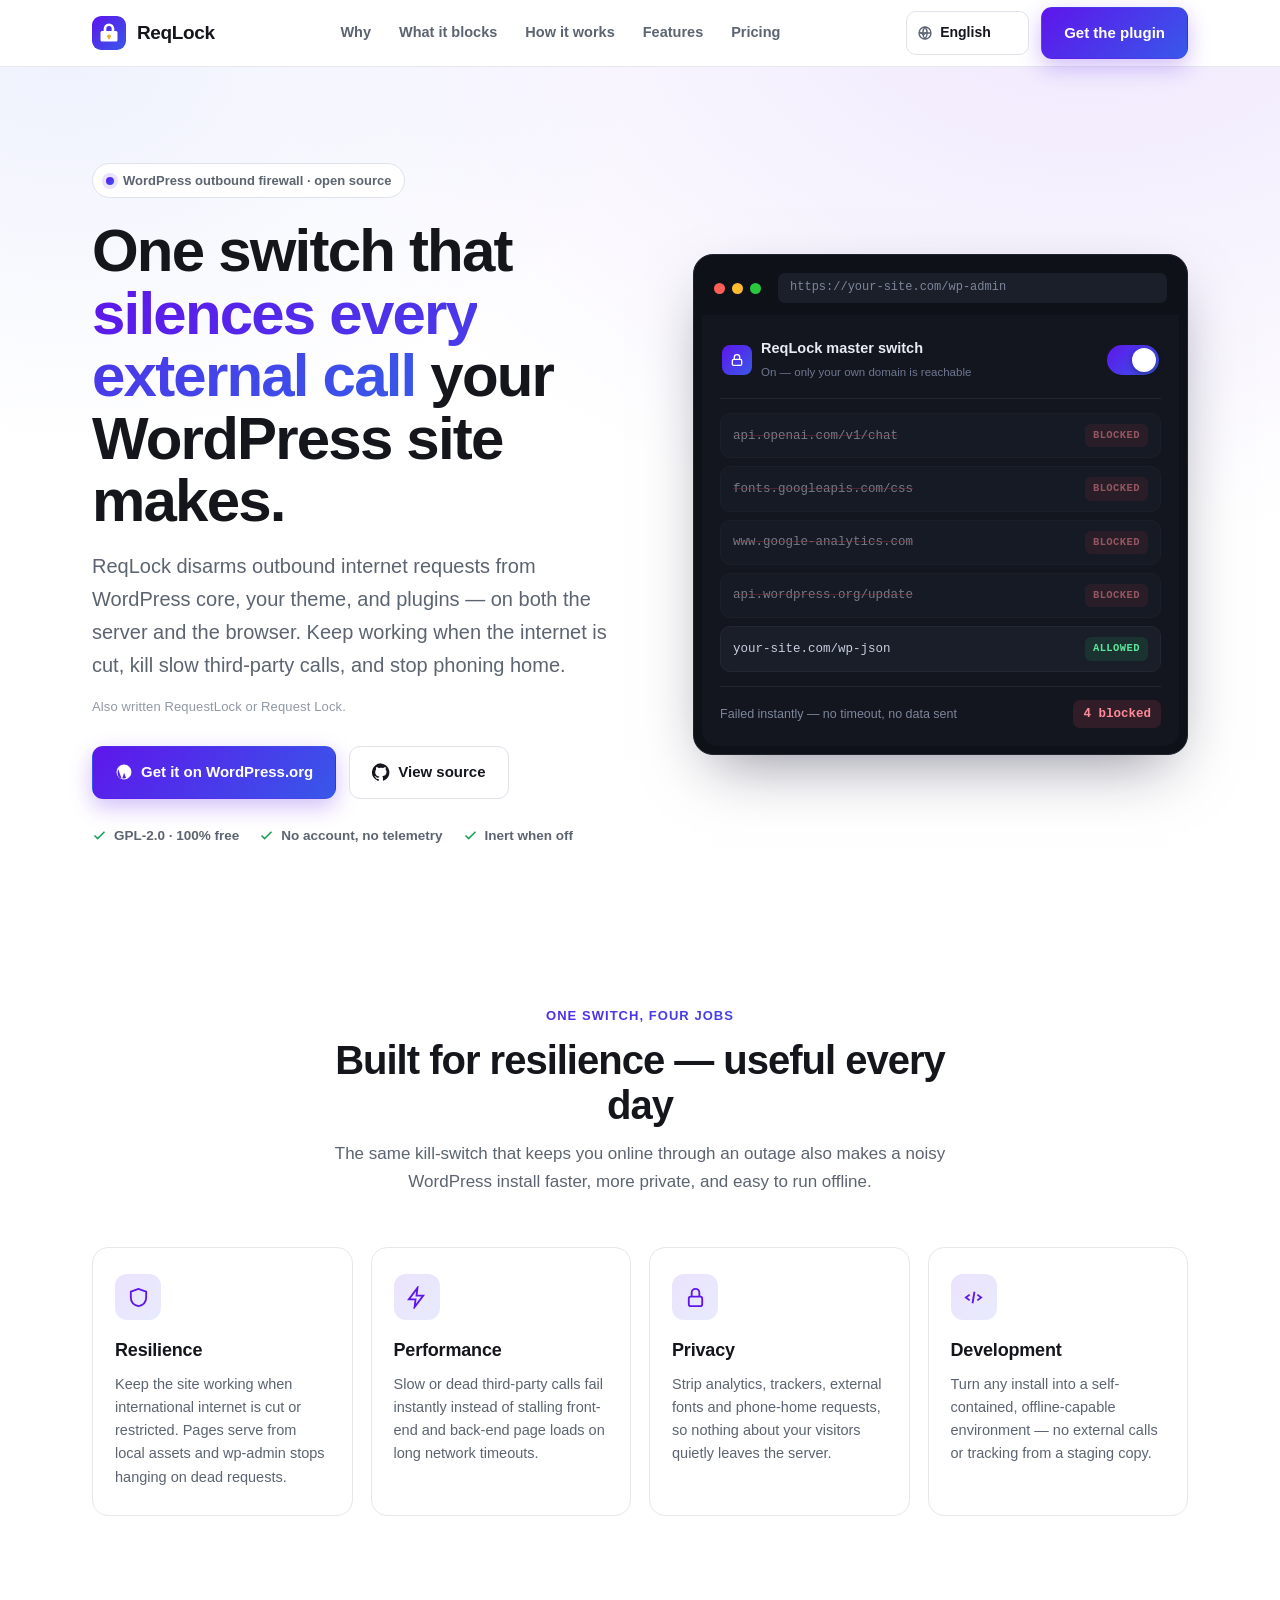
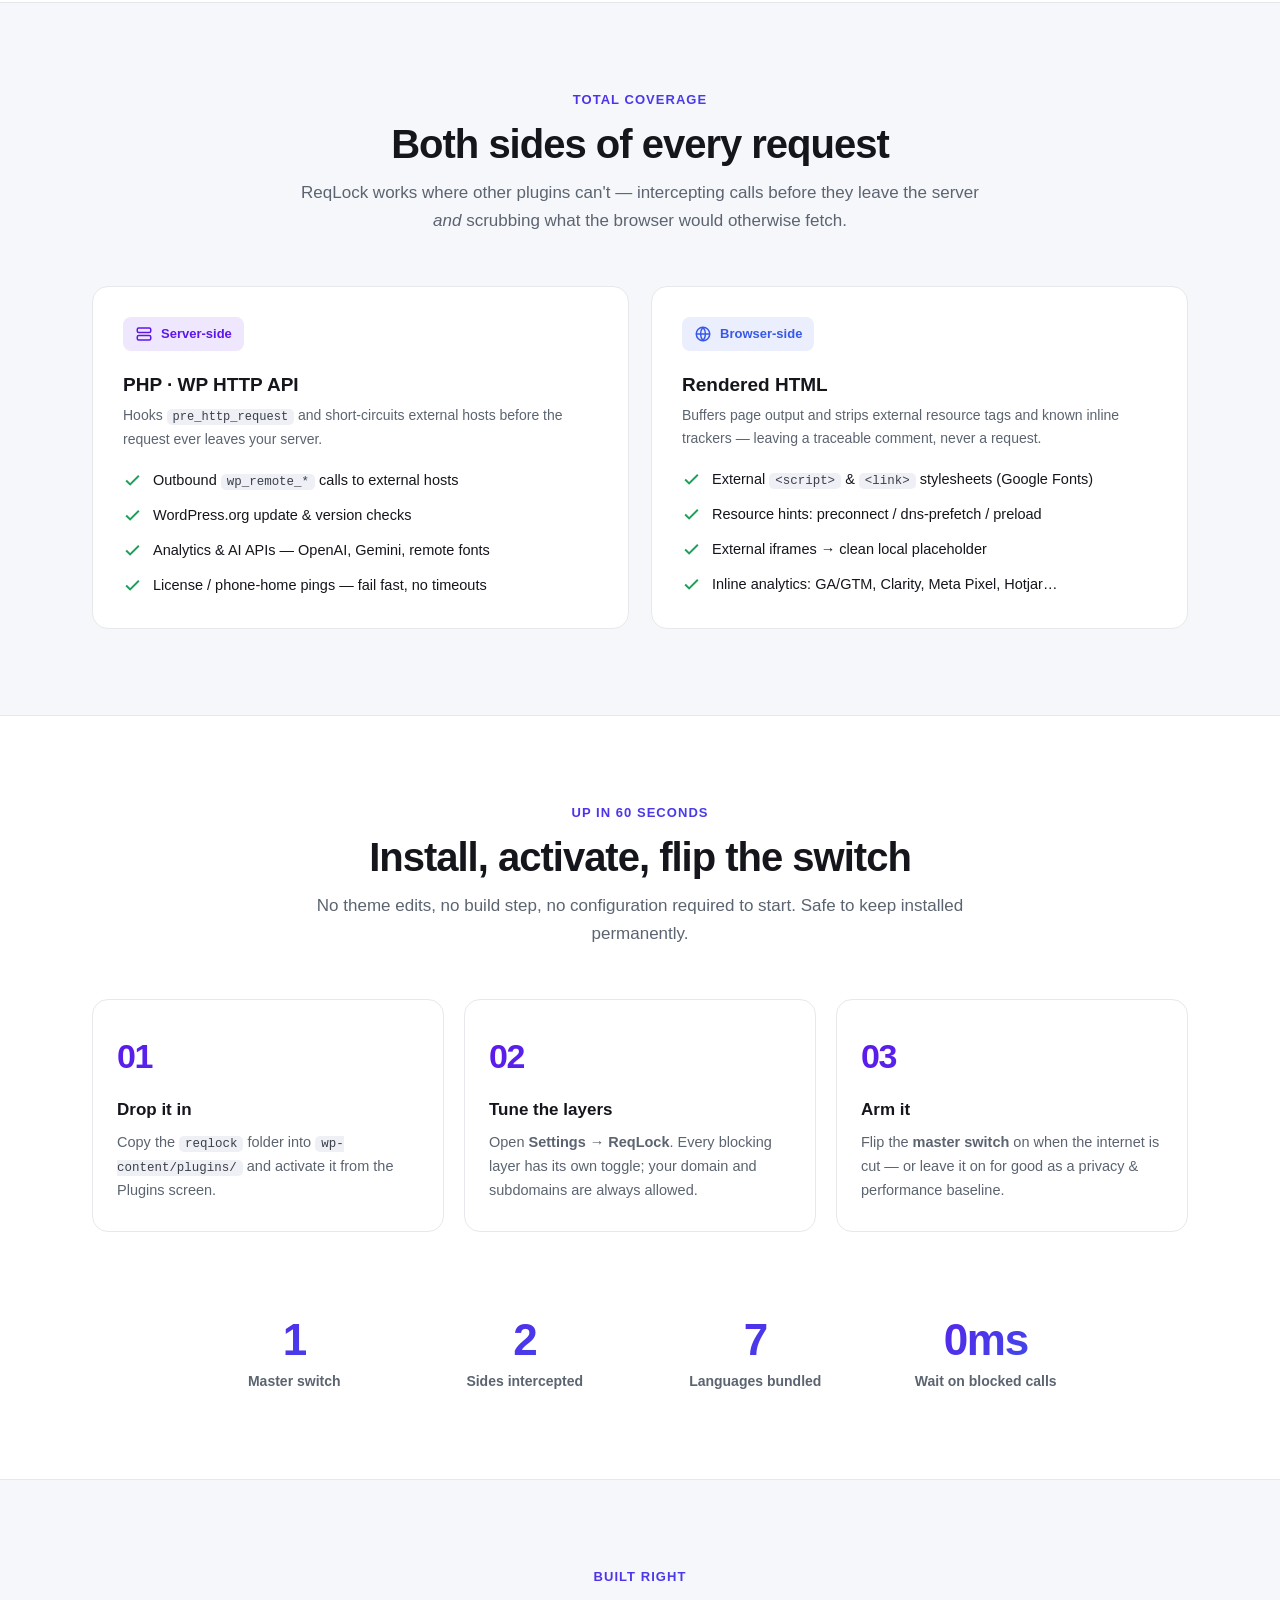
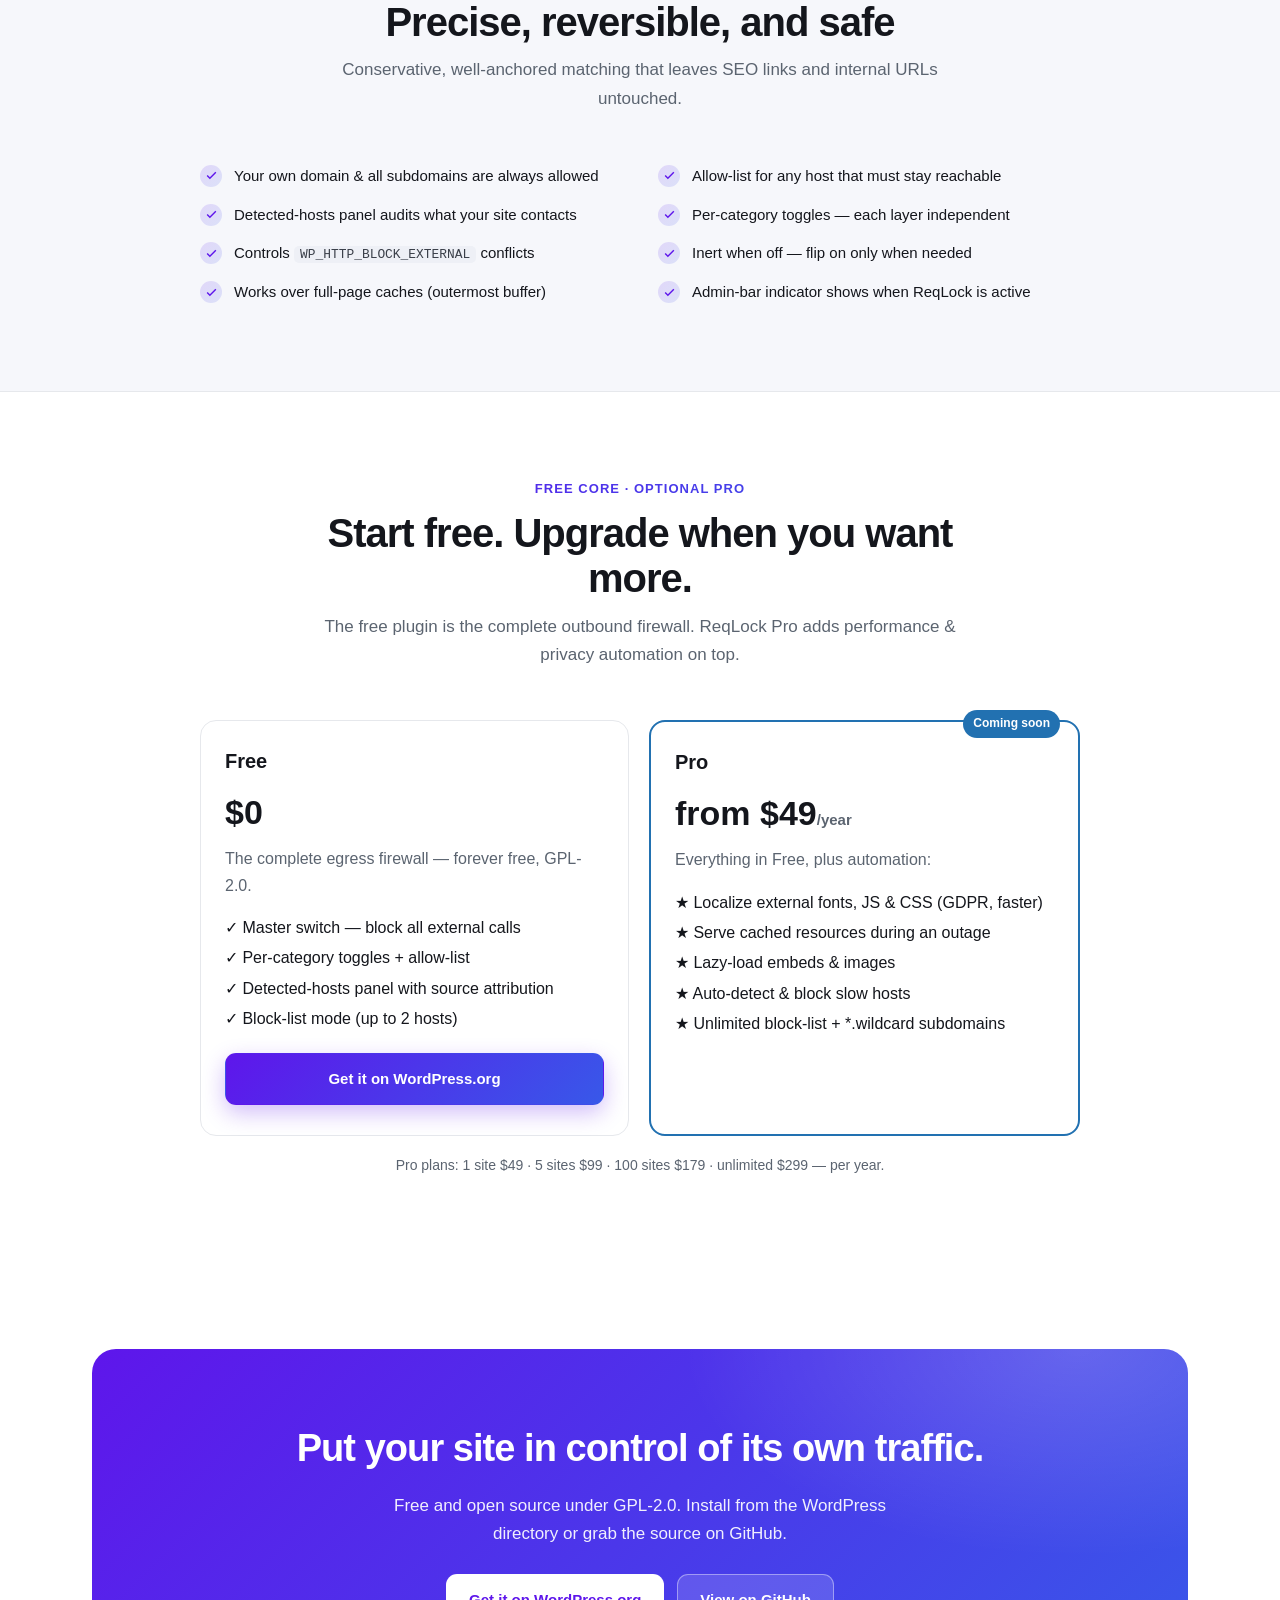
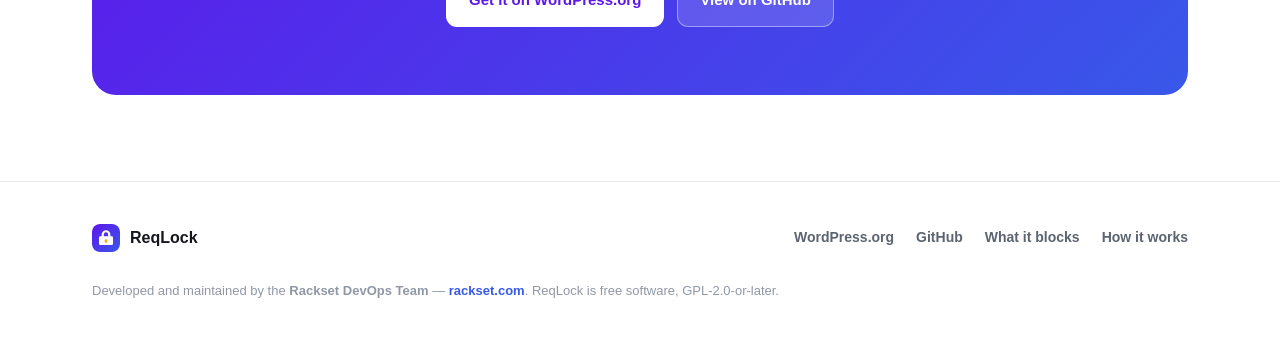
<file: landing/site/index.html>
<!DOCTYPE html>
<html lang="en" dir="ltr">
<head>
<meta charset="UTF-8" />
<meta name="viewport" content="width=device-width, initial-scale=1.0" />
<title>ReqLock — An outbound firewall for WordPress</title>
<meta name="description" content="ReqLock is a master kill-switch WordPress plugin that disarms external internet calls from core, themes and plugins — for resilience, performance, privacy and offline development. One switch, fully reversible." />
<meta name="theme-color" content="#5e16eb" />
<!-- This page makes ZERO external requests — exactly what ReqLock does. System fonts, inline SVG, inline i18n, no CDN. -->
<link rel="icon" href="data:image/svg+xml,<svg xmlns='http://www.w3.org/2000/svg' viewBox='0 0 64 64'><defs><linearGradient id='g' x1='0' y1='0' x2='1' y2='1'><stop offset='0' stop-color='%235e16eb'/><stop offset='1' stop-color='%233858e9'/></linearGradient></defs><rect width='64' height='64' rx='14' fill='url(%23g)'/><path d='M22 28v-4a10 10 0 0 1 20 0v4h3a3 3 0 0 1 3 3v14a3 3 0 0 1-3 3H19a3 3 0 0 1-3-3V31a3 3 0 0 1 3-3h3zm5 0h10v-4a5 5 0 0 0-10 0v4z' fill='%23fff'/><circle cx='32' cy='38' r='3.4' fill='%23f4a91e'/><rect x='30.4' y='38' width='3.2' height='6' rx='1.6' fill='%23f4a91e'/></svg>" />
<style>
  :root{
    --purple:#5e16eb; --blue:#3858e9; --amber:#f4a91e;
    --ink:#14161c; --muted:#5b6470; --soft:#f6f7fb; --soft2:#eef0f6;
    --line:#e6e8ec; --line2:#dfe2ea; --white:#fff;
    --grad:linear-gradient(135deg,var(--purple),var(--blue));
    --radius:16px; --maxw:1140px;
    --green:#1e9e5a; --red:#e2465b;
  }
  *{box-sizing:border-box;margin:0;padding:0}
  html{scroll-behavior:smooth}
  body{
    font:16px/1.65 -apple-system,BlinkMacSystemFont,"Segoe UI",Roboto,"Helvetica Neue",Arial,"Noto Sans","Noto Sans Arabic",Tahoma,sans-serif;
    color:var(--ink);background:var(--white);-webkit-font-smoothing:antialiased;
  }
  a{color:inherit;text-decoration:none}
  .wrap{max-width:var(--maxw);margin:0 auto;padding:0 22px}
  .grad-text{background:var(--grad);-webkit-background-clip:text;background-clip:text;-webkit-text-fill-color:transparent}

  .btn{display:inline-flex;align-items:center;gap:8px;padding:13px 22px;border-radius:11px;font-weight:700;font-size:15px;border:1.5px solid transparent;transition:transform .15s ease,box-shadow .15s ease,background .15s ease;cursor:pointer;white-space:nowrap}
  .btn:hover{transform:translateY(-2px)}
  .btn-primary{background:var(--grad);color:#fff;box-shadow:0 8px 22px rgba(94,22,235,.28)}
  .btn-primary:hover{box-shadow:0 12px 28px rgba(94,22,235,.36)}
  .btn-ghost{background:#fff;color:var(--ink);border-color:var(--line2)}
  .btn-ghost:hover{border-color:var(--purple);color:var(--purple)}
  .btn-light{background:rgba(255,255,255,.14);color:#fff;border-color:rgba(255,255,255,.4)}
  .btn-light:hover{background:rgba(255,255,255,.22)}
  .btn-solid-light{background:#fff;color:var(--purple)}
  .ico{width:18px;height:18px;flex:none}

  header.nav{position:sticky;top:0;z-index:50;background:rgba(255,255,255,.82);backdrop-filter:saturate(160%) blur(12px);border-bottom:1px solid var(--line)}
  .nav-in{display:flex;align-items:center;justify-content:space-between;height:66px;gap:16px}
  .brand{display:flex;align-items:center;gap:11px;font-weight:800;font-size:19px;letter-spacing:-.02em}
  .brand .logo{width:34px;height:34px;border-radius:9px;flex:none}
  .nav-links{display:flex;align-items:center;gap:28px}
  .nav-links a.lnk{color:var(--muted);font-weight:600;font-size:14.5px}
  .nav-links a.lnk:hover{color:var(--ink)}
  .nav-cta{display:flex;align-items:center;gap:12px}

  /* Language switcher */
  .lang{position:relative;display:inline-flex;align-items:center}
  .lang svg{position:absolute;left:11px;width:16px;height:16px;color:var(--muted);pointer-events:none}
  .lang select{appearance:none;-webkit-appearance:none;background:#fff;border:1.5px solid var(--line2);color:var(--ink);font:inherit;font-weight:600;font-size:14px;padding:9px 30px 9px 33px;border-radius:10px;cursor:pointer;transition:border-color .15s}
  .lang select:hover{border-color:var(--purple)}
  .lang .chev{position:absolute;right:11px;width:13px;height:13px;color:var(--muted);pointer-events:none}
  [dir=rtl] .lang svg{left:auto;right:11px}
  [dir=rtl] .lang select{padding:9px 33px 9px 30px}
  [dir=rtl] .lang .chev{right:auto;left:11px}

  @media(max-width:980px){.nav-links a.lnk{display:none}}
  @media(max-width:560px){.brand span.bt{display:none}.btn.nav-get{display:none}}

  .hero{position:relative;overflow:hidden;background:
    radial-gradient(120% 120% at 85% -10%,rgba(94,22,235,.10),transparent 55%),
    radial-gradient(90% 90% at 5% 0%,rgba(56,88,233,.08),transparent 50%);
    padding:clamp(48px,8vw,96px) 0 clamp(40px,6vw,72px)}
  .hero-grid{display:grid;grid-template-columns:1.05fr .95fr;gap:54px;align-items:center}
  .eyebrow{display:inline-flex;align-items:center;gap:9px;background:#fff;border:1px solid var(--line2);color:var(--muted);font-weight:600;font-size:13px;padding:6px 13px;border-radius:999px;margin-bottom:22px}
  .eyebrow .dot{width:8px;height:8px;border-radius:50%;background:var(--grad);box-shadow:0 0 0 4px rgba(94,22,235,.12)}
  .hero h1{font-size:clamp(38px,5.4vw,60px);line-height:1.04;letter-spacing:-.03em;font-weight:850;margin-bottom:18px}
  .hero p.sub{font-size:clamp(17px,2vw,20px);color:var(--muted);max-width:560px;margin-bottom:14px}
  .hero .alt{font-size:13px;color:#9098a6;letter-spacing:.01em;margin-bottom:28px}
  .hero .alt b{color:var(--muted);font-weight:600}
  .hero-btns{display:flex;gap:13px;flex-wrap:wrap;margin-bottom:26px}
  .trust{display:flex;gap:20px;flex-wrap:wrap;color:var(--muted);font-size:13.5px;font-weight:600}
  .trust span.t{display:inline-flex;align-items:center;gap:7px}
  .trust svg{width:15px;height:15px;color:var(--green)}
  @media(max-width:880px){.hero-grid{grid-template-columns:1fr;gap:40px}}

  .demo{background:#0f1118;border-radius:20px;padding:6px;box-shadow:0 24px 60px -20px rgba(20,18,48,.5);border:1px solid #20242f}
  .demo-bar{display:flex;align-items:center;gap:7px;padding:12px 14px}
  .demo-bar .d{width:11px;height:11px;border-radius:50%}
  .demo-bar .d.r{background:#ff5f57}.demo-bar .d.y{background:#febc2e}.demo-bar .d.g{background:#28c840}
  .demo-bar .url{margin-left:10px;background:#1b1f2a;color:#7d869b;font-size:12px;padding:5px 12px;border-radius:7px;flex:1;font-family:ui-monospace,SFMono-Regular,Menlo,monospace}
  .demo-body{background:#13161f;border-radius:0 0 15px 15px;padding:18px;margin:0 2px 2px}
  .switch-row{display:flex;align-items:center;justify-content:space-between;gap:14px;padding:4px 2px 16px;border-bottom:1px solid #232733;margin-bottom:14px}
  .switch-row .lbl{color:#e8ebf2;font-weight:700;font-size:14.5px;display:flex;align-items:center;gap:9px}
  .switch-row .lbl small{display:block;color:#6f7891;font-weight:500;font-size:11.5px;margin-top:2px}
  .switch-row .lbl .lk{width:30px;height:30px;border-radius:8px;background:var(--grad);display:grid;place-items:center;flex:none}
  .switch-row .lbl .lk svg{width:16px;height:16px;color:#fff}
  .toggle{position:relative;width:52px;height:30px;flex:none;cursor:pointer}
  .toggle input{position:absolute;opacity:0;width:100%;height:100%;margin:0;cursor:pointer;z-index:2}
  .toggle .track{position:absolute;inset:0;background:#2a2f3d;border-radius:999px;transition:background .25s}
  .toggle .knob{position:absolute;top:3px;left:3px;width:24px;height:24px;background:#fff;border-radius:50%;transition:transform .25s;box-shadow:0 2px 6px rgba(0,0,0,.4)}
  .toggle input:checked ~ .track{background:linear-gradient(135deg,var(--purple),var(--blue))}
  .toggle input:checked ~ .knob{transform:translateX(22px)}
  .reqs{list-style:none;display:flex;flex-direction:column;gap:8px}
  .req{display:flex;align-items:center;gap:11px;background:#1a1e29;border:1px solid #232733;border-radius:10px;padding:10px 12px;font-family:ui-monospace,SFMono-Regular,Menlo,monospace;font-size:12.5px;transition:opacity .3s,border-color .3s}
  .req .host{color:#c7cede;flex:1;overflow:hidden;text-overflow:ellipsis;white-space:nowrap}
  .req .tag{font-weight:700;font-size:10.5px;letter-spacing:.04em;padding:3px 8px;border-radius:6px;flex:none;font-family:inherit}
  .req .tag.allow{color:#5ce69a;background:rgba(30,158,90,.16)}
  .req .tag.block{color:#ff8a98;background:rgba(226,70,91,.16)}
  .req .tag.pending{color:#febc2e;background:rgba(254,188,46,.14)}
  .req svg{width:16px;height:16px;flex:none}
  .demo.armed .req.ext{opacity:.55}
  .demo.armed .req.ext .host{text-decoration:line-through;text-decoration-color:#e2465b80}
  .demo-foot{display:flex;align-items:center;justify-content:space-between;margin-top:14px;padding-top:13px;border-top:1px solid #232733;font-size:12.5px;color:#7d869b}
  .count-pill{font-family:ui-monospace,monospace;font-weight:700;color:#ff8a98;background:rgba(226,70,91,.14);padding:4px 10px;border-radius:7px;transition:color .3s,background .3s}
  .demo:not(.armed) .count-pill{color:#5ce69a;background:rgba(30,158,90,.14)}

  section{padding:clamp(54px,7vw,86px) 0}
  .sec-head{text-align:center;max-width:680px;margin:0 auto clamp(34px,4vw,52px)}
  .kicker{font-weight:700;font-size:13px;letter-spacing:.08em;text-transform:uppercase;margin-bottom:12px}
  .sec-head h2{font-size:clamp(28px,3.6vw,40px);line-height:1.12;letter-spacing:-.025em;font-weight:850;margin-bottom:12px}
  .sec-head p{color:var(--muted);font-size:17px}

  .jobs{display:grid;grid-template-columns:repeat(4,1fr);gap:18px}
  .job{background:var(--white);border:1px solid var(--line);border-radius:var(--radius);padding:26px 22px;transition:border-color .2s,transform .2s,box-shadow .2s}
  .job:hover{border-color:#cfc2f5;transform:translateY(-4px);box-shadow:0 16px 36px -16px rgba(94,22,235,.3)}
  .job .ji{width:46px;height:46px;border-radius:12px;display:grid;place-items:center;margin-bottom:16px;background:linear-gradient(135deg,rgba(94,22,235,.12),rgba(56,88,233,.12))}
  .job .ji svg{width:23px;height:23px;color:var(--purple)}
  .job h3{font-size:18px;margin-bottom:7px;letter-spacing:-.01em}
  .job p{color:var(--muted);font-size:14.5px;line-height:1.6}
  @media(max-width:920px){.jobs{grid-template-columns:repeat(2,1fr)}}
  @media(max-width:520px){.jobs{grid-template-columns:1fr}}

  .blocks-wrap{background:var(--soft);border-top:1px solid var(--line);border-bottom:1px solid var(--line)}
  .blocks{display:grid;grid-template-columns:1fr 1fr;gap:22px}
  .bcol{background:#fff;border:1px solid var(--line);border-radius:var(--radius);padding:30px}
  .bcol .badge{display:inline-flex;align-items:center;gap:8px;font-weight:700;font-size:13px;padding:6px 12px;border-radius:8px;margin-bottom:18px}
  .bcol.server .badge{color:var(--purple);background:rgba(94,22,235,.1)}
  .bcol.browser .badge{color:var(--blue);background:rgba(56,88,233,.1)}
  .bcol h3{font-size:19px;margin-bottom:4px}
  .bcol .desc{color:var(--muted);font-size:14px;margin-bottom:18px}
  .blist{list-style:none;display:flex;flex-direction:column;gap:11px}
  .blist li{display:flex;gap:11px;align-items:flex-start;font-size:14.5px;color:var(--ink)}
  .blist li svg{width:19px;height:19px;flex:none;margin-top:2px;color:var(--green)}
  code{background:var(--soft2);border-radius:5px;padding:1px 6px;font-size:.86em;font-family:ui-monospace,monospace;color:#3a3f49}
  @media(max-width:760px){.blocks{grid-template-columns:1fr}}

  .steps{display:grid;grid-template-columns:repeat(3,1fr);gap:20px;counter-reset:s}
  .step{position:relative;padding:28px 24px;border:1px solid var(--line);border-radius:var(--radius);background:#fff}
  .step::before{counter-increment:s;content:"0" counter(s);font-weight:850;font-size:34px;letter-spacing:-.04em;background:var(--grad);-webkit-background-clip:text;background-clip:text;-webkit-text-fill-color:transparent;display:block;margin-bottom:12px}
  .step h3{font-size:17px;margin-bottom:7px}
  .step p{color:var(--muted);font-size:14.5px}
  @media(max-width:760px){.steps{grid-template-columns:1fr}}

  .feat{display:grid;grid-template-columns:repeat(2,1fr);gap:14px 36px;max-width:880px;margin:0 auto}
  .feat li{list-style:none;display:flex;gap:12px;align-items:flex-start;font-size:15px}
  .feat li .ck{width:22px;height:22px;border-radius:50%;background:linear-gradient(135deg,rgba(94,22,235,.14),rgba(56,88,233,.14));display:grid;place-items:center;flex:none;margin-top:1px}
  .feat li .ck svg{width:13px;height:13px;color:var(--purple)}
  @media(max-width:640px){.feat{grid-template-columns:1fr}}

  .stats{display:grid;grid-template-columns:repeat(4,1fr);gap:22px;text-align:center;max-width:900px;margin:0 auto}
  .stat .n{font-size:clamp(30px,4vw,44px);font-weight:850;letter-spacing:-.03em;line-height:1;background:var(--grad);-webkit-background-clip:text;background-clip:text;-webkit-text-fill-color:transparent}
  .stat .l{color:var(--muted);font-size:14px;margin-top:8px;font-weight:600}
  @media(max-width:620px){.stats{grid-template-columns:repeat(2,1fr);gap:30px 22px}}

  .cta-band{position:relative;overflow:hidden;background:var(--grad);border-radius:24px;padding:clamp(44px,6vw,68px);text-align:center;color:#fff}
  .cta-band::after{content:"";position:absolute;inset:0;background:radial-gradient(60% 100% at 90% 0,rgba(255,255,255,.18),transparent 60%);pointer-events:none}
  .cta-band h2{font-size:clamp(26px,3.4vw,38px);letter-spacing:-.025em;margin-bottom:12px;position:relative}
  .cta-band p{font-size:17px;opacity:.92;max-width:520px;margin:0 auto 26px;position:relative}
  .cta-band .hero-btns{justify-content:center;position:relative;margin:0}

  footer{border-top:1px solid var(--line);padding:42px 0 48px;color:var(--muted)}
  .foot-in{display:flex;align-items:center;justify-content:space-between;gap:20px;flex-wrap:wrap}
  .foot-brand{display:flex;align-items:center;gap:10px;font-weight:800;color:var(--ink)}
  .foot-brand .logo{width:28px;height:28px;border-radius:8px}
  .foot-links{display:flex;gap:22px;font-size:14px;font-weight:600}
  .foot-links a:hover{color:var(--purple)}
  .foot-note{width:100%;font-size:13px;color:#9098a6;padding-top:8px}
  .foot-note a{color:var(--blue);font-weight:600}

  /* RTL niceties */
  [dir=rtl] .demo-bar .url{margin-left:0;margin-right:10px}
  [dir=rtl]{letter-spacing:0}
  [dir=rtl] .hero h1,[dir=rtl] .sec-head h2{letter-spacing:0}
</style>
  <meta name="robots" content="index,follow,max-image-preview:large,max-snippet:-1" />
  <link rel="canonical" href="https://reqlock.com/" />
  <link rel="alternate" hreflang="x-default" href="https://reqlock.com/" />
  <link rel="alternate" hreflang="en" href="https://reqlock.com/" />
  <link rel="alternate" hreflang="de" href="https://reqlock.com/de/" />
  <link rel="alternate" hreflang="es" href="https://reqlock.com/es/" />
  <link rel="alternate" hreflang="fr" href="https://reqlock.com/fr/" />
  <link rel="alternate" hreflang="fa" href="https://reqlock.com/fa/" />
  <link rel="alternate" hreflang="ja" href="https://reqlock.com/ja/" />
  <link rel="alternate" hreflang="zh-Hans" href="https://reqlock.com/zh/" />
  <meta property="og:type" content="website" />
  <meta property="og:site_name" content="ReqLock" />
  <meta property="og:title" content="ReqLock — An outbound firewall for WordPress" />
  <meta property="og:description" content="ReqLock is a master kill-switch WordPress plugin that disarms external internet calls from core, themes and plugins — for resilience, performance, privacy and offline development. One switch, fully reversible." />
  <meta property="og:url" content="https://reqlock.com/" />
  <meta property="og:image" content="https://reqlock.com/og.png" />
  <meta property="og:image:width" content="1544" />
  <meta property="og:image:height" content="500" />
  <meta property="og:locale" content="en_US" />
  <meta property="og:locale:alternate" content="de_DE" />
  <meta property="og:locale:alternate" content="es_ES" />
  <meta property="og:locale:alternate" content="fr_FR" />
  <meta property="og:locale:alternate" content="fa_IR" />
  <meta property="og:locale:alternate" content="ja_JP" />
  <meta property="og:locale:alternate" content="zh_CN" />
  <meta name="twitter:card" content="summary_large_image" />
  <meta name="twitter:title" content="ReqLock — An outbound firewall for WordPress" />
  <meta name="twitter:description" content="ReqLock is a master kill-switch WordPress plugin that disarms external internet calls from core, themes and plugins — for resilience, performance, privacy and offline development. One switch, fully reversible." />
  <meta name="twitter:image" content="https://reqlock.com/og.png" />
  <script type="application/ld+json">{"@context": "https://schema.org", "@type": "SoftwareApplication", "name": "ReqLock", "description": "ReqLock is a master kill-switch WordPress plugin that disarms external internet calls from core, themes and plugins — for resilience, performance, privacy and offline development. One switch, fully reversible.", "applicationCategory": "SecurityApplication", "operatingSystem": "WordPress", "url": "https://reqlock.com/", "inLanguage": "en", "image": "https://reqlock.com/og.png", "softwareLicense": "GPL-2.0-or-later", "isAccessibleForFree": true, "offers": {"@type": "Offer", "price": "0", "priceCurrency": "USD"}, "author": {"@type": "Organization", "name": "Rackset DevOps Team", "url": "https://rackset.com/"}, "downloadUrl": "https://wordpress.org/plugins/reqlock/"}</script>
</head>
<body>

<header class="nav">
  <div class="wrap nav-in">
    <a href="#top" class="brand">
      <svg class="logo" viewBox="0 0 64 64" aria-hidden="true"><defs><linearGradient id="lg" x1="0" y1="0" x2="1" y2="1"><stop offset="0" stop-color="#5e16eb"/><stop offset="1" stop-color="#3858e9"/></linearGradient></defs><rect width="64" height="64" rx="14" fill="url(#lg)"/><path d="M22 28v-4a10 10 0 0 1 20 0v4h3a3 3 0 0 1 3 3v14a3 3 0 0 1-3 3H19a3 3 0 0 1-3-3V31a3 3 0 0 1 3-3h3zm5 0h10v-4a5 5 0 0 0-10 0v4z" fill="#fff"/><circle cx="32" cy="38" r="3.4" fill="#f4a91e"/><rect x="30.4" y="38" width="3.2" height="6" rx="1.6" fill="#f4a91e"/></svg>
      <span class="bt">ReqLock</span>
    </a>
    <nav class="nav-links">
      <a class="lnk" href="#why" data-i18n="nav.why">Why</a>
      <a class="lnk" href="#blocks" data-i18n="nav.blocks">What it blocks</a>
      <a class="lnk" href="#how" data-i18n="nav.how">How it works</a>
      <a class="lnk" href="#features" data-i18n="nav.features">Features</a>
      <a class="lnk" href="#pricing" data-i18n="nav.pricing">Pricing</a>
    </nav>
    <div class="nav-cta">
      <span class="lang">
        <svg viewBox="0 0 24 24" fill="none" stroke="currentColor" stroke-width="2" aria-hidden="true"><circle cx="12" cy="12" r="9"/><path d="M3 12h18M12 3a14 14 0 0 1 0 18M12 3a14 14 0 0 0 0 18"/></svg>
        <select id="lang" aria-label="Language"></select>
        <svg class="chev" viewBox="0 0 24 24" fill="none" stroke="currentColor" stroke-width="2.5" aria-hidden="true"><path d="m6 9 6 6 6-6"/></svg>
      </span>
      <a class="btn btn-primary nav-get" href="https://wordpress.org/plugins/reqlock/"><span data-i18n="nav.getplugin">Get the plugin</span></a>
    </div>
  </div>
</header>

<a id="top"></a>

<section class="hero">
  <div class="wrap hero-grid">
    <div class="hero-copy">
      <span class="eyebrow"><span class="dot"></span> <span data-i18n="hero.eyebrow">WordPress outbound firewall · open source</span></span>
      <h1 data-i18n="hero.h1">One switch that <span class="grad-text">silences every external call</span> your WordPress site makes.</h1>
      <p class="sub" data-i18n="hero.sub">ReqLock disarms outbound internet requests from WordPress core, your theme, and plugins — on both the server and the browser. Keep working when the internet is cut, kill slow third-party calls, and stop phoning home.</p>
      <p class="alt"><span data-i18n="hero.altlabel">Also written RequestLock or Request Lock.</span></p>
      <div class="hero-btns">
        <a class="btn btn-primary" href="https://wordpress.org/plugins/reqlock/">
          <svg class="ico" viewBox="0 0 24 24" fill="currentColor" aria-hidden="true"><path d="M12 2a10 10 0 1 0 0 20 10 10 0 0 0 0-20Zm-8.5 10a8.5 8.5 0 0 1 .8-3.6l4.6 12.6A8.5 8.5 0 0 1 3.5 12Zm8.5 8.5c-.8 0-1.6-.1-2.3-.3l2.5-7.2 2.5 6.9.1.1a8.5 8.5 0 0 1-2.8.5Zm1.2-12.5c.5 0 1-.1 1-.1.4 0 .4.7-.1.7 0 0-.5.1-1 .1l3 9 1.8-6c.4-1.3 0-2.2-.4-2.9-.3-.6-.7-1-.7-1.6 0-.7.6-1.4 1.4-1.4h.1A8.5 8.5 0 0 0 7.7 4.2c.2 0 .4 0 .5.1.8 0 2-.1 2-.1.5 0 .5.7 0 .7 0 0-.5.1-1 .1l3 8.8 1-3c.4-1.1-.1-1.9-.3-2.4Z"/></svg>
          <span data-i18n="hero.cta1">Get it on WordPress.org</span>
        </a>
        <a class="btn btn-ghost" href="https://github.com/rackset/reqlock">
          <svg class="ico" viewBox="0 0 24 24" fill="currentColor" aria-hidden="true"><path d="M12 .5a12 12 0 0 0-3.8 23.4c.6.1.8-.3.8-.6v-2c-3.3.7-4-1.6-4-1.6-.6-1.4-1.3-1.8-1.3-1.8-1.1-.7 0-.7 0-.7 1.2.1 1.8 1.2 1.8 1.2 1.1 1.8 2.8 1.3 3.5 1 .1-.8.4-1.3.8-1.6-2.7-.3-5.5-1.3-5.5-5.9 0-1.3.5-2.4 1.2-3.2 0-.3-.5-1.5.2-3.2 0 0 1-.3 3.3 1.2a11.5 11.5 0 0 1 6 0C17 5 18 5.3 18 5.3c.7 1.7.2 2.9.1 3.2.8.8 1.2 1.9 1.2 3.2 0 4.6-2.8 5.6-5.5 5.9.4.4.8 1.1.8 2.2v3.3c0 .3.2.7.8.6A12 12 0 0 0 12 .5Z"/></svg>
          <span data-i18n="hero.cta2">View source</span>
        </a>
      </div>
      <div class="trust">
        <span class="t"><svg viewBox="0 0 24 24" fill="none" stroke="currentColor" stroke-width="2.5"><path d="M20 6 9 17l-5-5"/></svg> <span data-i18n="hero.trust1">GPL-2.0 · 100% free</span></span>
        <span class="t"><svg viewBox="0 0 24 24" fill="none" stroke="currentColor" stroke-width="2.5"><path d="M20 6 9 17l-5-5"/></svg> <span data-i18n="hero.trust2">No account, no telemetry</span></span>
        <span class="t"><svg viewBox="0 0 24 24" fill="none" stroke="currentColor" stroke-width="2.5"><path d="M20 6 9 17l-5-5"/></svg> <span data-i18n="hero.trust3">Inert when off</span></span>
      </div>
    </div>

    <div class="demo" id="demo" dir="ltr" aria-label="Interactive ReqLock demo">
      <div class="demo-bar">
        <span class="d r"></span><span class="d y"></span><span class="d g"></span>
        <span class="url">https://your-site.com/wp-admin</span>
      </div>
      <div class="demo-body">
        <div class="switch-row">
          <span class="lbl">
            <span class="lk"><svg viewBox="0 0 24 24" fill="none" stroke="currentColor" stroke-width="2"><rect x="5" y="11" width="14" height="9" rx="2"/><path d="M8 11V8a4 4 0 0 1 8 0v3"/></svg></span>
            <span><span data-i18n="demo.master">ReqLock master switch</span><small id="state-txt">Off — site reaches the internet freely</small></span>
          </span>
          <label class="toggle" title="Toggle ReqLock">
            <input type="checkbox" id="master" aria-label="ReqLock master switch">
            <span class="track"></span><span class="knob"></span>
          </label>
        </div>
        <ul class="reqs" id="reqs">
          <li class="req ext" data-ext="1"><span class="host">api.openai.com/v1/chat</span><span class="tag pending">sent</span></li>
          <li class="req ext" data-ext="1"><span class="host">fonts.googleapis.com/css</span><span class="tag pending">sent</span></li>
          <li class="req ext" data-ext="1"><span class="host">www.google-analytics.com</span><span class="tag pending">sent</span></li>
          <li class="req ext" data-ext="1"><span class="host">api.wordpress.org/update</span><span class="tag pending">sent</span></li>
          <li class="req"><span class="host">your-site.com/wp-json</span><span class="tag allow" data-i18n="demo.allowed">ALLOWED</span></li>
        </ul>
        <div class="demo-foot">
          <span id="foot-txt">Calls leaving the server</span>
          <span class="count-pill" id="count">0 blocked</span>
        </div>
      </div>
    </div>
  </div>
</section>

<section id="why">
  <div class="wrap">
    <div class="sec-head">
      <div class="kicker grad-text" data-i18n="why.kicker">One switch, four jobs</div>
      <h2 data-i18n="why.h2">Built for resilience — useful every day</h2>
      <p data-i18n="why.p">The same kill-switch that keeps you online through an outage also makes a noisy WordPress install faster, more private, and easy to run offline.</p>
    </div>
    <div class="jobs">
      <div class="job">
        <span class="ji"><svg viewBox="0 0 24 24" fill="none" stroke="currentColor" stroke-width="1.9"><path d="M12 3 4 6v6c0 5 3.5 8 8 9 4.5-1 8-4 8-9V6l-8-3Z"/></svg></span>
        <h3 data-i18n="job1.h">Resilience</h3>
        <p data-i18n="job1.p">Keep the site working when international internet is cut or restricted. Pages serve from local assets and wp-admin stops hanging on dead requests.</p>
      </div>
      <div class="job">
        <span class="ji"><svg viewBox="0 0 24 24" fill="none" stroke="currentColor" stroke-width="1.9"><path d="M13 2 4 14h7l-1 8 9-12h-7l1-8Z"/></svg></span>
        <h3 data-i18n="job2.h">Performance</h3>
        <p data-i18n="job2.p">Slow or dead third-party calls fail instantly instead of stalling front-end and back-end page loads on long network timeouts.</p>
      </div>
      <div class="job">
        <span class="ji"><svg viewBox="0 0 24 24" fill="none" stroke="currentColor" stroke-width="1.9"><rect x="5" y="11" width="14" height="10" rx="2"/><path d="M8 11V7a4 4 0 0 1 8 0v4"/></svg></span>
        <h3 data-i18n="job3.h">Privacy</h3>
        <p data-i18n="job3.p">Strip analytics, trackers, external fonts and phone-home requests, so nothing about your visitors quietly leaves the server.</p>
      </div>
      <div class="job">
        <span class="ji"><svg viewBox="0 0 24 24" fill="none" stroke="currentColor" stroke-width="1.9"><path d="m8 9-4 3 4 3"/><path d="m16 9 4 3-4 3"/><path d="m13 6-2 12"/></svg></span>
        <h3 data-i18n="job4.h">Development</h3>
        <p data-i18n="job4.p">Turn any install into a self-contained, offline-capable environment — no external calls or tracking from a staging copy.</p>
      </div>
    </div>
  </div>
</section>

<div class="blocks-wrap" id="blocks">
  <section>
    <div class="wrap">
      <div class="sec-head">
        <div class="kicker grad-text" data-i18n="blocks.kicker">Total coverage</div>
        <h2 data-i18n="blocks.h2">Both sides of every request</h2>
        <p data-i18n="blocks.p">ReqLock works where other plugins can't — intercepting calls before they leave the server <em>and</em> scrubbing what the browser would otherwise fetch.</p>
      </div>
      <div class="blocks">
        <div class="bcol server">
          <span class="badge"><svg class="ico" viewBox="0 0 24 24" fill="none" stroke="currentColor" stroke-width="2"><rect x="3" y="4" width="18" height="6" rx="2"/><rect x="3" y="14" width="18" height="6" rx="2"/><path d="M7 7h.01M7 17h.01"/></svg> <span data-i18n="blocks.server.badge">Server-side</span></span>
          <h3 data-i18n="blocks.server.h">PHP · WP HTTP API</h3>
          <p class="desc" data-i18n="blocks.server.desc">Hooks <code>pre_http_request</code> and short-circuits external hosts before the request ever leaves your server.</p>
          <ul class="blist">
            <li><svg viewBox="0 0 24 24" fill="none" stroke="currentColor" stroke-width="2.4"><path d="M20 6 9 17l-5-5"/></svg> <span data-i18n="blocks.server.li1">Outbound <code>wp_remote_*</code> calls to external hosts</span></li>
            <li><svg viewBox="0 0 24 24" fill="none" stroke="currentColor" stroke-width="2.4"><path d="M20 6 9 17l-5-5"/></svg> <span data-i18n="blocks.server.li2">WordPress.org update &amp; version checks</span></li>
            <li><svg viewBox="0 0 24 24" fill="none" stroke="currentColor" stroke-width="2.4"><path d="M20 6 9 17l-5-5"/></svg> <span data-i18n="blocks.server.li3">Analytics &amp; AI APIs — OpenAI, Gemini, remote fonts</span></li>
            <li><svg viewBox="0 0 24 24" fill="none" stroke="currentColor" stroke-width="2.4"><path d="M20 6 9 17l-5-5"/></svg> <span data-i18n="blocks.server.li4">License / phone-home pings — fail fast, no timeouts</span></li>
          </ul>
        </div>
        <div class="bcol browser">
          <span class="badge"><svg class="ico" viewBox="0 0 24 24" fill="none" stroke="currentColor" stroke-width="2"><circle cx="12" cy="12" r="9"/><path d="M3 12h18M12 3a14 14 0 0 1 0 18M12 3a14 14 0 0 0 0 18"/></svg> <span data-i18n="blocks.browser.badge">Browser-side</span></span>
          <h3 data-i18n="blocks.browser.h">Rendered HTML</h3>
          <p class="desc" data-i18n="blocks.browser.desc">Buffers page output and strips external resource tags and known inline trackers — leaving a traceable comment, never a request.</p>
          <ul class="blist">
            <li><svg viewBox="0 0 24 24" fill="none" stroke="currentColor" stroke-width="2.4"><path d="M20 6 9 17l-5-5"/></svg> <span data-i18n="blocks.browser.li1">External <code>&lt;script&gt;</code> &amp; <code>&lt;link&gt;</code> stylesheets (Google Fonts)</span></li>
            <li><svg viewBox="0 0 24 24" fill="none" stroke="currentColor" stroke-width="2.4"><path d="M20 6 9 17l-5-5"/></svg> <span data-i18n="blocks.browser.li2">Resource hints: preconnect / dns-prefetch / preload</span></li>
            <li><svg viewBox="0 0 24 24" fill="none" stroke="currentColor" stroke-width="2.4"><path d="M20 6 9 17l-5-5"/></svg> <span data-i18n="blocks.browser.li3">External iframes → clean local placeholder</span></li>
            <li><svg viewBox="0 0 24 24" fill="none" stroke="currentColor" stroke-width="2.4"><path d="M20 6 9 17l-5-5"/></svg> <span data-i18n="blocks.browser.li4">Inline analytics: GA/GTM, Clarity, Meta Pixel, Hotjar…</span></li>
          </ul>
        </div>
      </div>
    </div>
  </section>
</div>

<section id="how">
  <div class="wrap">
    <div class="sec-head">
      <div class="kicker grad-text" data-i18n="how.kicker">Up in 60 seconds</div>
      <h2 data-i18n="how.h2">Install, activate, flip the switch</h2>
      <p data-i18n="how.p">No theme edits, no build step, no configuration required to start. Safe to keep installed permanently.</p>
    </div>
    <div class="steps">
      <div class="step">
        <h3 data-i18n="step1.h">Drop it in</h3>
        <p data-i18n="step1.p">Copy the <code>reqlock</code> folder into <code>wp-content/plugins/</code> and activate it from the Plugins screen.</p>
      </div>
      <div class="step">
        <h3 data-i18n="step2.h">Tune the layers</h3>
        <p data-i18n="step2.p">Open <strong>Settings → ReqLock</strong>. Every blocking layer has its own toggle; your domain and subdomains are always allowed.</p>
      </div>
      <div class="step">
        <h3 data-i18n="step3.h">Arm it</h3>
        <p data-i18n="step3.p">Flip the <strong>master switch</strong> on when the internet is cut — or leave it on for good as a privacy &amp; performance baseline.</p>
      </div>
    </div>
  </div>
</section>

<section style="padding-top:0">
  <div class="wrap">
    <div class="stats">
      <div class="stat"><div class="n">1</div><div class="l" data-i18n="stat1.l">Master switch</div></div>
      <div class="stat"><div class="n">2</div><div class="l" data-i18n="stat2.l">Sides intercepted</div></div>
      <div class="stat"><div class="n">7</div><div class="l" data-i18n="stat3.l">Languages bundled</div></div>
      <div class="stat"><div class="n">0ms</div><div class="l" data-i18n="stat4.l">Wait on blocked calls</div></div>
    </div>
  </div>
</section>

<div class="blocks-wrap" id="features">
  <section>
    <div class="wrap">
      <div class="sec-head">
        <div class="kicker grad-text" data-i18n="feat.kicker">Built right</div>
        <h2 data-i18n="feat.h2">Precise, reversible, and safe</h2>
        <p data-i18n="feat.p">Conservative, well-anchored matching that leaves SEO links and internal URLs untouched.</p>
      </div>
      <ul class="feat">
        <li><span class="ck"><svg viewBox="0 0 24 24" fill="none" stroke="currentColor" stroke-width="2.6"><path d="M20 6 9 17l-5-5"/></svg></span> <span data-i18n="feat1">Your own domain &amp; all subdomains are always allowed</span></li>
        <li><span class="ck"><svg viewBox="0 0 24 24" fill="none" stroke="currentColor" stroke-width="2.6"><path d="M20 6 9 17l-5-5"/></svg></span> <span data-i18n="feat2">Allow-list for any host that must stay reachable</span></li>
        <li><span class="ck"><svg viewBox="0 0 24 24" fill="none" stroke="currentColor" stroke-width="2.6"><path d="M20 6 9 17l-5-5"/></svg></span> <span data-i18n="feat3">Detected-hosts panel audits what your site contacts</span></li>
        <li><span class="ck"><svg viewBox="0 0 24 24" fill="none" stroke="currentColor" stroke-width="2.6"><path d="M20 6 9 17l-5-5"/></svg></span> <span data-i18n="feat4">Per-category toggles — each layer independent</span></li>
        <li><span class="ck"><svg viewBox="0 0 24 24" fill="none" stroke="currentColor" stroke-width="2.6"><path d="M20 6 9 17l-5-5"/></svg></span> <span data-i18n="feat5">Controls <code>WP_HTTP_BLOCK_EXTERNAL</code> conflicts</span></li>
        <li><span class="ck"><svg viewBox="0 0 24 24" fill="none" stroke="currentColor" stroke-width="2.6"><path d="M20 6 9 17l-5-5"/></svg></span> <span data-i18n="feat6">Inert when off — flip on only when needed</span></li>
        <li><span class="ck"><svg viewBox="0 0 24 24" fill="none" stroke="currentColor" stroke-width="2.6"><path d="M20 6 9 17l-5-5"/></svg></span> <span data-i18n="feat7">Works over full-page caches (outermost buffer)</span></li>
        <li><span class="ck"><svg viewBox="0 0 24 24" fill="none" stroke="currentColor" stroke-width="2.6"><path d="M20 6 9 17l-5-5"/></svg></span> <span data-i18n="feat8">Admin-bar indicator shows when ReqLock is active</span></li>
      </ul>
    </div>
  </section>
</div>

<section id="pricing">
  <div class="wrap">
    <div class="sec-head">
      <div class="kicker grad-text" data-i18n="pricing.kicker">Free core · optional Pro</div>
      <h2 data-i18n="pricing.h2">Start free. Upgrade when you want more.</h2>
      <p data-i18n="pricing.p">The free plugin is the complete outbound firewall. ReqLock Pro adds performance &amp; privacy automation on top.</p>
    </div>
    <div style="display:flex;gap:20px;flex-wrap:wrap;align-items:stretch;max-width:880px;margin:0 auto">
      <div style="flex:1;min-width:260px;border:1px solid var(--line);border-radius:16px;padding:24px">
        <h3 style="margin:0 0 4px;font-size:20px" data-i18n="price.free.name">Free</h3>
        <div style="font-size:34px;font-weight:800;margin:6px 0"><span data-i18n="price.free.amt">$0</span></div>
        <p style="color:var(--muted);margin:0 0 14px" data-i18n="price.free.tag">The complete egress firewall — forever free, GPL-2.0.</p>
        <ul style="list-style:none;padding:0;margin:0 0 18px;line-height:1.9">
          <li data-i18n="price.free.f1">✓ Master switch — block all external calls</li>
          <li data-i18n="price.free.f2">✓ Per-category toggles + allow-list</li>
          <li data-i18n="price.free.f3">✓ Detected-hosts panel with source attribution</li>
          <li data-i18n="price.free.f4">✓ Block-list mode (up to 2 hosts)</li>
        </ul>
        <a class="btn btn-primary" href="https://wordpress.org/plugins/reqlock/" style="width:100%;justify-content:center" data-i18n="price.free.cta">Get it on WordPress.org</a>
      </div>
      <div style="flex:1;min-width:260px;border:2px solid #2271b1;border-radius:16px;padding:24px;position:relative">
        <div style="position:absolute;top:-12px;right:18px;background:#2271b1;color:#fff;font-size:12px;font-weight:700;padding:4px 10px;border-radius:999px" data-i18n="price.pro.badge">Coming soon</div>
        <h3 style="margin:0 0 4px;font-size:20px" data-i18n="price.pro.name">Pro</h3>
        <div style="font-size:34px;font-weight:800;margin:6px 0"><span data-i18n="price.pro.amt">from $49</span><small style="font-size:15px;font-weight:600;color:var(--muted)" data-i18n="price.pro.per">/year</small></div>
        <p style="color:var(--muted);margin:0 0 14px" data-i18n="price.pro.tag">Everything in Free, plus automation:</p>
        <ul style="list-style:none;padding:0;margin:0 0 18px;line-height:1.9">
          <li data-i18n="price.pro.f1">★ Localize external fonts, JS &amp; CSS (GDPR, faster)</li>
          <li data-i18n="price.pro.f2">★ Serve cached resources during an outage</li>
          <li data-i18n="price.pro.f3">★ Lazy-load embeds &amp; images</li>
          <li data-i18n="price.pro.f4">★ Auto-detect &amp; block slow hosts</li>
          <li data-i18n="price.pro.f5">★ Unlimited block-list + *.wildcard subdomains</li>
        </ul>
        <span class="btn btn-light" style="width:100%;justify-content:center;opacity:.75;cursor:default" data-i18n="price.pro.cta">Coming soon</span>
      </div>
    </div>
    <p style="text-align:center;color:var(--muted);margin-top:18px;font-size:14px" data-i18n="price.tiers">Pro plans: 1 site $49 · 5 sites $99 · 100 sites $179 · unlimited $299 — per year.</p>
  </div>
</section>

<section>
  <div class="wrap">
    <div class="cta-band">
      <h2 data-i18n="cta.h2">Put your site in control of its own traffic.</h2>
      <p data-i18n="cta.p">Free and open source under GPL-2.0. Install from the WordPress directory or grab the source on GitHub.</p>
      <div class="hero-btns">
        <a class="btn btn-solid-light" href="https://wordpress.org/plugins/reqlock/"><span data-i18n="cta.btn1">Get it on WordPress.org</span></a>
        <a class="btn btn-light" href="https://github.com/rackset/reqlock"><span data-i18n="cta.btn2">View on GitHub</span></a>
      </div>
    </div>
  </div>
</section>

<footer>
  <div class="wrap foot-in">
    <div class="foot-brand">
      <svg class="logo" viewBox="0 0 64 64" aria-hidden="true"><rect width="64" height="64" rx="14" fill="url(#lg)"/><path d="M22 28v-4a10 10 0 0 1 20 0v4h3a3 3 0 0 1 3 3v14a3 3 0 0 1-3 3H19a3 3 0 0 1-3-3V31a3 3 0 0 1 3-3h3zm5 0h10v-4a5 5 0 0 0-10 0v4z" fill="#fff"/><circle cx="32" cy="38" r="3.4" fill="#f4a91e"/><rect x="30.4" y="38" width="3.2" height="6" rx="1.6" fill="#f4a91e"/></svg>
      ReqLock
    </div>
    <div class="foot-links">
      <a href="https://wordpress.org/plugins/reqlock/">WordPress.org</a>
      <a href="https://github.com/rackset/reqlock">GitHub</a>
      <a href="#blocks" data-i18n="nav.blocks">What it blocks</a>
      <a href="#how" data-i18n="nav.how">How it works</a>
    </div>
    <p class="foot-note" data-i18n="foot.note">Developed and maintained by the <strong>Rackset DevOps Team</strong> — <a href="https://rackset.com/">rackset.com</a>. ReqLock is free software, GPL-2.0-or-later.</p>
  </div>
</footer>


<script id="rql-rt" type="application/json">{"lang":"en","langs":[{"code":"en","name":"English","url":"https://reqlock.com/"},{"code":"de","name":"Deutsch","url":"https://reqlock.com/de/"},{"code":"es","name":"Español","url":"https://reqlock.com/es/"},{"code":"fr","name":"Français","url":"https://reqlock.com/fr/"},{"code":"fa","name":"فارسی","url":"https://reqlock.com/fa/"},{"code":"ja","name":"日本語","url":"https://reqlock.com/ja/"},{"code":"zh","name":"简体中文","url":"https://reqlock.com/zh/"}],"demo":{"stateOff":"Off — site reaches the internet freely","stateOn":"On — only your own domain is reachable","footOff":"Calls leaving the server","footOn":"Failed instantly — no timeout, no data sent","blocked":"BLOCKED","sent":"sent","blockedword":"blocked"}}</script>
<script>
(function(){
  var RT=JSON.parse(document.getElementById('rql-rt').textContent);
  var sel=document.getElementById('lang');
  RT.langs.forEach(function(l){var o=document.createElement('option');o.value=l.code;o.textContent=l.name;if(l.code===RT.lang)o.selected=true;sel.appendChild(o);});
  sel.addEventListener('change',function(){for(var i=0;i<RT.langs.length;i++){if(RT.langs[i].code===sel.value){location.href=RT.langs[i].url;return;}}});
  var master=document.getElementById('master'),demo=document.getElementById('demo'),stateTxt=document.getElementById('state-txt'),footTxt=document.getElementById('foot-txt'),count=document.getElementById('count'),ext=[].slice.call(document.querySelectorAll('#reqs .req.ext .tag')),n=ext.length,D=RT.demo;
  function render(){var on=master.checked;demo.classList.toggle('armed',on);ext.forEach(function(t){t.textContent=on?D.blocked:D.sent;t.className='tag '+(on?'block':'pending');});count.textContent=(on?n:0)+' '+D.blockedword;stateTxt.textContent=on?D.stateOn:D.stateOff;footTxt.textContent=on?D.footOn:D.footOff;}
  master.addEventListener('change',render);render();
  var played=false,io=new IntersectionObserver(function(es){es.forEach(function(e){if(e.isIntersecting&&!played){played=true;setTimeout(function(){master.checked=true;render();},900);io.disconnect();}});},{threshold:.5});io.observe(demo);
})();
</script>
</body>
</html>
</file>
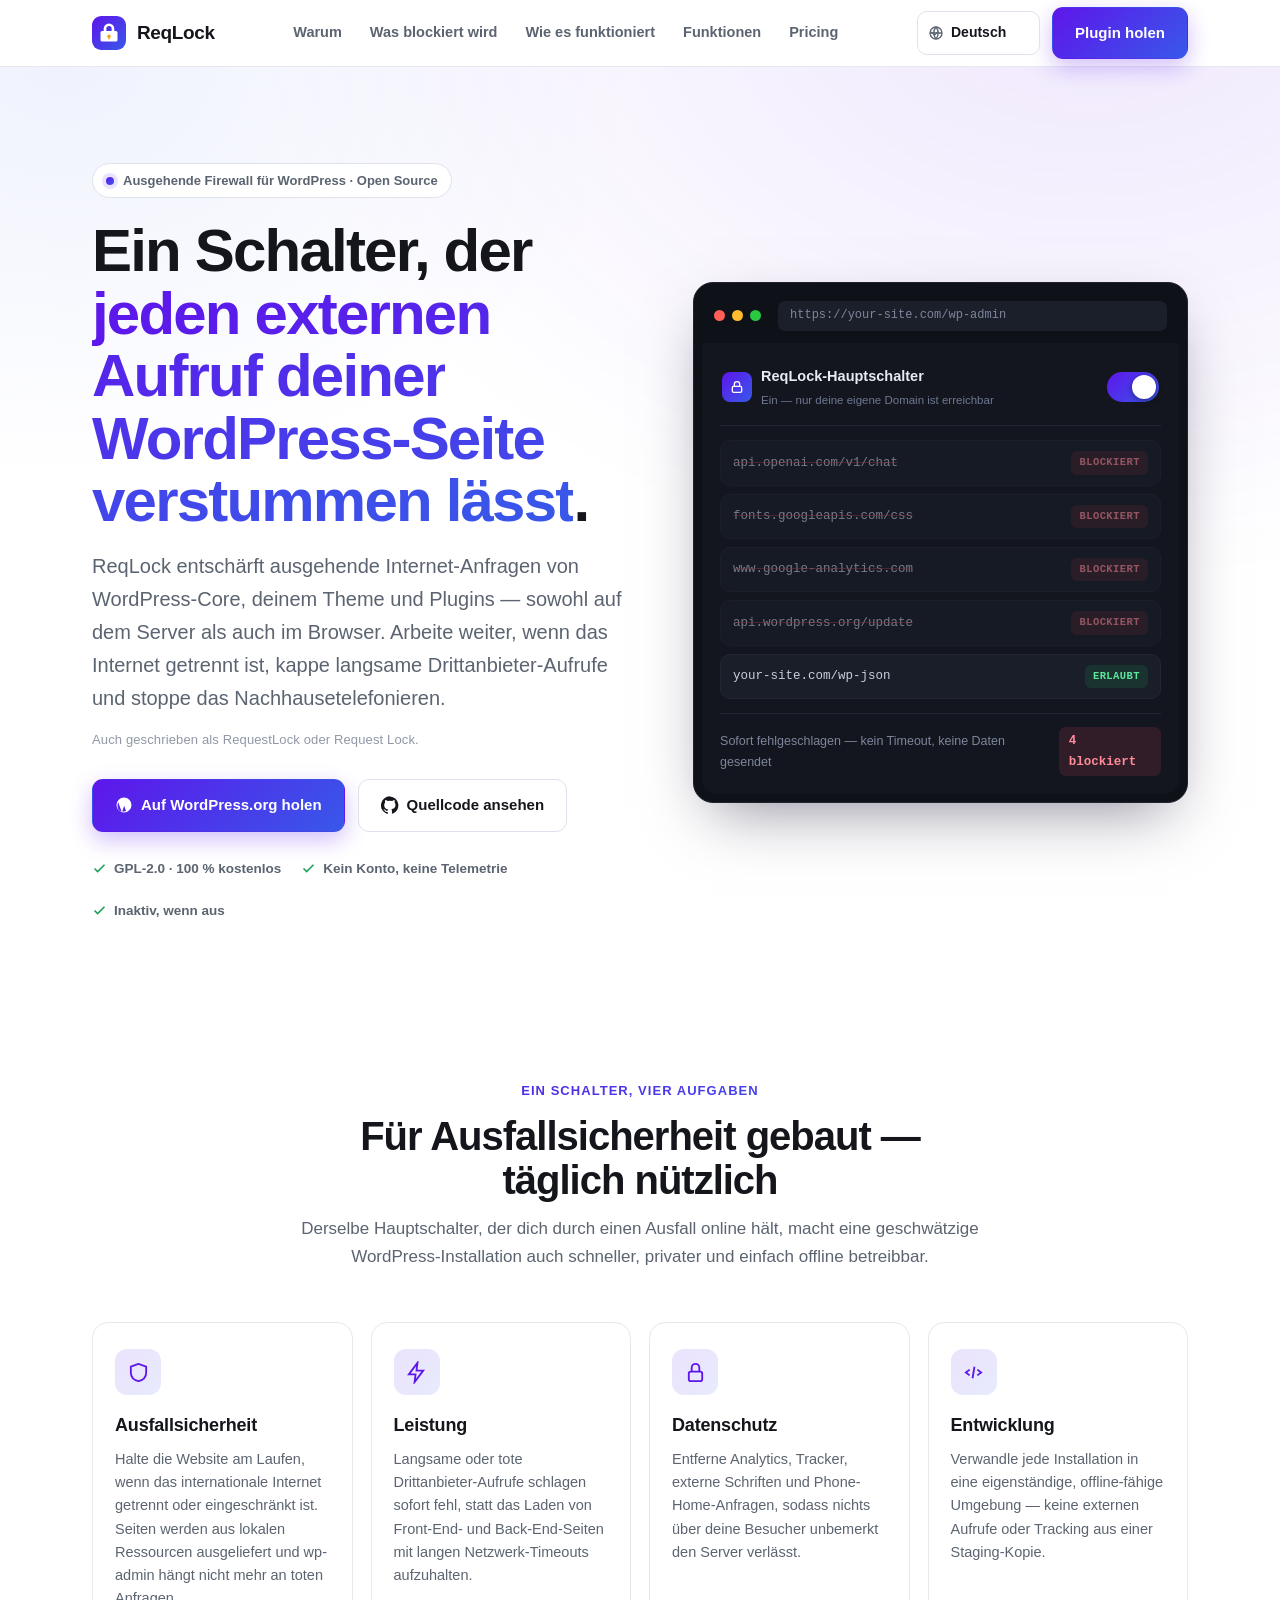
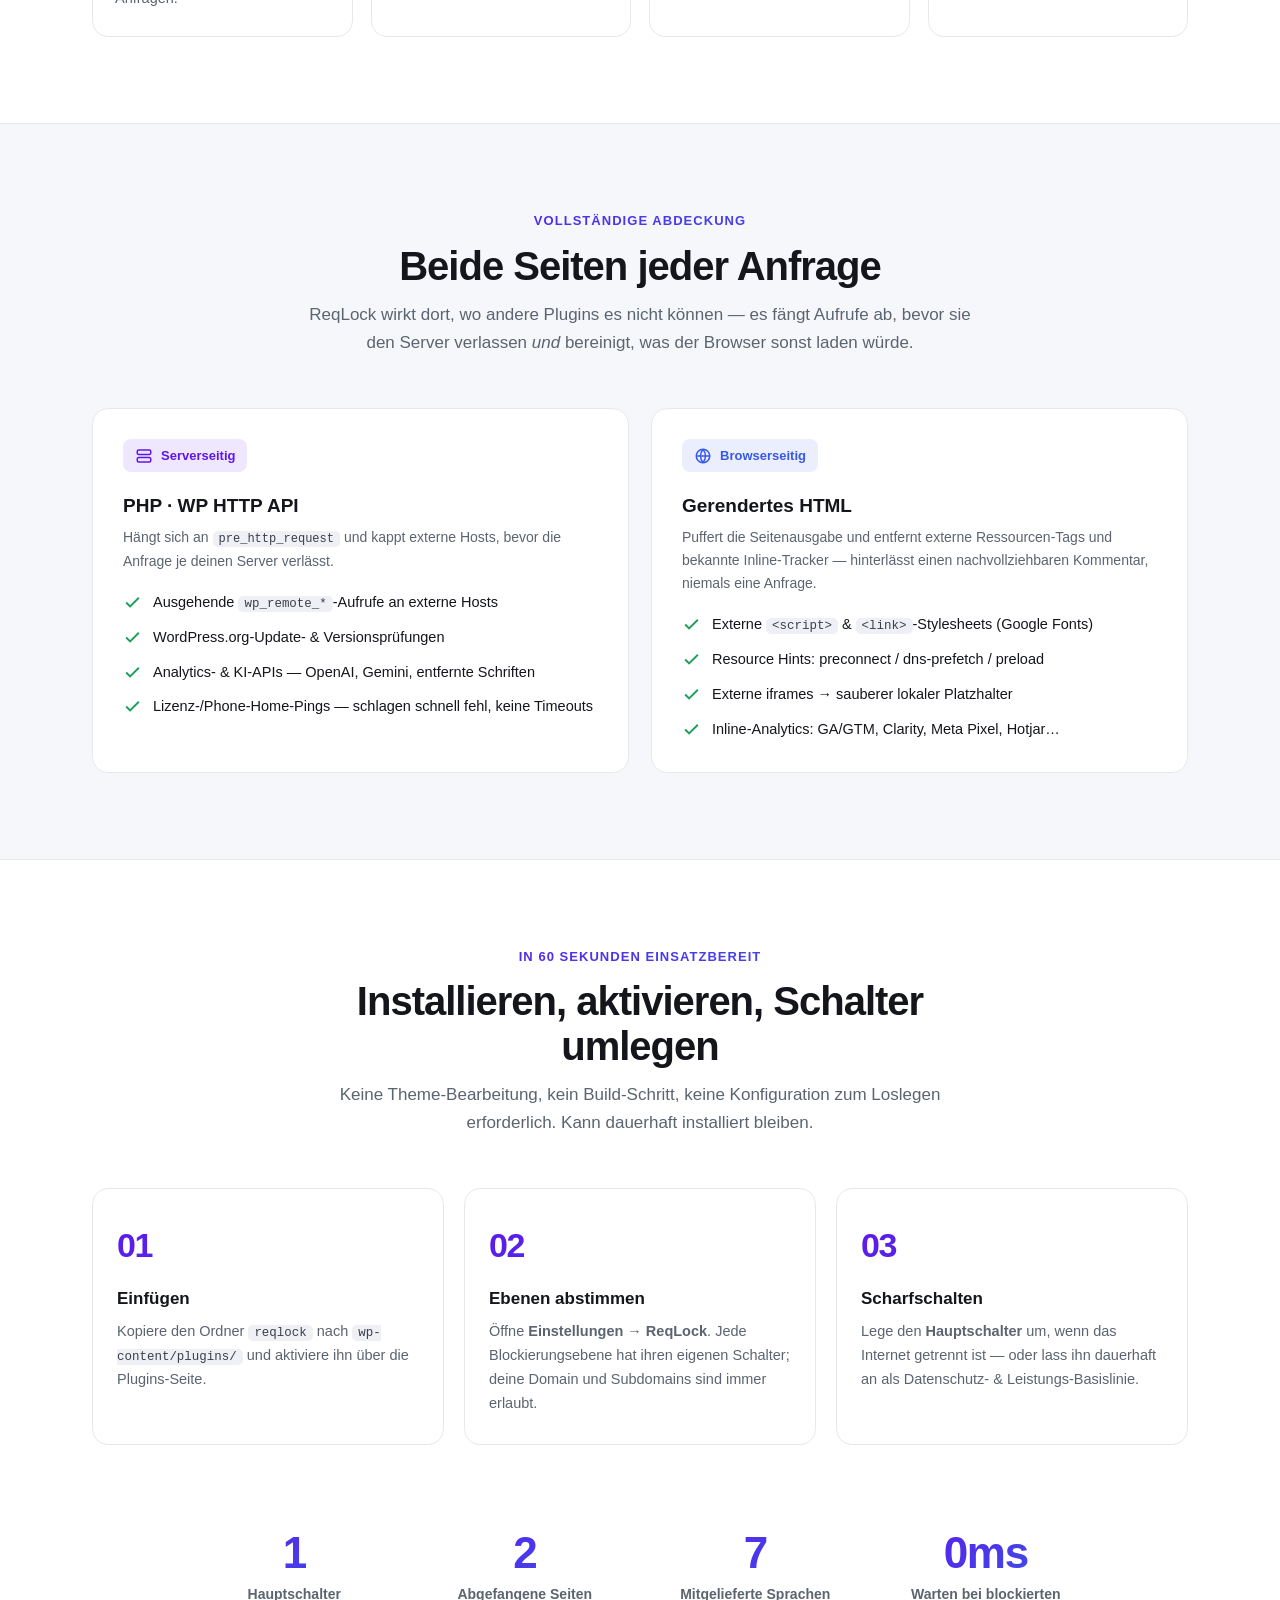
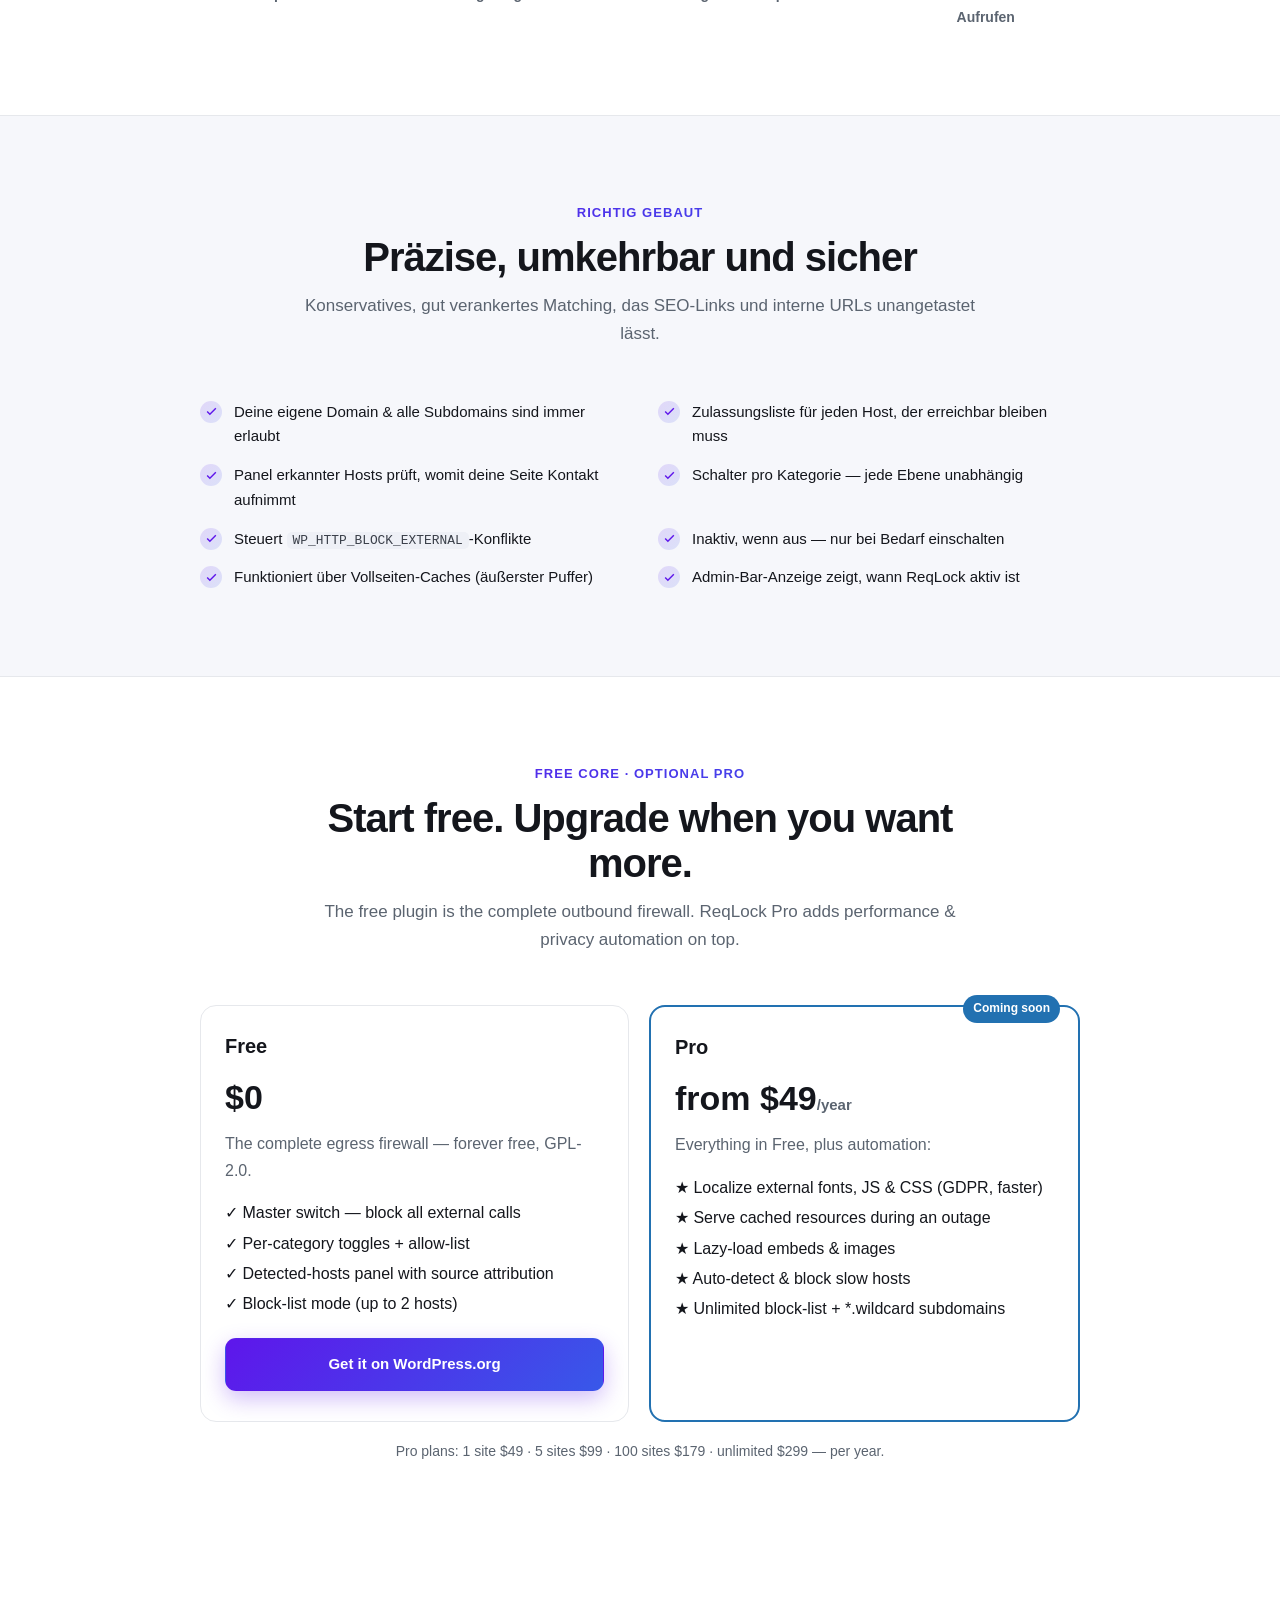
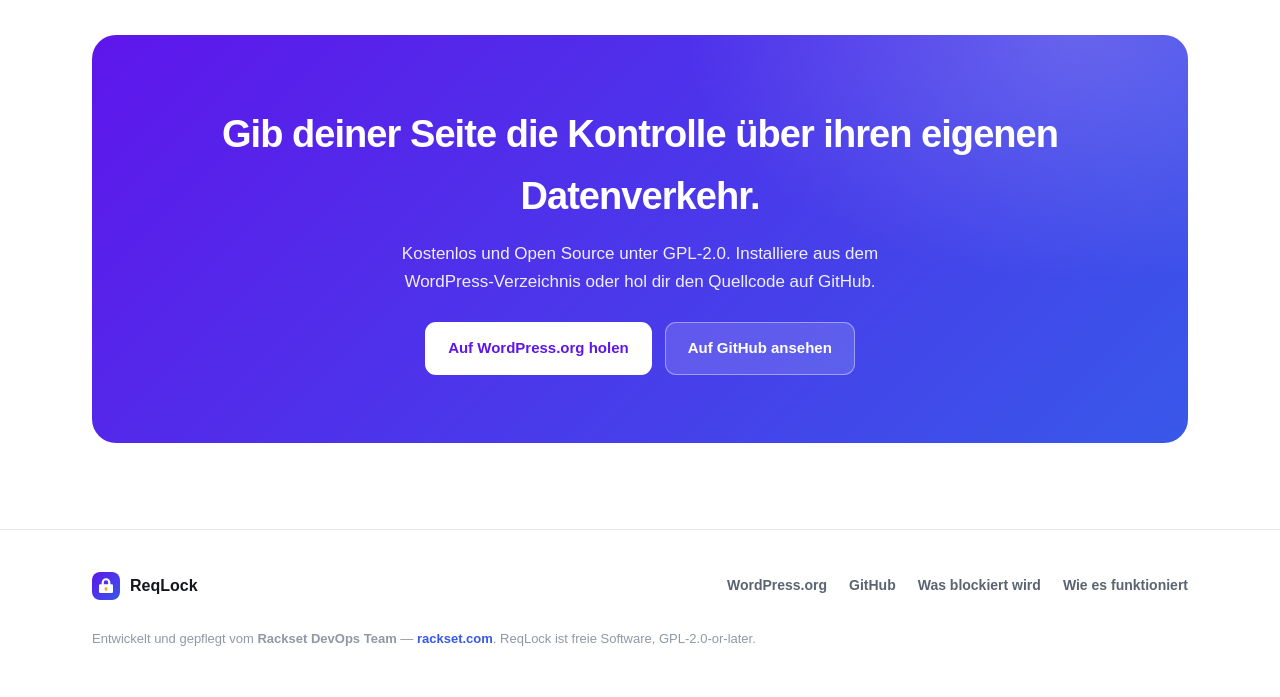
<file: landing/site/de/index.html>
<!DOCTYPE html>
<html lang="de" dir="ltr">
<head>
<meta charset="UTF-8" />
<meta name="viewport" content="width=device-width, initial-scale=1.0" />
<title>ReqLock — Eine ausgehende Firewall für WordPress</title>
<meta name="description" content="ReqLock ist ein WordPress-Plugin mit zentralem Hauptschalter, das externe Internet-Aufrufe von Core, Themes und Plugins entschärft — für Ausfallsicherheit, Leistung, Datenschutz und Offline-Entwicklung. Ein Schalter, vollständig umkehrbar." />
<meta name="theme-color" content="#5e16eb" />
<!-- This page makes ZERO external requests — exactly what ReqLock does. System fonts, inline SVG, inline i18n, no CDN. -->
<link rel="icon" href="data:image/svg+xml,<svg xmlns='http://www.w3.org/2000/svg' viewBox='0 0 64 64'><defs><linearGradient id='g' x1='0' y1='0' x2='1' y2='1'><stop offset='0' stop-color='%235e16eb'/><stop offset='1' stop-color='%233858e9'/></linearGradient></defs><rect width='64' height='64' rx='14' fill='url(%23g)'/><path d='M22 28v-4a10 10 0 0 1 20 0v4h3a3 3 0 0 1 3 3v14a3 3 0 0 1-3 3H19a3 3 0 0 1-3-3V31a3 3 0 0 1 3-3h3zm5 0h10v-4a5 5 0 0 0-10 0v4z' fill='%23fff'/><circle cx='32' cy='38' r='3.4' fill='%23f4a91e'/><rect x='30.4' y='38' width='3.2' height='6' rx='1.6' fill='%23f4a91e'/></svg>" />
<style>
  :root{
    --purple:#5e16eb; --blue:#3858e9; --amber:#f4a91e;
    --ink:#14161c; --muted:#5b6470; --soft:#f6f7fb; --soft2:#eef0f6;
    --line:#e6e8ec; --line2:#dfe2ea; --white:#fff;
    --grad:linear-gradient(135deg,var(--purple),var(--blue));
    --radius:16px; --maxw:1140px;
    --green:#1e9e5a; --red:#e2465b;
  }
  *{box-sizing:border-box;margin:0;padding:0}
  html{scroll-behavior:smooth}
  body{
    font:16px/1.65 -apple-system,BlinkMacSystemFont,"Segoe UI",Roboto,"Helvetica Neue",Arial,"Noto Sans","Noto Sans Arabic",Tahoma,sans-serif;
    color:var(--ink);background:var(--white);-webkit-font-smoothing:antialiased;
  }
  a{color:inherit;text-decoration:none}
  .wrap{max-width:var(--maxw);margin:0 auto;padding:0 22px}
  .grad-text{background:var(--grad);-webkit-background-clip:text;background-clip:text;-webkit-text-fill-color:transparent}

  .btn{display:inline-flex;align-items:center;gap:8px;padding:13px 22px;border-radius:11px;font-weight:700;font-size:15px;border:1.5px solid transparent;transition:transform .15s ease,box-shadow .15s ease,background .15s ease;cursor:pointer;white-space:nowrap}
  .btn:hover{transform:translateY(-2px)}
  .btn-primary{background:var(--grad);color:#fff;box-shadow:0 8px 22px rgba(94,22,235,.28)}
  .btn-primary:hover{box-shadow:0 12px 28px rgba(94,22,235,.36)}
  .btn-ghost{background:#fff;color:var(--ink);border-color:var(--line2)}
  .btn-ghost:hover{border-color:var(--purple);color:var(--purple)}
  .btn-light{background:rgba(255,255,255,.14);color:#fff;border-color:rgba(255,255,255,.4)}
  .btn-light:hover{background:rgba(255,255,255,.22)}
  .btn-solid-light{background:#fff;color:var(--purple)}
  .ico{width:18px;height:18px;flex:none}

  header.nav{position:sticky;top:0;z-index:50;background:rgba(255,255,255,.82);backdrop-filter:saturate(160%) blur(12px);border-bottom:1px solid var(--line)}
  .nav-in{display:flex;align-items:center;justify-content:space-between;height:66px;gap:16px}
  .brand{display:flex;align-items:center;gap:11px;font-weight:800;font-size:19px;letter-spacing:-.02em}
  .brand .logo{width:34px;height:34px;border-radius:9px;flex:none}
  .nav-links{display:flex;align-items:center;gap:28px}
  .nav-links a.lnk{color:var(--muted);font-weight:600;font-size:14.5px}
  .nav-links a.lnk:hover{color:var(--ink)}
  .nav-cta{display:flex;align-items:center;gap:12px}

  /* Language switcher */
  .lang{position:relative;display:inline-flex;align-items:center}
  .lang svg{position:absolute;left:11px;width:16px;height:16px;color:var(--muted);pointer-events:none}
  .lang select{appearance:none;-webkit-appearance:none;background:#fff;border:1.5px solid var(--line2);color:var(--ink);font:inherit;font-weight:600;font-size:14px;padding:9px 30px 9px 33px;border-radius:10px;cursor:pointer;transition:border-color .15s}
  .lang select:hover{border-color:var(--purple)}
  .lang .chev{position:absolute;right:11px;width:13px;height:13px;color:var(--muted);pointer-events:none}
  [dir=rtl] .lang svg{left:auto;right:11px}
  [dir=rtl] .lang select{padding:9px 33px 9px 30px}
  [dir=rtl] .lang .chev{right:auto;left:11px}

  @media(max-width:980px){.nav-links a.lnk{display:none}}
  @media(max-width:560px){.brand span.bt{display:none}.btn.nav-get{display:none}}

  .hero{position:relative;overflow:hidden;background:
    radial-gradient(120% 120% at 85% -10%,rgba(94,22,235,.10),transparent 55%),
    radial-gradient(90% 90% at 5% 0%,rgba(56,88,233,.08),transparent 50%);
    padding:clamp(48px,8vw,96px) 0 clamp(40px,6vw,72px)}
  .hero-grid{display:grid;grid-template-columns:1.05fr .95fr;gap:54px;align-items:center}
  .eyebrow{display:inline-flex;align-items:center;gap:9px;background:#fff;border:1px solid var(--line2);color:var(--muted);font-weight:600;font-size:13px;padding:6px 13px;border-radius:999px;margin-bottom:22px}
  .eyebrow .dot{width:8px;height:8px;border-radius:50%;background:var(--grad);box-shadow:0 0 0 4px rgba(94,22,235,.12)}
  .hero h1{font-size:clamp(38px,5.4vw,60px);line-height:1.04;letter-spacing:-.03em;font-weight:850;margin-bottom:18px}
  .hero p.sub{font-size:clamp(17px,2vw,20px);color:var(--muted);max-width:560px;margin-bottom:14px}
  .hero .alt{font-size:13px;color:#9098a6;letter-spacing:.01em;margin-bottom:28px}
  .hero .alt b{color:var(--muted);font-weight:600}
  .hero-btns{display:flex;gap:13px;flex-wrap:wrap;margin-bottom:26px}
  .trust{display:flex;gap:20px;flex-wrap:wrap;color:var(--muted);font-size:13.5px;font-weight:600}
  .trust span.t{display:inline-flex;align-items:center;gap:7px}
  .trust svg{width:15px;height:15px;color:var(--green)}
  @media(max-width:880px){.hero-grid{grid-template-columns:1fr;gap:40px}}

  .demo{background:#0f1118;border-radius:20px;padding:6px;box-shadow:0 24px 60px -20px rgba(20,18,48,.5);border:1px solid #20242f}
  .demo-bar{display:flex;align-items:center;gap:7px;padding:12px 14px}
  .demo-bar .d{width:11px;height:11px;border-radius:50%}
  .demo-bar .d.r{background:#ff5f57}.demo-bar .d.y{background:#febc2e}.demo-bar .d.g{background:#28c840}
  .demo-bar .url{margin-left:10px;background:#1b1f2a;color:#7d869b;font-size:12px;padding:5px 12px;border-radius:7px;flex:1;font-family:ui-monospace,SFMono-Regular,Menlo,monospace}
  .demo-body{background:#13161f;border-radius:0 0 15px 15px;padding:18px;margin:0 2px 2px}
  .switch-row{display:flex;align-items:center;justify-content:space-between;gap:14px;padding:4px 2px 16px;border-bottom:1px solid #232733;margin-bottom:14px}
  .switch-row .lbl{color:#e8ebf2;font-weight:700;font-size:14.5px;display:flex;align-items:center;gap:9px}
  .switch-row .lbl small{display:block;color:#6f7891;font-weight:500;font-size:11.5px;margin-top:2px}
  .switch-row .lbl .lk{width:30px;height:30px;border-radius:8px;background:var(--grad);display:grid;place-items:center;flex:none}
  .switch-row .lbl .lk svg{width:16px;height:16px;color:#fff}
  .toggle{position:relative;width:52px;height:30px;flex:none;cursor:pointer}
  .toggle input{position:absolute;opacity:0;width:100%;height:100%;margin:0;cursor:pointer;z-index:2}
  .toggle .track{position:absolute;inset:0;background:#2a2f3d;border-radius:999px;transition:background .25s}
  .toggle .knob{position:absolute;top:3px;left:3px;width:24px;height:24px;background:#fff;border-radius:50%;transition:transform .25s;box-shadow:0 2px 6px rgba(0,0,0,.4)}
  .toggle input:checked ~ .track{background:linear-gradient(135deg,var(--purple),var(--blue))}
  .toggle input:checked ~ .knob{transform:translateX(22px)}
  .reqs{list-style:none;display:flex;flex-direction:column;gap:8px}
  .req{display:flex;align-items:center;gap:11px;background:#1a1e29;border:1px solid #232733;border-radius:10px;padding:10px 12px;font-family:ui-monospace,SFMono-Regular,Menlo,monospace;font-size:12.5px;transition:opacity .3s,border-color .3s}
  .req .host{color:#c7cede;flex:1;overflow:hidden;text-overflow:ellipsis;white-space:nowrap}
  .req .tag{font-weight:700;font-size:10.5px;letter-spacing:.04em;padding:3px 8px;border-radius:6px;flex:none;font-family:inherit}
  .req .tag.allow{color:#5ce69a;background:rgba(30,158,90,.16)}
  .req .tag.block{color:#ff8a98;background:rgba(226,70,91,.16)}
  .req .tag.pending{color:#febc2e;background:rgba(254,188,46,.14)}
  .req svg{width:16px;height:16px;flex:none}
  .demo.armed .req.ext{opacity:.55}
  .demo.armed .req.ext .host{text-decoration:line-through;text-decoration-color:#e2465b80}
  .demo-foot{display:flex;align-items:center;justify-content:space-between;margin-top:14px;padding-top:13px;border-top:1px solid #232733;font-size:12.5px;color:#7d869b}
  .count-pill{font-family:ui-monospace,monospace;font-weight:700;color:#ff8a98;background:rgba(226,70,91,.14);padding:4px 10px;border-radius:7px;transition:color .3s,background .3s}
  .demo:not(.armed) .count-pill{color:#5ce69a;background:rgba(30,158,90,.14)}

  section{padding:clamp(54px,7vw,86px) 0}
  .sec-head{text-align:center;max-width:680px;margin:0 auto clamp(34px,4vw,52px)}
  .kicker{font-weight:700;font-size:13px;letter-spacing:.08em;text-transform:uppercase;margin-bottom:12px}
  .sec-head h2{font-size:clamp(28px,3.6vw,40px);line-height:1.12;letter-spacing:-.025em;font-weight:850;margin-bottom:12px}
  .sec-head p{color:var(--muted);font-size:17px}

  .jobs{display:grid;grid-template-columns:repeat(4,1fr);gap:18px}
  .job{background:var(--white);border:1px solid var(--line);border-radius:var(--radius);padding:26px 22px;transition:border-color .2s,transform .2s,box-shadow .2s}
  .job:hover{border-color:#cfc2f5;transform:translateY(-4px);box-shadow:0 16px 36px -16px rgba(94,22,235,.3)}
  .job .ji{width:46px;height:46px;border-radius:12px;display:grid;place-items:center;margin-bottom:16px;background:linear-gradient(135deg,rgba(94,22,235,.12),rgba(56,88,233,.12))}
  .job .ji svg{width:23px;height:23px;color:var(--purple)}
  .job h3{font-size:18px;margin-bottom:7px;letter-spacing:-.01em}
  .job p{color:var(--muted);font-size:14.5px;line-height:1.6}
  @media(max-width:920px){.jobs{grid-template-columns:repeat(2,1fr)}}
  @media(max-width:520px){.jobs{grid-template-columns:1fr}}

  .blocks-wrap{background:var(--soft);border-top:1px solid var(--line);border-bottom:1px solid var(--line)}
  .blocks{display:grid;grid-template-columns:1fr 1fr;gap:22px}
  .bcol{background:#fff;border:1px solid var(--line);border-radius:var(--radius);padding:30px}
  .bcol .badge{display:inline-flex;align-items:center;gap:8px;font-weight:700;font-size:13px;padding:6px 12px;border-radius:8px;margin-bottom:18px}
  .bcol.server .badge{color:var(--purple);background:rgba(94,22,235,.1)}
  .bcol.browser .badge{color:var(--blue);background:rgba(56,88,233,.1)}
  .bcol h3{font-size:19px;margin-bottom:4px}
  .bcol .desc{color:var(--muted);font-size:14px;margin-bottom:18px}
  .blist{list-style:none;display:flex;flex-direction:column;gap:11px}
  .blist li{display:flex;gap:11px;align-items:flex-start;font-size:14.5px;color:var(--ink)}
  .blist li svg{width:19px;height:19px;flex:none;margin-top:2px;color:var(--green)}
  code{background:var(--soft2);border-radius:5px;padding:1px 6px;font-size:.86em;font-family:ui-monospace,monospace;color:#3a3f49}
  @media(max-width:760px){.blocks{grid-template-columns:1fr}}

  .steps{display:grid;grid-template-columns:repeat(3,1fr);gap:20px;counter-reset:s}
  .step{position:relative;padding:28px 24px;border:1px solid var(--line);border-radius:var(--radius);background:#fff}
  .step::before{counter-increment:s;content:"0" counter(s);font-weight:850;font-size:34px;letter-spacing:-.04em;background:var(--grad);-webkit-background-clip:text;background-clip:text;-webkit-text-fill-color:transparent;display:block;margin-bottom:12px}
  .step h3{font-size:17px;margin-bottom:7px}
  .step p{color:var(--muted);font-size:14.5px}
  @media(max-width:760px){.steps{grid-template-columns:1fr}}

  .feat{display:grid;grid-template-columns:repeat(2,1fr);gap:14px 36px;max-width:880px;margin:0 auto}
  .feat li{list-style:none;display:flex;gap:12px;align-items:flex-start;font-size:15px}
  .feat li .ck{width:22px;height:22px;border-radius:50%;background:linear-gradient(135deg,rgba(94,22,235,.14),rgba(56,88,233,.14));display:grid;place-items:center;flex:none;margin-top:1px}
  .feat li .ck svg{width:13px;height:13px;color:var(--purple)}
  @media(max-width:640px){.feat{grid-template-columns:1fr}}

  .stats{display:grid;grid-template-columns:repeat(4,1fr);gap:22px;text-align:center;max-width:900px;margin:0 auto}
  .stat .n{font-size:clamp(30px,4vw,44px);font-weight:850;letter-spacing:-.03em;line-height:1;background:var(--grad);-webkit-background-clip:text;background-clip:text;-webkit-text-fill-color:transparent}
  .stat .l{color:var(--muted);font-size:14px;margin-top:8px;font-weight:600}
  @media(max-width:620px){.stats{grid-template-columns:repeat(2,1fr);gap:30px 22px}}

  .cta-band{position:relative;overflow:hidden;background:var(--grad);border-radius:24px;padding:clamp(44px,6vw,68px);text-align:center;color:#fff}
  .cta-band::after{content:"";position:absolute;inset:0;background:radial-gradient(60% 100% at 90% 0,rgba(255,255,255,.18),transparent 60%);pointer-events:none}
  .cta-band h2{font-size:clamp(26px,3.4vw,38px);letter-spacing:-.025em;margin-bottom:12px;position:relative}
  .cta-band p{font-size:17px;opacity:.92;max-width:520px;margin:0 auto 26px;position:relative}
  .cta-band .hero-btns{justify-content:center;position:relative;margin:0}

  footer{border-top:1px solid var(--line);padding:42px 0 48px;color:var(--muted)}
  .foot-in{display:flex;align-items:center;justify-content:space-between;gap:20px;flex-wrap:wrap}
  .foot-brand{display:flex;align-items:center;gap:10px;font-weight:800;color:var(--ink)}
  .foot-brand .logo{width:28px;height:28px;border-radius:8px}
  .foot-links{display:flex;gap:22px;font-size:14px;font-weight:600}
  .foot-links a:hover{color:var(--purple)}
  .foot-note{width:100%;font-size:13px;color:#9098a6;padding-top:8px}
  .foot-note a{color:var(--blue);font-weight:600}

  /* RTL niceties */
  [dir=rtl] .demo-bar .url{margin-left:0;margin-right:10px}
  [dir=rtl]{letter-spacing:0}
  [dir=rtl] .hero h1,[dir=rtl] .sec-head h2{letter-spacing:0}
</style>
  <meta name="robots" content="index,follow,max-image-preview:large,max-snippet:-1" />
  <link rel="canonical" href="https://reqlock.com/de/" />
  <link rel="alternate" hreflang="x-default" href="https://reqlock.com/" />
  <link rel="alternate" hreflang="en" href="https://reqlock.com/" />
  <link rel="alternate" hreflang="de" href="https://reqlock.com/de/" />
  <link rel="alternate" hreflang="es" href="https://reqlock.com/es/" />
  <link rel="alternate" hreflang="fr" href="https://reqlock.com/fr/" />
  <link rel="alternate" hreflang="fa" href="https://reqlock.com/fa/" />
  <link rel="alternate" hreflang="ja" href="https://reqlock.com/ja/" />
  <link rel="alternate" hreflang="zh-Hans" href="https://reqlock.com/zh/" />
  <meta property="og:type" content="website" />
  <meta property="og:site_name" content="ReqLock" />
  <meta property="og:title" content="ReqLock — Eine ausgehende Firewall für WordPress" />
  <meta property="og:description" content="ReqLock ist ein WordPress-Plugin mit zentralem Hauptschalter, das externe Internet-Aufrufe von Core, Themes und Plugins entschärft — für Ausfallsicherheit, Leistung, Datenschutz und Offline-Entwicklung. Ein Schalter, vollständig umkehrbar." />
  <meta property="og:url" content="https://reqlock.com/de/" />
  <meta property="og:image" content="https://reqlock.com/og.png" />
  <meta property="og:image:width" content="1544" />
  <meta property="og:image:height" content="500" />
  <meta property="og:locale" content="de_DE" />
  <meta property="og:locale:alternate" content="en_US" />
  <meta property="og:locale:alternate" content="es_ES" />
  <meta property="og:locale:alternate" content="fr_FR" />
  <meta property="og:locale:alternate" content="fa_IR" />
  <meta property="og:locale:alternate" content="ja_JP" />
  <meta property="og:locale:alternate" content="zh_CN" />
  <meta name="twitter:card" content="summary_large_image" />
  <meta name="twitter:title" content="ReqLock — Eine ausgehende Firewall für WordPress" />
  <meta name="twitter:description" content="ReqLock ist ein WordPress-Plugin mit zentralem Hauptschalter, das externe Internet-Aufrufe von Core, Themes und Plugins entschärft — für Ausfallsicherheit, Leistung, Datenschutz und Offline-Entwicklung. Ein Schalter, vollständig umkehrbar." />
  <meta name="twitter:image" content="https://reqlock.com/og.png" />
  <script type="application/ld+json">{"@context": "https://schema.org", "@type": "SoftwareApplication", "name": "ReqLock", "description": "ReqLock ist ein WordPress-Plugin mit zentralem Hauptschalter, das externe Internet-Aufrufe von Core, Themes und Plugins entschärft — für Ausfallsicherheit, Leistung, Datenschutz und Offline-Entwicklung. Ein Schalter, vollständig umkehrbar.", "applicationCategory": "SecurityApplication", "operatingSystem": "WordPress", "url": "https://reqlock.com/de/", "inLanguage": "de", "image": "https://reqlock.com/og.png", "softwareLicense": "GPL-2.0-or-later", "isAccessibleForFree": true, "offers": {"@type": "Offer", "price": "0", "priceCurrency": "USD"}, "author": {"@type": "Organization", "name": "Rackset DevOps Team", "url": "https://rackset.com/"}, "downloadUrl": "https://de.wordpress.org/plugins/reqlock/"}</script>
</head>
<body>

<header class="nav">
  <div class="wrap nav-in">
    <a href="#top" class="brand">
      <svg class="logo" viewBox="0 0 64 64" aria-hidden="true"><defs><linearGradient id="lg" x1="0" y1="0" x2="1" y2="1"><stop offset="0" stop-color="#5e16eb"/><stop offset="1" stop-color="#3858e9"/></linearGradient></defs><rect width="64" height="64" rx="14" fill="url(#lg)"/><path d="M22 28v-4a10 10 0 0 1 20 0v4h3a3 3 0 0 1 3 3v14a3 3 0 0 1-3 3H19a3 3 0 0 1-3-3V31a3 3 0 0 1 3-3h3zm5 0h10v-4a5 5 0 0 0-10 0v4z" fill="#fff"/><circle cx="32" cy="38" r="3.4" fill="#f4a91e"/><rect x="30.4" y="38" width="3.2" height="6" rx="1.6" fill="#f4a91e"/></svg>
      <span class="bt">ReqLock</span>
    </a>
    <nav class="nav-links">
      <a class="lnk" href="#why" data-i18n="nav.why">Warum</a>
      <a class="lnk" href="#blocks" data-i18n="nav.blocks">Was blockiert wird</a>
      <a class="lnk" href="#how" data-i18n="nav.how">Wie es funktioniert</a>
      <a class="lnk" href="#features" data-i18n="nav.features">Funktionen</a>
      <a class="lnk" href="#pricing" data-i18n="nav.pricing">Pricing</a>
    </nav>
    <div class="nav-cta">
      <span class="lang">
        <svg viewBox="0 0 24 24" fill="none" stroke="currentColor" stroke-width="2" aria-hidden="true"><circle cx="12" cy="12" r="9"/><path d="M3 12h18M12 3a14 14 0 0 1 0 18M12 3a14 14 0 0 0 0 18"/></svg>
        <select id="lang" aria-label="Language"></select>
        <svg class="chev" viewBox="0 0 24 24" fill="none" stroke="currentColor" stroke-width="2.5" aria-hidden="true"><path d="m6 9 6 6 6-6"/></svg>
      </span>
      <a class="btn btn-primary nav-get" href="https://de.wordpress.org/plugins/reqlock/"><span data-i18n="nav.getplugin">Plugin holen</span></a>
    </div>
  </div>
</header>

<a id="top"></a>

<section class="hero">
  <div class="wrap hero-grid">
    <div class="hero-copy">
      <span class="eyebrow"><span class="dot"></span> <span data-i18n="hero.eyebrow">Ausgehende Firewall für WordPress · Open Source</span></span>
      <h1 data-i18n="hero.h1">Ein Schalter, der <span class="grad-text">jeden externen Aufruf deiner WordPress-Seite verstummen lässt</span>.</h1>
      <p class="sub" data-i18n="hero.sub">ReqLock entschärft ausgehende Internet-Anfragen von WordPress-Core, deinem Theme und Plugins — sowohl auf dem Server als auch im Browser. Arbeite weiter, wenn das Internet getrennt ist, kappe langsame Drittanbieter-Aufrufe und stoppe das Nachhausetelefonieren.</p>
      <p class="alt"><span data-i18n="hero.altlabel">Auch geschrieben als RequestLock oder Request Lock.</span></p>
      <div class="hero-btns">
        <a class="btn btn-primary" href="https://de.wordpress.org/plugins/reqlock/">
          <svg class="ico" viewBox="0 0 24 24" fill="currentColor" aria-hidden="true"><path d="M12 2a10 10 0 1 0 0 20 10 10 0 0 0 0-20Zm-8.5 10a8.5 8.5 0 0 1 .8-3.6l4.6 12.6A8.5 8.5 0 0 1 3.5 12Zm8.5 8.5c-.8 0-1.6-.1-2.3-.3l2.5-7.2 2.5 6.9.1.1a8.5 8.5 0 0 1-2.8.5Zm1.2-12.5c.5 0 1-.1 1-.1.4 0 .4.7-.1.7 0 0-.5.1-1 .1l3 9 1.8-6c.4-1.3 0-2.2-.4-2.9-.3-.6-.7-1-.7-1.6 0-.7.6-1.4 1.4-1.4h.1A8.5 8.5 0 0 0 7.7 4.2c.2 0 .4 0 .5.1.8 0 2-.1 2-.1.5 0 .5.7 0 .7 0 0-.5.1-1 .1l3 8.8 1-3c.4-1.1-.1-1.9-.3-2.4Z"/></svg>
          <span data-i18n="hero.cta1">Auf WordPress.org holen</span>
        </a>
        <a class="btn btn-ghost" href="https://github.com/rackset/reqlock/blob/main/i18n-readme/readme-de_DE.txt">
          <svg class="ico" viewBox="0 0 24 24" fill="currentColor" aria-hidden="true"><path d="M12 .5a12 12 0 0 0-3.8 23.4c.6.1.8-.3.8-.6v-2c-3.3.7-4-1.6-4-1.6-.6-1.4-1.3-1.8-1.3-1.8-1.1-.7 0-.7 0-.7 1.2.1 1.8 1.2 1.8 1.2 1.1 1.8 2.8 1.3 3.5 1 .1-.8.4-1.3.8-1.6-2.7-.3-5.5-1.3-5.5-5.9 0-1.3.5-2.4 1.2-3.2 0-.3-.5-1.5.2-3.2 0 0 1-.3 3.3 1.2a11.5 11.5 0 0 1 6 0C17 5 18 5.3 18 5.3c.7 1.7.2 2.9.1 3.2.8.8 1.2 1.9 1.2 3.2 0 4.6-2.8 5.6-5.5 5.9.4.4.8 1.1.8 2.2v3.3c0 .3.2.7.8.6A12 12 0 0 0 12 .5Z"/></svg>
          <span data-i18n="hero.cta2">Quellcode ansehen</span>
        </a>
      </div>
      <div class="trust">
        <span class="t"><svg viewBox="0 0 24 24" fill="none" stroke="currentColor" stroke-width="2.5"><path d="M20 6 9 17l-5-5"/></svg> <span data-i18n="hero.trust1">GPL-2.0 · 100 % kostenlos</span></span>
        <span class="t"><svg viewBox="0 0 24 24" fill="none" stroke="currentColor" stroke-width="2.5"><path d="M20 6 9 17l-5-5"/></svg> <span data-i18n="hero.trust2">Kein Konto, keine Telemetrie</span></span>
        <span class="t"><svg viewBox="0 0 24 24" fill="none" stroke="currentColor" stroke-width="2.5"><path d="M20 6 9 17l-5-5"/></svg> <span data-i18n="hero.trust3">Inaktiv, wenn aus</span></span>
      </div>
    </div>

    <div class="demo" id="demo" dir="ltr" aria-label="Interactive ReqLock demo">
      <div class="demo-bar">
        <span class="d r"></span><span class="d y"></span><span class="d g"></span>
        <span class="url">https://your-site.com/wp-admin</span>
      </div>
      <div class="demo-body">
        <div class="switch-row">
          <span class="lbl">
            <span class="lk"><svg viewBox="0 0 24 24" fill="none" stroke="currentColor" stroke-width="2"><rect x="5" y="11" width="14" height="9" rx="2"/><path d="M8 11V8a4 4 0 0 1 8 0v3"/></svg></span>
            <span><span data-i18n="demo.master">ReqLock-Hauptschalter</span><small id="state-txt">Aus — Seite erreicht das Internet frei</small></span>
          </span>
          <label class="toggle" title="Toggle ReqLock">
            <input type="checkbox" id="master" aria-label="ReqLock master switch">
            <span class="track"></span><span class="knob"></span>
          </label>
        </div>
        <ul class="reqs" id="reqs">
          <li class="req ext" data-ext="1"><span class="host">api.openai.com/v1/chat</span><span class="tag pending">gesendet</span></li>
          <li class="req ext" data-ext="1"><span class="host">fonts.googleapis.com/css</span><span class="tag pending">gesendet</span></li>
          <li class="req ext" data-ext="1"><span class="host">www.google-analytics.com</span><span class="tag pending">gesendet</span></li>
          <li class="req ext" data-ext="1"><span class="host">api.wordpress.org/update</span><span class="tag pending">gesendet</span></li>
          <li class="req"><span class="host">your-site.com/wp-json</span><span class="tag allow" data-i18n="demo.allowed">ERLAUBT</span></li>
        </ul>
        <div class="demo-foot">
          <span id="foot-txt">Aufrufe verlassen den Server</span>
          <span class="count-pill" id="count">0 blockiert</span>
        </div>
      </div>
    </div>
  </div>
</section>

<section id="why">
  <div class="wrap">
    <div class="sec-head">
      <div class="kicker grad-text" data-i18n="why.kicker">Ein Schalter, vier Aufgaben</div>
      <h2 data-i18n="why.h2">Für Ausfallsicherheit gebaut — täglich nützlich</h2>
      <p data-i18n="why.p">Derselbe Hauptschalter, der dich durch einen Ausfall online hält, macht eine geschwätzige WordPress-Installation auch schneller, privater und einfach offline betreibbar.</p>
    </div>
    <div class="jobs">
      <div class="job">
        <span class="ji"><svg viewBox="0 0 24 24" fill="none" stroke="currentColor" stroke-width="1.9"><path d="M12 3 4 6v6c0 5 3.5 8 8 9 4.5-1 8-4 8-9V6l-8-3Z"/></svg></span>
        <h3 data-i18n="job1.h">Ausfallsicherheit</h3>
        <p data-i18n="job1.p">Halte die Website am Laufen, wenn das internationale Internet getrennt oder eingeschränkt ist. Seiten werden aus lokalen Ressourcen ausgeliefert und wp-admin hängt nicht mehr an toten Anfragen.</p>
      </div>
      <div class="job">
        <span class="ji"><svg viewBox="0 0 24 24" fill="none" stroke="currentColor" stroke-width="1.9"><path d="M13 2 4 14h7l-1 8 9-12h-7l1-8Z"/></svg></span>
        <h3 data-i18n="job2.h">Leistung</h3>
        <p data-i18n="job2.p">Langsame oder tote Drittanbieter-Aufrufe schlagen sofort fehl, statt das Laden von Front-End- und Back-End-Seiten mit langen Netzwerk-Timeouts aufzuhalten.</p>
      </div>
      <div class="job">
        <span class="ji"><svg viewBox="0 0 24 24" fill="none" stroke="currentColor" stroke-width="1.9"><rect x="5" y="11" width="14" height="10" rx="2"/><path d="M8 11V7a4 4 0 0 1 8 0v4"/></svg></span>
        <h3 data-i18n="job3.h">Datenschutz</h3>
        <p data-i18n="job3.p">Entferne Analytics, Tracker, externe Schriften und Phone-Home-Anfragen, sodass nichts über deine Besucher unbemerkt den Server verlässt.</p>
      </div>
      <div class="job">
        <span class="ji"><svg viewBox="0 0 24 24" fill="none" stroke="currentColor" stroke-width="1.9"><path d="m8 9-4 3 4 3"/><path d="m16 9 4 3-4 3"/><path d="m13 6-2 12"/></svg></span>
        <h3 data-i18n="job4.h">Entwicklung</h3>
        <p data-i18n="job4.p">Verwandle jede Installation in eine eigenständige, offline-fähige Umgebung — keine externen Aufrufe oder Tracking aus einer Staging-Kopie.</p>
      </div>
    </div>
  </div>
</section>

<div class="blocks-wrap" id="blocks">
  <section>
    <div class="wrap">
      <div class="sec-head">
        <div class="kicker grad-text" data-i18n="blocks.kicker">Vollständige Abdeckung</div>
        <h2 data-i18n="blocks.h2">Beide Seiten jeder Anfrage</h2>
        <p data-i18n="blocks.p">ReqLock wirkt dort, wo andere Plugins es nicht können — es fängt Aufrufe ab, bevor sie den Server verlassen <em>und</em> bereinigt, was der Browser sonst laden würde.</p>
      </div>
      <div class="blocks">
        <div class="bcol server">
          <span class="badge"><svg class="ico" viewBox="0 0 24 24" fill="none" stroke="currentColor" stroke-width="2"><rect x="3" y="4" width="18" height="6" rx="2"/><rect x="3" y="14" width="18" height="6" rx="2"/><path d="M7 7h.01M7 17h.01"/></svg> <span data-i18n="blocks.server.badge">Serverseitig</span></span>
          <h3 data-i18n="blocks.server.h">PHP · WP HTTP API</h3>
          <p class="desc" data-i18n="blocks.server.desc">Hängt sich an <code>pre_http_request</code> und kappt externe Hosts, bevor die Anfrage je deinen Server verlässt.</p>
          <ul class="blist">
            <li><svg viewBox="0 0 24 24" fill="none" stroke="currentColor" stroke-width="2.4"><path d="M20 6 9 17l-5-5"/></svg> <span data-i18n="blocks.server.li1">Ausgehende <code>wp_remote_*</code>-Aufrufe an externe Hosts</span></li>
            <li><svg viewBox="0 0 24 24" fill="none" stroke="currentColor" stroke-width="2.4"><path d="M20 6 9 17l-5-5"/></svg> <span data-i18n="blocks.server.li2">WordPress.org-Update- &amp; Versionsprüfungen</span></li>
            <li><svg viewBox="0 0 24 24" fill="none" stroke="currentColor" stroke-width="2.4"><path d="M20 6 9 17l-5-5"/></svg> <span data-i18n="blocks.server.li3">Analytics- &amp; KI-APIs — OpenAI, Gemini, entfernte Schriften</span></li>
            <li><svg viewBox="0 0 24 24" fill="none" stroke="currentColor" stroke-width="2.4"><path d="M20 6 9 17l-5-5"/></svg> <span data-i18n="blocks.server.li4">Lizenz-/Phone-Home-Pings — schlagen schnell fehl, keine Timeouts</span></li>
          </ul>
        </div>
        <div class="bcol browser">
          <span class="badge"><svg class="ico" viewBox="0 0 24 24" fill="none" stroke="currentColor" stroke-width="2"><circle cx="12" cy="12" r="9"/><path d="M3 12h18M12 3a14 14 0 0 1 0 18M12 3a14 14 0 0 0 0 18"/></svg> <span data-i18n="blocks.browser.badge">Browserseitig</span></span>
          <h3 data-i18n="blocks.browser.h">Gerendertes HTML</h3>
          <p class="desc" data-i18n="blocks.browser.desc">Puffert die Seitenausgabe und entfernt externe Ressourcen-Tags und bekannte Inline-Tracker — hinterlässt einen nachvollziehbaren Kommentar, niemals eine Anfrage.</p>
          <ul class="blist">
            <li><svg viewBox="0 0 24 24" fill="none" stroke="currentColor" stroke-width="2.4"><path d="M20 6 9 17l-5-5"/></svg> <span data-i18n="blocks.browser.li1">Externe <code>&lt;script&gt;</code> &amp; <code>&lt;link&gt;</code>-Stylesheets (Google Fonts)</span></li>
            <li><svg viewBox="0 0 24 24" fill="none" stroke="currentColor" stroke-width="2.4"><path d="M20 6 9 17l-5-5"/></svg> <span data-i18n="blocks.browser.li2">Resource Hints: preconnect / dns-prefetch / preload</span></li>
            <li><svg viewBox="0 0 24 24" fill="none" stroke="currentColor" stroke-width="2.4"><path d="M20 6 9 17l-5-5"/></svg> <span data-i18n="blocks.browser.li3">Externe iframes → sauberer lokaler Platzhalter</span></li>
            <li><svg viewBox="0 0 24 24" fill="none" stroke="currentColor" stroke-width="2.4"><path d="M20 6 9 17l-5-5"/></svg> <span data-i18n="blocks.browser.li4">Inline-Analytics: GA/GTM, Clarity, Meta Pixel, Hotjar…</span></li>
          </ul>
        </div>
      </div>
    </div>
  </section>
</div>

<section id="how">
  <div class="wrap">
    <div class="sec-head">
      <div class="kicker grad-text" data-i18n="how.kicker">In 60 Sekunden einsatzbereit</div>
      <h2 data-i18n="how.h2">Installieren, aktivieren, Schalter umlegen</h2>
      <p data-i18n="how.p">Keine Theme-Bearbeitung, kein Build-Schritt, keine Konfiguration zum Loslegen erforderlich. Kann dauerhaft installiert bleiben.</p>
    </div>
    <div class="steps">
      <div class="step">
        <h3 data-i18n="step1.h">Einfügen</h3>
        <p data-i18n="step1.p">Kopiere den Ordner <code>reqlock</code> nach <code>wp-content/plugins/</code> und aktiviere ihn über die Plugins-Seite.</p>
      </div>
      <div class="step">
        <h3 data-i18n="step2.h">Ebenen abstimmen</h3>
        <p data-i18n="step2.p">Öffne <strong>Einstellungen → ReqLock</strong>. Jede Blockierungsebene hat ihren eigenen Schalter; deine Domain und Subdomains sind immer erlaubt.</p>
      </div>
      <div class="step">
        <h3 data-i18n="step3.h">Scharfschalten</h3>
        <p data-i18n="step3.p">Lege den <strong>Hauptschalter</strong> um, wenn das Internet getrennt ist — oder lass ihn dauerhaft an als Datenschutz- &amp; Leistungs-Basislinie.</p>
      </div>
    </div>
  </div>
</section>

<section style="padding-top:0">
  <div class="wrap">
    <div class="stats">
      <div class="stat"><div class="n">1</div><div class="l" data-i18n="stat1.l">Hauptschalter</div></div>
      <div class="stat"><div class="n">2</div><div class="l" data-i18n="stat2.l">Abgefangene Seiten</div></div>
      <div class="stat"><div class="n">7</div><div class="l" data-i18n="stat3.l">Mitgelieferte Sprachen</div></div>
      <div class="stat"><div class="n">0ms</div><div class="l" data-i18n="stat4.l">Warten bei blockierten Aufrufen</div></div>
    </div>
  </div>
</section>

<div class="blocks-wrap" id="features">
  <section>
    <div class="wrap">
      <div class="sec-head">
        <div class="kicker grad-text" data-i18n="feat.kicker">Richtig gebaut</div>
        <h2 data-i18n="feat.h2">Präzise, umkehrbar und sicher</h2>
        <p data-i18n="feat.p">Konservatives, gut verankertes Matching, das SEO-Links und interne URLs unangetastet lässt.</p>
      </div>
      <ul class="feat">
        <li><span class="ck"><svg viewBox="0 0 24 24" fill="none" stroke="currentColor" stroke-width="2.6"><path d="M20 6 9 17l-5-5"/></svg></span> <span data-i18n="feat1">Deine eigene Domain &amp; alle Subdomains sind immer erlaubt</span></li>
        <li><span class="ck"><svg viewBox="0 0 24 24" fill="none" stroke="currentColor" stroke-width="2.6"><path d="M20 6 9 17l-5-5"/></svg></span> <span data-i18n="feat2">Zulassungsliste für jeden Host, der erreichbar bleiben muss</span></li>
        <li><span class="ck"><svg viewBox="0 0 24 24" fill="none" stroke="currentColor" stroke-width="2.6"><path d="M20 6 9 17l-5-5"/></svg></span> <span data-i18n="feat3">Panel erkannter Hosts prüft, womit deine Seite Kontakt aufnimmt</span></li>
        <li><span class="ck"><svg viewBox="0 0 24 24" fill="none" stroke="currentColor" stroke-width="2.6"><path d="M20 6 9 17l-5-5"/></svg></span> <span data-i18n="feat4">Schalter pro Kategorie — jede Ebene unabhängig</span></li>
        <li><span class="ck"><svg viewBox="0 0 24 24" fill="none" stroke="currentColor" stroke-width="2.6"><path d="M20 6 9 17l-5-5"/></svg></span> <span data-i18n="feat5">Steuert <code>WP_HTTP_BLOCK_EXTERNAL</code>-Konflikte</span></li>
        <li><span class="ck"><svg viewBox="0 0 24 24" fill="none" stroke="currentColor" stroke-width="2.6"><path d="M20 6 9 17l-5-5"/></svg></span> <span data-i18n="feat6">Inaktiv, wenn aus — nur bei Bedarf einschalten</span></li>
        <li><span class="ck"><svg viewBox="0 0 24 24" fill="none" stroke="currentColor" stroke-width="2.6"><path d="M20 6 9 17l-5-5"/></svg></span> <span data-i18n="feat7">Funktioniert über Vollseiten-Caches (äußerster Puffer)</span></li>
        <li><span class="ck"><svg viewBox="0 0 24 24" fill="none" stroke="currentColor" stroke-width="2.6"><path d="M20 6 9 17l-5-5"/></svg></span> <span data-i18n="feat8">Admin-Bar-Anzeige zeigt, wann ReqLock aktiv ist</span></li>
      </ul>
    </div>
  </section>
</div>

<section id="pricing">
  <div class="wrap">
    <div class="sec-head">
      <div class="kicker grad-text" data-i18n="pricing.kicker">Free core · optional Pro</div>
      <h2 data-i18n="pricing.h2">Start free. Upgrade when you want more.</h2>
      <p data-i18n="pricing.p">The free plugin is the complete outbound firewall. ReqLock Pro adds performance &amp; privacy automation on top.</p>
    </div>
    <div style="display:flex;gap:20px;flex-wrap:wrap;align-items:stretch;max-width:880px;margin:0 auto">
      <div style="flex:1;min-width:260px;border:1px solid var(--line);border-radius:16px;padding:24px">
        <h3 style="margin:0 0 4px;font-size:20px" data-i18n="price.free.name">Free</h3>
        <div style="font-size:34px;font-weight:800;margin:6px 0"><span data-i18n="price.free.amt">$0</span></div>
        <p style="color:var(--muted);margin:0 0 14px" data-i18n="price.free.tag">The complete egress firewall — forever free, GPL-2.0.</p>
        <ul style="list-style:none;padding:0;margin:0 0 18px;line-height:1.9">
          <li data-i18n="price.free.f1">✓ Master switch — block all external calls</li>
          <li data-i18n="price.free.f2">✓ Per-category toggles + allow-list</li>
          <li data-i18n="price.free.f3">✓ Detected-hosts panel with source attribution</li>
          <li data-i18n="price.free.f4">✓ Block-list mode (up to 2 hosts)</li>
        </ul>
        <a class="btn btn-primary" href="https://de.wordpress.org/plugins/reqlock/" style="width:100%;justify-content:center" data-i18n="price.free.cta">Get it on WordPress.org</a>
      </div>
      <div style="flex:1;min-width:260px;border:2px solid #2271b1;border-radius:16px;padding:24px;position:relative">
        <div style="position:absolute;top:-12px;right:18px;background:#2271b1;color:#fff;font-size:12px;font-weight:700;padding:4px 10px;border-radius:999px" data-i18n="price.pro.badge">Coming soon</div>
        <h3 style="margin:0 0 4px;font-size:20px" data-i18n="price.pro.name">Pro</h3>
        <div style="font-size:34px;font-weight:800;margin:6px 0"><span data-i18n="price.pro.amt">from $49</span><small style="font-size:15px;font-weight:600;color:var(--muted)" data-i18n="price.pro.per">/year</small></div>
        <p style="color:var(--muted);margin:0 0 14px" data-i18n="price.pro.tag">Everything in Free, plus automation:</p>
        <ul style="list-style:none;padding:0;margin:0 0 18px;line-height:1.9">
          <li data-i18n="price.pro.f1">★ Localize external fonts, JS &amp; CSS (GDPR, faster)</li>
          <li data-i18n="price.pro.f2">★ Serve cached resources during an outage</li>
          <li data-i18n="price.pro.f3">★ Lazy-load embeds &amp; images</li>
          <li data-i18n="price.pro.f4">★ Auto-detect &amp; block slow hosts</li>
          <li data-i18n="price.pro.f5">★ Unlimited block-list + *.wildcard subdomains</li>
        </ul>
        <span class="btn btn-light" style="width:100%;justify-content:center;opacity:.75;cursor:default" data-i18n="price.pro.cta">Coming soon</span>
      </div>
    </div>
    <p style="text-align:center;color:var(--muted);margin-top:18px;font-size:14px" data-i18n="price.tiers">Pro plans: 1 site $49 · 5 sites $99 · 100 sites $179 · unlimited $299 — per year.</p>
  </div>
</section>

<section>
  <div class="wrap">
    <div class="cta-band">
      <h2 data-i18n="cta.h2">Gib deiner Seite die Kontrolle über ihren eigenen Datenverkehr.</h2>
      <p data-i18n="cta.p">Kostenlos und Open Source unter GPL-2.0. Installiere aus dem WordPress-Verzeichnis oder hol dir den Quellcode auf GitHub.</p>
      <div class="hero-btns">
        <a class="btn btn-solid-light" href="https://de.wordpress.org/plugins/reqlock/"><span data-i18n="cta.btn1">Auf WordPress.org holen</span></a>
        <a class="btn btn-light" href="https://github.com/rackset/reqlock/blob/main/i18n-readme/readme-de_DE.txt"><span data-i18n="cta.btn2">Auf GitHub ansehen</span></a>
      </div>
    </div>
  </div>
</section>

<footer>
  <div class="wrap foot-in">
    <div class="foot-brand">
      <svg class="logo" viewBox="0 0 64 64" aria-hidden="true"><rect width="64" height="64" rx="14" fill="url(#lg)"/><path d="M22 28v-4a10 10 0 0 1 20 0v4h3a3 3 0 0 1 3 3v14a3 3 0 0 1-3 3H19a3 3 0 0 1-3-3V31a3 3 0 0 1 3-3h3zm5 0h10v-4a5 5 0 0 0-10 0v4z" fill="#fff"/><circle cx="32" cy="38" r="3.4" fill="#f4a91e"/><rect x="30.4" y="38" width="3.2" height="6" rx="1.6" fill="#f4a91e"/></svg>
      ReqLock
    </div>
    <div class="foot-links">
      <a href="https://de.wordpress.org/plugins/reqlock/">WordPress.org</a>
      <a href="https://github.com/rackset/reqlock/blob/main/i18n-readme/readme-de_DE.txt">GitHub</a>
      <a href="#blocks" data-i18n="nav.blocks">Was blockiert wird</a>
      <a href="#how" data-i18n="nav.how">Wie es funktioniert</a>
    </div>
    <p class="foot-note" data-i18n="foot.note">Entwickelt und gepflegt vom <strong>Rackset DevOps Team</strong> — <a href="https://rackset.com/">rackset.com</a>. ReqLock ist freie Software, GPL-2.0-or-later.</p>
  </div>
</footer>


<script id="rql-rt" type="application/json">{"lang":"de","langs":[{"code":"en","name":"English","url":"https://reqlock.com/"},{"code":"de","name":"Deutsch","url":"https://reqlock.com/de/"},{"code":"es","name":"Español","url":"https://reqlock.com/es/"},{"code":"fr","name":"Français","url":"https://reqlock.com/fr/"},{"code":"fa","name":"فارسی","url":"https://reqlock.com/fa/"},{"code":"ja","name":"日本語","url":"https://reqlock.com/ja/"},{"code":"zh","name":"简体中文","url":"https://reqlock.com/zh/"}],"demo":{"stateOff":"Aus — Seite erreicht das Internet frei","stateOn":"Ein — nur deine eigene Domain ist erreichbar","footOff":"Aufrufe verlassen den Server","footOn":"Sofort fehlgeschlagen — kein Timeout, keine Daten gesendet","blocked":"BLOCKIERT","sent":"gesendet","blockedword":"blockiert"}}</script>
<script>
(function(){
  var RT=JSON.parse(document.getElementById('rql-rt').textContent);
  var sel=document.getElementById('lang');
  RT.langs.forEach(function(l){var o=document.createElement('option');o.value=l.code;o.textContent=l.name;if(l.code===RT.lang)o.selected=true;sel.appendChild(o);});
  sel.addEventListener('change',function(){for(var i=0;i<RT.langs.length;i++){if(RT.langs[i].code===sel.value){location.href=RT.langs[i].url;return;}}});
  var master=document.getElementById('master'),demo=document.getElementById('demo'),stateTxt=document.getElementById('state-txt'),footTxt=document.getElementById('foot-txt'),count=document.getElementById('count'),ext=[].slice.call(document.querySelectorAll('#reqs .req.ext .tag')),n=ext.length,D=RT.demo;
  function render(){var on=master.checked;demo.classList.toggle('armed',on);ext.forEach(function(t){t.textContent=on?D.blocked:D.sent;t.className='tag '+(on?'block':'pending');});count.textContent=(on?n:0)+' '+D.blockedword;stateTxt.textContent=on?D.stateOn:D.stateOff;footTxt.textContent=on?D.footOn:D.footOff;}
  master.addEventListener('change',render);render();
  var played=false,io=new IntersectionObserver(function(es){es.forEach(function(e){if(e.isIntersecting&&!played){played=true;setTimeout(function(){master.checked=true;render();},900);io.disconnect();}});},{threshold:.5});io.observe(demo);
})();
</script>
</body>
</html>
</file>
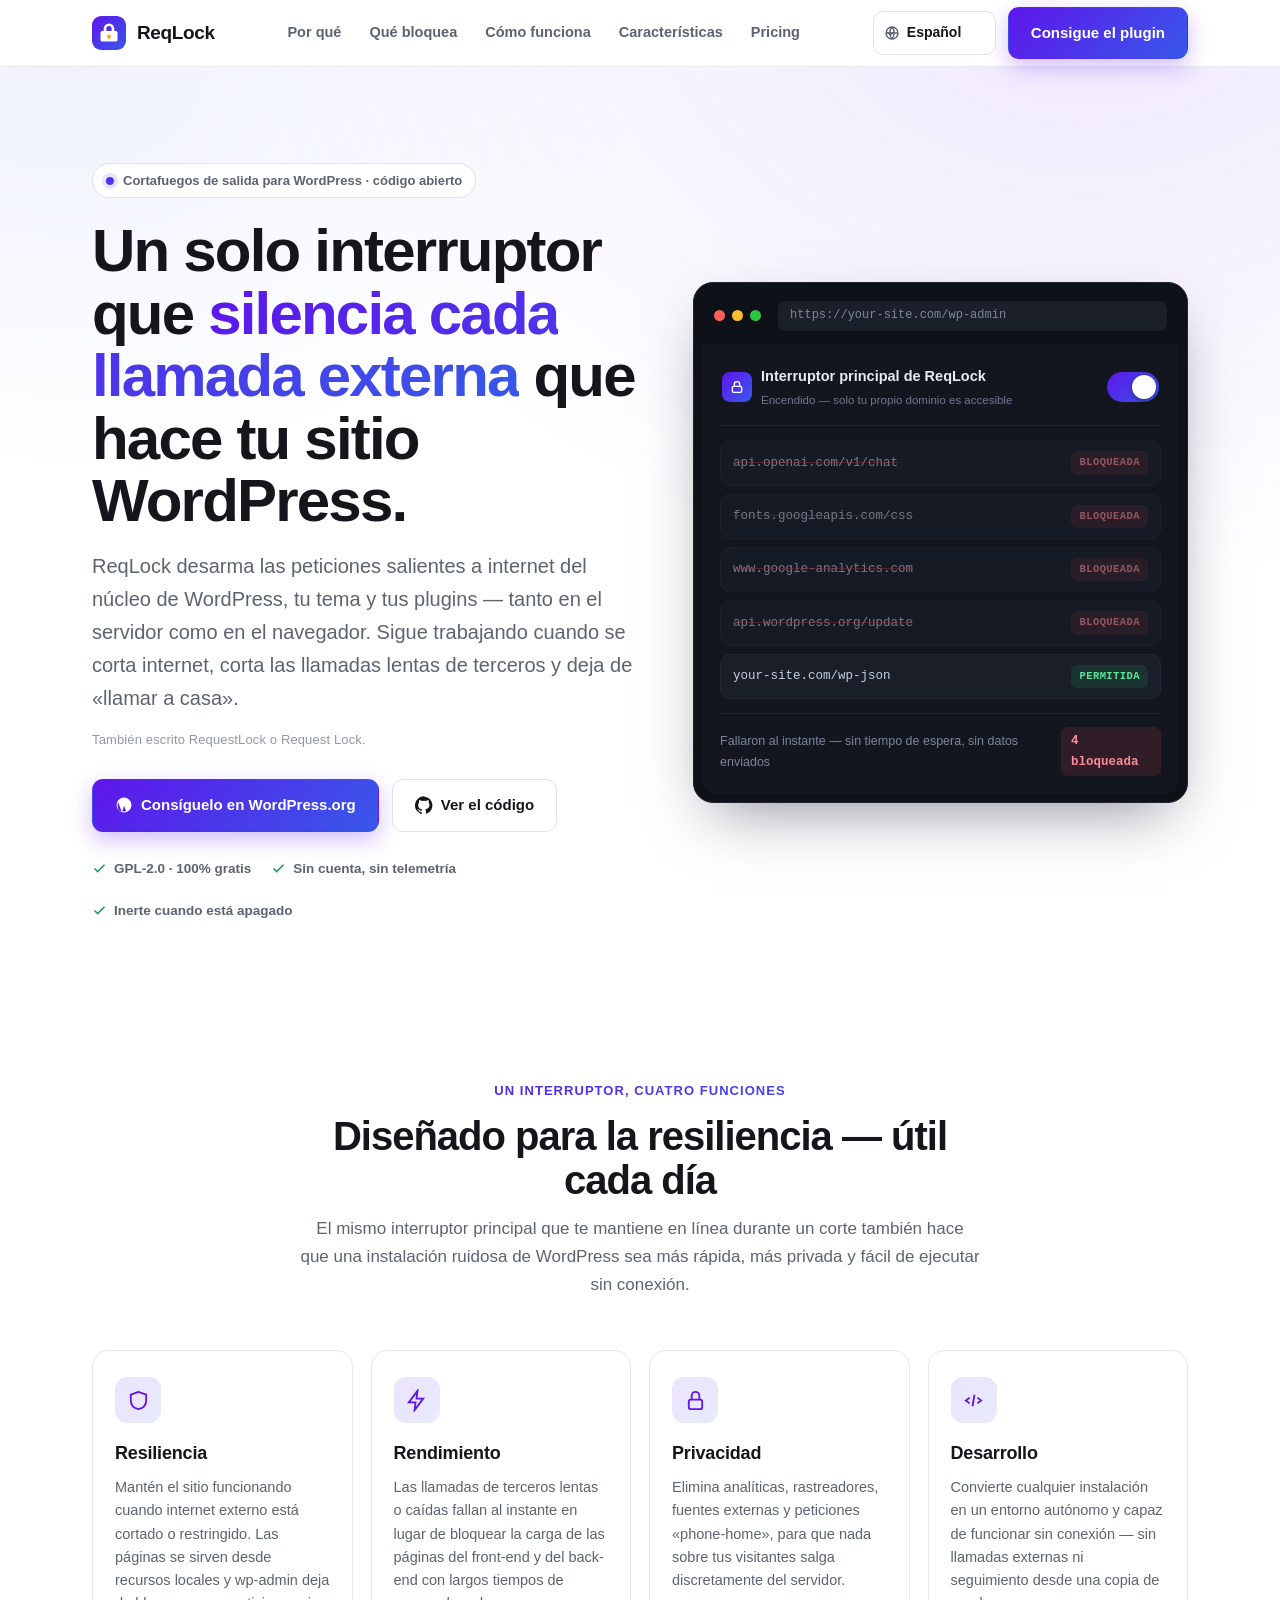
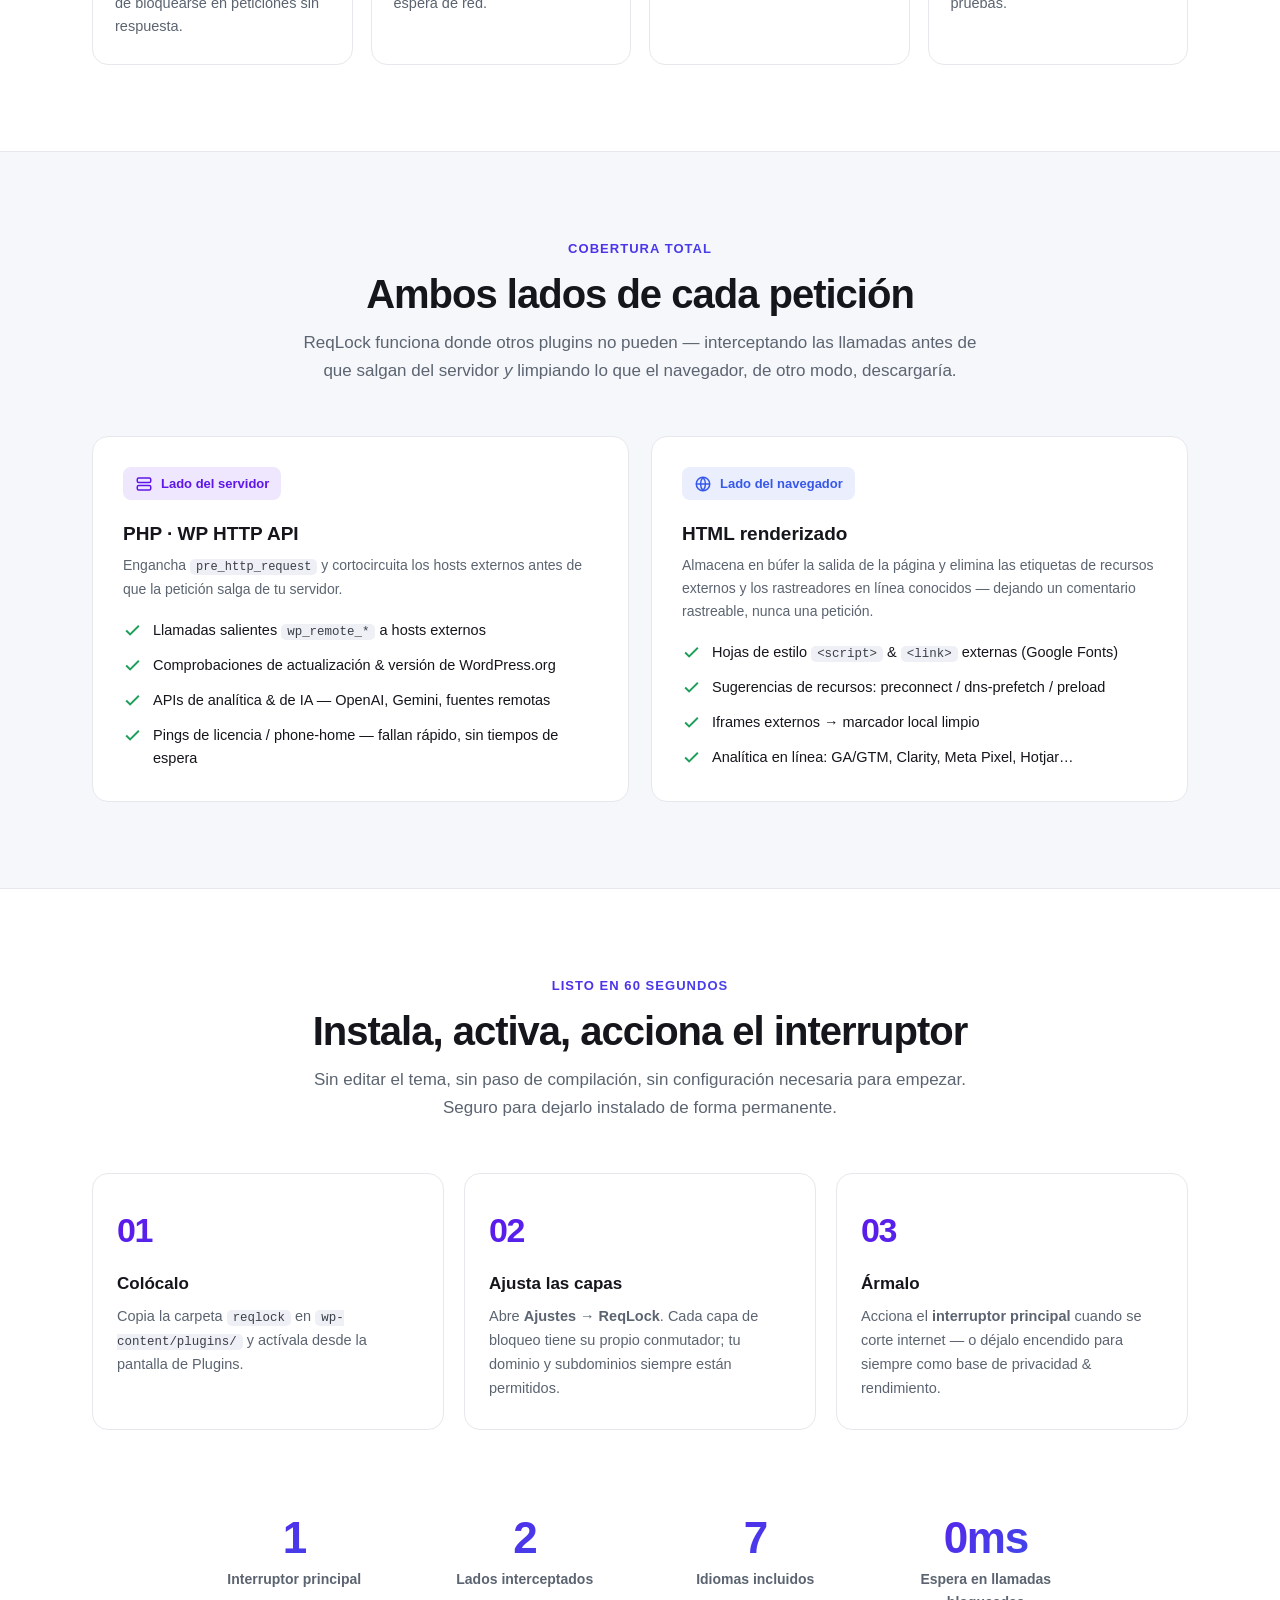
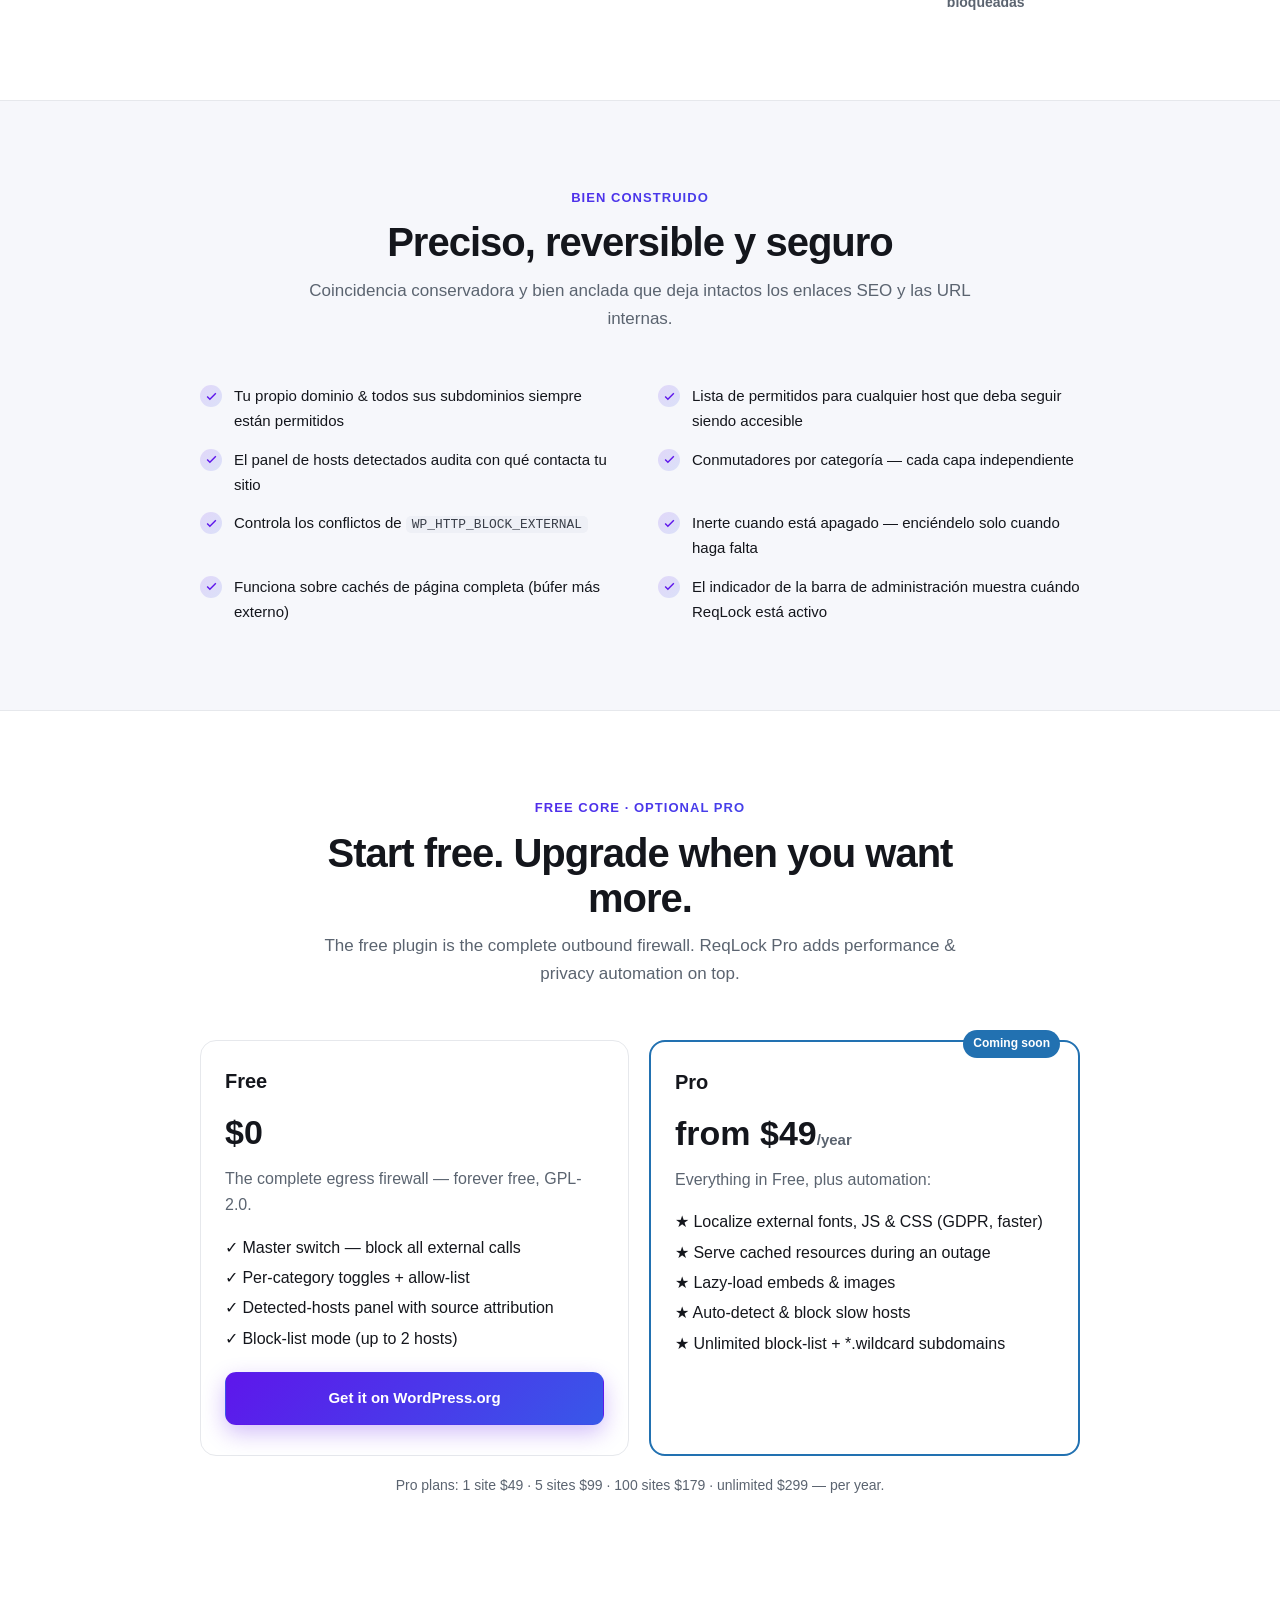
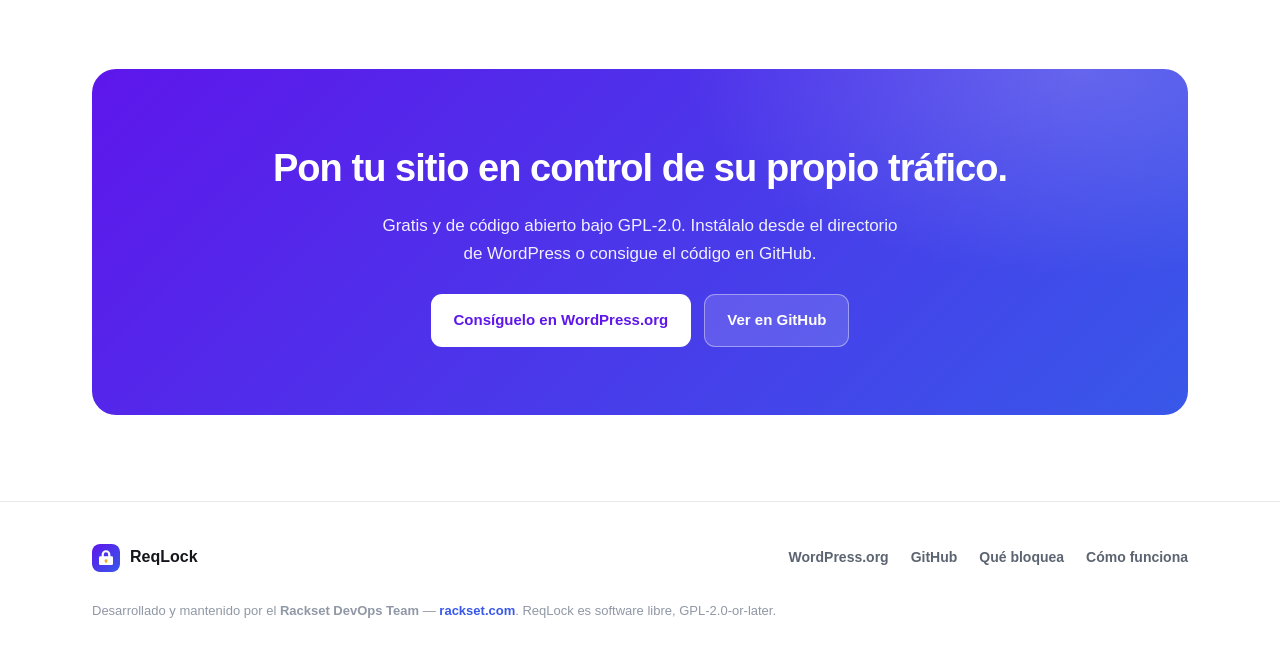
<file: landing/site/es/index.html>
<!DOCTYPE html>
<html lang="es" dir="ltr">
<head>
<meta charset="UTF-8" />
<meta name="viewport" content="width=device-width, initial-scale=1.0" />
<title>ReqLock — Un cortafuegos de salida para WordPress</title>
<meta name="description" content="ReqLock es un plugin de WordPress con interruptor principal que desarma las llamadas a internet externas del núcleo, los temas y los plugins — para resiliencia, rendimiento, privacidad y desarrollo sin conexión. Un solo interruptor, totalmente reversible." />
<meta name="theme-color" content="#5e16eb" />
<!-- This page makes ZERO external requests — exactly what ReqLock does. System fonts, inline SVG, inline i18n, no CDN. -->
<link rel="icon" href="data:image/svg+xml,<svg xmlns='http://www.w3.org/2000/svg' viewBox='0 0 64 64'><defs><linearGradient id='g' x1='0' y1='0' x2='1' y2='1'><stop offset='0' stop-color='%235e16eb'/><stop offset='1' stop-color='%233858e9'/></linearGradient></defs><rect width='64' height='64' rx='14' fill='url(%23g)'/><path d='M22 28v-4a10 10 0 0 1 20 0v4h3a3 3 0 0 1 3 3v14a3 3 0 0 1-3 3H19a3 3 0 0 1-3-3V31a3 3 0 0 1 3-3h3zm5 0h10v-4a5 5 0 0 0-10 0v4z' fill='%23fff'/><circle cx='32' cy='38' r='3.4' fill='%23f4a91e'/><rect x='30.4' y='38' width='3.2' height='6' rx='1.6' fill='%23f4a91e'/></svg>" />
<style>
  :root{
    --purple:#5e16eb; --blue:#3858e9; --amber:#f4a91e;
    --ink:#14161c; --muted:#5b6470; --soft:#f6f7fb; --soft2:#eef0f6;
    --line:#e6e8ec; --line2:#dfe2ea; --white:#fff;
    --grad:linear-gradient(135deg,var(--purple),var(--blue));
    --radius:16px; --maxw:1140px;
    --green:#1e9e5a; --red:#e2465b;
  }
  *{box-sizing:border-box;margin:0;padding:0}
  html{scroll-behavior:smooth}
  body{
    font:16px/1.65 -apple-system,BlinkMacSystemFont,"Segoe UI",Roboto,"Helvetica Neue",Arial,"Noto Sans","Noto Sans Arabic",Tahoma,sans-serif;
    color:var(--ink);background:var(--white);-webkit-font-smoothing:antialiased;
  }
  a{color:inherit;text-decoration:none}
  .wrap{max-width:var(--maxw);margin:0 auto;padding:0 22px}
  .grad-text{background:var(--grad);-webkit-background-clip:text;background-clip:text;-webkit-text-fill-color:transparent}

  .btn{display:inline-flex;align-items:center;gap:8px;padding:13px 22px;border-radius:11px;font-weight:700;font-size:15px;border:1.5px solid transparent;transition:transform .15s ease,box-shadow .15s ease,background .15s ease;cursor:pointer;white-space:nowrap}
  .btn:hover{transform:translateY(-2px)}
  .btn-primary{background:var(--grad);color:#fff;box-shadow:0 8px 22px rgba(94,22,235,.28)}
  .btn-primary:hover{box-shadow:0 12px 28px rgba(94,22,235,.36)}
  .btn-ghost{background:#fff;color:var(--ink);border-color:var(--line2)}
  .btn-ghost:hover{border-color:var(--purple);color:var(--purple)}
  .btn-light{background:rgba(255,255,255,.14);color:#fff;border-color:rgba(255,255,255,.4)}
  .btn-light:hover{background:rgba(255,255,255,.22)}
  .btn-solid-light{background:#fff;color:var(--purple)}
  .ico{width:18px;height:18px;flex:none}

  header.nav{position:sticky;top:0;z-index:50;background:rgba(255,255,255,.82);backdrop-filter:saturate(160%) blur(12px);border-bottom:1px solid var(--line)}
  .nav-in{display:flex;align-items:center;justify-content:space-between;height:66px;gap:16px}
  .brand{display:flex;align-items:center;gap:11px;font-weight:800;font-size:19px;letter-spacing:-.02em}
  .brand .logo{width:34px;height:34px;border-radius:9px;flex:none}
  .nav-links{display:flex;align-items:center;gap:28px}
  .nav-links a.lnk{color:var(--muted);font-weight:600;font-size:14.5px}
  .nav-links a.lnk:hover{color:var(--ink)}
  .nav-cta{display:flex;align-items:center;gap:12px}

  /* Language switcher */
  .lang{position:relative;display:inline-flex;align-items:center}
  .lang svg{position:absolute;left:11px;width:16px;height:16px;color:var(--muted);pointer-events:none}
  .lang select{appearance:none;-webkit-appearance:none;background:#fff;border:1.5px solid var(--line2);color:var(--ink);font:inherit;font-weight:600;font-size:14px;padding:9px 30px 9px 33px;border-radius:10px;cursor:pointer;transition:border-color .15s}
  .lang select:hover{border-color:var(--purple)}
  .lang .chev{position:absolute;right:11px;width:13px;height:13px;color:var(--muted);pointer-events:none}
  [dir=rtl] .lang svg{left:auto;right:11px}
  [dir=rtl] .lang select{padding:9px 33px 9px 30px}
  [dir=rtl] .lang .chev{right:auto;left:11px}

  @media(max-width:980px){.nav-links a.lnk{display:none}}
  @media(max-width:560px){.brand span.bt{display:none}.btn.nav-get{display:none}}

  .hero{position:relative;overflow:hidden;background:
    radial-gradient(120% 120% at 85% -10%,rgba(94,22,235,.10),transparent 55%),
    radial-gradient(90% 90% at 5% 0%,rgba(56,88,233,.08),transparent 50%);
    padding:clamp(48px,8vw,96px) 0 clamp(40px,6vw,72px)}
  .hero-grid{display:grid;grid-template-columns:1.05fr .95fr;gap:54px;align-items:center}
  .eyebrow{display:inline-flex;align-items:center;gap:9px;background:#fff;border:1px solid var(--line2);color:var(--muted);font-weight:600;font-size:13px;padding:6px 13px;border-radius:999px;margin-bottom:22px}
  .eyebrow .dot{width:8px;height:8px;border-radius:50%;background:var(--grad);box-shadow:0 0 0 4px rgba(94,22,235,.12)}
  .hero h1{font-size:clamp(38px,5.4vw,60px);line-height:1.04;letter-spacing:-.03em;font-weight:850;margin-bottom:18px}
  .hero p.sub{font-size:clamp(17px,2vw,20px);color:var(--muted);max-width:560px;margin-bottom:14px}
  .hero .alt{font-size:13px;color:#9098a6;letter-spacing:.01em;margin-bottom:28px}
  .hero .alt b{color:var(--muted);font-weight:600}
  .hero-btns{display:flex;gap:13px;flex-wrap:wrap;margin-bottom:26px}
  .trust{display:flex;gap:20px;flex-wrap:wrap;color:var(--muted);font-size:13.5px;font-weight:600}
  .trust span.t{display:inline-flex;align-items:center;gap:7px}
  .trust svg{width:15px;height:15px;color:var(--green)}
  @media(max-width:880px){.hero-grid{grid-template-columns:1fr;gap:40px}}

  .demo{background:#0f1118;border-radius:20px;padding:6px;box-shadow:0 24px 60px -20px rgba(20,18,48,.5);border:1px solid #20242f}
  .demo-bar{display:flex;align-items:center;gap:7px;padding:12px 14px}
  .demo-bar .d{width:11px;height:11px;border-radius:50%}
  .demo-bar .d.r{background:#ff5f57}.demo-bar .d.y{background:#febc2e}.demo-bar .d.g{background:#28c840}
  .demo-bar .url{margin-left:10px;background:#1b1f2a;color:#7d869b;font-size:12px;padding:5px 12px;border-radius:7px;flex:1;font-family:ui-monospace,SFMono-Regular,Menlo,monospace}
  .demo-body{background:#13161f;border-radius:0 0 15px 15px;padding:18px;margin:0 2px 2px}
  .switch-row{display:flex;align-items:center;justify-content:space-between;gap:14px;padding:4px 2px 16px;border-bottom:1px solid #232733;margin-bottom:14px}
  .switch-row .lbl{color:#e8ebf2;font-weight:700;font-size:14.5px;display:flex;align-items:center;gap:9px}
  .switch-row .lbl small{display:block;color:#6f7891;font-weight:500;font-size:11.5px;margin-top:2px}
  .switch-row .lbl .lk{width:30px;height:30px;border-radius:8px;background:var(--grad);display:grid;place-items:center;flex:none}
  .switch-row .lbl .lk svg{width:16px;height:16px;color:#fff}
  .toggle{position:relative;width:52px;height:30px;flex:none;cursor:pointer}
  .toggle input{position:absolute;opacity:0;width:100%;height:100%;margin:0;cursor:pointer;z-index:2}
  .toggle .track{position:absolute;inset:0;background:#2a2f3d;border-radius:999px;transition:background .25s}
  .toggle .knob{position:absolute;top:3px;left:3px;width:24px;height:24px;background:#fff;border-radius:50%;transition:transform .25s;box-shadow:0 2px 6px rgba(0,0,0,.4)}
  .toggle input:checked ~ .track{background:linear-gradient(135deg,var(--purple),var(--blue))}
  .toggle input:checked ~ .knob{transform:translateX(22px)}
  .reqs{list-style:none;display:flex;flex-direction:column;gap:8px}
  .req{display:flex;align-items:center;gap:11px;background:#1a1e29;border:1px solid #232733;border-radius:10px;padding:10px 12px;font-family:ui-monospace,SFMono-Regular,Menlo,monospace;font-size:12.5px;transition:opacity .3s,border-color .3s}
  .req .host{color:#c7cede;flex:1;overflow:hidden;text-overflow:ellipsis;white-space:nowrap}
  .req .tag{font-weight:700;font-size:10.5px;letter-spacing:.04em;padding:3px 8px;border-radius:6px;flex:none;font-family:inherit}
  .req .tag.allow{color:#5ce69a;background:rgba(30,158,90,.16)}
  .req .tag.block{color:#ff8a98;background:rgba(226,70,91,.16)}
  .req .tag.pending{color:#febc2e;background:rgba(254,188,46,.14)}
  .req svg{width:16px;height:16px;flex:none}
  .demo.armed .req.ext{opacity:.55}
  .demo.armed .req.ext .host{text-decoration:line-through;text-decoration-color:#e2465b80}
  .demo-foot{display:flex;align-items:center;justify-content:space-between;margin-top:14px;padding-top:13px;border-top:1px solid #232733;font-size:12.5px;color:#7d869b}
  .count-pill{font-family:ui-monospace,monospace;font-weight:700;color:#ff8a98;background:rgba(226,70,91,.14);padding:4px 10px;border-radius:7px;transition:color .3s,background .3s}
  .demo:not(.armed) .count-pill{color:#5ce69a;background:rgba(30,158,90,.14)}

  section{padding:clamp(54px,7vw,86px) 0}
  .sec-head{text-align:center;max-width:680px;margin:0 auto clamp(34px,4vw,52px)}
  .kicker{font-weight:700;font-size:13px;letter-spacing:.08em;text-transform:uppercase;margin-bottom:12px}
  .sec-head h2{font-size:clamp(28px,3.6vw,40px);line-height:1.12;letter-spacing:-.025em;font-weight:850;margin-bottom:12px}
  .sec-head p{color:var(--muted);font-size:17px}

  .jobs{display:grid;grid-template-columns:repeat(4,1fr);gap:18px}
  .job{background:var(--white);border:1px solid var(--line);border-radius:var(--radius);padding:26px 22px;transition:border-color .2s,transform .2s,box-shadow .2s}
  .job:hover{border-color:#cfc2f5;transform:translateY(-4px);box-shadow:0 16px 36px -16px rgba(94,22,235,.3)}
  .job .ji{width:46px;height:46px;border-radius:12px;display:grid;place-items:center;margin-bottom:16px;background:linear-gradient(135deg,rgba(94,22,235,.12),rgba(56,88,233,.12))}
  .job .ji svg{width:23px;height:23px;color:var(--purple)}
  .job h3{font-size:18px;margin-bottom:7px;letter-spacing:-.01em}
  .job p{color:var(--muted);font-size:14.5px;line-height:1.6}
  @media(max-width:920px){.jobs{grid-template-columns:repeat(2,1fr)}}
  @media(max-width:520px){.jobs{grid-template-columns:1fr}}

  .blocks-wrap{background:var(--soft);border-top:1px solid var(--line);border-bottom:1px solid var(--line)}
  .blocks{display:grid;grid-template-columns:1fr 1fr;gap:22px}
  .bcol{background:#fff;border:1px solid var(--line);border-radius:var(--radius);padding:30px}
  .bcol .badge{display:inline-flex;align-items:center;gap:8px;font-weight:700;font-size:13px;padding:6px 12px;border-radius:8px;margin-bottom:18px}
  .bcol.server .badge{color:var(--purple);background:rgba(94,22,235,.1)}
  .bcol.browser .badge{color:var(--blue);background:rgba(56,88,233,.1)}
  .bcol h3{font-size:19px;margin-bottom:4px}
  .bcol .desc{color:var(--muted);font-size:14px;margin-bottom:18px}
  .blist{list-style:none;display:flex;flex-direction:column;gap:11px}
  .blist li{display:flex;gap:11px;align-items:flex-start;font-size:14.5px;color:var(--ink)}
  .blist li svg{width:19px;height:19px;flex:none;margin-top:2px;color:var(--green)}
  code{background:var(--soft2);border-radius:5px;padding:1px 6px;font-size:.86em;font-family:ui-monospace,monospace;color:#3a3f49}
  @media(max-width:760px){.blocks{grid-template-columns:1fr}}

  .steps{display:grid;grid-template-columns:repeat(3,1fr);gap:20px;counter-reset:s}
  .step{position:relative;padding:28px 24px;border:1px solid var(--line);border-radius:var(--radius);background:#fff}
  .step::before{counter-increment:s;content:"0" counter(s);font-weight:850;font-size:34px;letter-spacing:-.04em;background:var(--grad);-webkit-background-clip:text;background-clip:text;-webkit-text-fill-color:transparent;display:block;margin-bottom:12px}
  .step h3{font-size:17px;margin-bottom:7px}
  .step p{color:var(--muted);font-size:14.5px}
  @media(max-width:760px){.steps{grid-template-columns:1fr}}

  .feat{display:grid;grid-template-columns:repeat(2,1fr);gap:14px 36px;max-width:880px;margin:0 auto}
  .feat li{list-style:none;display:flex;gap:12px;align-items:flex-start;font-size:15px}
  .feat li .ck{width:22px;height:22px;border-radius:50%;background:linear-gradient(135deg,rgba(94,22,235,.14),rgba(56,88,233,.14));display:grid;place-items:center;flex:none;margin-top:1px}
  .feat li .ck svg{width:13px;height:13px;color:var(--purple)}
  @media(max-width:640px){.feat{grid-template-columns:1fr}}

  .stats{display:grid;grid-template-columns:repeat(4,1fr);gap:22px;text-align:center;max-width:900px;margin:0 auto}
  .stat .n{font-size:clamp(30px,4vw,44px);font-weight:850;letter-spacing:-.03em;line-height:1;background:var(--grad);-webkit-background-clip:text;background-clip:text;-webkit-text-fill-color:transparent}
  .stat .l{color:var(--muted);font-size:14px;margin-top:8px;font-weight:600}
  @media(max-width:620px){.stats{grid-template-columns:repeat(2,1fr);gap:30px 22px}}

  .cta-band{position:relative;overflow:hidden;background:var(--grad);border-radius:24px;padding:clamp(44px,6vw,68px);text-align:center;color:#fff}
  .cta-band::after{content:"";position:absolute;inset:0;background:radial-gradient(60% 100% at 90% 0,rgba(255,255,255,.18),transparent 60%);pointer-events:none}
  .cta-band h2{font-size:clamp(26px,3.4vw,38px);letter-spacing:-.025em;margin-bottom:12px;position:relative}
  .cta-band p{font-size:17px;opacity:.92;max-width:520px;margin:0 auto 26px;position:relative}
  .cta-band .hero-btns{justify-content:center;position:relative;margin:0}

  footer{border-top:1px solid var(--line);padding:42px 0 48px;color:var(--muted)}
  .foot-in{display:flex;align-items:center;justify-content:space-between;gap:20px;flex-wrap:wrap}
  .foot-brand{display:flex;align-items:center;gap:10px;font-weight:800;color:var(--ink)}
  .foot-brand .logo{width:28px;height:28px;border-radius:8px}
  .foot-links{display:flex;gap:22px;font-size:14px;font-weight:600}
  .foot-links a:hover{color:var(--purple)}
  .foot-note{width:100%;font-size:13px;color:#9098a6;padding-top:8px}
  .foot-note a{color:var(--blue);font-weight:600}

  /* RTL niceties */
  [dir=rtl] .demo-bar .url{margin-left:0;margin-right:10px}
  [dir=rtl]{letter-spacing:0}
  [dir=rtl] .hero h1,[dir=rtl] .sec-head h2{letter-spacing:0}
</style>
  <meta name="robots" content="index,follow,max-image-preview:large,max-snippet:-1" />
  <link rel="canonical" href="https://reqlock.com/es/" />
  <link rel="alternate" hreflang="x-default" href="https://reqlock.com/" />
  <link rel="alternate" hreflang="en" href="https://reqlock.com/" />
  <link rel="alternate" hreflang="de" href="https://reqlock.com/de/" />
  <link rel="alternate" hreflang="es" href="https://reqlock.com/es/" />
  <link rel="alternate" hreflang="fr" href="https://reqlock.com/fr/" />
  <link rel="alternate" hreflang="fa" href="https://reqlock.com/fa/" />
  <link rel="alternate" hreflang="ja" href="https://reqlock.com/ja/" />
  <link rel="alternate" hreflang="zh-Hans" href="https://reqlock.com/zh/" />
  <meta property="og:type" content="website" />
  <meta property="og:site_name" content="ReqLock" />
  <meta property="og:title" content="ReqLock — Un cortafuegos de salida para WordPress" />
  <meta property="og:description" content="ReqLock es un plugin de WordPress con interruptor principal que desarma las llamadas a internet externas del núcleo, los temas y los plugins — para resiliencia, rendimiento, privacidad y desarrollo sin conexión. Un solo interruptor, totalmente reversible." />
  <meta property="og:url" content="https://reqlock.com/es/" />
  <meta property="og:image" content="https://reqlock.com/og.png" />
  <meta property="og:image:width" content="1544" />
  <meta property="og:image:height" content="500" />
  <meta property="og:locale" content="es_ES" />
  <meta property="og:locale:alternate" content="en_US" />
  <meta property="og:locale:alternate" content="de_DE" />
  <meta property="og:locale:alternate" content="fr_FR" />
  <meta property="og:locale:alternate" content="fa_IR" />
  <meta property="og:locale:alternate" content="ja_JP" />
  <meta property="og:locale:alternate" content="zh_CN" />
  <meta name="twitter:card" content="summary_large_image" />
  <meta name="twitter:title" content="ReqLock — Un cortafuegos de salida para WordPress" />
  <meta name="twitter:description" content="ReqLock es un plugin de WordPress con interruptor principal que desarma las llamadas a internet externas del núcleo, los temas y los plugins — para resiliencia, rendimiento, privacidad y desarrollo sin conexión. Un solo interruptor, totalmente reversible." />
  <meta name="twitter:image" content="https://reqlock.com/og.png" />
  <script type="application/ld+json">{"@context": "https://schema.org", "@type": "SoftwareApplication", "name": "ReqLock", "description": "ReqLock es un plugin de WordPress con interruptor principal que desarma las llamadas a internet externas del núcleo, los temas y los plugins — para resiliencia, rendimiento, privacidad y desarrollo sin conexión. Un solo interruptor, totalmente reversible.", "applicationCategory": "SecurityApplication", "operatingSystem": "WordPress", "url": "https://reqlock.com/es/", "inLanguage": "es", "image": "https://reqlock.com/og.png", "softwareLicense": "GPL-2.0-or-later", "isAccessibleForFree": true, "offers": {"@type": "Offer", "price": "0", "priceCurrency": "USD"}, "author": {"@type": "Organization", "name": "Rackset DevOps Team", "url": "https://rackset.com/"}, "downloadUrl": "https://es.wordpress.org/plugins/reqlock/"}</script>
</head>
<body>

<header class="nav">
  <div class="wrap nav-in">
    <a href="#top" class="brand">
      <svg class="logo" viewBox="0 0 64 64" aria-hidden="true"><defs><linearGradient id="lg" x1="0" y1="0" x2="1" y2="1"><stop offset="0" stop-color="#5e16eb"/><stop offset="1" stop-color="#3858e9"/></linearGradient></defs><rect width="64" height="64" rx="14" fill="url(#lg)"/><path d="M22 28v-4a10 10 0 0 1 20 0v4h3a3 3 0 0 1 3 3v14a3 3 0 0 1-3 3H19a3 3 0 0 1-3-3V31a3 3 0 0 1 3-3h3zm5 0h10v-4a5 5 0 0 0-10 0v4z" fill="#fff"/><circle cx="32" cy="38" r="3.4" fill="#f4a91e"/><rect x="30.4" y="38" width="3.2" height="6" rx="1.6" fill="#f4a91e"/></svg>
      <span class="bt">ReqLock</span>
    </a>
    <nav class="nav-links">
      <a class="lnk" href="#why" data-i18n="nav.why">Por qué</a>
      <a class="lnk" href="#blocks" data-i18n="nav.blocks">Qué bloquea</a>
      <a class="lnk" href="#how" data-i18n="nav.how">Cómo funciona</a>
      <a class="lnk" href="#features" data-i18n="nav.features">Características</a>
      <a class="lnk" href="#pricing" data-i18n="nav.pricing">Pricing</a>
    </nav>
    <div class="nav-cta">
      <span class="lang">
        <svg viewBox="0 0 24 24" fill="none" stroke="currentColor" stroke-width="2" aria-hidden="true"><circle cx="12" cy="12" r="9"/><path d="M3 12h18M12 3a14 14 0 0 1 0 18M12 3a14 14 0 0 0 0 18"/></svg>
        <select id="lang" aria-label="Language"></select>
        <svg class="chev" viewBox="0 0 24 24" fill="none" stroke="currentColor" stroke-width="2.5" aria-hidden="true"><path d="m6 9 6 6 6-6"/></svg>
      </span>
      <a class="btn btn-primary nav-get" href="https://es.wordpress.org/plugins/reqlock/"><span data-i18n="nav.getplugin">Consigue el plugin</span></a>
    </div>
  </div>
</header>

<a id="top"></a>

<section class="hero">
  <div class="wrap hero-grid">
    <div class="hero-copy">
      <span class="eyebrow"><span class="dot"></span> <span data-i18n="hero.eyebrow">Cortafuegos de salida para WordPress · código abierto</span></span>
      <h1 data-i18n="hero.h1">Un solo interruptor que <span class="grad-text">silencia cada llamada externa</span> que hace tu sitio WordPress.</h1>
      <p class="sub" data-i18n="hero.sub">ReqLock desarma las peticiones salientes a internet del núcleo de WordPress, tu tema y tus plugins — tanto en el servidor como en el navegador. Sigue trabajando cuando se corta internet, corta las llamadas lentas de terceros y deja de «llamar a casa».</p>
      <p class="alt"><span data-i18n="hero.altlabel">También escrito RequestLock o Request Lock.</span></p>
      <div class="hero-btns">
        <a class="btn btn-primary" href="https://es.wordpress.org/plugins/reqlock/">
          <svg class="ico" viewBox="0 0 24 24" fill="currentColor" aria-hidden="true"><path d="M12 2a10 10 0 1 0 0 20 10 10 0 0 0 0-20Zm-8.5 10a8.5 8.5 0 0 1 .8-3.6l4.6 12.6A8.5 8.5 0 0 1 3.5 12Zm8.5 8.5c-.8 0-1.6-.1-2.3-.3l2.5-7.2 2.5 6.9.1.1a8.5 8.5 0 0 1-2.8.5Zm1.2-12.5c.5 0 1-.1 1-.1.4 0 .4.7-.1.7 0 0-.5.1-1 .1l3 9 1.8-6c.4-1.3 0-2.2-.4-2.9-.3-.6-.7-1-.7-1.6 0-.7.6-1.4 1.4-1.4h.1A8.5 8.5 0 0 0 7.7 4.2c.2 0 .4 0 .5.1.8 0 2-.1 2-.1.5 0 .5.7 0 .7 0 0-.5.1-1 .1l3 8.8 1-3c.4-1.1-.1-1.9-.3-2.4Z"/></svg>
          <span data-i18n="hero.cta1">Consíguelo en WordPress.org</span>
        </a>
        <a class="btn btn-ghost" href="https://github.com/rackset/reqlock/blob/main/i18n-readme/readme-es_ES.txt">
          <svg class="ico" viewBox="0 0 24 24" fill="currentColor" aria-hidden="true"><path d="M12 .5a12 12 0 0 0-3.8 23.4c.6.1.8-.3.8-.6v-2c-3.3.7-4-1.6-4-1.6-.6-1.4-1.3-1.8-1.3-1.8-1.1-.7 0-.7 0-.7 1.2.1 1.8 1.2 1.8 1.2 1.1 1.8 2.8 1.3 3.5 1 .1-.8.4-1.3.8-1.6-2.7-.3-5.5-1.3-5.5-5.9 0-1.3.5-2.4 1.2-3.2 0-.3-.5-1.5.2-3.2 0 0 1-.3 3.3 1.2a11.5 11.5 0 0 1 6 0C17 5 18 5.3 18 5.3c.7 1.7.2 2.9.1 3.2.8.8 1.2 1.9 1.2 3.2 0 4.6-2.8 5.6-5.5 5.9.4.4.8 1.1.8 2.2v3.3c0 .3.2.7.8.6A12 12 0 0 0 12 .5Z"/></svg>
          <span data-i18n="hero.cta2">Ver el código</span>
        </a>
      </div>
      <div class="trust">
        <span class="t"><svg viewBox="0 0 24 24" fill="none" stroke="currentColor" stroke-width="2.5"><path d="M20 6 9 17l-5-5"/></svg> <span data-i18n="hero.trust1">GPL-2.0 · 100% gratis</span></span>
        <span class="t"><svg viewBox="0 0 24 24" fill="none" stroke="currentColor" stroke-width="2.5"><path d="M20 6 9 17l-5-5"/></svg> <span data-i18n="hero.trust2">Sin cuenta, sin telemetría</span></span>
        <span class="t"><svg viewBox="0 0 24 24" fill="none" stroke="currentColor" stroke-width="2.5"><path d="M20 6 9 17l-5-5"/></svg> <span data-i18n="hero.trust3">Inerte cuando está apagado</span></span>
      </div>
    </div>

    <div class="demo" id="demo" dir="ltr" aria-label="Interactive ReqLock demo">
      <div class="demo-bar">
        <span class="d r"></span><span class="d y"></span><span class="d g"></span>
        <span class="url">https://your-site.com/wp-admin</span>
      </div>
      <div class="demo-body">
        <div class="switch-row">
          <span class="lbl">
            <span class="lk"><svg viewBox="0 0 24 24" fill="none" stroke="currentColor" stroke-width="2"><rect x="5" y="11" width="14" height="9" rx="2"/><path d="M8 11V8a4 4 0 0 1 8 0v3"/></svg></span>
            <span><span data-i18n="demo.master">Interruptor principal de ReqLock</span><small id="state-txt">Apagado — el sitio accede a internet libremente</small></span>
          </span>
          <label class="toggle" title="Toggle ReqLock">
            <input type="checkbox" id="master" aria-label="ReqLock master switch">
            <span class="track"></span><span class="knob"></span>
          </label>
        </div>
        <ul class="reqs" id="reqs">
          <li class="req ext" data-ext="1"><span class="host">api.openai.com/v1/chat</span><span class="tag pending">enviada</span></li>
          <li class="req ext" data-ext="1"><span class="host">fonts.googleapis.com/css</span><span class="tag pending">enviada</span></li>
          <li class="req ext" data-ext="1"><span class="host">www.google-analytics.com</span><span class="tag pending">enviada</span></li>
          <li class="req ext" data-ext="1"><span class="host">api.wordpress.org/update</span><span class="tag pending">enviada</span></li>
          <li class="req"><span class="host">your-site.com/wp-json</span><span class="tag allow" data-i18n="demo.allowed">PERMITIDA</span></li>
        </ul>
        <div class="demo-foot">
          <span id="foot-txt">Llamadas saliendo del servidor</span>
          <span class="count-pill" id="count">0 bloqueada</span>
        </div>
      </div>
    </div>
  </div>
</section>

<section id="why">
  <div class="wrap">
    <div class="sec-head">
      <div class="kicker grad-text" data-i18n="why.kicker">Un interruptor, cuatro funciones</div>
      <h2 data-i18n="why.h2">Diseñado para la resiliencia — útil cada día</h2>
      <p data-i18n="why.p">El mismo interruptor principal que te mantiene en línea durante un corte también hace que una instalación ruidosa de WordPress sea más rápida, más privada y fácil de ejecutar sin conexión.</p>
    </div>
    <div class="jobs">
      <div class="job">
        <span class="ji"><svg viewBox="0 0 24 24" fill="none" stroke="currentColor" stroke-width="1.9"><path d="M12 3 4 6v6c0 5 3.5 8 8 9 4.5-1 8-4 8-9V6l-8-3Z"/></svg></span>
        <h3 data-i18n="job1.h">Resiliencia</h3>
        <p data-i18n="job1.p">Mantén el sitio funcionando cuando internet externo está cortado o restringido. Las páginas se sirven desde recursos locales y wp-admin deja de bloquearse en peticiones sin respuesta.</p>
      </div>
      <div class="job">
        <span class="ji"><svg viewBox="0 0 24 24" fill="none" stroke="currentColor" stroke-width="1.9"><path d="M13 2 4 14h7l-1 8 9-12h-7l1-8Z"/></svg></span>
        <h3 data-i18n="job2.h">Rendimiento</h3>
        <p data-i18n="job2.p">Las llamadas de terceros lentas o caídas fallan al instante en lugar de bloquear la carga de las páginas del front-end y del back-end con largos tiempos de espera de red.</p>
      </div>
      <div class="job">
        <span class="ji"><svg viewBox="0 0 24 24" fill="none" stroke="currentColor" stroke-width="1.9"><rect x="5" y="11" width="14" height="10" rx="2"/><path d="M8 11V7a4 4 0 0 1 8 0v4"/></svg></span>
        <h3 data-i18n="job3.h">Privacidad</h3>
        <p data-i18n="job3.p">Elimina analíticas, rastreadores, fuentes externas y peticiones «phone-home», para que nada sobre tus visitantes salga discretamente del servidor.</p>
      </div>
      <div class="job">
        <span class="ji"><svg viewBox="0 0 24 24" fill="none" stroke="currentColor" stroke-width="1.9"><path d="m8 9-4 3 4 3"/><path d="m16 9 4 3-4 3"/><path d="m13 6-2 12"/></svg></span>
        <h3 data-i18n="job4.h">Desarrollo</h3>
        <p data-i18n="job4.p">Convierte cualquier instalación en un entorno autónomo y capaz de funcionar sin conexión — sin llamadas externas ni seguimiento desde una copia de pruebas.</p>
      </div>
    </div>
  </div>
</section>

<div class="blocks-wrap" id="blocks">
  <section>
    <div class="wrap">
      <div class="sec-head">
        <div class="kicker grad-text" data-i18n="blocks.kicker">Cobertura total</div>
        <h2 data-i18n="blocks.h2">Ambos lados de cada petición</h2>
        <p data-i18n="blocks.p">ReqLock funciona donde otros plugins no pueden — interceptando las llamadas antes de que salgan del servidor <em>y</em> limpiando lo que el navegador, de otro modo, descargaría.</p>
      </div>
      <div class="blocks">
        <div class="bcol server">
          <span class="badge"><svg class="ico" viewBox="0 0 24 24" fill="none" stroke="currentColor" stroke-width="2"><rect x="3" y="4" width="18" height="6" rx="2"/><rect x="3" y="14" width="18" height="6" rx="2"/><path d="M7 7h.01M7 17h.01"/></svg> <span data-i18n="blocks.server.badge">Lado del servidor</span></span>
          <h3 data-i18n="blocks.server.h">PHP · WP HTTP API</h3>
          <p class="desc" data-i18n="blocks.server.desc">Engancha <code>pre_http_request</code> y cortocircuita los hosts externos antes de que la petición salga de tu servidor.</p>
          <ul class="blist">
            <li><svg viewBox="0 0 24 24" fill="none" stroke="currentColor" stroke-width="2.4"><path d="M20 6 9 17l-5-5"/></svg> <span data-i18n="blocks.server.li1">Llamadas salientes <code>wp_remote_*</code> a hosts externos</span></li>
            <li><svg viewBox="0 0 24 24" fill="none" stroke="currentColor" stroke-width="2.4"><path d="M20 6 9 17l-5-5"/></svg> <span data-i18n="blocks.server.li2">Comprobaciones de actualización &amp; versión de WordPress.org</span></li>
            <li><svg viewBox="0 0 24 24" fill="none" stroke="currentColor" stroke-width="2.4"><path d="M20 6 9 17l-5-5"/></svg> <span data-i18n="blocks.server.li3">APIs de analítica &amp; de IA — OpenAI, Gemini, fuentes remotas</span></li>
            <li><svg viewBox="0 0 24 24" fill="none" stroke="currentColor" stroke-width="2.4"><path d="M20 6 9 17l-5-5"/></svg> <span data-i18n="blocks.server.li4">Pings de licencia / phone-home — fallan rápido, sin tiempos de espera</span></li>
          </ul>
        </div>
        <div class="bcol browser">
          <span class="badge"><svg class="ico" viewBox="0 0 24 24" fill="none" stroke="currentColor" stroke-width="2"><circle cx="12" cy="12" r="9"/><path d="M3 12h18M12 3a14 14 0 0 1 0 18M12 3a14 14 0 0 0 0 18"/></svg> <span data-i18n="blocks.browser.badge">Lado del navegador</span></span>
          <h3 data-i18n="blocks.browser.h">HTML renderizado</h3>
          <p class="desc" data-i18n="blocks.browser.desc">Almacena en búfer la salida de la página y elimina las etiquetas de recursos externos y los rastreadores en línea conocidos — dejando un comentario rastreable, nunca una petición.</p>
          <ul class="blist">
            <li><svg viewBox="0 0 24 24" fill="none" stroke="currentColor" stroke-width="2.4"><path d="M20 6 9 17l-5-5"/></svg> <span data-i18n="blocks.browser.li1">Hojas de estilo <code>&lt;script&gt;</code> &amp; <code>&lt;link&gt;</code> externas (Google Fonts)</span></li>
            <li><svg viewBox="0 0 24 24" fill="none" stroke="currentColor" stroke-width="2.4"><path d="M20 6 9 17l-5-5"/></svg> <span data-i18n="blocks.browser.li2">Sugerencias de recursos: preconnect / dns-prefetch / preload</span></li>
            <li><svg viewBox="0 0 24 24" fill="none" stroke="currentColor" stroke-width="2.4"><path d="M20 6 9 17l-5-5"/></svg> <span data-i18n="blocks.browser.li3">Iframes externos → marcador local limpio</span></li>
            <li><svg viewBox="0 0 24 24" fill="none" stroke="currentColor" stroke-width="2.4"><path d="M20 6 9 17l-5-5"/></svg> <span data-i18n="blocks.browser.li4">Analítica en línea: GA/GTM, Clarity, Meta Pixel, Hotjar…</span></li>
          </ul>
        </div>
      </div>
    </div>
  </section>
</div>

<section id="how">
  <div class="wrap">
    <div class="sec-head">
      <div class="kicker grad-text" data-i18n="how.kicker">Listo en 60 segundos</div>
      <h2 data-i18n="how.h2">Instala, activa, acciona el interruptor</h2>
      <p data-i18n="how.p">Sin editar el tema, sin paso de compilación, sin configuración necesaria para empezar. Seguro para dejarlo instalado de forma permanente.</p>
    </div>
    <div class="steps">
      <div class="step">
        <h3 data-i18n="step1.h">Colócalo</h3>
        <p data-i18n="step1.p">Copia la carpeta <code>reqlock</code> en <code>wp-content/plugins/</code> y actívala desde la pantalla de Plugins.</p>
      </div>
      <div class="step">
        <h3 data-i18n="step2.h">Ajusta las capas</h3>
        <p data-i18n="step2.p">Abre <strong>Ajustes → ReqLock</strong>. Cada capa de bloqueo tiene su propio conmutador; tu dominio y subdominios siempre están permitidos.</p>
      </div>
      <div class="step">
        <h3 data-i18n="step3.h">Ármalo</h3>
        <p data-i18n="step3.p">Acciona el <strong>interruptor principal</strong> cuando se corte internet — o déjalo encendido para siempre como base de privacidad &amp; rendimiento.</p>
      </div>
    </div>
  </div>
</section>

<section style="padding-top:0">
  <div class="wrap">
    <div class="stats">
      <div class="stat"><div class="n">1</div><div class="l" data-i18n="stat1.l">Interruptor principal</div></div>
      <div class="stat"><div class="n">2</div><div class="l" data-i18n="stat2.l">Lados interceptados</div></div>
      <div class="stat"><div class="n">7</div><div class="l" data-i18n="stat3.l">Idiomas incluidos</div></div>
      <div class="stat"><div class="n">0ms</div><div class="l" data-i18n="stat4.l">Espera en llamadas bloqueadas</div></div>
    </div>
  </div>
</section>

<div class="blocks-wrap" id="features">
  <section>
    <div class="wrap">
      <div class="sec-head">
        <div class="kicker grad-text" data-i18n="feat.kicker">Bien construido</div>
        <h2 data-i18n="feat.h2">Preciso, reversible y seguro</h2>
        <p data-i18n="feat.p">Coincidencia conservadora y bien anclada que deja intactos los enlaces SEO y las URL internas.</p>
      </div>
      <ul class="feat">
        <li><span class="ck"><svg viewBox="0 0 24 24" fill="none" stroke="currentColor" stroke-width="2.6"><path d="M20 6 9 17l-5-5"/></svg></span> <span data-i18n="feat1">Tu propio dominio &amp; todos sus subdominios siempre están permitidos</span></li>
        <li><span class="ck"><svg viewBox="0 0 24 24" fill="none" stroke="currentColor" stroke-width="2.6"><path d="M20 6 9 17l-5-5"/></svg></span> <span data-i18n="feat2">Lista de permitidos para cualquier host que deba seguir siendo accesible</span></li>
        <li><span class="ck"><svg viewBox="0 0 24 24" fill="none" stroke="currentColor" stroke-width="2.6"><path d="M20 6 9 17l-5-5"/></svg></span> <span data-i18n="feat3">El panel de hosts detectados audita con qué contacta tu sitio</span></li>
        <li><span class="ck"><svg viewBox="0 0 24 24" fill="none" stroke="currentColor" stroke-width="2.6"><path d="M20 6 9 17l-5-5"/></svg></span> <span data-i18n="feat4">Conmutadores por categoría — cada capa independiente</span></li>
        <li><span class="ck"><svg viewBox="0 0 24 24" fill="none" stroke="currentColor" stroke-width="2.6"><path d="M20 6 9 17l-5-5"/></svg></span> <span data-i18n="feat5">Controla los conflictos de <code>WP_HTTP_BLOCK_EXTERNAL</code></span></li>
        <li><span class="ck"><svg viewBox="0 0 24 24" fill="none" stroke="currentColor" stroke-width="2.6"><path d="M20 6 9 17l-5-5"/></svg></span> <span data-i18n="feat6">Inerte cuando está apagado — enciéndelo solo cuando haga falta</span></li>
        <li><span class="ck"><svg viewBox="0 0 24 24" fill="none" stroke="currentColor" stroke-width="2.6"><path d="M20 6 9 17l-5-5"/></svg></span> <span data-i18n="feat7">Funciona sobre cachés de página completa (búfer más externo)</span></li>
        <li><span class="ck"><svg viewBox="0 0 24 24" fill="none" stroke="currentColor" stroke-width="2.6"><path d="M20 6 9 17l-5-5"/></svg></span> <span data-i18n="feat8">El indicador de la barra de administración muestra cuándo ReqLock está activo</span></li>
      </ul>
    </div>
  </section>
</div>

<section id="pricing">
  <div class="wrap">
    <div class="sec-head">
      <div class="kicker grad-text" data-i18n="pricing.kicker">Free core · optional Pro</div>
      <h2 data-i18n="pricing.h2">Start free. Upgrade when you want more.</h2>
      <p data-i18n="pricing.p">The free plugin is the complete outbound firewall. ReqLock Pro adds performance &amp; privacy automation on top.</p>
    </div>
    <div style="display:flex;gap:20px;flex-wrap:wrap;align-items:stretch;max-width:880px;margin:0 auto">
      <div style="flex:1;min-width:260px;border:1px solid var(--line);border-radius:16px;padding:24px">
        <h3 style="margin:0 0 4px;font-size:20px" data-i18n="price.free.name">Free</h3>
        <div style="font-size:34px;font-weight:800;margin:6px 0"><span data-i18n="price.free.amt">$0</span></div>
        <p style="color:var(--muted);margin:0 0 14px" data-i18n="price.free.tag">The complete egress firewall — forever free, GPL-2.0.</p>
        <ul style="list-style:none;padding:0;margin:0 0 18px;line-height:1.9">
          <li data-i18n="price.free.f1">✓ Master switch — block all external calls</li>
          <li data-i18n="price.free.f2">✓ Per-category toggles + allow-list</li>
          <li data-i18n="price.free.f3">✓ Detected-hosts panel with source attribution</li>
          <li data-i18n="price.free.f4">✓ Block-list mode (up to 2 hosts)</li>
        </ul>
        <a class="btn btn-primary" href="https://es.wordpress.org/plugins/reqlock/" style="width:100%;justify-content:center" data-i18n="price.free.cta">Get it on WordPress.org</a>
      </div>
      <div style="flex:1;min-width:260px;border:2px solid #2271b1;border-radius:16px;padding:24px;position:relative">
        <div style="position:absolute;top:-12px;right:18px;background:#2271b1;color:#fff;font-size:12px;font-weight:700;padding:4px 10px;border-radius:999px" data-i18n="price.pro.badge">Coming soon</div>
        <h3 style="margin:0 0 4px;font-size:20px" data-i18n="price.pro.name">Pro</h3>
        <div style="font-size:34px;font-weight:800;margin:6px 0"><span data-i18n="price.pro.amt">from $49</span><small style="font-size:15px;font-weight:600;color:var(--muted)" data-i18n="price.pro.per">/year</small></div>
        <p style="color:var(--muted);margin:0 0 14px" data-i18n="price.pro.tag">Everything in Free, plus automation:</p>
        <ul style="list-style:none;padding:0;margin:0 0 18px;line-height:1.9">
          <li data-i18n="price.pro.f1">★ Localize external fonts, JS &amp; CSS (GDPR, faster)</li>
          <li data-i18n="price.pro.f2">★ Serve cached resources during an outage</li>
          <li data-i18n="price.pro.f3">★ Lazy-load embeds &amp; images</li>
          <li data-i18n="price.pro.f4">★ Auto-detect &amp; block slow hosts</li>
          <li data-i18n="price.pro.f5">★ Unlimited block-list + *.wildcard subdomains</li>
        </ul>
        <span class="btn btn-light" style="width:100%;justify-content:center;opacity:.75;cursor:default" data-i18n="price.pro.cta">Coming soon</span>
      </div>
    </div>
    <p style="text-align:center;color:var(--muted);margin-top:18px;font-size:14px" data-i18n="price.tiers">Pro plans: 1 site $49 · 5 sites $99 · 100 sites $179 · unlimited $299 — per year.</p>
  </div>
</section>

<section>
  <div class="wrap">
    <div class="cta-band">
      <h2 data-i18n="cta.h2">Pon tu sitio en control de su propio tráfico.</h2>
      <p data-i18n="cta.p">Gratis y de código abierto bajo GPL-2.0. Instálalo desde el directorio de WordPress o consigue el código en GitHub.</p>
      <div class="hero-btns">
        <a class="btn btn-solid-light" href="https://es.wordpress.org/plugins/reqlock/"><span data-i18n="cta.btn1">Consíguelo en WordPress.org</span></a>
        <a class="btn btn-light" href="https://github.com/rackset/reqlock/blob/main/i18n-readme/readme-es_ES.txt"><span data-i18n="cta.btn2">Ver en GitHub</span></a>
      </div>
    </div>
  </div>
</section>

<footer>
  <div class="wrap foot-in">
    <div class="foot-brand">
      <svg class="logo" viewBox="0 0 64 64" aria-hidden="true"><rect width="64" height="64" rx="14" fill="url(#lg)"/><path d="M22 28v-4a10 10 0 0 1 20 0v4h3a3 3 0 0 1 3 3v14a3 3 0 0 1-3 3H19a3 3 0 0 1-3-3V31a3 3 0 0 1 3-3h3zm5 0h10v-4a5 5 0 0 0-10 0v4z" fill="#fff"/><circle cx="32" cy="38" r="3.4" fill="#f4a91e"/><rect x="30.4" y="38" width="3.2" height="6" rx="1.6" fill="#f4a91e"/></svg>
      ReqLock
    </div>
    <div class="foot-links">
      <a href="https://es.wordpress.org/plugins/reqlock/">WordPress.org</a>
      <a href="https://github.com/rackset/reqlock/blob/main/i18n-readme/readme-es_ES.txt">GitHub</a>
      <a href="#blocks" data-i18n="nav.blocks">Qué bloquea</a>
      <a href="#how" data-i18n="nav.how">Cómo funciona</a>
    </div>
    <p class="foot-note" data-i18n="foot.note">Desarrollado y mantenido por el <strong>Rackset DevOps Team</strong> — <a href="https://rackset.com/">rackset.com</a>. ReqLock es software libre, GPL-2.0-or-later.</p>
  </div>
</footer>


<script id="rql-rt" type="application/json">{"lang":"es","langs":[{"code":"en","name":"English","url":"https://reqlock.com/"},{"code":"de","name":"Deutsch","url":"https://reqlock.com/de/"},{"code":"es","name":"Español","url":"https://reqlock.com/es/"},{"code":"fr","name":"Français","url":"https://reqlock.com/fr/"},{"code":"fa","name":"فارسی","url":"https://reqlock.com/fa/"},{"code":"ja","name":"日本語","url":"https://reqlock.com/ja/"},{"code":"zh","name":"简体中文","url":"https://reqlock.com/zh/"}],"demo":{"stateOff":"Apagado — el sitio accede a internet libremente","stateOn":"Encendido — solo tu propio dominio es accesible","footOff":"Llamadas saliendo del servidor","footOn":"Fallaron al instante — sin tiempo de espera, sin datos enviados","blocked":"BLOQUEADA","sent":"enviada","blockedword":"bloqueada"}}</script>
<script>
(function(){
  var RT=JSON.parse(document.getElementById('rql-rt').textContent);
  var sel=document.getElementById('lang');
  RT.langs.forEach(function(l){var o=document.createElement('option');o.value=l.code;o.textContent=l.name;if(l.code===RT.lang)o.selected=true;sel.appendChild(o);});
  sel.addEventListener('change',function(){for(var i=0;i<RT.langs.length;i++){if(RT.langs[i].code===sel.value){location.href=RT.langs[i].url;return;}}});
  var master=document.getElementById('master'),demo=document.getElementById('demo'),stateTxt=document.getElementById('state-txt'),footTxt=document.getElementById('foot-txt'),count=document.getElementById('count'),ext=[].slice.call(document.querySelectorAll('#reqs .req.ext .tag')),n=ext.length,D=RT.demo;
  function render(){var on=master.checked;demo.classList.toggle('armed',on);ext.forEach(function(t){t.textContent=on?D.blocked:D.sent;t.className='tag '+(on?'block':'pending');});count.textContent=(on?n:0)+' '+D.blockedword;stateTxt.textContent=on?D.stateOn:D.stateOff;footTxt.textContent=on?D.footOn:D.footOff;}
  master.addEventListener('change',render);render();
  var played=false,io=new IntersectionObserver(function(es){es.forEach(function(e){if(e.isIntersecting&&!played){played=true;setTimeout(function(){master.checked=true;render();},900);io.disconnect();}});},{threshold:.5});io.observe(demo);
})();
</script>
</body>
</html>
</file>
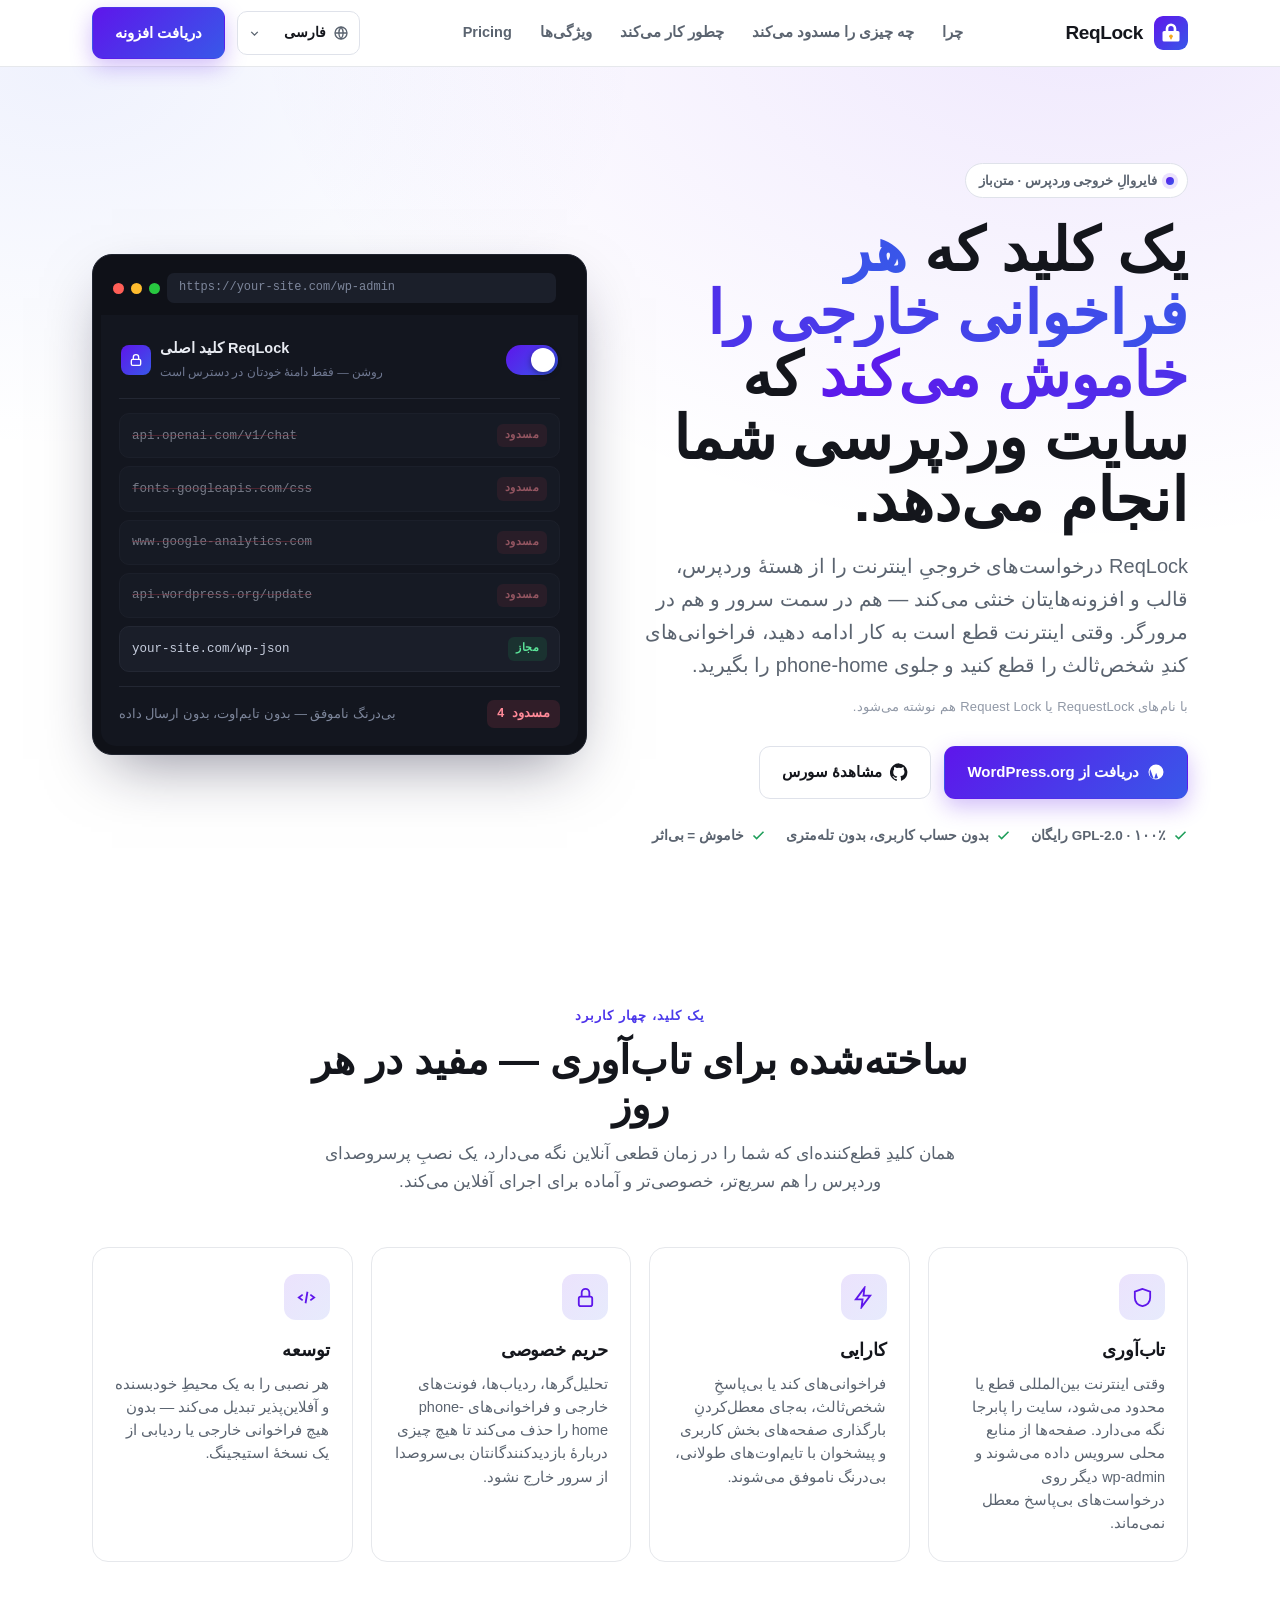
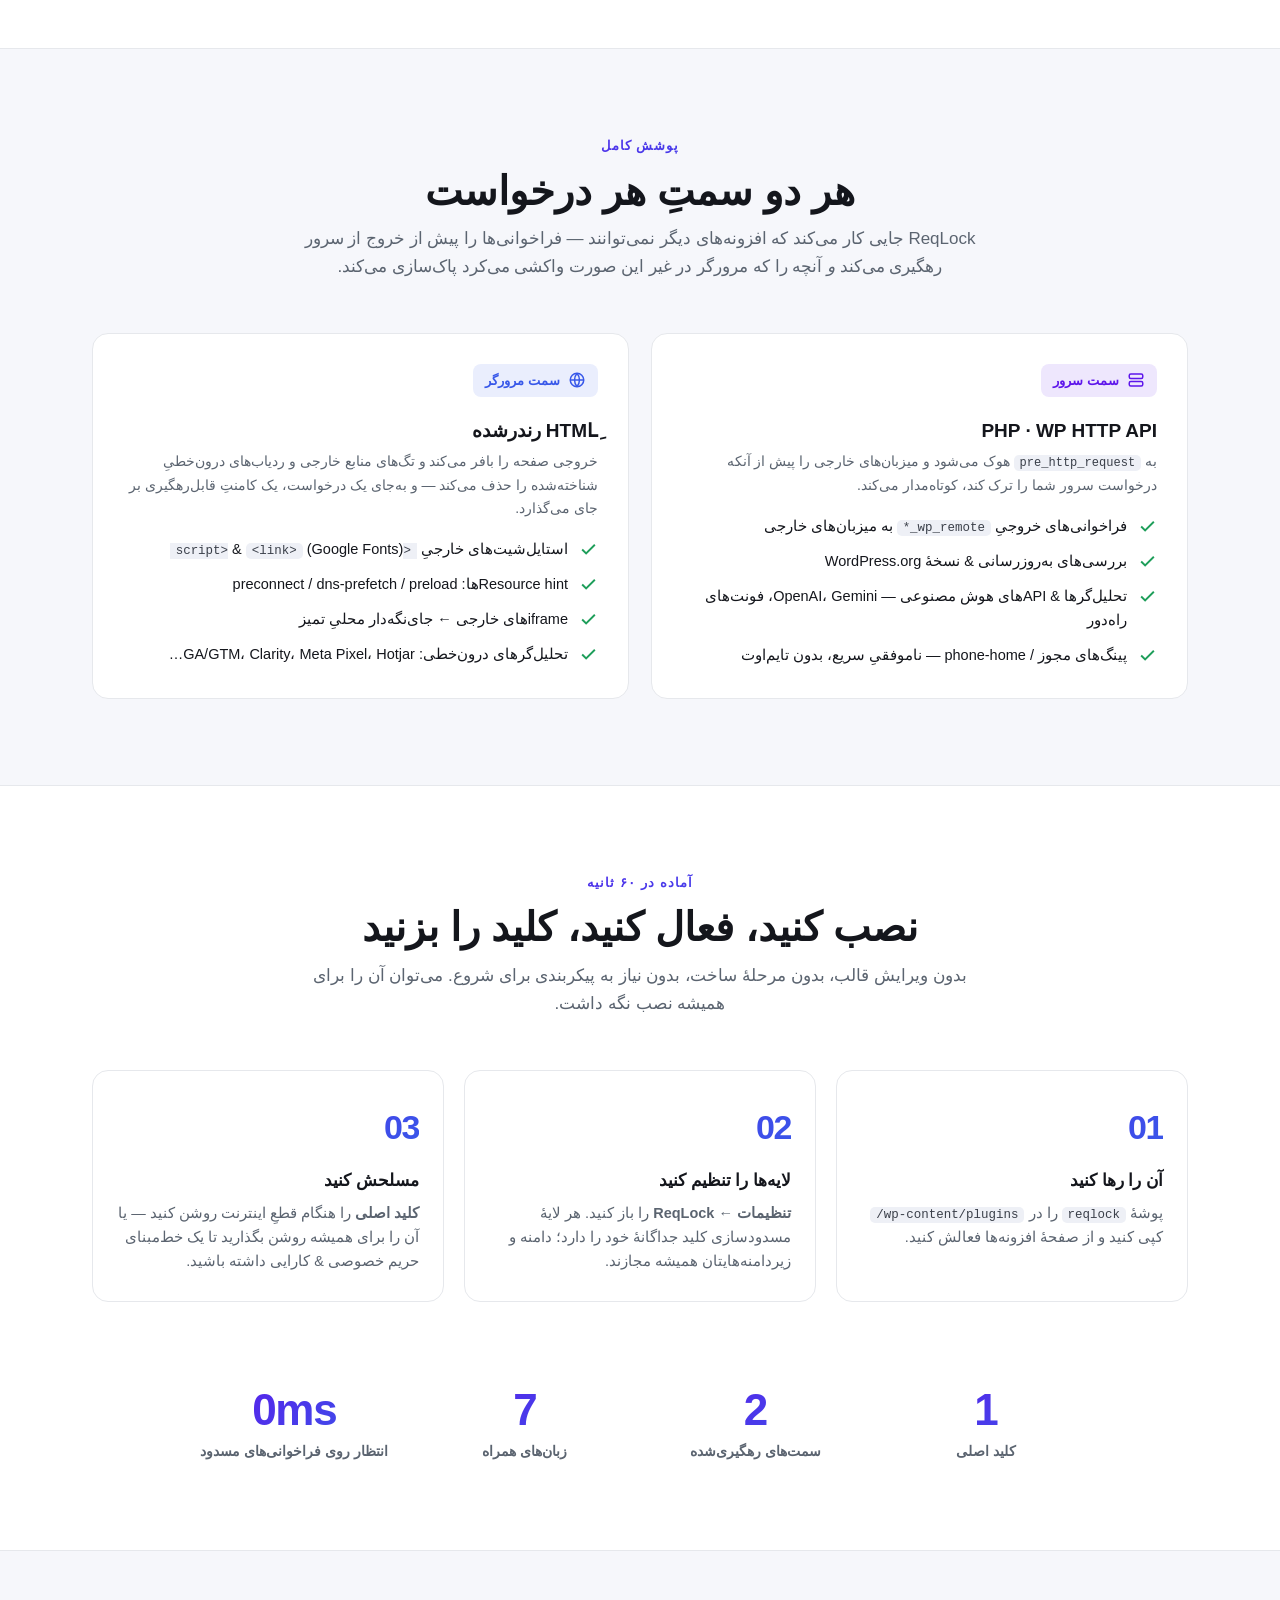
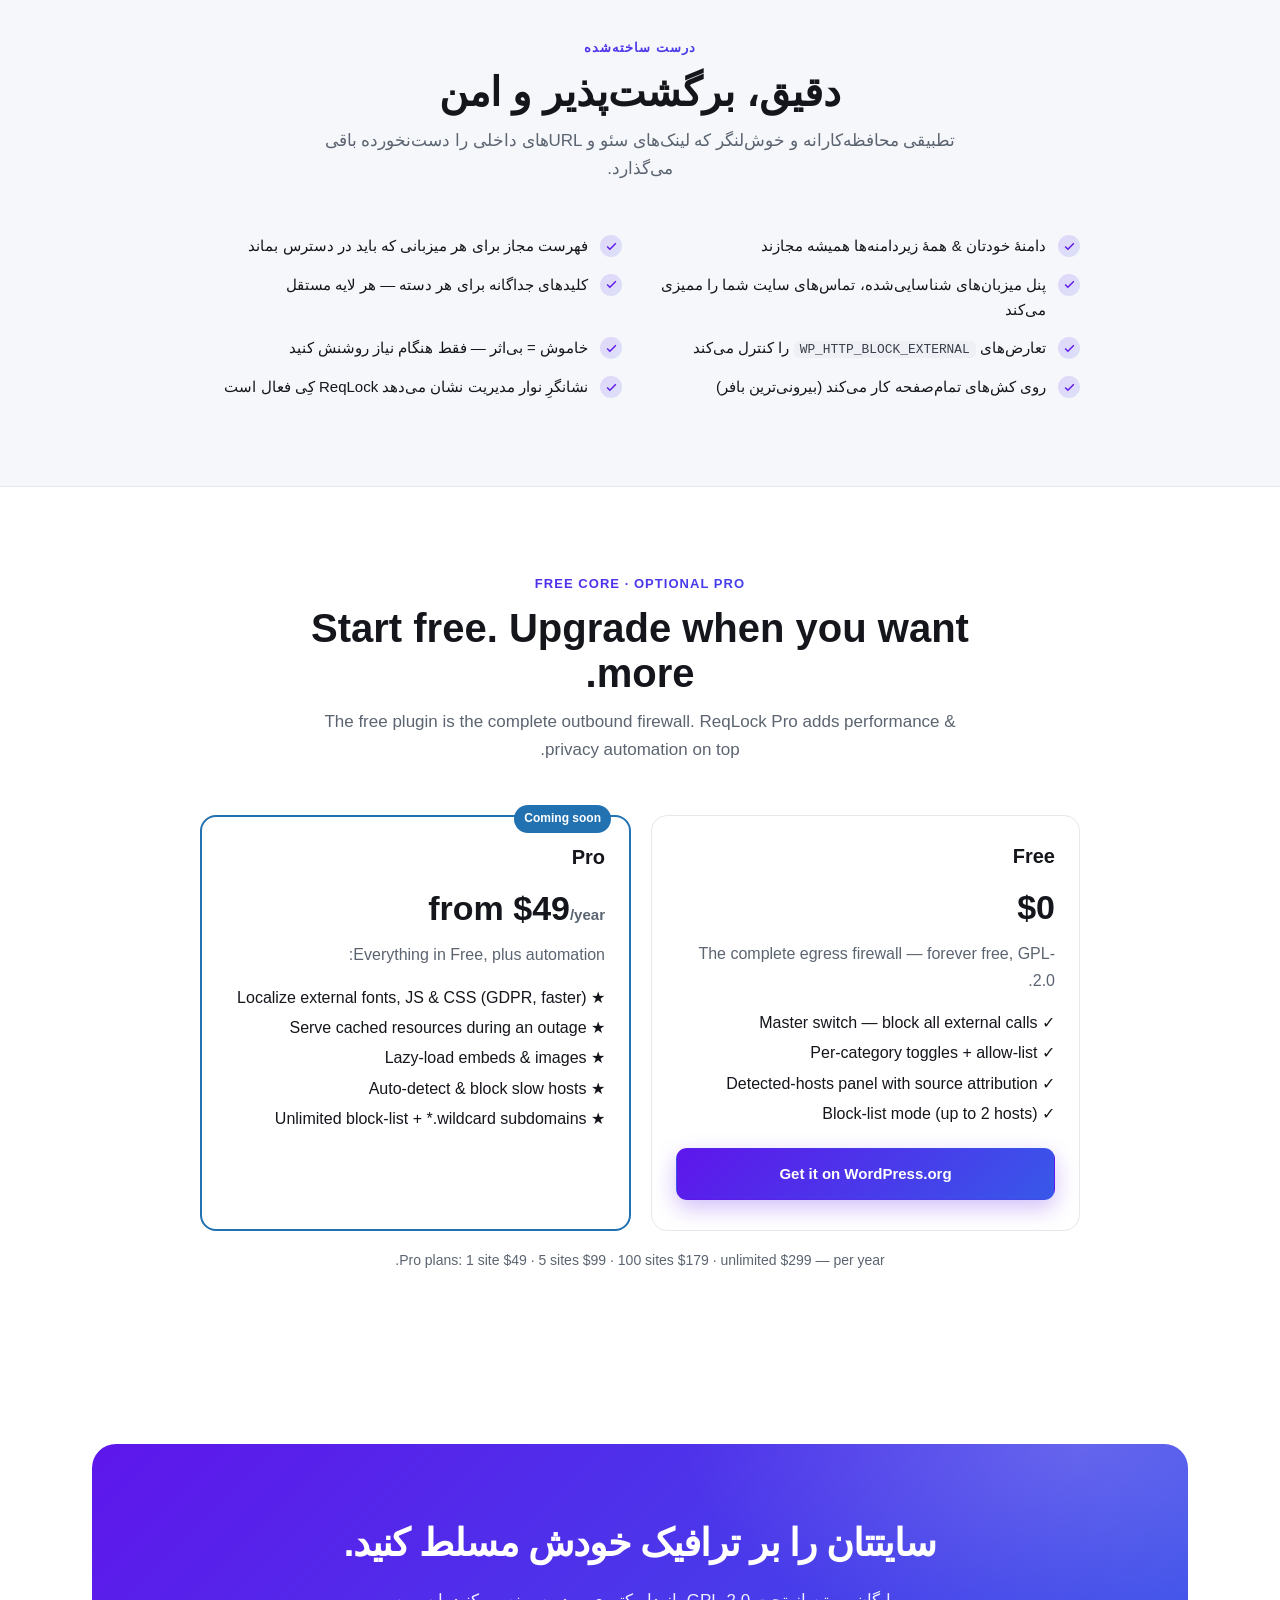
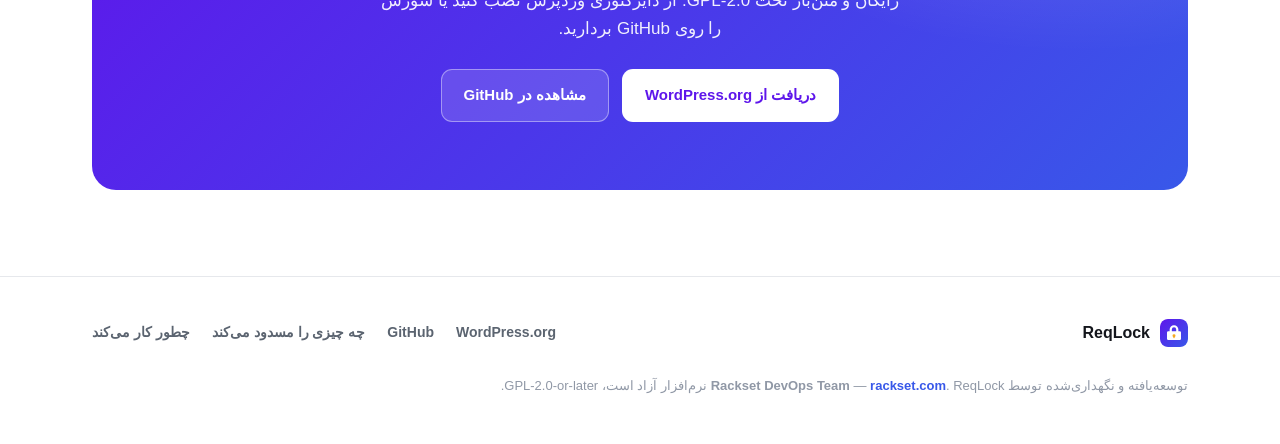
<file: landing/site/fa/index.html>
<!DOCTYPE html>
<html lang="fa" dir="rtl">
<head>
<meta charset="UTF-8" />
<meta name="viewport" content="width=device-width, initial-scale=1.0" />
<title>ReqLock — یک فایروالِ خروجی برای وردپرس</title>
<meta name="description" content="ReqLock یک افزونهٔ وردپرس با کلید اصلیِ قطع‌کننده است که فراخوانی‌های خارجیِ اینترنت را از هسته، قالب‌ها و افزونه‌ها خنثی می‌کند — برای تاب‌آوری، کارایی، حریم خصوصی و توسعهٔ آفلاین. یک کلید، کاملاً برگشت‌پذیر." />
<meta name="theme-color" content="#5e16eb" />
<!-- This page makes ZERO external requests — exactly what ReqLock does. System fonts, inline SVG, inline i18n, no CDN. -->
<link rel="icon" href="data:image/svg+xml,<svg xmlns='http://www.w3.org/2000/svg' viewBox='0 0 64 64'><defs><linearGradient id='g' x1='0' y1='0' x2='1' y2='1'><stop offset='0' stop-color='%235e16eb'/><stop offset='1' stop-color='%233858e9'/></linearGradient></defs><rect width='64' height='64' rx='14' fill='url(%23g)'/><path d='M22 28v-4a10 10 0 0 1 20 0v4h3a3 3 0 0 1 3 3v14a3 3 0 0 1-3 3H19a3 3 0 0 1-3-3V31a3 3 0 0 1 3-3h3zm5 0h10v-4a5 5 0 0 0-10 0v4z' fill='%23fff'/><circle cx='32' cy='38' r='3.4' fill='%23f4a91e'/><rect x='30.4' y='38' width='3.2' height='6' rx='1.6' fill='%23f4a91e'/></svg>" />
<style>
  :root{
    --purple:#5e16eb; --blue:#3858e9; --amber:#f4a91e;
    --ink:#14161c; --muted:#5b6470; --soft:#f6f7fb; --soft2:#eef0f6;
    --line:#e6e8ec; --line2:#dfe2ea; --white:#fff;
    --grad:linear-gradient(135deg,var(--purple),var(--blue));
    --radius:16px; --maxw:1140px;
    --green:#1e9e5a; --red:#e2465b;
  }
  *{box-sizing:border-box;margin:0;padding:0}
  html{scroll-behavior:smooth}
  body{
    font:16px/1.65 -apple-system,BlinkMacSystemFont,"Segoe UI",Roboto,"Helvetica Neue",Arial,"Noto Sans","Noto Sans Arabic",Tahoma,sans-serif;
    color:var(--ink);background:var(--white);-webkit-font-smoothing:antialiased;
  }
  a{color:inherit;text-decoration:none}
  .wrap{max-width:var(--maxw);margin:0 auto;padding:0 22px}
  .grad-text{background:var(--grad);-webkit-background-clip:text;background-clip:text;-webkit-text-fill-color:transparent}

  .btn{display:inline-flex;align-items:center;gap:8px;padding:13px 22px;border-radius:11px;font-weight:700;font-size:15px;border:1.5px solid transparent;transition:transform .15s ease,box-shadow .15s ease,background .15s ease;cursor:pointer;white-space:nowrap}
  .btn:hover{transform:translateY(-2px)}
  .btn-primary{background:var(--grad);color:#fff;box-shadow:0 8px 22px rgba(94,22,235,.28)}
  .btn-primary:hover{box-shadow:0 12px 28px rgba(94,22,235,.36)}
  .btn-ghost{background:#fff;color:var(--ink);border-color:var(--line2)}
  .btn-ghost:hover{border-color:var(--purple);color:var(--purple)}
  .btn-light{background:rgba(255,255,255,.14);color:#fff;border-color:rgba(255,255,255,.4)}
  .btn-light:hover{background:rgba(255,255,255,.22)}
  .btn-solid-light{background:#fff;color:var(--purple)}
  .ico{width:18px;height:18px;flex:none}

  header.nav{position:sticky;top:0;z-index:50;background:rgba(255,255,255,.82);backdrop-filter:saturate(160%) blur(12px);border-bottom:1px solid var(--line)}
  .nav-in{display:flex;align-items:center;justify-content:space-between;height:66px;gap:16px}
  .brand{display:flex;align-items:center;gap:11px;font-weight:800;font-size:19px;letter-spacing:-.02em}
  .brand .logo{width:34px;height:34px;border-radius:9px;flex:none}
  .nav-links{display:flex;align-items:center;gap:28px}
  .nav-links a.lnk{color:var(--muted);font-weight:600;font-size:14.5px}
  .nav-links a.lnk:hover{color:var(--ink)}
  .nav-cta{display:flex;align-items:center;gap:12px}

  /* Language switcher */
  .lang{position:relative;display:inline-flex;align-items:center}
  .lang svg{position:absolute;left:11px;width:16px;height:16px;color:var(--muted);pointer-events:none}
  .lang select{appearance:none;-webkit-appearance:none;background:#fff;border:1.5px solid var(--line2);color:var(--ink);font:inherit;font-weight:600;font-size:14px;padding:9px 30px 9px 33px;border-radius:10px;cursor:pointer;transition:border-color .15s}
  .lang select:hover{border-color:var(--purple)}
  .lang .chev{position:absolute;right:11px;width:13px;height:13px;color:var(--muted);pointer-events:none}
  [dir=rtl] .lang svg{left:auto;right:11px}
  [dir=rtl] .lang select{padding:9px 33px 9px 30px}
  [dir=rtl] .lang .chev{right:auto;left:11px}

  @media(max-width:980px){.nav-links a.lnk{display:none}}
  @media(max-width:560px){.brand span.bt{display:none}.btn.nav-get{display:none}}

  .hero{position:relative;overflow:hidden;background:
    radial-gradient(120% 120% at 85% -10%,rgba(94,22,235,.10),transparent 55%),
    radial-gradient(90% 90% at 5% 0%,rgba(56,88,233,.08),transparent 50%);
    padding:clamp(48px,8vw,96px) 0 clamp(40px,6vw,72px)}
  .hero-grid{display:grid;grid-template-columns:1.05fr .95fr;gap:54px;align-items:center}
  .eyebrow{display:inline-flex;align-items:center;gap:9px;background:#fff;border:1px solid var(--line2);color:var(--muted);font-weight:600;font-size:13px;padding:6px 13px;border-radius:999px;margin-bottom:22px}
  .eyebrow .dot{width:8px;height:8px;border-radius:50%;background:var(--grad);box-shadow:0 0 0 4px rgba(94,22,235,.12)}
  .hero h1{font-size:clamp(38px,5.4vw,60px);line-height:1.04;letter-spacing:-.03em;font-weight:850;margin-bottom:18px}
  .hero p.sub{font-size:clamp(17px,2vw,20px);color:var(--muted);max-width:560px;margin-bottom:14px}
  .hero .alt{font-size:13px;color:#9098a6;letter-spacing:.01em;margin-bottom:28px}
  .hero .alt b{color:var(--muted);font-weight:600}
  .hero-btns{display:flex;gap:13px;flex-wrap:wrap;margin-bottom:26px}
  .trust{display:flex;gap:20px;flex-wrap:wrap;color:var(--muted);font-size:13.5px;font-weight:600}
  .trust span.t{display:inline-flex;align-items:center;gap:7px}
  .trust svg{width:15px;height:15px;color:var(--green)}
  @media(max-width:880px){.hero-grid{grid-template-columns:1fr;gap:40px}}

  .demo{background:#0f1118;border-radius:20px;padding:6px;box-shadow:0 24px 60px -20px rgba(20,18,48,.5);border:1px solid #20242f}
  .demo-bar{display:flex;align-items:center;gap:7px;padding:12px 14px}
  .demo-bar .d{width:11px;height:11px;border-radius:50%}
  .demo-bar .d.r{background:#ff5f57}.demo-bar .d.y{background:#febc2e}.demo-bar .d.g{background:#28c840}
  .demo-bar .url{margin-left:10px;background:#1b1f2a;color:#7d869b;font-size:12px;padding:5px 12px;border-radius:7px;flex:1;font-family:ui-monospace,SFMono-Regular,Menlo,monospace}
  .demo-body{background:#13161f;border-radius:0 0 15px 15px;padding:18px;margin:0 2px 2px}
  .switch-row{display:flex;align-items:center;justify-content:space-between;gap:14px;padding:4px 2px 16px;border-bottom:1px solid #232733;margin-bottom:14px}
  .switch-row .lbl{color:#e8ebf2;font-weight:700;font-size:14.5px;display:flex;align-items:center;gap:9px}
  .switch-row .lbl small{display:block;color:#6f7891;font-weight:500;font-size:11.5px;margin-top:2px}
  .switch-row .lbl .lk{width:30px;height:30px;border-radius:8px;background:var(--grad);display:grid;place-items:center;flex:none}
  .switch-row .lbl .lk svg{width:16px;height:16px;color:#fff}
  .toggle{position:relative;width:52px;height:30px;flex:none;cursor:pointer}
  .toggle input{position:absolute;opacity:0;width:100%;height:100%;margin:0;cursor:pointer;z-index:2}
  .toggle .track{position:absolute;inset:0;background:#2a2f3d;border-radius:999px;transition:background .25s}
  .toggle .knob{position:absolute;top:3px;left:3px;width:24px;height:24px;background:#fff;border-radius:50%;transition:transform .25s;box-shadow:0 2px 6px rgba(0,0,0,.4)}
  .toggle input:checked ~ .track{background:linear-gradient(135deg,var(--purple),var(--blue))}
  .toggle input:checked ~ .knob{transform:translateX(22px)}
  .reqs{list-style:none;display:flex;flex-direction:column;gap:8px}
  .req{display:flex;align-items:center;gap:11px;background:#1a1e29;border:1px solid #232733;border-radius:10px;padding:10px 12px;font-family:ui-monospace,SFMono-Regular,Menlo,monospace;font-size:12.5px;transition:opacity .3s,border-color .3s}
  .req .host{color:#c7cede;flex:1;overflow:hidden;text-overflow:ellipsis;white-space:nowrap}
  .req .tag{font-weight:700;font-size:10.5px;letter-spacing:.04em;padding:3px 8px;border-radius:6px;flex:none;font-family:inherit}
  .req .tag.allow{color:#5ce69a;background:rgba(30,158,90,.16)}
  .req .tag.block{color:#ff8a98;background:rgba(226,70,91,.16)}
  .req .tag.pending{color:#febc2e;background:rgba(254,188,46,.14)}
  .req svg{width:16px;height:16px;flex:none}
  .demo.armed .req.ext{opacity:.55}
  .demo.armed .req.ext .host{text-decoration:line-through;text-decoration-color:#e2465b80}
  .demo-foot{display:flex;align-items:center;justify-content:space-between;margin-top:14px;padding-top:13px;border-top:1px solid #232733;font-size:12.5px;color:#7d869b}
  .count-pill{font-family:ui-monospace,monospace;font-weight:700;color:#ff8a98;background:rgba(226,70,91,.14);padding:4px 10px;border-radius:7px;transition:color .3s,background .3s}
  .demo:not(.armed) .count-pill{color:#5ce69a;background:rgba(30,158,90,.14)}

  section{padding:clamp(54px,7vw,86px) 0}
  .sec-head{text-align:center;max-width:680px;margin:0 auto clamp(34px,4vw,52px)}
  .kicker{font-weight:700;font-size:13px;letter-spacing:.08em;text-transform:uppercase;margin-bottom:12px}
  .sec-head h2{font-size:clamp(28px,3.6vw,40px);line-height:1.12;letter-spacing:-.025em;font-weight:850;margin-bottom:12px}
  .sec-head p{color:var(--muted);font-size:17px}

  .jobs{display:grid;grid-template-columns:repeat(4,1fr);gap:18px}
  .job{background:var(--white);border:1px solid var(--line);border-radius:var(--radius);padding:26px 22px;transition:border-color .2s,transform .2s,box-shadow .2s}
  .job:hover{border-color:#cfc2f5;transform:translateY(-4px);box-shadow:0 16px 36px -16px rgba(94,22,235,.3)}
  .job .ji{width:46px;height:46px;border-radius:12px;display:grid;place-items:center;margin-bottom:16px;background:linear-gradient(135deg,rgba(94,22,235,.12),rgba(56,88,233,.12))}
  .job .ji svg{width:23px;height:23px;color:var(--purple)}
  .job h3{font-size:18px;margin-bottom:7px;letter-spacing:-.01em}
  .job p{color:var(--muted);font-size:14.5px;line-height:1.6}
  @media(max-width:920px){.jobs{grid-template-columns:repeat(2,1fr)}}
  @media(max-width:520px){.jobs{grid-template-columns:1fr}}

  .blocks-wrap{background:var(--soft);border-top:1px solid var(--line);border-bottom:1px solid var(--line)}
  .blocks{display:grid;grid-template-columns:1fr 1fr;gap:22px}
  .bcol{background:#fff;border:1px solid var(--line);border-radius:var(--radius);padding:30px}
  .bcol .badge{display:inline-flex;align-items:center;gap:8px;font-weight:700;font-size:13px;padding:6px 12px;border-radius:8px;margin-bottom:18px}
  .bcol.server .badge{color:var(--purple);background:rgba(94,22,235,.1)}
  .bcol.browser .badge{color:var(--blue);background:rgba(56,88,233,.1)}
  .bcol h3{font-size:19px;margin-bottom:4px}
  .bcol .desc{color:var(--muted);font-size:14px;margin-bottom:18px}
  .blist{list-style:none;display:flex;flex-direction:column;gap:11px}
  .blist li{display:flex;gap:11px;align-items:flex-start;font-size:14.5px;color:var(--ink)}
  .blist li svg{width:19px;height:19px;flex:none;margin-top:2px;color:var(--green)}
  code{background:var(--soft2);border-radius:5px;padding:1px 6px;font-size:.86em;font-family:ui-monospace,monospace;color:#3a3f49}
  @media(max-width:760px){.blocks{grid-template-columns:1fr}}

  .steps{display:grid;grid-template-columns:repeat(3,1fr);gap:20px;counter-reset:s}
  .step{position:relative;padding:28px 24px;border:1px solid var(--line);border-radius:var(--radius);background:#fff}
  .step::before{counter-increment:s;content:"0" counter(s);font-weight:850;font-size:34px;letter-spacing:-.04em;background:var(--grad);-webkit-background-clip:text;background-clip:text;-webkit-text-fill-color:transparent;display:block;margin-bottom:12px}
  .step h3{font-size:17px;margin-bottom:7px}
  .step p{color:var(--muted);font-size:14.5px}
  @media(max-width:760px){.steps{grid-template-columns:1fr}}

  .feat{display:grid;grid-template-columns:repeat(2,1fr);gap:14px 36px;max-width:880px;margin:0 auto}
  .feat li{list-style:none;display:flex;gap:12px;align-items:flex-start;font-size:15px}
  .feat li .ck{width:22px;height:22px;border-radius:50%;background:linear-gradient(135deg,rgba(94,22,235,.14),rgba(56,88,233,.14));display:grid;place-items:center;flex:none;margin-top:1px}
  .feat li .ck svg{width:13px;height:13px;color:var(--purple)}
  @media(max-width:640px){.feat{grid-template-columns:1fr}}

  .stats{display:grid;grid-template-columns:repeat(4,1fr);gap:22px;text-align:center;max-width:900px;margin:0 auto}
  .stat .n{font-size:clamp(30px,4vw,44px);font-weight:850;letter-spacing:-.03em;line-height:1;background:var(--grad);-webkit-background-clip:text;background-clip:text;-webkit-text-fill-color:transparent}
  .stat .l{color:var(--muted);font-size:14px;margin-top:8px;font-weight:600}
  @media(max-width:620px){.stats{grid-template-columns:repeat(2,1fr);gap:30px 22px}}

  .cta-band{position:relative;overflow:hidden;background:var(--grad);border-radius:24px;padding:clamp(44px,6vw,68px);text-align:center;color:#fff}
  .cta-band::after{content:"";position:absolute;inset:0;background:radial-gradient(60% 100% at 90% 0,rgba(255,255,255,.18),transparent 60%);pointer-events:none}
  .cta-band h2{font-size:clamp(26px,3.4vw,38px);letter-spacing:-.025em;margin-bottom:12px;position:relative}
  .cta-band p{font-size:17px;opacity:.92;max-width:520px;margin:0 auto 26px;position:relative}
  .cta-band .hero-btns{justify-content:center;position:relative;margin:0}

  footer{border-top:1px solid var(--line);padding:42px 0 48px;color:var(--muted)}
  .foot-in{display:flex;align-items:center;justify-content:space-between;gap:20px;flex-wrap:wrap}
  .foot-brand{display:flex;align-items:center;gap:10px;font-weight:800;color:var(--ink)}
  .foot-brand .logo{width:28px;height:28px;border-radius:8px}
  .foot-links{display:flex;gap:22px;font-size:14px;font-weight:600}
  .foot-links a:hover{color:var(--purple)}
  .foot-note{width:100%;font-size:13px;color:#9098a6;padding-top:8px}
  .foot-note a{color:var(--blue);font-weight:600}

  /* RTL niceties */
  [dir=rtl] .demo-bar .url{margin-left:0;margin-right:10px}
  [dir=rtl]{letter-spacing:0}
  [dir=rtl] .hero h1,[dir=rtl] .sec-head h2{letter-spacing:0}
</style>
  <meta name="robots" content="index,follow,max-image-preview:large,max-snippet:-1" />
  <link rel="canonical" href="https://reqlock.com/fa/" />
  <link rel="alternate" hreflang="x-default" href="https://reqlock.com/" />
  <link rel="alternate" hreflang="en" href="https://reqlock.com/" />
  <link rel="alternate" hreflang="de" href="https://reqlock.com/de/" />
  <link rel="alternate" hreflang="es" href="https://reqlock.com/es/" />
  <link rel="alternate" hreflang="fr" href="https://reqlock.com/fr/" />
  <link rel="alternate" hreflang="fa" href="https://reqlock.com/fa/" />
  <link rel="alternate" hreflang="ja" href="https://reqlock.com/ja/" />
  <link rel="alternate" hreflang="zh-Hans" href="https://reqlock.com/zh/" />
  <meta property="og:type" content="website" />
  <meta property="og:site_name" content="ReqLock" />
  <meta property="og:title" content="ReqLock — یک فایروالِ خروجی برای وردپرس" />
  <meta property="og:description" content="ReqLock یک افزونهٔ وردپرس با کلید اصلیِ قطع‌کننده است که فراخوانی‌های خارجیِ اینترنت را از هسته، قالب‌ها و افزونه‌ها خنثی می‌کند — برای تاب‌آوری، کارایی، حریم خصوصی و توسعهٔ آفلاین. یک کلید، کاملاً برگشت‌پذیر." />
  <meta property="og:url" content="https://reqlock.com/fa/" />
  <meta property="og:image" content="https://reqlock.com/og.png" />
  <meta property="og:image:width" content="1544" />
  <meta property="og:image:height" content="500" />
  <meta property="og:locale" content="fa_IR" />
  <meta property="og:locale:alternate" content="en_US" />
  <meta property="og:locale:alternate" content="de_DE" />
  <meta property="og:locale:alternate" content="es_ES" />
  <meta property="og:locale:alternate" content="fr_FR" />
  <meta property="og:locale:alternate" content="ja_JP" />
  <meta property="og:locale:alternate" content="zh_CN" />
  <meta name="twitter:card" content="summary_large_image" />
  <meta name="twitter:title" content="ReqLock — یک فایروالِ خروجی برای وردپرس" />
  <meta name="twitter:description" content="ReqLock یک افزونهٔ وردپرس با کلید اصلیِ قطع‌کننده است که فراخوانی‌های خارجیِ اینترنت را از هسته، قالب‌ها و افزونه‌ها خنثی می‌کند — برای تاب‌آوری، کارایی، حریم خصوصی و توسعهٔ آفلاین. یک کلید، کاملاً برگشت‌پذیر." />
  <meta name="twitter:image" content="https://reqlock.com/og.png" />
  <script type="application/ld+json">{"@context": "https://schema.org", "@type": "SoftwareApplication", "name": "ReqLock", "description": "ReqLock یک افزونهٔ وردپرس با کلید اصلیِ قطع‌کننده است که فراخوانی‌های خارجیِ اینترنت را از هسته، قالب‌ها و افزونه‌ها خنثی می‌کند — برای تاب‌آوری، کارایی، حریم خصوصی و توسعهٔ آفلاین. یک کلید، کاملاً برگشت‌پذیر.", "applicationCategory": "SecurityApplication", "operatingSystem": "WordPress", "url": "https://reqlock.com/fa/", "inLanguage": "fa", "image": "https://reqlock.com/og.png", "softwareLicense": "GPL-2.0-or-later", "isAccessibleForFree": true, "offers": {"@type": "Offer", "price": "0", "priceCurrency": "USD"}, "author": {"@type": "Organization", "name": "Rackset DevOps Team", "url": "https://rackset.com/"}, "downloadUrl": "https://fa.wordpress.org/plugins/reqlock/"}</script>
</head>
<body>

<header class="nav">
  <div class="wrap nav-in">
    <a href="#top" class="brand">
      <svg class="logo" viewBox="0 0 64 64" aria-hidden="true"><defs><linearGradient id="lg" x1="0" y1="0" x2="1" y2="1"><stop offset="0" stop-color="#5e16eb"/><stop offset="1" stop-color="#3858e9"/></linearGradient></defs><rect width="64" height="64" rx="14" fill="url(#lg)"/><path d="M22 28v-4a10 10 0 0 1 20 0v4h3a3 3 0 0 1 3 3v14a3 3 0 0 1-3 3H19a3 3 0 0 1-3-3V31a3 3 0 0 1 3-3h3zm5 0h10v-4a5 5 0 0 0-10 0v4z" fill="#fff"/><circle cx="32" cy="38" r="3.4" fill="#f4a91e"/><rect x="30.4" y="38" width="3.2" height="6" rx="1.6" fill="#f4a91e"/></svg>
      <span class="bt">ReqLock</span>
    </a>
    <nav class="nav-links">
      <a class="lnk" href="#why" data-i18n="nav.why">چرا</a>
      <a class="lnk" href="#blocks" data-i18n="nav.blocks">چه چیزی را مسدود می‌کند</a>
      <a class="lnk" href="#how" data-i18n="nav.how">چطور کار می‌کند</a>
      <a class="lnk" href="#features" data-i18n="nav.features">ویژگی‌ها</a>
      <a class="lnk" href="#pricing" data-i18n="nav.pricing">Pricing</a>
    </nav>
    <div class="nav-cta">
      <span class="lang">
        <svg viewBox="0 0 24 24" fill="none" stroke="currentColor" stroke-width="2" aria-hidden="true"><circle cx="12" cy="12" r="9"/><path d="M3 12h18M12 3a14 14 0 0 1 0 18M12 3a14 14 0 0 0 0 18"/></svg>
        <select id="lang" aria-label="Language"></select>
        <svg class="chev" viewBox="0 0 24 24" fill="none" stroke="currentColor" stroke-width="2.5" aria-hidden="true"><path d="m6 9 6 6 6-6"/></svg>
      </span>
      <a class="btn btn-primary nav-get" href="https://fa.wordpress.org/plugins/reqlock/"><span data-i18n="nav.getplugin">دریافت افزونه</span></a>
    </div>
  </div>
</header>

<a id="top"></a>

<section class="hero">
  <div class="wrap hero-grid">
    <div class="hero-copy">
      <span class="eyebrow"><span class="dot"></span> <span data-i18n="hero.eyebrow">فایروالِ خروجی وردپرس · متن‌باز</span></span>
      <h1 data-i18n="hero.h1">یک کلید که <span class="grad-text">هر فراخوانی خارجی را خاموش می‌کند</span> که سایت وردپرسی شما انجام می‌دهد.</h1>
      <p class="sub" data-i18n="hero.sub">ReqLock درخواست‌های خروجیِ اینترنت را از هستهٔ وردپرس، قالب و افزونه‌هایتان خنثی می‌کند — هم در سمت سرور و هم در مرورگر. وقتی اینترنت قطع است به کار ادامه دهید، فراخوانی‌های کندِ شخص‌ثالث را قطع کنید و جلوی phone-home را بگیرید.</p>
      <p class="alt"><span data-i18n="hero.altlabel">با نام‌های RequestLock یا Request Lock هم نوشته می‌شود.</span></p>
      <div class="hero-btns">
        <a class="btn btn-primary" href="https://fa.wordpress.org/plugins/reqlock/">
          <svg class="ico" viewBox="0 0 24 24" fill="currentColor" aria-hidden="true"><path d="M12 2a10 10 0 1 0 0 20 10 10 0 0 0 0-20Zm-8.5 10a8.5 8.5 0 0 1 .8-3.6l4.6 12.6A8.5 8.5 0 0 1 3.5 12Zm8.5 8.5c-.8 0-1.6-.1-2.3-.3l2.5-7.2 2.5 6.9.1.1a8.5 8.5 0 0 1-2.8.5Zm1.2-12.5c.5 0 1-.1 1-.1.4 0 .4.7-.1.7 0 0-.5.1-1 .1l3 9 1.8-6c.4-1.3 0-2.2-.4-2.9-.3-.6-.7-1-.7-1.6 0-.7.6-1.4 1.4-1.4h.1A8.5 8.5 0 0 0 7.7 4.2c.2 0 .4 0 .5.1.8 0 2-.1 2-.1.5 0 .5.7 0 .7 0 0-.5.1-1 .1l3 8.8 1-3c.4-1.1-.1-1.9-.3-2.4Z"/></svg>
          <span data-i18n="hero.cta1">دریافت از WordPress.org</span>
        </a>
        <a class="btn btn-ghost" href="https://github.com/rackset/reqlock/blob/main/i18n-readme/readme-fa_IR.txt">
          <svg class="ico" viewBox="0 0 24 24" fill="currentColor" aria-hidden="true"><path d="M12 .5a12 12 0 0 0-3.8 23.4c.6.1.8-.3.8-.6v-2c-3.3.7-4-1.6-4-1.6-.6-1.4-1.3-1.8-1.3-1.8-1.1-.7 0-.7 0-.7 1.2.1 1.8 1.2 1.8 1.2 1.1 1.8 2.8 1.3 3.5 1 .1-.8.4-1.3.8-1.6-2.7-.3-5.5-1.3-5.5-5.9 0-1.3.5-2.4 1.2-3.2 0-.3-.5-1.5.2-3.2 0 0 1-.3 3.3 1.2a11.5 11.5 0 0 1 6 0C17 5 18 5.3 18 5.3c.7 1.7.2 2.9.1 3.2.8.8 1.2 1.9 1.2 3.2 0 4.6-2.8 5.6-5.5 5.9.4.4.8 1.1.8 2.2v3.3c0 .3.2.7.8.6A12 12 0 0 0 12 .5Z"/></svg>
          <span data-i18n="hero.cta2">مشاهدهٔ سورس</span>
        </a>
      </div>
      <div class="trust">
        <span class="t"><svg viewBox="0 0 24 24" fill="none" stroke="currentColor" stroke-width="2.5"><path d="M20 6 9 17l-5-5"/></svg> <span data-i18n="hero.trust1">GPL-2.0 · ۱۰۰٪ رایگان</span></span>
        <span class="t"><svg viewBox="0 0 24 24" fill="none" stroke="currentColor" stroke-width="2.5"><path d="M20 6 9 17l-5-5"/></svg> <span data-i18n="hero.trust2">بدون حساب کاربری، بدون تله‌متری</span></span>
        <span class="t"><svg viewBox="0 0 24 24" fill="none" stroke="currentColor" stroke-width="2.5"><path d="M20 6 9 17l-5-5"/></svg> <span data-i18n="hero.trust3">خاموش = بی‌اثر</span></span>
      </div>
    </div>

    <div class="demo" id="demo" dir="ltr" aria-label="Interactive ReqLock demo">
      <div class="demo-bar">
        <span class="d r"></span><span class="d y"></span><span class="d g"></span>
        <span class="url">https://your-site.com/wp-admin</span>
      </div>
      <div class="demo-body">
        <div class="switch-row">
          <span class="lbl">
            <span class="lk"><svg viewBox="0 0 24 24" fill="none" stroke="currentColor" stroke-width="2"><rect x="5" y="11" width="14" height="9" rx="2"/><path d="M8 11V8a4 4 0 0 1 8 0v3"/></svg></span>
            <span><span data-i18n="demo.master">کلید اصلی ReqLock</span><small id="state-txt">خاموش — سایت آزادانه به اینترنت می‌رسد</small></span>
          </span>
          <label class="toggle" title="Toggle ReqLock">
            <input type="checkbox" id="master" aria-label="ReqLock master switch">
            <span class="track"></span><span class="knob"></span>
          </label>
        </div>
        <ul class="reqs" id="reqs">
          <li class="req ext" data-ext="1"><span class="host">api.openai.com/v1/chat</span><span class="tag pending">ارسال</span></li>
          <li class="req ext" data-ext="1"><span class="host">fonts.googleapis.com/css</span><span class="tag pending">ارسال</span></li>
          <li class="req ext" data-ext="1"><span class="host">www.google-analytics.com</span><span class="tag pending">ارسال</span></li>
          <li class="req ext" data-ext="1"><span class="host">api.wordpress.org/update</span><span class="tag pending">ارسال</span></li>
          <li class="req"><span class="host">your-site.com/wp-json</span><span class="tag allow" data-i18n="demo.allowed">مجاز</span></li>
        </ul>
        <div class="demo-foot">
          <span id="foot-txt">فراخوانی‌هایی که سرور را ترک می‌کنند</span>
          <span class="count-pill" id="count">0 مسدود</span>
        </div>
      </div>
    </div>
  </div>
</section>

<section id="why">
  <div class="wrap">
    <div class="sec-head">
      <div class="kicker grad-text" data-i18n="why.kicker">یک کلید، چهار کاربرد</div>
      <h2 data-i18n="why.h2">ساخته‌شده برای تاب‌آوری — مفید در هر روز</h2>
      <p data-i18n="why.p">همان کلیدِ قطع‌کننده‌ای که شما را در زمان قطعی آنلاین نگه می‌دارد، یک نصبِ پرسروصدای وردپرس را هم سریع‌تر، خصوصی‌تر و آماده برای اجرای آفلاین می‌کند.</p>
    </div>
    <div class="jobs">
      <div class="job">
        <span class="ji"><svg viewBox="0 0 24 24" fill="none" stroke="currentColor" stroke-width="1.9"><path d="M12 3 4 6v6c0 5 3.5 8 8 9 4.5-1 8-4 8-9V6l-8-3Z"/></svg></span>
        <h3 data-i18n="job1.h">تاب‌آوری</h3>
        <p data-i18n="job1.p">وقتی اینترنت بین‌المللی قطع یا محدود می‌شود، سایت را پابرجا نگه می‌دارد. صفحه‌ها از منابع محلی سرویس داده می‌شوند و wp-admin دیگر روی درخواست‌های بی‌پاسخ معطل نمی‌ماند.</p>
      </div>
      <div class="job">
        <span class="ji"><svg viewBox="0 0 24 24" fill="none" stroke="currentColor" stroke-width="1.9"><path d="M13 2 4 14h7l-1 8 9-12h-7l1-8Z"/></svg></span>
        <h3 data-i18n="job2.h">کارایی</h3>
        <p data-i18n="job2.p">فراخوانی‌های کند یا بی‌پاسخِ شخص‌ثالث، به‌جای معطل‌کردنِ بارگذاری صفحه‌های بخش کاربری و پیشخوان با تایم‌اوت‌های طولانی، بی‌درنگ ناموفق می‌شوند.</p>
      </div>
      <div class="job">
        <span class="ji"><svg viewBox="0 0 24 24" fill="none" stroke="currentColor" stroke-width="1.9"><rect x="5" y="11" width="14" height="10" rx="2"/><path d="M8 11V7a4 4 0 0 1 8 0v4"/></svg></span>
        <h3 data-i18n="job3.h">حریم خصوصی</h3>
        <p data-i18n="job3.p">تحلیل‌گرها، ردیاب‌ها، فونت‌های خارجی و فراخوانی‌های phone-home را حذف می‌کند تا هیچ چیزی دربارهٔ بازدیدکنندگانتان بی‌سروصدا از سرور خارج نشود.</p>
      </div>
      <div class="job">
        <span class="ji"><svg viewBox="0 0 24 24" fill="none" stroke="currentColor" stroke-width="1.9"><path d="m8 9-4 3 4 3"/><path d="m16 9 4 3-4 3"/><path d="m13 6-2 12"/></svg></span>
        <h3 data-i18n="job4.h">توسعه</h3>
        <p data-i18n="job4.p">هر نصبی را به یک محیطِ خودبسنده و آفلاین‌پذیر تبدیل می‌کند — بدون هیچ فراخوانی خارجی یا ردیابی از یک نسخهٔ استیجینگ.</p>
      </div>
    </div>
  </div>
</section>

<div class="blocks-wrap" id="blocks">
  <section>
    <div class="wrap">
      <div class="sec-head">
        <div class="kicker grad-text" data-i18n="blocks.kicker">پوشش کامل</div>
        <h2 data-i18n="blocks.h2">هر دو سمتِ هر درخواست</h2>
        <p data-i18n="blocks.p">ReqLock جایی کار می‌کند که افزونه‌های دیگر نمی‌توانند — فراخوانی‌ها را پیش از خروج از سرور رهگیری می‌کند <em>و</em> آنچه را که مرورگر در غیر این صورت واکشی می‌کرد پاک‌سازی می‌کند.</p>
      </div>
      <div class="blocks">
        <div class="bcol server">
          <span class="badge"><svg class="ico" viewBox="0 0 24 24" fill="none" stroke="currentColor" stroke-width="2"><rect x="3" y="4" width="18" height="6" rx="2"/><rect x="3" y="14" width="18" height="6" rx="2"/><path d="M7 7h.01M7 17h.01"/></svg> <span data-i18n="blocks.server.badge">سمت سرور</span></span>
          <h3 data-i18n="blocks.server.h">PHP · WP HTTP API</h3>
          <p class="desc" data-i18n="blocks.server.desc">به <code>pre_http_request</code> هوک می‌شود و میزبان‌های خارجی را پیش از آنکه درخواست سرور شما را ترک کند، کوتاه‌مدار می‌کند.</p>
          <ul class="blist">
            <li><svg viewBox="0 0 24 24" fill="none" stroke="currentColor" stroke-width="2.4"><path d="M20 6 9 17l-5-5"/></svg> <span data-i18n="blocks.server.li1">فراخوانی‌های خروجیِ <code>wp_remote_*</code> به میزبان‌های خارجی</span></li>
            <li><svg viewBox="0 0 24 24" fill="none" stroke="currentColor" stroke-width="2.4"><path d="M20 6 9 17l-5-5"/></svg> <span data-i18n="blocks.server.li2">بررسی‌های به‌روزرسانی &amp; نسخهٔ WordPress.org</span></li>
            <li><svg viewBox="0 0 24 24" fill="none" stroke="currentColor" stroke-width="2.4"><path d="M20 6 9 17l-5-5"/></svg> <span data-i18n="blocks.server.li3">تحلیل‌گرها &amp; APIهای هوش مصنوعی — OpenAI، Gemini، فونت‌های راه‌دور</span></li>
            <li><svg viewBox="0 0 24 24" fill="none" stroke="currentColor" stroke-width="2.4"><path d="M20 6 9 17l-5-5"/></svg> <span data-i18n="blocks.server.li4">پینگ‌های مجوز / phone-home — ناموفقیِ سریع، بدون تایم‌اوت</span></li>
          </ul>
        </div>
        <div class="bcol browser">
          <span class="badge"><svg class="ico" viewBox="0 0 24 24" fill="none" stroke="currentColor" stroke-width="2"><circle cx="12" cy="12" r="9"/><path d="M3 12h18M12 3a14 14 0 0 1 0 18M12 3a14 14 0 0 0 0 18"/></svg> <span data-i18n="blocks.browser.badge">سمت مرورگر</span></span>
          <h3 data-i18n="blocks.browser.h">HTMLِ رندرشده</h3>
          <p class="desc" data-i18n="blocks.browser.desc">خروجی صفحه را بافر می‌کند و تگ‌های منابع خارجی و ردیاب‌های درون‌خطیِ شناخته‌شده را حذف می‌کند — و به‌جای یک درخواست، یک کامنتِ قابل‌رهگیری بر جای می‌گذارد.</p>
          <ul class="blist">
            <li><svg viewBox="0 0 24 24" fill="none" stroke="currentColor" stroke-width="2.4"><path d="M20 6 9 17l-5-5"/></svg> <span data-i18n="blocks.browser.li1">استایل‌شیت‌های خارجیِ <code>&lt;script&gt;</code> &amp; <code>&lt;link&gt;</code> (Google Fonts)</span></li>
            <li><svg viewBox="0 0 24 24" fill="none" stroke="currentColor" stroke-width="2.4"><path d="M20 6 9 17l-5-5"/></svg> <span data-i18n="blocks.browser.li2">Resource hintها: preconnect / dns-prefetch / preload</span></li>
            <li><svg viewBox="0 0 24 24" fill="none" stroke="currentColor" stroke-width="2.4"><path d="M20 6 9 17l-5-5"/></svg> <span data-i18n="blocks.browser.li3">iframeهای خارجی ← جای‌نگه‌دار محلیِ تمیز</span></li>
            <li><svg viewBox="0 0 24 24" fill="none" stroke="currentColor" stroke-width="2.4"><path d="M20 6 9 17l-5-5"/></svg> <span data-i18n="blocks.browser.li4">تحلیل‌گرهای درون‌خطی: GA/GTM، Clarity، Meta Pixel، Hotjar…</span></li>
          </ul>
        </div>
      </div>
    </div>
  </section>
</div>

<section id="how">
  <div class="wrap">
    <div class="sec-head">
      <div class="kicker grad-text" data-i18n="how.kicker">آماده در ۶۰ ثانیه</div>
      <h2 data-i18n="how.h2">نصب کنید، فعال کنید، کلید را بزنید</h2>
      <p data-i18n="how.p">بدون ویرایش قالب، بدون مرحلهٔ ساخت، بدون نیاز به پیکربندی برای شروع. می‌توان آن را برای همیشه نصب نگه داشت.</p>
    </div>
    <div class="steps">
      <div class="step">
        <h3 data-i18n="step1.h">آن را رها کنید</h3>
        <p data-i18n="step1.p">پوشهٔ <code>reqlock</code> را در <code>wp-content/plugins/</code> کپی کنید و از صفحهٔ افزونه‌ها فعالش کنید.</p>
      </div>
      <div class="step">
        <h3 data-i18n="step2.h">لایه‌ها را تنظیم کنید</h3>
        <p data-i18n="step2.p"><strong>تنظیمات ← ReqLock</strong> را باز کنید. هر لایهٔ مسدودسازی کلید جداگانهٔ خود را دارد؛ دامنه و زیردامنه‌هایتان همیشه مجازند.</p>
      </div>
      <div class="step">
        <h3 data-i18n="step3.h">مسلحش کنید</h3>
        <p data-i18n="step3.p"><strong>کلید اصلی</strong> را هنگام قطعِ اینترنت روشن کنید — یا آن را برای همیشه روشن بگذارید تا یک خط‌مبنای حریم خصوصی &amp; کارایی داشته باشید.</p>
      </div>
    </div>
  </div>
</section>

<section style="padding-top:0">
  <div class="wrap">
    <div class="stats">
      <div class="stat"><div class="n">1</div><div class="l" data-i18n="stat1.l">کلید اصلی</div></div>
      <div class="stat"><div class="n">2</div><div class="l" data-i18n="stat2.l">سمت‌های رهگیری‌شده</div></div>
      <div class="stat"><div class="n">7</div><div class="l" data-i18n="stat3.l">زبان‌های همراه</div></div>
      <div class="stat"><div class="n">0ms</div><div class="l" data-i18n="stat4.l">انتظار روی فراخوانی‌های مسدود</div></div>
    </div>
  </div>
</section>

<div class="blocks-wrap" id="features">
  <section>
    <div class="wrap">
      <div class="sec-head">
        <div class="kicker grad-text" data-i18n="feat.kicker">درست ساخته‌شده</div>
        <h2 data-i18n="feat.h2">دقیق، برگشت‌پذیر و امن</h2>
        <p data-i18n="feat.p">تطبیقی محافظه‌کارانه و خوش‌لنگر که لینک‌های سئو و URLهای داخلی را دست‌نخورده باقی می‌گذارد.</p>
      </div>
      <ul class="feat">
        <li><span class="ck"><svg viewBox="0 0 24 24" fill="none" stroke="currentColor" stroke-width="2.6"><path d="M20 6 9 17l-5-5"/></svg></span> <span data-i18n="feat1">دامنهٔ خودتان &amp; همهٔ زیردامنه‌ها همیشه مجازند</span></li>
        <li><span class="ck"><svg viewBox="0 0 24 24" fill="none" stroke="currentColor" stroke-width="2.6"><path d="M20 6 9 17l-5-5"/></svg></span> <span data-i18n="feat2">فهرست مجاز برای هر میزبانی که باید در دسترس بماند</span></li>
        <li><span class="ck"><svg viewBox="0 0 24 24" fill="none" stroke="currentColor" stroke-width="2.6"><path d="M20 6 9 17l-5-5"/></svg></span> <span data-i18n="feat3">پنل میزبان‌های شناسایی‌شده، تماس‌های سایت شما را ممیزی می‌کند</span></li>
        <li><span class="ck"><svg viewBox="0 0 24 24" fill="none" stroke="currentColor" stroke-width="2.6"><path d="M20 6 9 17l-5-5"/></svg></span> <span data-i18n="feat4">کلیدهای جداگانه برای هر دسته — هر لایه مستقل</span></li>
        <li><span class="ck"><svg viewBox="0 0 24 24" fill="none" stroke="currentColor" stroke-width="2.6"><path d="M20 6 9 17l-5-5"/></svg></span> <span data-i18n="feat5">تعارض‌های <code>WP_HTTP_BLOCK_EXTERNAL</code> را کنترل می‌کند</span></li>
        <li><span class="ck"><svg viewBox="0 0 24 24" fill="none" stroke="currentColor" stroke-width="2.6"><path d="M20 6 9 17l-5-5"/></svg></span> <span data-i18n="feat6">خاموش = بی‌اثر — فقط هنگام نیاز روشنش کنید</span></li>
        <li><span class="ck"><svg viewBox="0 0 24 24" fill="none" stroke="currentColor" stroke-width="2.6"><path d="M20 6 9 17l-5-5"/></svg></span> <span data-i18n="feat7">روی کش‌های تمام‌صفحه کار می‌کند (بیرونی‌ترین بافر)</span></li>
        <li><span class="ck"><svg viewBox="0 0 24 24" fill="none" stroke="currentColor" stroke-width="2.6"><path d="M20 6 9 17l-5-5"/></svg></span> <span data-i18n="feat8">نشانگرِ نوار مدیریت نشان می‌دهد ReqLock کِی فعال است</span></li>
      </ul>
    </div>
  </section>
</div>

<section id="pricing">
  <div class="wrap">
    <div class="sec-head">
      <div class="kicker grad-text" data-i18n="pricing.kicker">Free core · optional Pro</div>
      <h2 data-i18n="pricing.h2">Start free. Upgrade when you want more.</h2>
      <p data-i18n="pricing.p">The free plugin is the complete outbound firewall. ReqLock Pro adds performance &amp; privacy automation on top.</p>
    </div>
    <div style="display:flex;gap:20px;flex-wrap:wrap;align-items:stretch;max-width:880px;margin:0 auto">
      <div style="flex:1;min-width:260px;border:1px solid var(--line);border-radius:16px;padding:24px">
        <h3 style="margin:0 0 4px;font-size:20px" data-i18n="price.free.name">Free</h3>
        <div style="font-size:34px;font-weight:800;margin:6px 0"><span data-i18n="price.free.amt">$0</span></div>
        <p style="color:var(--muted);margin:0 0 14px" data-i18n="price.free.tag">The complete egress firewall — forever free, GPL-2.0.</p>
        <ul style="list-style:none;padding:0;margin:0 0 18px;line-height:1.9">
          <li data-i18n="price.free.f1">✓ Master switch — block all external calls</li>
          <li data-i18n="price.free.f2">✓ Per-category toggles + allow-list</li>
          <li data-i18n="price.free.f3">✓ Detected-hosts panel with source attribution</li>
          <li data-i18n="price.free.f4">✓ Block-list mode (up to 2 hosts)</li>
        </ul>
        <a class="btn btn-primary" href="https://fa.wordpress.org/plugins/reqlock/" style="width:100%;justify-content:center" data-i18n="price.free.cta">Get it on WordPress.org</a>
      </div>
      <div style="flex:1;min-width:260px;border:2px solid #2271b1;border-radius:16px;padding:24px;position:relative">
        <div style="position:absolute;top:-12px;right:18px;background:#2271b1;color:#fff;font-size:12px;font-weight:700;padding:4px 10px;border-radius:999px" data-i18n="price.pro.badge">Coming soon</div>
        <h3 style="margin:0 0 4px;font-size:20px" data-i18n="price.pro.name">Pro</h3>
        <div style="font-size:34px;font-weight:800;margin:6px 0"><span data-i18n="price.pro.amt">from $49</span><small style="font-size:15px;font-weight:600;color:var(--muted)" data-i18n="price.pro.per">/year</small></div>
        <p style="color:var(--muted);margin:0 0 14px" data-i18n="price.pro.tag">Everything in Free, plus automation:</p>
        <ul style="list-style:none;padding:0;margin:0 0 18px;line-height:1.9">
          <li data-i18n="price.pro.f1">★ Localize external fonts, JS &amp; CSS (GDPR, faster)</li>
          <li data-i18n="price.pro.f2">★ Serve cached resources during an outage</li>
          <li data-i18n="price.pro.f3">★ Lazy-load embeds &amp; images</li>
          <li data-i18n="price.pro.f4">★ Auto-detect &amp; block slow hosts</li>
          <li data-i18n="price.pro.f5">★ Unlimited block-list + *.wildcard subdomains</li>
        </ul>
        <span class="btn btn-light" style="width:100%;justify-content:center;opacity:.75;cursor:default" data-i18n="price.pro.cta">Coming soon</span>
      </div>
    </div>
    <p style="text-align:center;color:var(--muted);margin-top:18px;font-size:14px" data-i18n="price.tiers">Pro plans: 1 site $49 · 5 sites $99 · 100 sites $179 · unlimited $299 — per year.</p>
  </div>
</section>

<section>
  <div class="wrap">
    <div class="cta-band">
      <h2 data-i18n="cta.h2">سایتتان را بر ترافیک خودش مسلط کنید.</h2>
      <p data-i18n="cta.p">رایگان و متن‌باز تحت GPL-2.0. از دایرکتوری وردپرس نصب کنید یا سورس را روی GitHub بردارید.</p>
      <div class="hero-btns">
        <a class="btn btn-solid-light" href="https://fa.wordpress.org/plugins/reqlock/"><span data-i18n="cta.btn1">دریافت از WordPress.org</span></a>
        <a class="btn btn-light" href="https://github.com/rackset/reqlock/blob/main/i18n-readme/readme-fa_IR.txt"><span data-i18n="cta.btn2">مشاهده در GitHub</span></a>
      </div>
    </div>
  </div>
</section>

<footer>
  <div class="wrap foot-in">
    <div class="foot-brand">
      <svg class="logo" viewBox="0 0 64 64" aria-hidden="true"><rect width="64" height="64" rx="14" fill="url(#lg)"/><path d="M22 28v-4a10 10 0 0 1 20 0v4h3a3 3 0 0 1 3 3v14a3 3 0 0 1-3 3H19a3 3 0 0 1-3-3V31a3 3 0 0 1 3-3h3zm5 0h10v-4a5 5 0 0 0-10 0v4z" fill="#fff"/><circle cx="32" cy="38" r="3.4" fill="#f4a91e"/><rect x="30.4" y="38" width="3.2" height="6" rx="1.6" fill="#f4a91e"/></svg>
      ReqLock
    </div>
    <div class="foot-links">
      <a href="https://fa.wordpress.org/plugins/reqlock/">WordPress.org</a>
      <a href="https://github.com/rackset/reqlock/blob/main/i18n-readme/readme-fa_IR.txt">GitHub</a>
      <a href="#blocks" data-i18n="nav.blocks">چه چیزی را مسدود می‌کند</a>
      <a href="#how" data-i18n="nav.how">چطور کار می‌کند</a>
    </div>
    <p class="foot-note" data-i18n="foot.note">توسعه‌یافته و نگهداری‌شده توسط <strong>Rackset DevOps Team</strong> — <a href="https://rackset.com/">rackset.com</a>. ReqLock نرم‌افزار آزاد است، GPL-2.0-or-later.</p>
  </div>
</footer>


<script id="rql-rt" type="application/json">{"lang":"fa","langs":[{"code":"en","name":"English","url":"https://reqlock.com/"},{"code":"de","name":"Deutsch","url":"https://reqlock.com/de/"},{"code":"es","name":"Español","url":"https://reqlock.com/es/"},{"code":"fr","name":"Français","url":"https://reqlock.com/fr/"},{"code":"fa","name":"فارسی","url":"https://reqlock.com/fa/"},{"code":"ja","name":"日本語","url":"https://reqlock.com/ja/"},{"code":"zh","name":"简体中文","url":"https://reqlock.com/zh/"}],"demo":{"stateOff":"خاموش — سایت آزادانه به اینترنت می‌رسد","stateOn":"روشن — فقط دامنهٔ خودتان در دسترس است","footOff":"فراخوانی‌هایی که سرور را ترک می‌کنند","footOn":"بی‌درنگ ناموفق — بدون تایم‌اوت، بدون ارسال داده","blocked":"مسدود","sent":"ارسال","blockedword":"مسدود"}}</script>
<script>
(function(){
  var RT=JSON.parse(document.getElementById('rql-rt').textContent);
  var sel=document.getElementById('lang');
  RT.langs.forEach(function(l){var o=document.createElement('option');o.value=l.code;o.textContent=l.name;if(l.code===RT.lang)o.selected=true;sel.appendChild(o);});
  sel.addEventListener('change',function(){for(var i=0;i<RT.langs.length;i++){if(RT.langs[i].code===sel.value){location.href=RT.langs[i].url;return;}}});
  var master=document.getElementById('master'),demo=document.getElementById('demo'),stateTxt=document.getElementById('state-txt'),footTxt=document.getElementById('foot-txt'),count=document.getElementById('count'),ext=[].slice.call(document.querySelectorAll('#reqs .req.ext .tag')),n=ext.length,D=RT.demo;
  function render(){var on=master.checked;demo.classList.toggle('armed',on);ext.forEach(function(t){t.textContent=on?D.blocked:D.sent;t.className='tag '+(on?'block':'pending');});count.textContent=(on?n:0)+' '+D.blockedword;stateTxt.textContent=on?D.stateOn:D.stateOff;footTxt.textContent=on?D.footOn:D.footOff;}
  master.addEventListener('change',render);render();
  var played=false,io=new IntersectionObserver(function(es){es.forEach(function(e){if(e.isIntersecting&&!played){played=true;setTimeout(function(){master.checked=true;render();},900);io.disconnect();}});},{threshold:.5});io.observe(demo);
})();
</script>
</body>
</html>
</file>
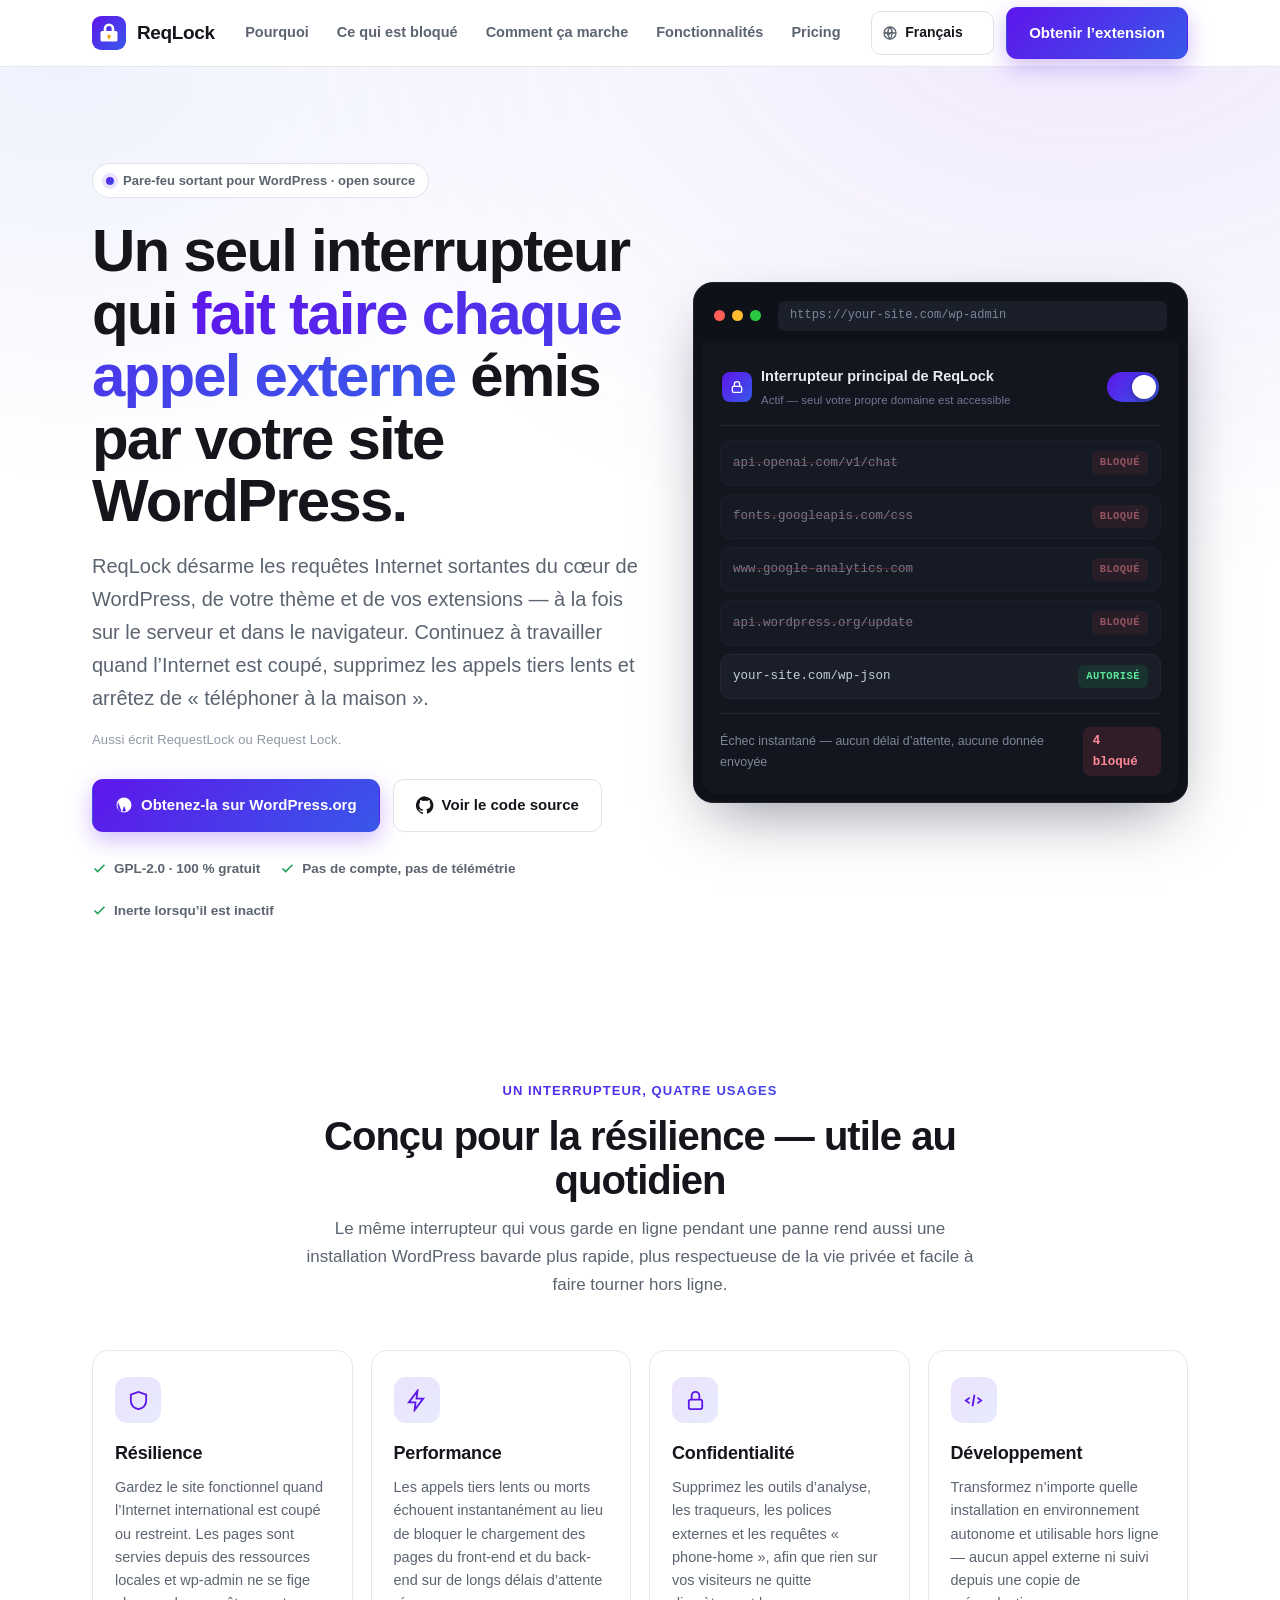
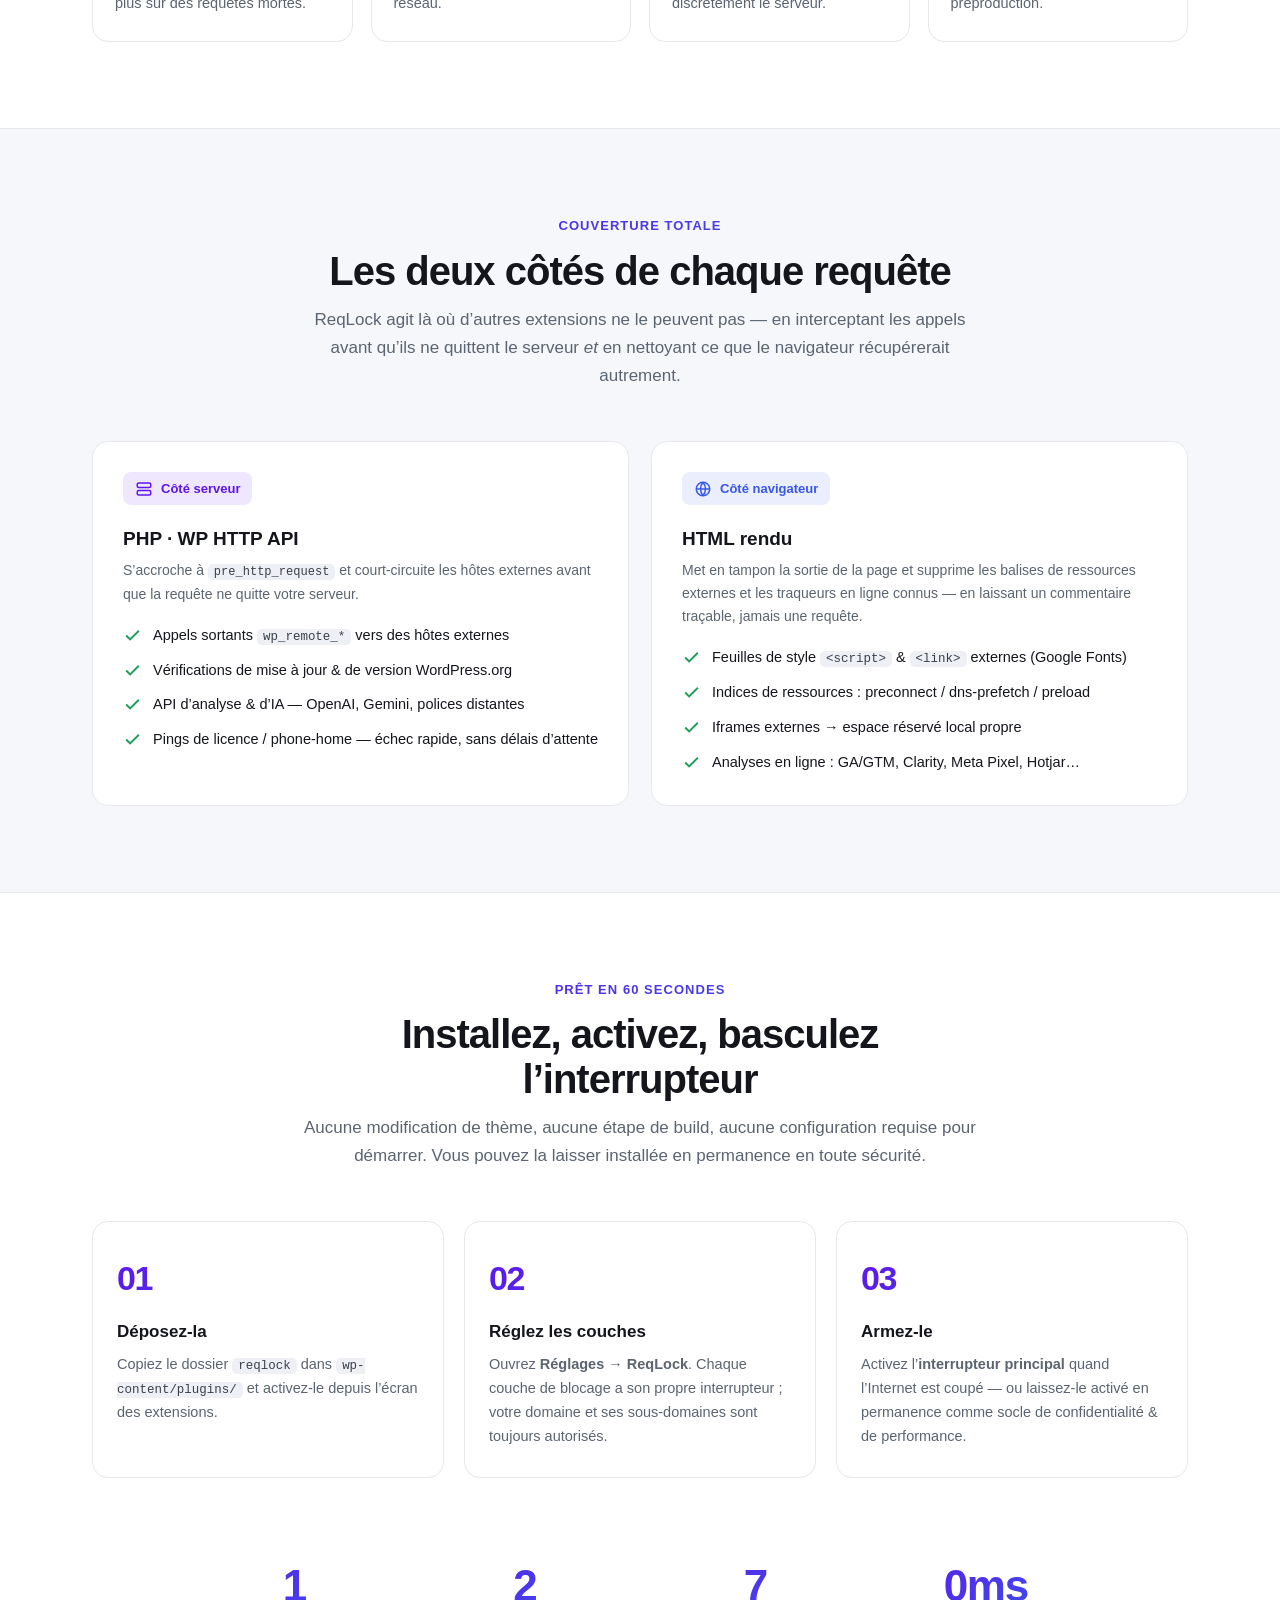
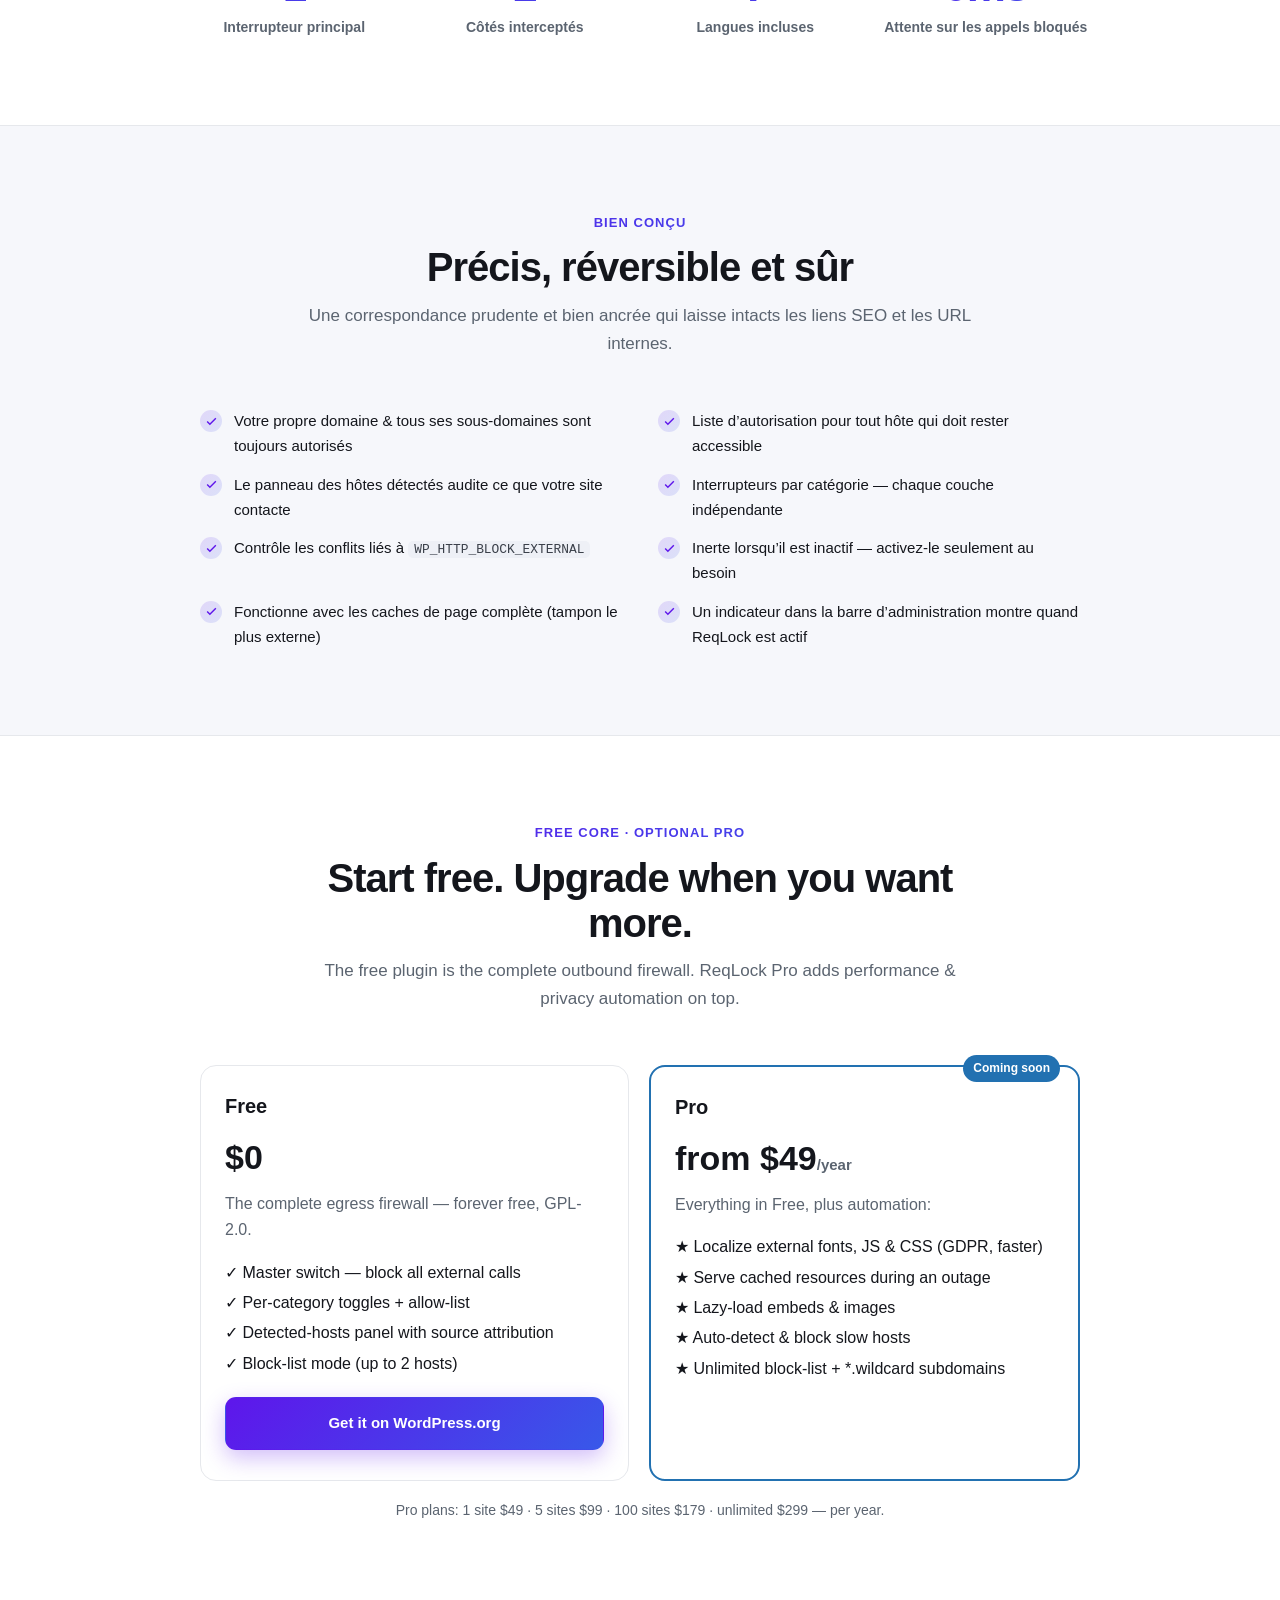
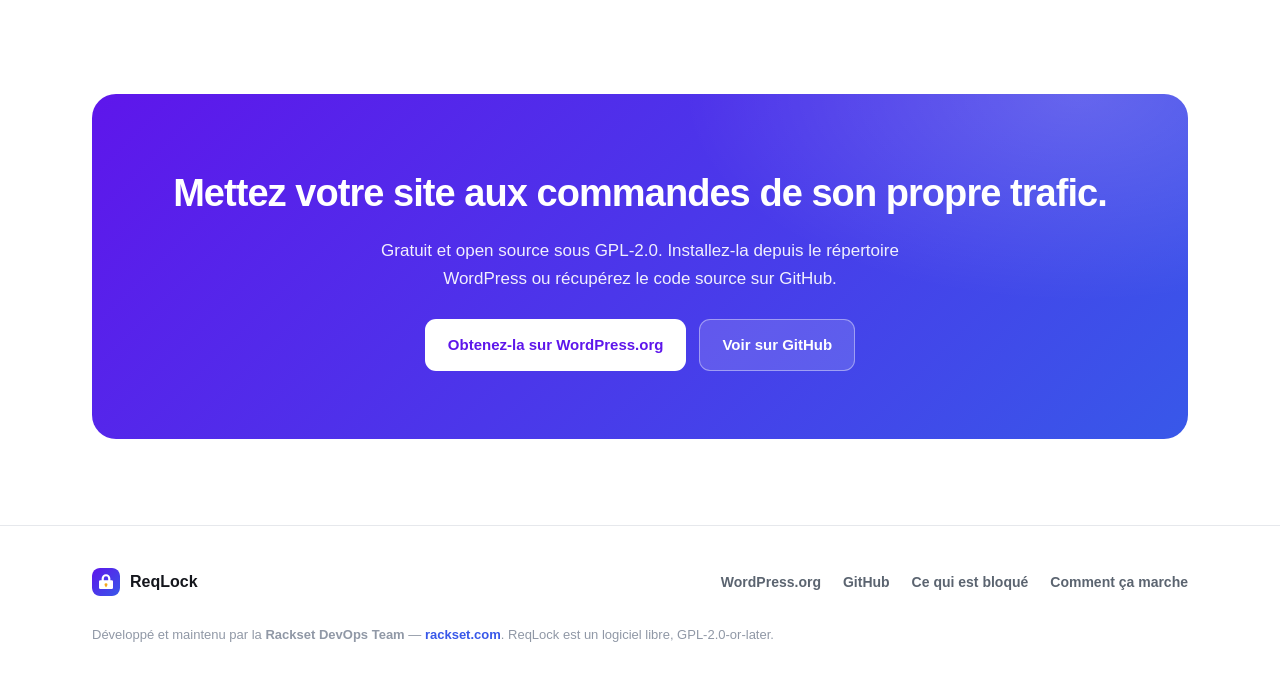
<file: landing/site/fr/index.html>
<!DOCTYPE html>
<html lang="fr" dir="ltr">
<head>
<meta charset="UTF-8" />
<meta name="viewport" content="width=device-width, initial-scale=1.0" />
<title>ReqLock — Un pare-feu sortant pour WordPress</title>
<meta name="description" content="ReqLock est une extension WordPress « interrupteur principal » qui désarme les appels Internet externes du cœur, des thèmes et des extensions — pour la résilience, la performance, la confidentialité et le développement hors ligne. Un seul interrupteur, entièrement réversible." />
<meta name="theme-color" content="#5e16eb" />
<!-- This page makes ZERO external requests — exactly what ReqLock does. System fonts, inline SVG, inline i18n, no CDN. -->
<link rel="icon" href="data:image/svg+xml,<svg xmlns='http://www.w3.org/2000/svg' viewBox='0 0 64 64'><defs><linearGradient id='g' x1='0' y1='0' x2='1' y2='1'><stop offset='0' stop-color='%235e16eb'/><stop offset='1' stop-color='%233858e9'/></linearGradient></defs><rect width='64' height='64' rx='14' fill='url(%23g)'/><path d='M22 28v-4a10 10 0 0 1 20 0v4h3a3 3 0 0 1 3 3v14a3 3 0 0 1-3 3H19a3 3 0 0 1-3-3V31a3 3 0 0 1 3-3h3zm5 0h10v-4a5 5 0 0 0-10 0v4z' fill='%23fff'/><circle cx='32' cy='38' r='3.4' fill='%23f4a91e'/><rect x='30.4' y='38' width='3.2' height='6' rx='1.6' fill='%23f4a91e'/></svg>" />
<style>
  :root{
    --purple:#5e16eb; --blue:#3858e9; --amber:#f4a91e;
    --ink:#14161c; --muted:#5b6470; --soft:#f6f7fb; --soft2:#eef0f6;
    --line:#e6e8ec; --line2:#dfe2ea; --white:#fff;
    --grad:linear-gradient(135deg,var(--purple),var(--blue));
    --radius:16px; --maxw:1140px;
    --green:#1e9e5a; --red:#e2465b;
  }
  *{box-sizing:border-box;margin:0;padding:0}
  html{scroll-behavior:smooth}
  body{
    font:16px/1.65 -apple-system,BlinkMacSystemFont,"Segoe UI",Roboto,"Helvetica Neue",Arial,"Noto Sans","Noto Sans Arabic",Tahoma,sans-serif;
    color:var(--ink);background:var(--white);-webkit-font-smoothing:antialiased;
  }
  a{color:inherit;text-decoration:none}
  .wrap{max-width:var(--maxw);margin:0 auto;padding:0 22px}
  .grad-text{background:var(--grad);-webkit-background-clip:text;background-clip:text;-webkit-text-fill-color:transparent}

  .btn{display:inline-flex;align-items:center;gap:8px;padding:13px 22px;border-radius:11px;font-weight:700;font-size:15px;border:1.5px solid transparent;transition:transform .15s ease,box-shadow .15s ease,background .15s ease;cursor:pointer;white-space:nowrap}
  .btn:hover{transform:translateY(-2px)}
  .btn-primary{background:var(--grad);color:#fff;box-shadow:0 8px 22px rgba(94,22,235,.28)}
  .btn-primary:hover{box-shadow:0 12px 28px rgba(94,22,235,.36)}
  .btn-ghost{background:#fff;color:var(--ink);border-color:var(--line2)}
  .btn-ghost:hover{border-color:var(--purple);color:var(--purple)}
  .btn-light{background:rgba(255,255,255,.14);color:#fff;border-color:rgba(255,255,255,.4)}
  .btn-light:hover{background:rgba(255,255,255,.22)}
  .btn-solid-light{background:#fff;color:var(--purple)}
  .ico{width:18px;height:18px;flex:none}

  header.nav{position:sticky;top:0;z-index:50;background:rgba(255,255,255,.82);backdrop-filter:saturate(160%) blur(12px);border-bottom:1px solid var(--line)}
  .nav-in{display:flex;align-items:center;justify-content:space-between;height:66px;gap:16px}
  .brand{display:flex;align-items:center;gap:11px;font-weight:800;font-size:19px;letter-spacing:-.02em}
  .brand .logo{width:34px;height:34px;border-radius:9px;flex:none}
  .nav-links{display:flex;align-items:center;gap:28px}
  .nav-links a.lnk{color:var(--muted);font-weight:600;font-size:14.5px}
  .nav-links a.lnk:hover{color:var(--ink)}
  .nav-cta{display:flex;align-items:center;gap:12px}

  /* Language switcher */
  .lang{position:relative;display:inline-flex;align-items:center}
  .lang svg{position:absolute;left:11px;width:16px;height:16px;color:var(--muted);pointer-events:none}
  .lang select{appearance:none;-webkit-appearance:none;background:#fff;border:1.5px solid var(--line2);color:var(--ink);font:inherit;font-weight:600;font-size:14px;padding:9px 30px 9px 33px;border-radius:10px;cursor:pointer;transition:border-color .15s}
  .lang select:hover{border-color:var(--purple)}
  .lang .chev{position:absolute;right:11px;width:13px;height:13px;color:var(--muted);pointer-events:none}
  [dir=rtl] .lang svg{left:auto;right:11px}
  [dir=rtl] .lang select{padding:9px 33px 9px 30px}
  [dir=rtl] .lang .chev{right:auto;left:11px}

  @media(max-width:980px){.nav-links a.lnk{display:none}}
  @media(max-width:560px){.brand span.bt{display:none}.btn.nav-get{display:none}}

  .hero{position:relative;overflow:hidden;background:
    radial-gradient(120% 120% at 85% -10%,rgba(94,22,235,.10),transparent 55%),
    radial-gradient(90% 90% at 5% 0%,rgba(56,88,233,.08),transparent 50%);
    padding:clamp(48px,8vw,96px) 0 clamp(40px,6vw,72px)}
  .hero-grid{display:grid;grid-template-columns:1.05fr .95fr;gap:54px;align-items:center}
  .eyebrow{display:inline-flex;align-items:center;gap:9px;background:#fff;border:1px solid var(--line2);color:var(--muted);font-weight:600;font-size:13px;padding:6px 13px;border-radius:999px;margin-bottom:22px}
  .eyebrow .dot{width:8px;height:8px;border-radius:50%;background:var(--grad);box-shadow:0 0 0 4px rgba(94,22,235,.12)}
  .hero h1{font-size:clamp(38px,5.4vw,60px);line-height:1.04;letter-spacing:-.03em;font-weight:850;margin-bottom:18px}
  .hero p.sub{font-size:clamp(17px,2vw,20px);color:var(--muted);max-width:560px;margin-bottom:14px}
  .hero .alt{font-size:13px;color:#9098a6;letter-spacing:.01em;margin-bottom:28px}
  .hero .alt b{color:var(--muted);font-weight:600}
  .hero-btns{display:flex;gap:13px;flex-wrap:wrap;margin-bottom:26px}
  .trust{display:flex;gap:20px;flex-wrap:wrap;color:var(--muted);font-size:13.5px;font-weight:600}
  .trust span.t{display:inline-flex;align-items:center;gap:7px}
  .trust svg{width:15px;height:15px;color:var(--green)}
  @media(max-width:880px){.hero-grid{grid-template-columns:1fr;gap:40px}}

  .demo{background:#0f1118;border-radius:20px;padding:6px;box-shadow:0 24px 60px -20px rgba(20,18,48,.5);border:1px solid #20242f}
  .demo-bar{display:flex;align-items:center;gap:7px;padding:12px 14px}
  .demo-bar .d{width:11px;height:11px;border-radius:50%}
  .demo-bar .d.r{background:#ff5f57}.demo-bar .d.y{background:#febc2e}.demo-bar .d.g{background:#28c840}
  .demo-bar .url{margin-left:10px;background:#1b1f2a;color:#7d869b;font-size:12px;padding:5px 12px;border-radius:7px;flex:1;font-family:ui-monospace,SFMono-Regular,Menlo,monospace}
  .demo-body{background:#13161f;border-radius:0 0 15px 15px;padding:18px;margin:0 2px 2px}
  .switch-row{display:flex;align-items:center;justify-content:space-between;gap:14px;padding:4px 2px 16px;border-bottom:1px solid #232733;margin-bottom:14px}
  .switch-row .lbl{color:#e8ebf2;font-weight:700;font-size:14.5px;display:flex;align-items:center;gap:9px}
  .switch-row .lbl small{display:block;color:#6f7891;font-weight:500;font-size:11.5px;margin-top:2px}
  .switch-row .lbl .lk{width:30px;height:30px;border-radius:8px;background:var(--grad);display:grid;place-items:center;flex:none}
  .switch-row .lbl .lk svg{width:16px;height:16px;color:#fff}
  .toggle{position:relative;width:52px;height:30px;flex:none;cursor:pointer}
  .toggle input{position:absolute;opacity:0;width:100%;height:100%;margin:0;cursor:pointer;z-index:2}
  .toggle .track{position:absolute;inset:0;background:#2a2f3d;border-radius:999px;transition:background .25s}
  .toggle .knob{position:absolute;top:3px;left:3px;width:24px;height:24px;background:#fff;border-radius:50%;transition:transform .25s;box-shadow:0 2px 6px rgba(0,0,0,.4)}
  .toggle input:checked ~ .track{background:linear-gradient(135deg,var(--purple),var(--blue))}
  .toggle input:checked ~ .knob{transform:translateX(22px)}
  .reqs{list-style:none;display:flex;flex-direction:column;gap:8px}
  .req{display:flex;align-items:center;gap:11px;background:#1a1e29;border:1px solid #232733;border-radius:10px;padding:10px 12px;font-family:ui-monospace,SFMono-Regular,Menlo,monospace;font-size:12.5px;transition:opacity .3s,border-color .3s}
  .req .host{color:#c7cede;flex:1;overflow:hidden;text-overflow:ellipsis;white-space:nowrap}
  .req .tag{font-weight:700;font-size:10.5px;letter-spacing:.04em;padding:3px 8px;border-radius:6px;flex:none;font-family:inherit}
  .req .tag.allow{color:#5ce69a;background:rgba(30,158,90,.16)}
  .req .tag.block{color:#ff8a98;background:rgba(226,70,91,.16)}
  .req .tag.pending{color:#febc2e;background:rgba(254,188,46,.14)}
  .req svg{width:16px;height:16px;flex:none}
  .demo.armed .req.ext{opacity:.55}
  .demo.armed .req.ext .host{text-decoration:line-through;text-decoration-color:#e2465b80}
  .demo-foot{display:flex;align-items:center;justify-content:space-between;margin-top:14px;padding-top:13px;border-top:1px solid #232733;font-size:12.5px;color:#7d869b}
  .count-pill{font-family:ui-monospace,monospace;font-weight:700;color:#ff8a98;background:rgba(226,70,91,.14);padding:4px 10px;border-radius:7px;transition:color .3s,background .3s}
  .demo:not(.armed) .count-pill{color:#5ce69a;background:rgba(30,158,90,.14)}

  section{padding:clamp(54px,7vw,86px) 0}
  .sec-head{text-align:center;max-width:680px;margin:0 auto clamp(34px,4vw,52px)}
  .kicker{font-weight:700;font-size:13px;letter-spacing:.08em;text-transform:uppercase;margin-bottom:12px}
  .sec-head h2{font-size:clamp(28px,3.6vw,40px);line-height:1.12;letter-spacing:-.025em;font-weight:850;margin-bottom:12px}
  .sec-head p{color:var(--muted);font-size:17px}

  .jobs{display:grid;grid-template-columns:repeat(4,1fr);gap:18px}
  .job{background:var(--white);border:1px solid var(--line);border-radius:var(--radius);padding:26px 22px;transition:border-color .2s,transform .2s,box-shadow .2s}
  .job:hover{border-color:#cfc2f5;transform:translateY(-4px);box-shadow:0 16px 36px -16px rgba(94,22,235,.3)}
  .job .ji{width:46px;height:46px;border-radius:12px;display:grid;place-items:center;margin-bottom:16px;background:linear-gradient(135deg,rgba(94,22,235,.12),rgba(56,88,233,.12))}
  .job .ji svg{width:23px;height:23px;color:var(--purple)}
  .job h3{font-size:18px;margin-bottom:7px;letter-spacing:-.01em}
  .job p{color:var(--muted);font-size:14.5px;line-height:1.6}
  @media(max-width:920px){.jobs{grid-template-columns:repeat(2,1fr)}}
  @media(max-width:520px){.jobs{grid-template-columns:1fr}}

  .blocks-wrap{background:var(--soft);border-top:1px solid var(--line);border-bottom:1px solid var(--line)}
  .blocks{display:grid;grid-template-columns:1fr 1fr;gap:22px}
  .bcol{background:#fff;border:1px solid var(--line);border-radius:var(--radius);padding:30px}
  .bcol .badge{display:inline-flex;align-items:center;gap:8px;font-weight:700;font-size:13px;padding:6px 12px;border-radius:8px;margin-bottom:18px}
  .bcol.server .badge{color:var(--purple);background:rgba(94,22,235,.1)}
  .bcol.browser .badge{color:var(--blue);background:rgba(56,88,233,.1)}
  .bcol h3{font-size:19px;margin-bottom:4px}
  .bcol .desc{color:var(--muted);font-size:14px;margin-bottom:18px}
  .blist{list-style:none;display:flex;flex-direction:column;gap:11px}
  .blist li{display:flex;gap:11px;align-items:flex-start;font-size:14.5px;color:var(--ink)}
  .blist li svg{width:19px;height:19px;flex:none;margin-top:2px;color:var(--green)}
  code{background:var(--soft2);border-radius:5px;padding:1px 6px;font-size:.86em;font-family:ui-monospace,monospace;color:#3a3f49}
  @media(max-width:760px){.blocks{grid-template-columns:1fr}}

  .steps{display:grid;grid-template-columns:repeat(3,1fr);gap:20px;counter-reset:s}
  .step{position:relative;padding:28px 24px;border:1px solid var(--line);border-radius:var(--radius);background:#fff}
  .step::before{counter-increment:s;content:"0" counter(s);font-weight:850;font-size:34px;letter-spacing:-.04em;background:var(--grad);-webkit-background-clip:text;background-clip:text;-webkit-text-fill-color:transparent;display:block;margin-bottom:12px}
  .step h3{font-size:17px;margin-bottom:7px}
  .step p{color:var(--muted);font-size:14.5px}
  @media(max-width:760px){.steps{grid-template-columns:1fr}}

  .feat{display:grid;grid-template-columns:repeat(2,1fr);gap:14px 36px;max-width:880px;margin:0 auto}
  .feat li{list-style:none;display:flex;gap:12px;align-items:flex-start;font-size:15px}
  .feat li .ck{width:22px;height:22px;border-radius:50%;background:linear-gradient(135deg,rgba(94,22,235,.14),rgba(56,88,233,.14));display:grid;place-items:center;flex:none;margin-top:1px}
  .feat li .ck svg{width:13px;height:13px;color:var(--purple)}
  @media(max-width:640px){.feat{grid-template-columns:1fr}}

  .stats{display:grid;grid-template-columns:repeat(4,1fr);gap:22px;text-align:center;max-width:900px;margin:0 auto}
  .stat .n{font-size:clamp(30px,4vw,44px);font-weight:850;letter-spacing:-.03em;line-height:1;background:var(--grad);-webkit-background-clip:text;background-clip:text;-webkit-text-fill-color:transparent}
  .stat .l{color:var(--muted);font-size:14px;margin-top:8px;font-weight:600}
  @media(max-width:620px){.stats{grid-template-columns:repeat(2,1fr);gap:30px 22px}}

  .cta-band{position:relative;overflow:hidden;background:var(--grad);border-radius:24px;padding:clamp(44px,6vw,68px);text-align:center;color:#fff}
  .cta-band::after{content:"";position:absolute;inset:0;background:radial-gradient(60% 100% at 90% 0,rgba(255,255,255,.18),transparent 60%);pointer-events:none}
  .cta-band h2{font-size:clamp(26px,3.4vw,38px);letter-spacing:-.025em;margin-bottom:12px;position:relative}
  .cta-band p{font-size:17px;opacity:.92;max-width:520px;margin:0 auto 26px;position:relative}
  .cta-band .hero-btns{justify-content:center;position:relative;margin:0}

  footer{border-top:1px solid var(--line);padding:42px 0 48px;color:var(--muted)}
  .foot-in{display:flex;align-items:center;justify-content:space-between;gap:20px;flex-wrap:wrap}
  .foot-brand{display:flex;align-items:center;gap:10px;font-weight:800;color:var(--ink)}
  .foot-brand .logo{width:28px;height:28px;border-radius:8px}
  .foot-links{display:flex;gap:22px;font-size:14px;font-weight:600}
  .foot-links a:hover{color:var(--purple)}
  .foot-note{width:100%;font-size:13px;color:#9098a6;padding-top:8px}
  .foot-note a{color:var(--blue);font-weight:600}

  /* RTL niceties */
  [dir=rtl] .demo-bar .url{margin-left:0;margin-right:10px}
  [dir=rtl]{letter-spacing:0}
  [dir=rtl] .hero h1,[dir=rtl] .sec-head h2{letter-spacing:0}
</style>
  <meta name="robots" content="index,follow,max-image-preview:large,max-snippet:-1" />
  <link rel="canonical" href="https://reqlock.com/fr/" />
  <link rel="alternate" hreflang="x-default" href="https://reqlock.com/" />
  <link rel="alternate" hreflang="en" href="https://reqlock.com/" />
  <link rel="alternate" hreflang="de" href="https://reqlock.com/de/" />
  <link rel="alternate" hreflang="es" href="https://reqlock.com/es/" />
  <link rel="alternate" hreflang="fr" href="https://reqlock.com/fr/" />
  <link rel="alternate" hreflang="fa" href="https://reqlock.com/fa/" />
  <link rel="alternate" hreflang="ja" href="https://reqlock.com/ja/" />
  <link rel="alternate" hreflang="zh-Hans" href="https://reqlock.com/zh/" />
  <meta property="og:type" content="website" />
  <meta property="og:site_name" content="ReqLock" />
  <meta property="og:title" content="ReqLock — Un pare-feu sortant pour WordPress" />
  <meta property="og:description" content="ReqLock est une extension WordPress « interrupteur principal » qui désarme les appels Internet externes du cœur, des thèmes et des extensions — pour la résilience, la performance, la confidentialité et le développement hors ligne. Un seul interrupteur, entièrement réversible." />
  <meta property="og:url" content="https://reqlock.com/fr/" />
  <meta property="og:image" content="https://reqlock.com/og.png" />
  <meta property="og:image:width" content="1544" />
  <meta property="og:image:height" content="500" />
  <meta property="og:locale" content="fr_FR" />
  <meta property="og:locale:alternate" content="en_US" />
  <meta property="og:locale:alternate" content="de_DE" />
  <meta property="og:locale:alternate" content="es_ES" />
  <meta property="og:locale:alternate" content="fa_IR" />
  <meta property="og:locale:alternate" content="ja_JP" />
  <meta property="og:locale:alternate" content="zh_CN" />
  <meta name="twitter:card" content="summary_large_image" />
  <meta name="twitter:title" content="ReqLock — Un pare-feu sortant pour WordPress" />
  <meta name="twitter:description" content="ReqLock est une extension WordPress « interrupteur principal » qui désarme les appels Internet externes du cœur, des thèmes et des extensions — pour la résilience, la performance, la confidentialité et le développement hors ligne. Un seul interrupteur, entièrement réversible." />
  <meta name="twitter:image" content="https://reqlock.com/og.png" />
  <script type="application/ld+json">{"@context": "https://schema.org", "@type": "SoftwareApplication", "name": "ReqLock", "description": "ReqLock est une extension WordPress « interrupteur principal » qui désarme les appels Internet externes du cœur, des thèmes et des extensions — pour la résilience, la performance, la confidentialité et le développement hors ligne. Un seul interrupteur, entièrement réversible.", "applicationCategory": "SecurityApplication", "operatingSystem": "WordPress", "url": "https://reqlock.com/fr/", "inLanguage": "fr", "image": "https://reqlock.com/og.png", "softwareLicense": "GPL-2.0-or-later", "isAccessibleForFree": true, "offers": {"@type": "Offer", "price": "0", "priceCurrency": "USD"}, "author": {"@type": "Organization", "name": "Rackset DevOps Team", "url": "https://rackset.com/"}, "downloadUrl": "https://fr.wordpress.org/plugins/reqlock/"}</script>
</head>
<body>

<header class="nav">
  <div class="wrap nav-in">
    <a href="#top" class="brand">
      <svg class="logo" viewBox="0 0 64 64" aria-hidden="true"><defs><linearGradient id="lg" x1="0" y1="0" x2="1" y2="1"><stop offset="0" stop-color="#5e16eb"/><stop offset="1" stop-color="#3858e9"/></linearGradient></defs><rect width="64" height="64" rx="14" fill="url(#lg)"/><path d="M22 28v-4a10 10 0 0 1 20 0v4h3a3 3 0 0 1 3 3v14a3 3 0 0 1-3 3H19a3 3 0 0 1-3-3V31a3 3 0 0 1 3-3h3zm5 0h10v-4a5 5 0 0 0-10 0v4z" fill="#fff"/><circle cx="32" cy="38" r="3.4" fill="#f4a91e"/><rect x="30.4" y="38" width="3.2" height="6" rx="1.6" fill="#f4a91e"/></svg>
      <span class="bt">ReqLock</span>
    </a>
    <nav class="nav-links">
      <a class="lnk" href="#why" data-i18n="nav.why">Pourquoi</a>
      <a class="lnk" href="#blocks" data-i18n="nav.blocks">Ce qui est bloqué</a>
      <a class="lnk" href="#how" data-i18n="nav.how">Comment ça marche</a>
      <a class="lnk" href="#features" data-i18n="nav.features">Fonctionnalités</a>
      <a class="lnk" href="#pricing" data-i18n="nav.pricing">Pricing</a>
    </nav>
    <div class="nav-cta">
      <span class="lang">
        <svg viewBox="0 0 24 24" fill="none" stroke="currentColor" stroke-width="2" aria-hidden="true"><circle cx="12" cy="12" r="9"/><path d="M3 12h18M12 3a14 14 0 0 1 0 18M12 3a14 14 0 0 0 0 18"/></svg>
        <select id="lang" aria-label="Language"></select>
        <svg class="chev" viewBox="0 0 24 24" fill="none" stroke="currentColor" stroke-width="2.5" aria-hidden="true"><path d="m6 9 6 6 6-6"/></svg>
      </span>
      <a class="btn btn-primary nav-get" href="https://fr.wordpress.org/plugins/reqlock/"><span data-i18n="nav.getplugin">Obtenir l’extension</span></a>
    </div>
  </div>
</header>

<a id="top"></a>

<section class="hero">
  <div class="wrap hero-grid">
    <div class="hero-copy">
      <span class="eyebrow"><span class="dot"></span> <span data-i18n="hero.eyebrow">Pare-feu sortant pour WordPress · open source</span></span>
      <h1 data-i18n="hero.h1">Un seul interrupteur qui <span class="grad-text">fait taire chaque appel externe</span> émis par votre site WordPress.</h1>
      <p class="sub" data-i18n="hero.sub">ReqLock désarme les requêtes Internet sortantes du cœur de WordPress, de votre thème et de vos extensions — à la fois sur le serveur et dans le navigateur. Continuez à travailler quand l’Internet est coupé, supprimez les appels tiers lents et arrêtez de « téléphoner à la maison ».</p>
      <p class="alt"><span data-i18n="hero.altlabel">Aussi écrit RequestLock ou Request Lock.</span></p>
      <div class="hero-btns">
        <a class="btn btn-primary" href="https://fr.wordpress.org/plugins/reqlock/">
          <svg class="ico" viewBox="0 0 24 24" fill="currentColor" aria-hidden="true"><path d="M12 2a10 10 0 1 0 0 20 10 10 0 0 0 0-20Zm-8.5 10a8.5 8.5 0 0 1 .8-3.6l4.6 12.6A8.5 8.5 0 0 1 3.5 12Zm8.5 8.5c-.8 0-1.6-.1-2.3-.3l2.5-7.2 2.5 6.9.1.1a8.5 8.5 0 0 1-2.8.5Zm1.2-12.5c.5 0 1-.1 1-.1.4 0 .4.7-.1.7 0 0-.5.1-1 .1l3 9 1.8-6c.4-1.3 0-2.2-.4-2.9-.3-.6-.7-1-.7-1.6 0-.7.6-1.4 1.4-1.4h.1A8.5 8.5 0 0 0 7.7 4.2c.2 0 .4 0 .5.1.8 0 2-.1 2-.1.5 0 .5.7 0 .7 0 0-.5.1-1 .1l3 8.8 1-3c.4-1.1-.1-1.9-.3-2.4Z"/></svg>
          <span data-i18n="hero.cta1">Obtenez-la sur WordPress.org</span>
        </a>
        <a class="btn btn-ghost" href="https://github.com/rackset/reqlock/blob/main/i18n-readme/readme-fr_FR.txt">
          <svg class="ico" viewBox="0 0 24 24" fill="currentColor" aria-hidden="true"><path d="M12 .5a12 12 0 0 0-3.8 23.4c.6.1.8-.3.8-.6v-2c-3.3.7-4-1.6-4-1.6-.6-1.4-1.3-1.8-1.3-1.8-1.1-.7 0-.7 0-.7 1.2.1 1.8 1.2 1.8 1.2 1.1 1.8 2.8 1.3 3.5 1 .1-.8.4-1.3.8-1.6-2.7-.3-5.5-1.3-5.5-5.9 0-1.3.5-2.4 1.2-3.2 0-.3-.5-1.5.2-3.2 0 0 1-.3 3.3 1.2a11.5 11.5 0 0 1 6 0C17 5 18 5.3 18 5.3c.7 1.7.2 2.9.1 3.2.8.8 1.2 1.9 1.2 3.2 0 4.6-2.8 5.6-5.5 5.9.4.4.8 1.1.8 2.2v3.3c0 .3.2.7.8.6A12 12 0 0 0 12 .5Z"/></svg>
          <span data-i18n="hero.cta2">Voir le code source</span>
        </a>
      </div>
      <div class="trust">
        <span class="t"><svg viewBox="0 0 24 24" fill="none" stroke="currentColor" stroke-width="2.5"><path d="M20 6 9 17l-5-5"/></svg> <span data-i18n="hero.trust1">GPL-2.0 · 100 % gratuit</span></span>
        <span class="t"><svg viewBox="0 0 24 24" fill="none" stroke="currentColor" stroke-width="2.5"><path d="M20 6 9 17l-5-5"/></svg> <span data-i18n="hero.trust2">Pas de compte, pas de télémétrie</span></span>
        <span class="t"><svg viewBox="0 0 24 24" fill="none" stroke="currentColor" stroke-width="2.5"><path d="M20 6 9 17l-5-5"/></svg> <span data-i18n="hero.trust3">Inerte lorsqu’il est inactif</span></span>
      </div>
    </div>

    <div class="demo" id="demo" dir="ltr" aria-label="Interactive ReqLock demo">
      <div class="demo-bar">
        <span class="d r"></span><span class="d y"></span><span class="d g"></span>
        <span class="url">https://your-site.com/wp-admin</span>
      </div>
      <div class="demo-body">
        <div class="switch-row">
          <span class="lbl">
            <span class="lk"><svg viewBox="0 0 24 24" fill="none" stroke="currentColor" stroke-width="2"><rect x="5" y="11" width="14" height="9" rx="2"/><path d="M8 11V8a4 4 0 0 1 8 0v3"/></svg></span>
            <span><span data-i18n="demo.master">Interrupteur principal de ReqLock</span><small id="state-txt">Inactif — le site accède librement à Internet</small></span>
          </span>
          <label class="toggle" title="Toggle ReqLock">
            <input type="checkbox" id="master" aria-label="ReqLock master switch">
            <span class="track"></span><span class="knob"></span>
          </label>
        </div>
        <ul class="reqs" id="reqs">
          <li class="req ext" data-ext="1"><span class="host">api.openai.com/v1/chat</span><span class="tag pending">envoyé</span></li>
          <li class="req ext" data-ext="1"><span class="host">fonts.googleapis.com/css</span><span class="tag pending">envoyé</span></li>
          <li class="req ext" data-ext="1"><span class="host">www.google-analytics.com</span><span class="tag pending">envoyé</span></li>
          <li class="req ext" data-ext="1"><span class="host">api.wordpress.org/update</span><span class="tag pending">envoyé</span></li>
          <li class="req"><span class="host">your-site.com/wp-json</span><span class="tag allow" data-i18n="demo.allowed">AUTORISÉ</span></li>
        </ul>
        <div class="demo-foot">
          <span id="foot-txt">Appels quittant le serveur</span>
          <span class="count-pill" id="count">0 bloqué</span>
        </div>
      </div>
    </div>
  </div>
</section>

<section id="why">
  <div class="wrap">
    <div class="sec-head">
      <div class="kicker grad-text" data-i18n="why.kicker">Un interrupteur, quatre usages</div>
      <h2 data-i18n="why.h2">Conçu pour la résilience — utile au quotidien</h2>
      <p data-i18n="why.p">Le même interrupteur qui vous garde en ligne pendant une panne rend aussi une installation WordPress bavarde plus rapide, plus respectueuse de la vie privée et facile à faire tourner hors ligne.</p>
    </div>
    <div class="jobs">
      <div class="job">
        <span class="ji"><svg viewBox="0 0 24 24" fill="none" stroke="currentColor" stroke-width="1.9"><path d="M12 3 4 6v6c0 5 3.5 8 8 9 4.5-1 8-4 8-9V6l-8-3Z"/></svg></span>
        <h3 data-i18n="job1.h">Résilience</h3>
        <p data-i18n="job1.p">Gardez le site fonctionnel quand l’Internet international est coupé ou restreint. Les pages sont servies depuis des ressources locales et wp-admin ne se fige plus sur des requêtes mortes.</p>
      </div>
      <div class="job">
        <span class="ji"><svg viewBox="0 0 24 24" fill="none" stroke="currentColor" stroke-width="1.9"><path d="M13 2 4 14h7l-1 8 9-12h-7l1-8Z"/></svg></span>
        <h3 data-i18n="job2.h">Performance</h3>
        <p data-i18n="job2.p">Les appels tiers lents ou morts échouent instantanément au lieu de bloquer le chargement des pages du front-end et du back-end sur de longs délais d’attente réseau.</p>
      </div>
      <div class="job">
        <span class="ji"><svg viewBox="0 0 24 24" fill="none" stroke="currentColor" stroke-width="1.9"><rect x="5" y="11" width="14" height="10" rx="2"/><path d="M8 11V7a4 4 0 0 1 8 0v4"/></svg></span>
        <h3 data-i18n="job3.h">Confidentialité</h3>
        <p data-i18n="job3.p">Supprimez les outils d’analyse, les traqueurs, les polices externes et les requêtes « phone-home », afin que rien sur vos visiteurs ne quitte discrètement le serveur.</p>
      </div>
      <div class="job">
        <span class="ji"><svg viewBox="0 0 24 24" fill="none" stroke="currentColor" stroke-width="1.9"><path d="m8 9-4 3 4 3"/><path d="m16 9 4 3-4 3"/><path d="m13 6-2 12"/></svg></span>
        <h3 data-i18n="job4.h">Développement</h3>
        <p data-i18n="job4.p">Transformez n’importe quelle installation en environnement autonome et utilisable hors ligne — aucun appel externe ni suivi depuis une copie de préproduction.</p>
      </div>
    </div>
  </div>
</section>

<div class="blocks-wrap" id="blocks">
  <section>
    <div class="wrap">
      <div class="sec-head">
        <div class="kicker grad-text" data-i18n="blocks.kicker">Couverture totale</div>
        <h2 data-i18n="blocks.h2">Les deux côtés de chaque requête</h2>
        <p data-i18n="blocks.p">ReqLock agit là où d’autres extensions ne le peuvent pas — en interceptant les appels avant qu’ils ne quittent le serveur <em>et</em> en nettoyant ce que le navigateur récupérerait autrement.</p>
      </div>
      <div class="blocks">
        <div class="bcol server">
          <span class="badge"><svg class="ico" viewBox="0 0 24 24" fill="none" stroke="currentColor" stroke-width="2"><rect x="3" y="4" width="18" height="6" rx="2"/><rect x="3" y="14" width="18" height="6" rx="2"/><path d="M7 7h.01M7 17h.01"/></svg> <span data-i18n="blocks.server.badge">Côté serveur</span></span>
          <h3 data-i18n="blocks.server.h">PHP · WP HTTP API</h3>
          <p class="desc" data-i18n="blocks.server.desc">S’accroche à <code>pre_http_request</code> et court-circuite les hôtes externes avant que la requête ne quitte votre serveur.</p>
          <ul class="blist">
            <li><svg viewBox="0 0 24 24" fill="none" stroke="currentColor" stroke-width="2.4"><path d="M20 6 9 17l-5-5"/></svg> <span data-i18n="blocks.server.li1">Appels sortants <code>wp_remote_*</code> vers des hôtes externes</span></li>
            <li><svg viewBox="0 0 24 24" fill="none" stroke="currentColor" stroke-width="2.4"><path d="M20 6 9 17l-5-5"/></svg> <span data-i18n="blocks.server.li2">Vérifications de mise à jour &amp; de version WordPress.org</span></li>
            <li><svg viewBox="0 0 24 24" fill="none" stroke="currentColor" stroke-width="2.4"><path d="M20 6 9 17l-5-5"/></svg> <span data-i18n="blocks.server.li3">API d’analyse &amp; d’IA — OpenAI, Gemini, polices distantes</span></li>
            <li><svg viewBox="0 0 24 24" fill="none" stroke="currentColor" stroke-width="2.4"><path d="M20 6 9 17l-5-5"/></svg> <span data-i18n="blocks.server.li4">Pings de licence / phone-home — échec rapide, sans délais d’attente</span></li>
          </ul>
        </div>
        <div class="bcol browser">
          <span class="badge"><svg class="ico" viewBox="0 0 24 24" fill="none" stroke="currentColor" stroke-width="2"><circle cx="12" cy="12" r="9"/><path d="M3 12h18M12 3a14 14 0 0 1 0 18M12 3a14 14 0 0 0 0 18"/></svg> <span data-i18n="blocks.browser.badge">Côté navigateur</span></span>
          <h3 data-i18n="blocks.browser.h">HTML rendu</h3>
          <p class="desc" data-i18n="blocks.browser.desc">Met en tampon la sortie de la page et supprime les balises de ressources externes et les traqueurs en ligne connus — en laissant un commentaire traçable, jamais une requête.</p>
          <ul class="blist">
            <li><svg viewBox="0 0 24 24" fill="none" stroke="currentColor" stroke-width="2.4"><path d="M20 6 9 17l-5-5"/></svg> <span data-i18n="blocks.browser.li1">Feuilles de style <code>&lt;script&gt;</code> &amp; <code>&lt;link&gt;</code> externes (Google Fonts)</span></li>
            <li><svg viewBox="0 0 24 24" fill="none" stroke="currentColor" stroke-width="2.4"><path d="M20 6 9 17l-5-5"/></svg> <span data-i18n="blocks.browser.li2">Indices de ressources : preconnect / dns-prefetch / preload</span></li>
            <li><svg viewBox="0 0 24 24" fill="none" stroke="currentColor" stroke-width="2.4"><path d="M20 6 9 17l-5-5"/></svg> <span data-i18n="blocks.browser.li3">Iframes externes → espace réservé local propre</span></li>
            <li><svg viewBox="0 0 24 24" fill="none" stroke="currentColor" stroke-width="2.4"><path d="M20 6 9 17l-5-5"/></svg> <span data-i18n="blocks.browser.li4">Analyses en ligne : GA/GTM, Clarity, Meta Pixel, Hotjar…</span></li>
          </ul>
        </div>
      </div>
    </div>
  </section>
</div>

<section id="how">
  <div class="wrap">
    <div class="sec-head">
      <div class="kicker grad-text" data-i18n="how.kicker">Prêt en 60 secondes</div>
      <h2 data-i18n="how.h2">Installez, activez, basculez l’interrupteur</h2>
      <p data-i18n="how.p">Aucune modification de thème, aucune étape de build, aucune configuration requise pour démarrer. Vous pouvez la laisser installée en permanence en toute sécurité.</p>
    </div>
    <div class="steps">
      <div class="step">
        <h3 data-i18n="step1.h">Déposez-la</h3>
        <p data-i18n="step1.p">Copiez le dossier <code>reqlock</code> dans <code>wp-content/plugins/</code> et activez-le depuis l’écran des extensions.</p>
      </div>
      <div class="step">
        <h3 data-i18n="step2.h">Réglez les couches</h3>
        <p data-i18n="step2.p">Ouvrez <strong>Réglages → ReqLock</strong>. Chaque couche de blocage a son propre interrupteur ; votre domaine et ses sous-domaines sont toujours autorisés.</p>
      </div>
      <div class="step">
        <h3 data-i18n="step3.h">Armez-le</h3>
        <p data-i18n="step3.p">Activez l’<strong>interrupteur principal</strong> quand l’Internet est coupé — ou laissez-le activé en permanence comme socle de confidentialité &amp; de performance.</p>
      </div>
    </div>
  </div>
</section>

<section style="padding-top:0">
  <div class="wrap">
    <div class="stats">
      <div class="stat"><div class="n">1</div><div class="l" data-i18n="stat1.l">Interrupteur principal</div></div>
      <div class="stat"><div class="n">2</div><div class="l" data-i18n="stat2.l">Côtés interceptés</div></div>
      <div class="stat"><div class="n">7</div><div class="l" data-i18n="stat3.l">Langues incluses</div></div>
      <div class="stat"><div class="n">0ms</div><div class="l" data-i18n="stat4.l">Attente sur les appels bloqués</div></div>
    </div>
  </div>
</section>

<div class="blocks-wrap" id="features">
  <section>
    <div class="wrap">
      <div class="sec-head">
        <div class="kicker grad-text" data-i18n="feat.kicker">Bien conçu</div>
        <h2 data-i18n="feat.h2">Précis, réversible et sûr</h2>
        <p data-i18n="feat.p">Une correspondance prudente et bien ancrée qui laisse intacts les liens SEO et les URL internes.</p>
      </div>
      <ul class="feat">
        <li><span class="ck"><svg viewBox="0 0 24 24" fill="none" stroke="currentColor" stroke-width="2.6"><path d="M20 6 9 17l-5-5"/></svg></span> <span data-i18n="feat1">Votre propre domaine &amp; tous ses sous-domaines sont toujours autorisés</span></li>
        <li><span class="ck"><svg viewBox="0 0 24 24" fill="none" stroke="currentColor" stroke-width="2.6"><path d="M20 6 9 17l-5-5"/></svg></span> <span data-i18n="feat2">Liste d’autorisation pour tout hôte qui doit rester accessible</span></li>
        <li><span class="ck"><svg viewBox="0 0 24 24" fill="none" stroke="currentColor" stroke-width="2.6"><path d="M20 6 9 17l-5-5"/></svg></span> <span data-i18n="feat3">Le panneau des hôtes détectés audite ce que votre site contacte</span></li>
        <li><span class="ck"><svg viewBox="0 0 24 24" fill="none" stroke="currentColor" stroke-width="2.6"><path d="M20 6 9 17l-5-5"/></svg></span> <span data-i18n="feat4">Interrupteurs par catégorie — chaque couche indépendante</span></li>
        <li><span class="ck"><svg viewBox="0 0 24 24" fill="none" stroke="currentColor" stroke-width="2.6"><path d="M20 6 9 17l-5-5"/></svg></span> <span data-i18n="feat5">Contrôle les conflits liés à <code>WP_HTTP_BLOCK_EXTERNAL</code></span></li>
        <li><span class="ck"><svg viewBox="0 0 24 24" fill="none" stroke="currentColor" stroke-width="2.6"><path d="M20 6 9 17l-5-5"/></svg></span> <span data-i18n="feat6">Inerte lorsqu’il est inactif — activez-le seulement au besoin</span></li>
        <li><span class="ck"><svg viewBox="0 0 24 24" fill="none" stroke="currentColor" stroke-width="2.6"><path d="M20 6 9 17l-5-5"/></svg></span> <span data-i18n="feat7">Fonctionne avec les caches de page complète (tampon le plus externe)</span></li>
        <li><span class="ck"><svg viewBox="0 0 24 24" fill="none" stroke="currentColor" stroke-width="2.6"><path d="M20 6 9 17l-5-5"/></svg></span> <span data-i18n="feat8">Un indicateur dans la barre d’administration montre quand ReqLock est actif</span></li>
      </ul>
    </div>
  </section>
</div>

<section id="pricing">
  <div class="wrap">
    <div class="sec-head">
      <div class="kicker grad-text" data-i18n="pricing.kicker">Free core · optional Pro</div>
      <h2 data-i18n="pricing.h2">Start free. Upgrade when you want more.</h2>
      <p data-i18n="pricing.p">The free plugin is the complete outbound firewall. ReqLock Pro adds performance &amp; privacy automation on top.</p>
    </div>
    <div style="display:flex;gap:20px;flex-wrap:wrap;align-items:stretch;max-width:880px;margin:0 auto">
      <div style="flex:1;min-width:260px;border:1px solid var(--line);border-radius:16px;padding:24px">
        <h3 style="margin:0 0 4px;font-size:20px" data-i18n="price.free.name">Free</h3>
        <div style="font-size:34px;font-weight:800;margin:6px 0"><span data-i18n="price.free.amt">$0</span></div>
        <p style="color:var(--muted);margin:0 0 14px" data-i18n="price.free.tag">The complete egress firewall — forever free, GPL-2.0.</p>
        <ul style="list-style:none;padding:0;margin:0 0 18px;line-height:1.9">
          <li data-i18n="price.free.f1">✓ Master switch — block all external calls</li>
          <li data-i18n="price.free.f2">✓ Per-category toggles + allow-list</li>
          <li data-i18n="price.free.f3">✓ Detected-hosts panel with source attribution</li>
          <li data-i18n="price.free.f4">✓ Block-list mode (up to 2 hosts)</li>
        </ul>
        <a class="btn btn-primary" href="https://fr.wordpress.org/plugins/reqlock/" style="width:100%;justify-content:center" data-i18n="price.free.cta">Get it on WordPress.org</a>
      </div>
      <div style="flex:1;min-width:260px;border:2px solid #2271b1;border-radius:16px;padding:24px;position:relative">
        <div style="position:absolute;top:-12px;right:18px;background:#2271b1;color:#fff;font-size:12px;font-weight:700;padding:4px 10px;border-radius:999px" data-i18n="price.pro.badge">Coming soon</div>
        <h3 style="margin:0 0 4px;font-size:20px" data-i18n="price.pro.name">Pro</h3>
        <div style="font-size:34px;font-weight:800;margin:6px 0"><span data-i18n="price.pro.amt">from $49</span><small style="font-size:15px;font-weight:600;color:var(--muted)" data-i18n="price.pro.per">/year</small></div>
        <p style="color:var(--muted);margin:0 0 14px" data-i18n="price.pro.tag">Everything in Free, plus automation:</p>
        <ul style="list-style:none;padding:0;margin:0 0 18px;line-height:1.9">
          <li data-i18n="price.pro.f1">★ Localize external fonts, JS &amp; CSS (GDPR, faster)</li>
          <li data-i18n="price.pro.f2">★ Serve cached resources during an outage</li>
          <li data-i18n="price.pro.f3">★ Lazy-load embeds &amp; images</li>
          <li data-i18n="price.pro.f4">★ Auto-detect &amp; block slow hosts</li>
          <li data-i18n="price.pro.f5">★ Unlimited block-list + *.wildcard subdomains</li>
        </ul>
        <span class="btn btn-light" style="width:100%;justify-content:center;opacity:.75;cursor:default" data-i18n="price.pro.cta">Coming soon</span>
      </div>
    </div>
    <p style="text-align:center;color:var(--muted);margin-top:18px;font-size:14px" data-i18n="price.tiers">Pro plans: 1 site $49 · 5 sites $99 · 100 sites $179 · unlimited $299 — per year.</p>
  </div>
</section>

<section>
  <div class="wrap">
    <div class="cta-band">
      <h2 data-i18n="cta.h2">Mettez votre site aux commandes de son propre trafic.</h2>
      <p data-i18n="cta.p">Gratuit et open source sous GPL-2.0. Installez-la depuis le répertoire WordPress ou récupérez le code source sur GitHub.</p>
      <div class="hero-btns">
        <a class="btn btn-solid-light" href="https://fr.wordpress.org/plugins/reqlock/"><span data-i18n="cta.btn1">Obtenez-la sur WordPress.org</span></a>
        <a class="btn btn-light" href="https://github.com/rackset/reqlock/blob/main/i18n-readme/readme-fr_FR.txt"><span data-i18n="cta.btn2">Voir sur GitHub</span></a>
      </div>
    </div>
  </div>
</section>

<footer>
  <div class="wrap foot-in">
    <div class="foot-brand">
      <svg class="logo" viewBox="0 0 64 64" aria-hidden="true"><rect width="64" height="64" rx="14" fill="url(#lg)"/><path d="M22 28v-4a10 10 0 0 1 20 0v4h3a3 3 0 0 1 3 3v14a3 3 0 0 1-3 3H19a3 3 0 0 1-3-3V31a3 3 0 0 1 3-3h3zm5 0h10v-4a5 5 0 0 0-10 0v4z" fill="#fff"/><circle cx="32" cy="38" r="3.4" fill="#f4a91e"/><rect x="30.4" y="38" width="3.2" height="6" rx="1.6" fill="#f4a91e"/></svg>
      ReqLock
    </div>
    <div class="foot-links">
      <a href="https://fr.wordpress.org/plugins/reqlock/">WordPress.org</a>
      <a href="https://github.com/rackset/reqlock/blob/main/i18n-readme/readme-fr_FR.txt">GitHub</a>
      <a href="#blocks" data-i18n="nav.blocks">Ce qui est bloqué</a>
      <a href="#how" data-i18n="nav.how">Comment ça marche</a>
    </div>
    <p class="foot-note" data-i18n="foot.note">Développé et maintenu par la <strong>Rackset DevOps Team</strong> — <a href="https://rackset.com/">rackset.com</a>. ReqLock est un logiciel libre, GPL-2.0-or-later.</p>
  </div>
</footer>


<script id="rql-rt" type="application/json">{"lang":"fr","langs":[{"code":"en","name":"English","url":"https://reqlock.com/"},{"code":"de","name":"Deutsch","url":"https://reqlock.com/de/"},{"code":"es","name":"Español","url":"https://reqlock.com/es/"},{"code":"fr","name":"Français","url":"https://reqlock.com/fr/"},{"code":"fa","name":"فارسی","url":"https://reqlock.com/fa/"},{"code":"ja","name":"日本語","url":"https://reqlock.com/ja/"},{"code":"zh","name":"简体中文","url":"https://reqlock.com/zh/"}],"demo":{"stateOff":"Inactif — le site accède librement à Internet","stateOn":"Actif — seul votre propre domaine est accessible","footOff":"Appels quittant le serveur","footOn":"Échec instantané — aucun délai d’attente, aucune donnée envoyée","blocked":"BLOQUÉ","sent":"envoyé","blockedword":"bloqué"}}</script>
<script>
(function(){
  var RT=JSON.parse(document.getElementById('rql-rt').textContent);
  var sel=document.getElementById('lang');
  RT.langs.forEach(function(l){var o=document.createElement('option');o.value=l.code;o.textContent=l.name;if(l.code===RT.lang)o.selected=true;sel.appendChild(o);});
  sel.addEventListener('change',function(){for(var i=0;i<RT.langs.length;i++){if(RT.langs[i].code===sel.value){location.href=RT.langs[i].url;return;}}});
  var master=document.getElementById('master'),demo=document.getElementById('demo'),stateTxt=document.getElementById('state-txt'),footTxt=document.getElementById('foot-txt'),count=document.getElementById('count'),ext=[].slice.call(document.querySelectorAll('#reqs .req.ext .tag')),n=ext.length,D=RT.demo;
  function render(){var on=master.checked;demo.classList.toggle('armed',on);ext.forEach(function(t){t.textContent=on?D.blocked:D.sent;t.className='tag '+(on?'block':'pending');});count.textContent=(on?n:0)+' '+D.blockedword;stateTxt.textContent=on?D.stateOn:D.stateOff;footTxt.textContent=on?D.footOn:D.footOff;}
  master.addEventListener('change',render);render();
  var played=false,io=new IntersectionObserver(function(es){es.forEach(function(e){if(e.isIntersecting&&!played){played=true;setTimeout(function(){master.checked=true;render();},900);io.disconnect();}});},{threshold:.5});io.observe(demo);
})();
</script>
</body>
</html>
</file>
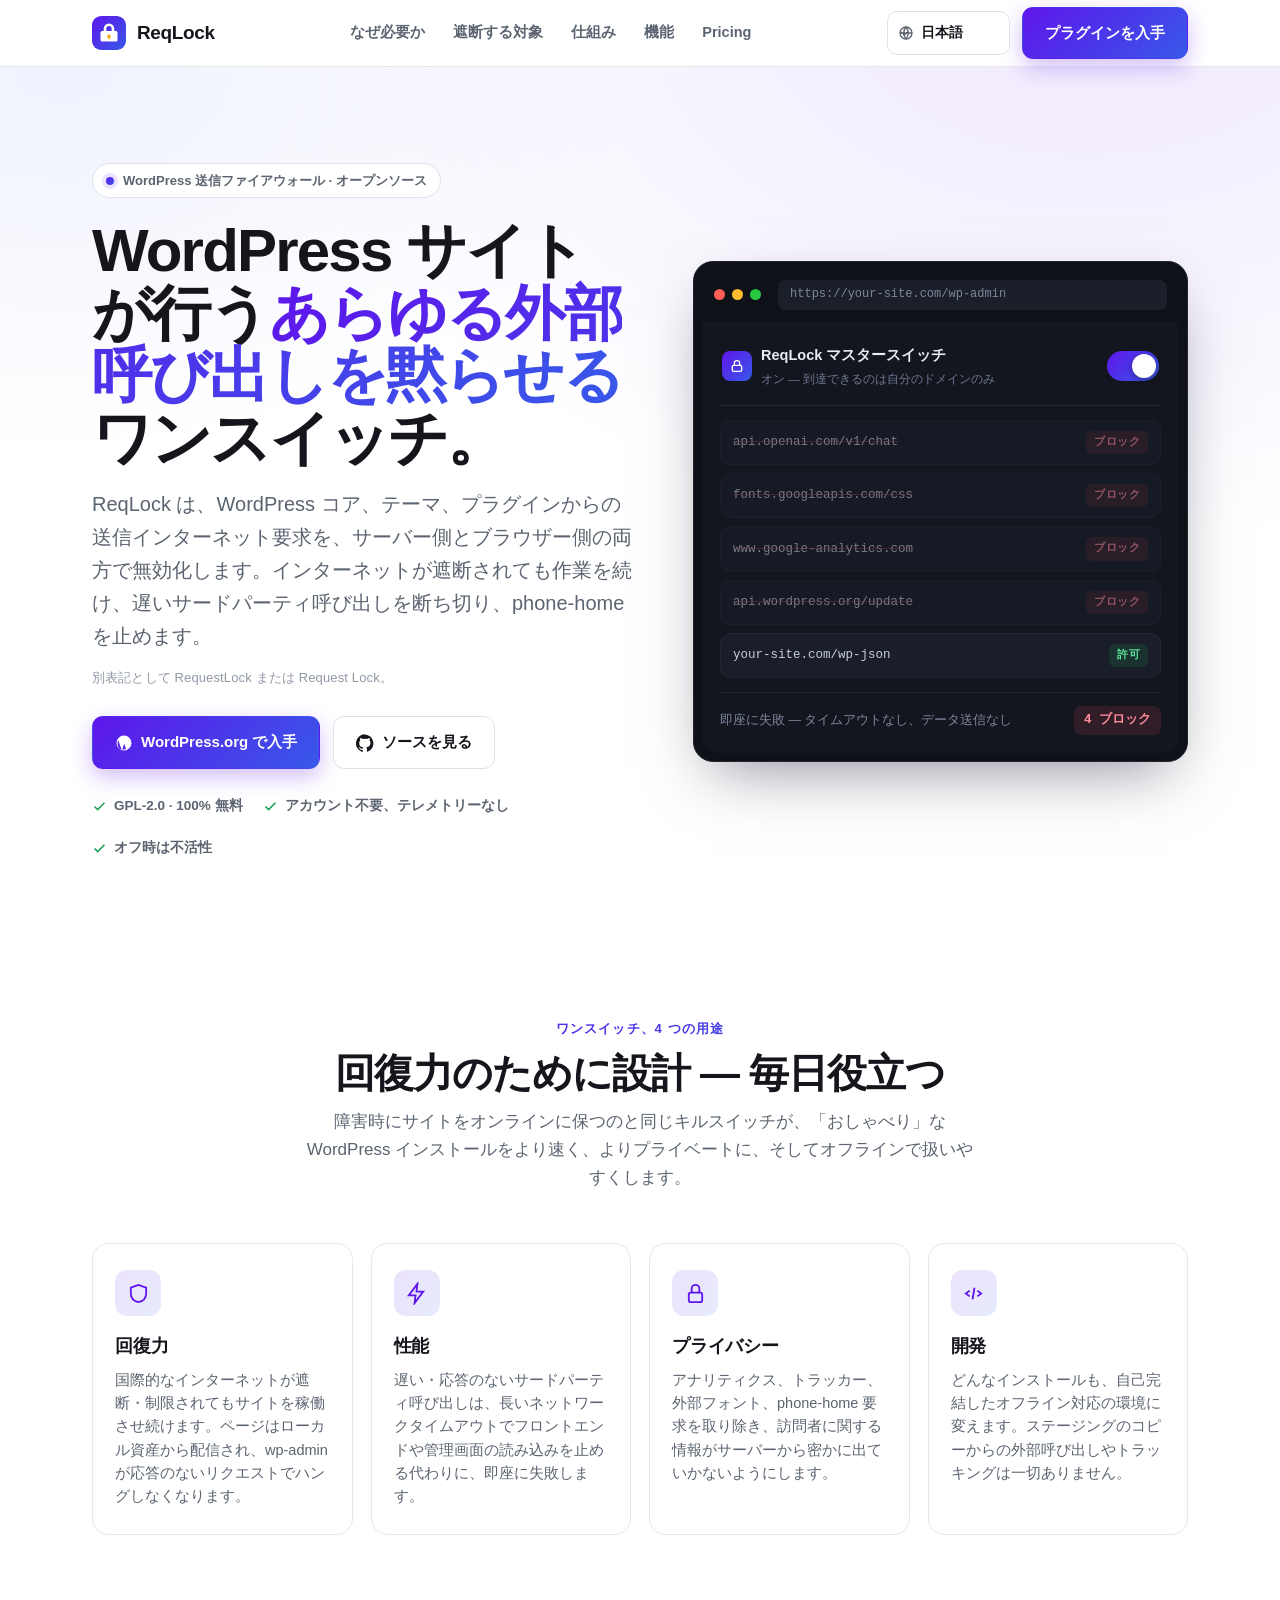
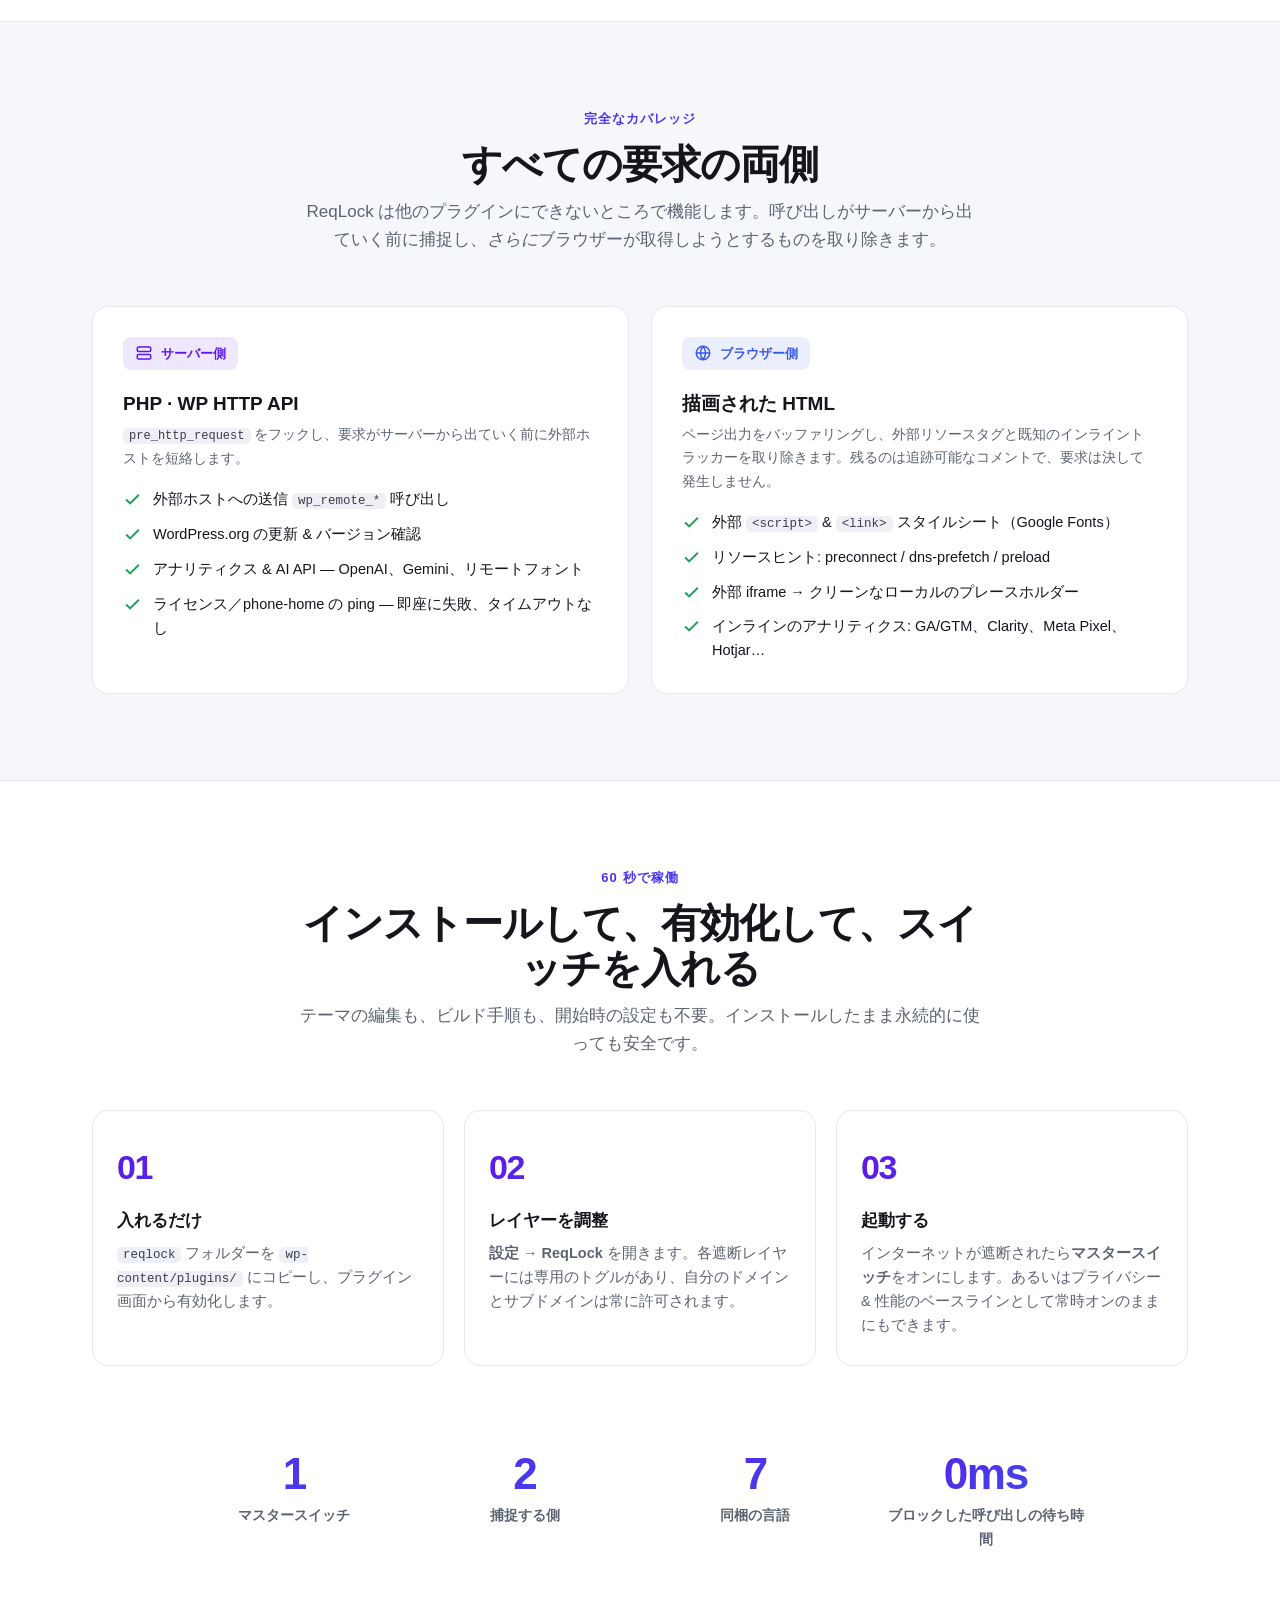
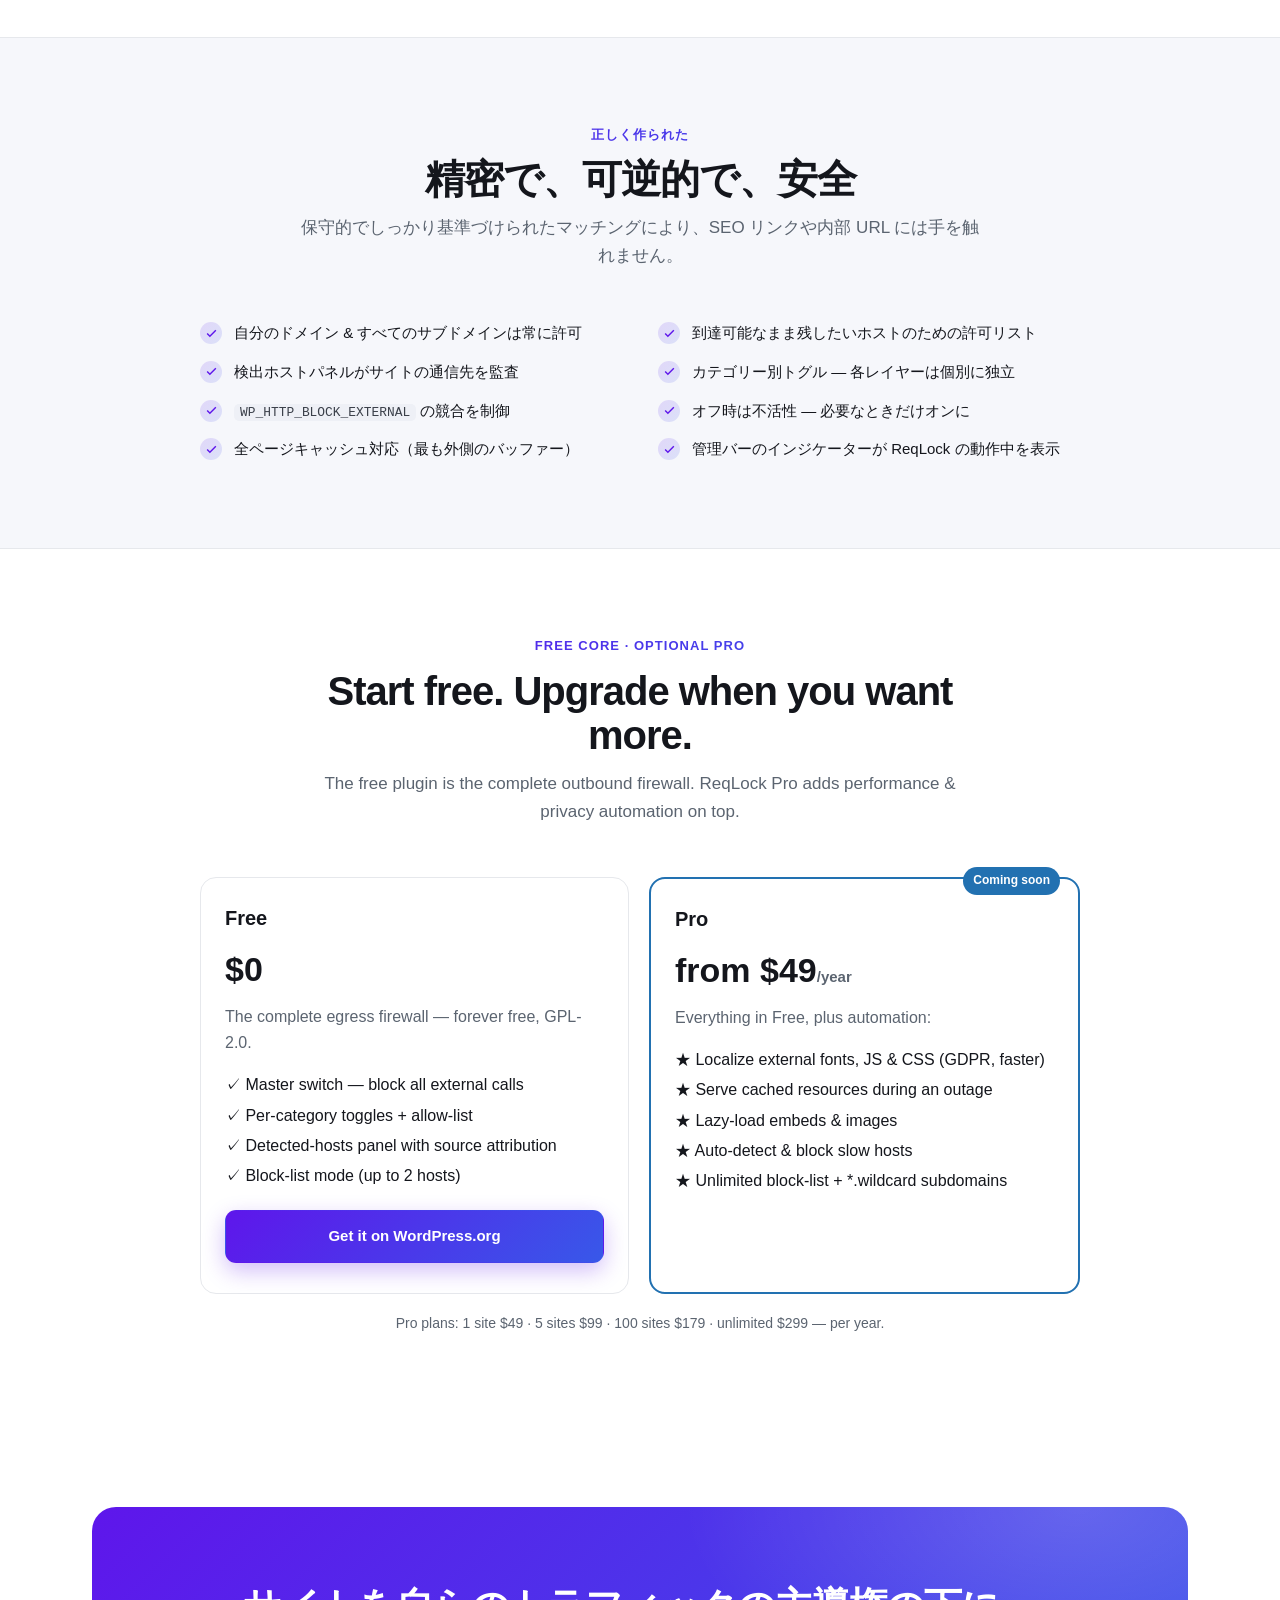
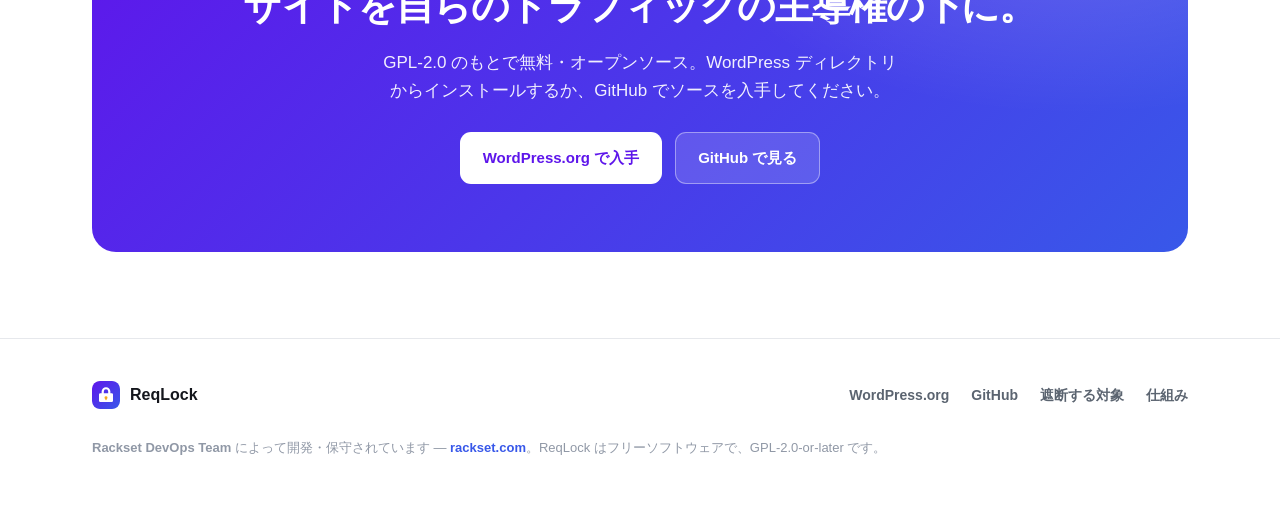
<file: landing/site/ja/index.html>
<!DOCTYPE html>
<html lang="ja" dir="ltr">
<head>
<meta charset="UTF-8" />
<meta name="viewport" content="width=device-width, initial-scale=1.0" />
<title>ReqLock — WordPress 向けの送信ファイアウォール</title>
<meta name="description" content="ReqLock は、コア・テーマ・プラグインからの外部インターネット呼び出しを無効化するマスターキルスイッチ型の WordPress プラグインです。回復力・性能・プライバシー・オフライン開発を実現します。ワンスイッチで、完全に可逆的。" />
<meta name="theme-color" content="#5e16eb" />
<!-- This page makes ZERO external requests — exactly what ReqLock does. System fonts, inline SVG, inline i18n, no CDN. -->
<link rel="icon" href="data:image/svg+xml,<svg xmlns='http://www.w3.org/2000/svg' viewBox='0 0 64 64'><defs><linearGradient id='g' x1='0' y1='0' x2='1' y2='1'><stop offset='0' stop-color='%235e16eb'/><stop offset='1' stop-color='%233858e9'/></linearGradient></defs><rect width='64' height='64' rx='14' fill='url(%23g)'/><path d='M22 28v-4a10 10 0 0 1 20 0v4h3a3 3 0 0 1 3 3v14a3 3 0 0 1-3 3H19a3 3 0 0 1-3-3V31a3 3 0 0 1 3-3h3zm5 0h10v-4a5 5 0 0 0-10 0v4z' fill='%23fff'/><circle cx='32' cy='38' r='3.4' fill='%23f4a91e'/><rect x='30.4' y='38' width='3.2' height='6' rx='1.6' fill='%23f4a91e'/></svg>" />
<style>
  :root{
    --purple:#5e16eb; --blue:#3858e9; --amber:#f4a91e;
    --ink:#14161c; --muted:#5b6470; --soft:#f6f7fb; --soft2:#eef0f6;
    --line:#e6e8ec; --line2:#dfe2ea; --white:#fff;
    --grad:linear-gradient(135deg,var(--purple),var(--blue));
    --radius:16px; --maxw:1140px;
    --green:#1e9e5a; --red:#e2465b;
  }
  *{box-sizing:border-box;margin:0;padding:0}
  html{scroll-behavior:smooth}
  body{
    font:16px/1.65 -apple-system,BlinkMacSystemFont,"Segoe UI",Roboto,"Helvetica Neue",Arial,"Noto Sans","Noto Sans Arabic",Tahoma,sans-serif;
    color:var(--ink);background:var(--white);-webkit-font-smoothing:antialiased;
  }
  a{color:inherit;text-decoration:none}
  .wrap{max-width:var(--maxw);margin:0 auto;padding:0 22px}
  .grad-text{background:var(--grad);-webkit-background-clip:text;background-clip:text;-webkit-text-fill-color:transparent}

  .btn{display:inline-flex;align-items:center;gap:8px;padding:13px 22px;border-radius:11px;font-weight:700;font-size:15px;border:1.5px solid transparent;transition:transform .15s ease,box-shadow .15s ease,background .15s ease;cursor:pointer;white-space:nowrap}
  .btn:hover{transform:translateY(-2px)}
  .btn-primary{background:var(--grad);color:#fff;box-shadow:0 8px 22px rgba(94,22,235,.28)}
  .btn-primary:hover{box-shadow:0 12px 28px rgba(94,22,235,.36)}
  .btn-ghost{background:#fff;color:var(--ink);border-color:var(--line2)}
  .btn-ghost:hover{border-color:var(--purple);color:var(--purple)}
  .btn-light{background:rgba(255,255,255,.14);color:#fff;border-color:rgba(255,255,255,.4)}
  .btn-light:hover{background:rgba(255,255,255,.22)}
  .btn-solid-light{background:#fff;color:var(--purple)}
  .ico{width:18px;height:18px;flex:none}

  header.nav{position:sticky;top:0;z-index:50;background:rgba(255,255,255,.82);backdrop-filter:saturate(160%) blur(12px);border-bottom:1px solid var(--line)}
  .nav-in{display:flex;align-items:center;justify-content:space-between;height:66px;gap:16px}
  .brand{display:flex;align-items:center;gap:11px;font-weight:800;font-size:19px;letter-spacing:-.02em}
  .brand .logo{width:34px;height:34px;border-radius:9px;flex:none}
  .nav-links{display:flex;align-items:center;gap:28px}
  .nav-links a.lnk{color:var(--muted);font-weight:600;font-size:14.5px}
  .nav-links a.lnk:hover{color:var(--ink)}
  .nav-cta{display:flex;align-items:center;gap:12px}

  /* Language switcher */
  .lang{position:relative;display:inline-flex;align-items:center}
  .lang svg{position:absolute;left:11px;width:16px;height:16px;color:var(--muted);pointer-events:none}
  .lang select{appearance:none;-webkit-appearance:none;background:#fff;border:1.5px solid var(--line2);color:var(--ink);font:inherit;font-weight:600;font-size:14px;padding:9px 30px 9px 33px;border-radius:10px;cursor:pointer;transition:border-color .15s}
  .lang select:hover{border-color:var(--purple)}
  .lang .chev{position:absolute;right:11px;width:13px;height:13px;color:var(--muted);pointer-events:none}
  [dir=rtl] .lang svg{left:auto;right:11px}
  [dir=rtl] .lang select{padding:9px 33px 9px 30px}
  [dir=rtl] .lang .chev{right:auto;left:11px}

  @media(max-width:980px){.nav-links a.lnk{display:none}}
  @media(max-width:560px){.brand span.bt{display:none}.btn.nav-get{display:none}}

  .hero{position:relative;overflow:hidden;background:
    radial-gradient(120% 120% at 85% -10%,rgba(94,22,235,.10),transparent 55%),
    radial-gradient(90% 90% at 5% 0%,rgba(56,88,233,.08),transparent 50%);
    padding:clamp(48px,8vw,96px) 0 clamp(40px,6vw,72px)}
  .hero-grid{display:grid;grid-template-columns:1.05fr .95fr;gap:54px;align-items:center}
  .eyebrow{display:inline-flex;align-items:center;gap:9px;background:#fff;border:1px solid var(--line2);color:var(--muted);font-weight:600;font-size:13px;padding:6px 13px;border-radius:999px;margin-bottom:22px}
  .eyebrow .dot{width:8px;height:8px;border-radius:50%;background:var(--grad);box-shadow:0 0 0 4px rgba(94,22,235,.12)}
  .hero h1{font-size:clamp(38px,5.4vw,60px);line-height:1.04;letter-spacing:-.03em;font-weight:850;margin-bottom:18px}
  .hero p.sub{font-size:clamp(17px,2vw,20px);color:var(--muted);max-width:560px;margin-bottom:14px}
  .hero .alt{font-size:13px;color:#9098a6;letter-spacing:.01em;margin-bottom:28px}
  .hero .alt b{color:var(--muted);font-weight:600}
  .hero-btns{display:flex;gap:13px;flex-wrap:wrap;margin-bottom:26px}
  .trust{display:flex;gap:20px;flex-wrap:wrap;color:var(--muted);font-size:13.5px;font-weight:600}
  .trust span.t{display:inline-flex;align-items:center;gap:7px}
  .trust svg{width:15px;height:15px;color:var(--green)}
  @media(max-width:880px){.hero-grid{grid-template-columns:1fr;gap:40px}}

  .demo{background:#0f1118;border-radius:20px;padding:6px;box-shadow:0 24px 60px -20px rgba(20,18,48,.5);border:1px solid #20242f}
  .demo-bar{display:flex;align-items:center;gap:7px;padding:12px 14px}
  .demo-bar .d{width:11px;height:11px;border-radius:50%}
  .demo-bar .d.r{background:#ff5f57}.demo-bar .d.y{background:#febc2e}.demo-bar .d.g{background:#28c840}
  .demo-bar .url{margin-left:10px;background:#1b1f2a;color:#7d869b;font-size:12px;padding:5px 12px;border-radius:7px;flex:1;font-family:ui-monospace,SFMono-Regular,Menlo,monospace}
  .demo-body{background:#13161f;border-radius:0 0 15px 15px;padding:18px;margin:0 2px 2px}
  .switch-row{display:flex;align-items:center;justify-content:space-between;gap:14px;padding:4px 2px 16px;border-bottom:1px solid #232733;margin-bottom:14px}
  .switch-row .lbl{color:#e8ebf2;font-weight:700;font-size:14.5px;display:flex;align-items:center;gap:9px}
  .switch-row .lbl small{display:block;color:#6f7891;font-weight:500;font-size:11.5px;margin-top:2px}
  .switch-row .lbl .lk{width:30px;height:30px;border-radius:8px;background:var(--grad);display:grid;place-items:center;flex:none}
  .switch-row .lbl .lk svg{width:16px;height:16px;color:#fff}
  .toggle{position:relative;width:52px;height:30px;flex:none;cursor:pointer}
  .toggle input{position:absolute;opacity:0;width:100%;height:100%;margin:0;cursor:pointer;z-index:2}
  .toggle .track{position:absolute;inset:0;background:#2a2f3d;border-radius:999px;transition:background .25s}
  .toggle .knob{position:absolute;top:3px;left:3px;width:24px;height:24px;background:#fff;border-radius:50%;transition:transform .25s;box-shadow:0 2px 6px rgba(0,0,0,.4)}
  .toggle input:checked ~ .track{background:linear-gradient(135deg,var(--purple),var(--blue))}
  .toggle input:checked ~ .knob{transform:translateX(22px)}
  .reqs{list-style:none;display:flex;flex-direction:column;gap:8px}
  .req{display:flex;align-items:center;gap:11px;background:#1a1e29;border:1px solid #232733;border-radius:10px;padding:10px 12px;font-family:ui-monospace,SFMono-Regular,Menlo,monospace;font-size:12.5px;transition:opacity .3s,border-color .3s}
  .req .host{color:#c7cede;flex:1;overflow:hidden;text-overflow:ellipsis;white-space:nowrap}
  .req .tag{font-weight:700;font-size:10.5px;letter-spacing:.04em;padding:3px 8px;border-radius:6px;flex:none;font-family:inherit}
  .req .tag.allow{color:#5ce69a;background:rgba(30,158,90,.16)}
  .req .tag.block{color:#ff8a98;background:rgba(226,70,91,.16)}
  .req .tag.pending{color:#febc2e;background:rgba(254,188,46,.14)}
  .req svg{width:16px;height:16px;flex:none}
  .demo.armed .req.ext{opacity:.55}
  .demo.armed .req.ext .host{text-decoration:line-through;text-decoration-color:#e2465b80}
  .demo-foot{display:flex;align-items:center;justify-content:space-between;margin-top:14px;padding-top:13px;border-top:1px solid #232733;font-size:12.5px;color:#7d869b}
  .count-pill{font-family:ui-monospace,monospace;font-weight:700;color:#ff8a98;background:rgba(226,70,91,.14);padding:4px 10px;border-radius:7px;transition:color .3s,background .3s}
  .demo:not(.armed) .count-pill{color:#5ce69a;background:rgba(30,158,90,.14)}

  section{padding:clamp(54px,7vw,86px) 0}
  .sec-head{text-align:center;max-width:680px;margin:0 auto clamp(34px,4vw,52px)}
  .kicker{font-weight:700;font-size:13px;letter-spacing:.08em;text-transform:uppercase;margin-bottom:12px}
  .sec-head h2{font-size:clamp(28px,3.6vw,40px);line-height:1.12;letter-spacing:-.025em;font-weight:850;margin-bottom:12px}
  .sec-head p{color:var(--muted);font-size:17px}

  .jobs{display:grid;grid-template-columns:repeat(4,1fr);gap:18px}
  .job{background:var(--white);border:1px solid var(--line);border-radius:var(--radius);padding:26px 22px;transition:border-color .2s,transform .2s,box-shadow .2s}
  .job:hover{border-color:#cfc2f5;transform:translateY(-4px);box-shadow:0 16px 36px -16px rgba(94,22,235,.3)}
  .job .ji{width:46px;height:46px;border-radius:12px;display:grid;place-items:center;margin-bottom:16px;background:linear-gradient(135deg,rgba(94,22,235,.12),rgba(56,88,233,.12))}
  .job .ji svg{width:23px;height:23px;color:var(--purple)}
  .job h3{font-size:18px;margin-bottom:7px;letter-spacing:-.01em}
  .job p{color:var(--muted);font-size:14.5px;line-height:1.6}
  @media(max-width:920px){.jobs{grid-template-columns:repeat(2,1fr)}}
  @media(max-width:520px){.jobs{grid-template-columns:1fr}}

  .blocks-wrap{background:var(--soft);border-top:1px solid var(--line);border-bottom:1px solid var(--line)}
  .blocks{display:grid;grid-template-columns:1fr 1fr;gap:22px}
  .bcol{background:#fff;border:1px solid var(--line);border-radius:var(--radius);padding:30px}
  .bcol .badge{display:inline-flex;align-items:center;gap:8px;font-weight:700;font-size:13px;padding:6px 12px;border-radius:8px;margin-bottom:18px}
  .bcol.server .badge{color:var(--purple);background:rgba(94,22,235,.1)}
  .bcol.browser .badge{color:var(--blue);background:rgba(56,88,233,.1)}
  .bcol h3{font-size:19px;margin-bottom:4px}
  .bcol .desc{color:var(--muted);font-size:14px;margin-bottom:18px}
  .blist{list-style:none;display:flex;flex-direction:column;gap:11px}
  .blist li{display:flex;gap:11px;align-items:flex-start;font-size:14.5px;color:var(--ink)}
  .blist li svg{width:19px;height:19px;flex:none;margin-top:2px;color:var(--green)}
  code{background:var(--soft2);border-radius:5px;padding:1px 6px;font-size:.86em;font-family:ui-monospace,monospace;color:#3a3f49}
  @media(max-width:760px){.blocks{grid-template-columns:1fr}}

  .steps{display:grid;grid-template-columns:repeat(3,1fr);gap:20px;counter-reset:s}
  .step{position:relative;padding:28px 24px;border:1px solid var(--line);border-radius:var(--radius);background:#fff}
  .step::before{counter-increment:s;content:"0" counter(s);font-weight:850;font-size:34px;letter-spacing:-.04em;background:var(--grad);-webkit-background-clip:text;background-clip:text;-webkit-text-fill-color:transparent;display:block;margin-bottom:12px}
  .step h3{font-size:17px;margin-bottom:7px}
  .step p{color:var(--muted);font-size:14.5px}
  @media(max-width:760px){.steps{grid-template-columns:1fr}}

  .feat{display:grid;grid-template-columns:repeat(2,1fr);gap:14px 36px;max-width:880px;margin:0 auto}
  .feat li{list-style:none;display:flex;gap:12px;align-items:flex-start;font-size:15px}
  .feat li .ck{width:22px;height:22px;border-radius:50%;background:linear-gradient(135deg,rgba(94,22,235,.14),rgba(56,88,233,.14));display:grid;place-items:center;flex:none;margin-top:1px}
  .feat li .ck svg{width:13px;height:13px;color:var(--purple)}
  @media(max-width:640px){.feat{grid-template-columns:1fr}}

  .stats{display:grid;grid-template-columns:repeat(4,1fr);gap:22px;text-align:center;max-width:900px;margin:0 auto}
  .stat .n{font-size:clamp(30px,4vw,44px);font-weight:850;letter-spacing:-.03em;line-height:1;background:var(--grad);-webkit-background-clip:text;background-clip:text;-webkit-text-fill-color:transparent}
  .stat .l{color:var(--muted);font-size:14px;margin-top:8px;font-weight:600}
  @media(max-width:620px){.stats{grid-template-columns:repeat(2,1fr);gap:30px 22px}}

  .cta-band{position:relative;overflow:hidden;background:var(--grad);border-radius:24px;padding:clamp(44px,6vw,68px);text-align:center;color:#fff}
  .cta-band::after{content:"";position:absolute;inset:0;background:radial-gradient(60% 100% at 90% 0,rgba(255,255,255,.18),transparent 60%);pointer-events:none}
  .cta-band h2{font-size:clamp(26px,3.4vw,38px);letter-spacing:-.025em;margin-bottom:12px;position:relative}
  .cta-band p{font-size:17px;opacity:.92;max-width:520px;margin:0 auto 26px;position:relative}
  .cta-band .hero-btns{justify-content:center;position:relative;margin:0}

  footer{border-top:1px solid var(--line);padding:42px 0 48px;color:var(--muted)}
  .foot-in{display:flex;align-items:center;justify-content:space-between;gap:20px;flex-wrap:wrap}
  .foot-brand{display:flex;align-items:center;gap:10px;font-weight:800;color:var(--ink)}
  .foot-brand .logo{width:28px;height:28px;border-radius:8px}
  .foot-links{display:flex;gap:22px;font-size:14px;font-weight:600}
  .foot-links a:hover{color:var(--purple)}
  .foot-note{width:100%;font-size:13px;color:#9098a6;padding-top:8px}
  .foot-note a{color:var(--blue);font-weight:600}

  /* RTL niceties */
  [dir=rtl] .demo-bar .url{margin-left:0;margin-right:10px}
  [dir=rtl]{letter-spacing:0}
  [dir=rtl] .hero h1,[dir=rtl] .sec-head h2{letter-spacing:0}
</style>
  <meta name="robots" content="index,follow,max-image-preview:large,max-snippet:-1" />
  <link rel="canonical" href="https://reqlock.com/ja/" />
  <link rel="alternate" hreflang="x-default" href="https://reqlock.com/" />
  <link rel="alternate" hreflang="en" href="https://reqlock.com/" />
  <link rel="alternate" hreflang="de" href="https://reqlock.com/de/" />
  <link rel="alternate" hreflang="es" href="https://reqlock.com/es/" />
  <link rel="alternate" hreflang="fr" href="https://reqlock.com/fr/" />
  <link rel="alternate" hreflang="fa" href="https://reqlock.com/fa/" />
  <link rel="alternate" hreflang="ja" href="https://reqlock.com/ja/" />
  <link rel="alternate" hreflang="zh-Hans" href="https://reqlock.com/zh/" />
  <meta property="og:type" content="website" />
  <meta property="og:site_name" content="ReqLock" />
  <meta property="og:title" content="ReqLock — WordPress 向けの送信ファイアウォール" />
  <meta property="og:description" content="ReqLock は、コア・テーマ・プラグインからの外部インターネット呼び出しを無効化するマスターキルスイッチ型の WordPress プラグインです。回復力・性能・プライバシー・オフライン開発を実現します。ワンスイッチで、完全に可逆的。" />
  <meta property="og:url" content="https://reqlock.com/ja/" />
  <meta property="og:image" content="https://reqlock.com/og.png" />
  <meta property="og:image:width" content="1544" />
  <meta property="og:image:height" content="500" />
  <meta property="og:locale" content="ja_JP" />
  <meta property="og:locale:alternate" content="en_US" />
  <meta property="og:locale:alternate" content="de_DE" />
  <meta property="og:locale:alternate" content="es_ES" />
  <meta property="og:locale:alternate" content="fr_FR" />
  <meta property="og:locale:alternate" content="fa_IR" />
  <meta property="og:locale:alternate" content="zh_CN" />
  <meta name="twitter:card" content="summary_large_image" />
  <meta name="twitter:title" content="ReqLock — WordPress 向けの送信ファイアウォール" />
  <meta name="twitter:description" content="ReqLock は、コア・テーマ・プラグインからの外部インターネット呼び出しを無効化するマスターキルスイッチ型の WordPress プラグインです。回復力・性能・プライバシー・オフライン開発を実現します。ワンスイッチで、完全に可逆的。" />
  <meta name="twitter:image" content="https://reqlock.com/og.png" />
  <script type="application/ld+json">{"@context": "https://schema.org", "@type": "SoftwareApplication", "name": "ReqLock", "description": "ReqLock は、コア・テーマ・プラグインからの外部インターネット呼び出しを無効化するマスターキルスイッチ型の WordPress プラグインです。回復力・性能・プライバシー・オフライン開発を実現します。ワンスイッチで、完全に可逆的。", "applicationCategory": "SecurityApplication", "operatingSystem": "WordPress", "url": "https://reqlock.com/ja/", "inLanguage": "ja", "image": "https://reqlock.com/og.png", "softwareLicense": "GPL-2.0-or-later", "isAccessibleForFree": true, "offers": {"@type": "Offer", "price": "0", "priceCurrency": "USD"}, "author": {"@type": "Organization", "name": "Rackset DevOps Team", "url": "https://rackset.com/"}, "downloadUrl": "https://ja.wordpress.org/plugins/reqlock/"}</script>
</head>
<body>

<header class="nav">
  <div class="wrap nav-in">
    <a href="#top" class="brand">
      <svg class="logo" viewBox="0 0 64 64" aria-hidden="true"><defs><linearGradient id="lg" x1="0" y1="0" x2="1" y2="1"><stop offset="0" stop-color="#5e16eb"/><stop offset="1" stop-color="#3858e9"/></linearGradient></defs><rect width="64" height="64" rx="14" fill="url(#lg)"/><path d="M22 28v-4a10 10 0 0 1 20 0v4h3a3 3 0 0 1 3 3v14a3 3 0 0 1-3 3H19a3 3 0 0 1-3-3V31a3 3 0 0 1 3-3h3zm5 0h10v-4a5 5 0 0 0-10 0v4z" fill="#fff"/><circle cx="32" cy="38" r="3.4" fill="#f4a91e"/><rect x="30.4" y="38" width="3.2" height="6" rx="1.6" fill="#f4a91e"/></svg>
      <span class="bt">ReqLock</span>
    </a>
    <nav class="nav-links">
      <a class="lnk" href="#why" data-i18n="nav.why">なぜ必要か</a>
      <a class="lnk" href="#blocks" data-i18n="nav.blocks">遮断する対象</a>
      <a class="lnk" href="#how" data-i18n="nav.how">仕組み</a>
      <a class="lnk" href="#features" data-i18n="nav.features">機能</a>
      <a class="lnk" href="#pricing" data-i18n="nav.pricing">Pricing</a>
    </nav>
    <div class="nav-cta">
      <span class="lang">
        <svg viewBox="0 0 24 24" fill="none" stroke="currentColor" stroke-width="2" aria-hidden="true"><circle cx="12" cy="12" r="9"/><path d="M3 12h18M12 3a14 14 0 0 1 0 18M12 3a14 14 0 0 0 0 18"/></svg>
        <select id="lang" aria-label="Language"></select>
        <svg class="chev" viewBox="0 0 24 24" fill="none" stroke="currentColor" stroke-width="2.5" aria-hidden="true"><path d="m6 9 6 6 6-6"/></svg>
      </span>
      <a class="btn btn-primary nav-get" href="https://ja.wordpress.org/plugins/reqlock/"><span data-i18n="nav.getplugin">プラグインを入手</span></a>
    </div>
  </div>
</header>

<a id="top"></a>

<section class="hero">
  <div class="wrap hero-grid">
    <div class="hero-copy">
      <span class="eyebrow"><span class="dot"></span> <span data-i18n="hero.eyebrow">WordPress 送信ファイアウォール · オープンソース</span></span>
      <h1 data-i18n="hero.h1">WordPress サイトが行う<span class="grad-text">あらゆる外部呼び出しを黙らせる</span>ワンスイッチ。</h1>
      <p class="sub" data-i18n="hero.sub">ReqLock は、WordPress コア、テーマ、プラグインからの送信インターネット要求を、サーバー側とブラウザー側の両方で無効化します。インターネットが遮断されても作業を続け、遅いサードパーティ呼び出しを断ち切り、phone-home を止めます。</p>
      <p class="alt"><span data-i18n="hero.altlabel">別表記として RequestLock または Request Lock。</span></p>
      <div class="hero-btns">
        <a class="btn btn-primary" href="https://ja.wordpress.org/plugins/reqlock/">
          <svg class="ico" viewBox="0 0 24 24" fill="currentColor" aria-hidden="true"><path d="M12 2a10 10 0 1 0 0 20 10 10 0 0 0 0-20Zm-8.5 10a8.5 8.5 0 0 1 .8-3.6l4.6 12.6A8.5 8.5 0 0 1 3.5 12Zm8.5 8.5c-.8 0-1.6-.1-2.3-.3l2.5-7.2 2.5 6.9.1.1a8.5 8.5 0 0 1-2.8.5Zm1.2-12.5c.5 0 1-.1 1-.1.4 0 .4.7-.1.7 0 0-.5.1-1 .1l3 9 1.8-6c.4-1.3 0-2.2-.4-2.9-.3-.6-.7-1-.7-1.6 0-.7.6-1.4 1.4-1.4h.1A8.5 8.5 0 0 0 7.7 4.2c.2 0 .4 0 .5.1.8 0 2-.1 2-.1.5 0 .5.7 0 .7 0 0-.5.1-1 .1l3 8.8 1-3c.4-1.1-.1-1.9-.3-2.4Z"/></svg>
          <span data-i18n="hero.cta1">WordPress.org で入手</span>
        </a>
        <a class="btn btn-ghost" href="https://github.com/rackset/reqlock/blob/main/i18n-readme/readme-ja.txt">
          <svg class="ico" viewBox="0 0 24 24" fill="currentColor" aria-hidden="true"><path d="M12 .5a12 12 0 0 0-3.8 23.4c.6.1.8-.3.8-.6v-2c-3.3.7-4-1.6-4-1.6-.6-1.4-1.3-1.8-1.3-1.8-1.1-.7 0-.7 0-.7 1.2.1 1.8 1.2 1.8 1.2 1.1 1.8 2.8 1.3 3.5 1 .1-.8.4-1.3.8-1.6-2.7-.3-5.5-1.3-5.5-5.9 0-1.3.5-2.4 1.2-3.2 0-.3-.5-1.5.2-3.2 0 0 1-.3 3.3 1.2a11.5 11.5 0 0 1 6 0C17 5 18 5.3 18 5.3c.7 1.7.2 2.9.1 3.2.8.8 1.2 1.9 1.2 3.2 0 4.6-2.8 5.6-5.5 5.9.4.4.8 1.1.8 2.2v3.3c0 .3.2.7.8.6A12 12 0 0 0 12 .5Z"/></svg>
          <span data-i18n="hero.cta2">ソースを見る</span>
        </a>
      </div>
      <div class="trust">
        <span class="t"><svg viewBox="0 0 24 24" fill="none" stroke="currentColor" stroke-width="2.5"><path d="M20 6 9 17l-5-5"/></svg> <span data-i18n="hero.trust1">GPL-2.0 · 100% 無料</span></span>
        <span class="t"><svg viewBox="0 0 24 24" fill="none" stroke="currentColor" stroke-width="2.5"><path d="M20 6 9 17l-5-5"/></svg> <span data-i18n="hero.trust2">アカウント不要、テレメトリーなし</span></span>
        <span class="t"><svg viewBox="0 0 24 24" fill="none" stroke="currentColor" stroke-width="2.5"><path d="M20 6 9 17l-5-5"/></svg> <span data-i18n="hero.trust3">オフ時は不活性</span></span>
      </div>
    </div>

    <div class="demo" id="demo" dir="ltr" aria-label="Interactive ReqLock demo">
      <div class="demo-bar">
        <span class="d r"></span><span class="d y"></span><span class="d g"></span>
        <span class="url">https://your-site.com/wp-admin</span>
      </div>
      <div class="demo-body">
        <div class="switch-row">
          <span class="lbl">
            <span class="lk"><svg viewBox="0 0 24 24" fill="none" stroke="currentColor" stroke-width="2"><rect x="5" y="11" width="14" height="9" rx="2"/><path d="M8 11V8a4 4 0 0 1 8 0v3"/></svg></span>
            <span><span data-i18n="demo.master">ReqLock マスタースイッチ</span><small id="state-txt">オフ — サイトは自由にインターネットへ到達</small></span>
          </span>
          <label class="toggle" title="Toggle ReqLock">
            <input type="checkbox" id="master" aria-label="ReqLock master switch">
            <span class="track"></span><span class="knob"></span>
          </label>
        </div>
        <ul class="reqs" id="reqs">
          <li class="req ext" data-ext="1"><span class="host">api.openai.com/v1/chat</span><span class="tag pending">送信</span></li>
          <li class="req ext" data-ext="1"><span class="host">fonts.googleapis.com/css</span><span class="tag pending">送信</span></li>
          <li class="req ext" data-ext="1"><span class="host">www.google-analytics.com</span><span class="tag pending">送信</span></li>
          <li class="req ext" data-ext="1"><span class="host">api.wordpress.org/update</span><span class="tag pending">送信</span></li>
          <li class="req"><span class="host">your-site.com/wp-json</span><span class="tag allow" data-i18n="demo.allowed">許可</span></li>
        </ul>
        <div class="demo-foot">
          <span id="foot-txt">サーバーから出ていく呼び出し</span>
          <span class="count-pill" id="count">0 ブロック</span>
        </div>
      </div>
    </div>
  </div>
</section>

<section id="why">
  <div class="wrap">
    <div class="sec-head">
      <div class="kicker grad-text" data-i18n="why.kicker">ワンスイッチ、4 つの用途</div>
      <h2 data-i18n="why.h2">回復力のために設計 — 毎日役立つ</h2>
      <p data-i18n="why.p">障害時にサイトをオンラインに保つのと同じキルスイッチが、「おしゃべり」な WordPress インストールをより速く、よりプライベートに、そしてオフラインで扱いやすくします。</p>
    </div>
    <div class="jobs">
      <div class="job">
        <span class="ji"><svg viewBox="0 0 24 24" fill="none" stroke="currentColor" stroke-width="1.9"><path d="M12 3 4 6v6c0 5 3.5 8 8 9 4.5-1 8-4 8-9V6l-8-3Z"/></svg></span>
        <h3 data-i18n="job1.h">回復力</h3>
        <p data-i18n="job1.p">国際的なインターネットが遮断・制限されてもサイトを稼働させ続けます。ページはローカル資産から配信され、wp-admin が応答のないリクエストでハングしなくなります。</p>
      </div>
      <div class="job">
        <span class="ji"><svg viewBox="0 0 24 24" fill="none" stroke="currentColor" stroke-width="1.9"><path d="M13 2 4 14h7l-1 8 9-12h-7l1-8Z"/></svg></span>
        <h3 data-i18n="job2.h">性能</h3>
        <p data-i18n="job2.p">遅い・応答のないサードパーティ呼び出しは、長いネットワークタイムアウトでフロントエンドや管理画面の読み込みを止める代わりに、即座に失敗します。</p>
      </div>
      <div class="job">
        <span class="ji"><svg viewBox="0 0 24 24" fill="none" stroke="currentColor" stroke-width="1.9"><rect x="5" y="11" width="14" height="10" rx="2"/><path d="M8 11V7a4 4 0 0 1 8 0v4"/></svg></span>
        <h3 data-i18n="job3.h">プライバシー</h3>
        <p data-i18n="job3.p">アナリティクス、トラッカー、外部フォント、phone-home 要求を取り除き、訪問者に関する情報がサーバーから密かに出ていかないようにします。</p>
      </div>
      <div class="job">
        <span class="ji"><svg viewBox="0 0 24 24" fill="none" stroke="currentColor" stroke-width="1.9"><path d="m8 9-4 3 4 3"/><path d="m16 9 4 3-4 3"/><path d="m13 6-2 12"/></svg></span>
        <h3 data-i18n="job4.h">開発</h3>
        <p data-i18n="job4.p">どんなインストールも、自己完結したオフライン対応の環境に変えます。ステージングのコピーからの外部呼び出しやトラッキングは一切ありません。</p>
      </div>
    </div>
  </div>
</section>

<div class="blocks-wrap" id="blocks">
  <section>
    <div class="wrap">
      <div class="sec-head">
        <div class="kicker grad-text" data-i18n="blocks.kicker">完全なカバレッジ</div>
        <h2 data-i18n="blocks.h2">すべての要求の両側</h2>
        <p data-i18n="blocks.p">ReqLock は他のプラグインにできないところで機能します。呼び出しがサーバーから出ていく前に捕捉し、<em>さらに</em>ブラウザーが取得しようとするものを取り除きます。</p>
      </div>
      <div class="blocks">
        <div class="bcol server">
          <span class="badge"><svg class="ico" viewBox="0 0 24 24" fill="none" stroke="currentColor" stroke-width="2"><rect x="3" y="4" width="18" height="6" rx="2"/><rect x="3" y="14" width="18" height="6" rx="2"/><path d="M7 7h.01M7 17h.01"/></svg> <span data-i18n="blocks.server.badge">サーバー側</span></span>
          <h3 data-i18n="blocks.server.h">PHP · WP HTTP API</h3>
          <p class="desc" data-i18n="blocks.server.desc"><code>pre_http_request</code> をフックし、要求がサーバーから出ていく前に外部ホストを短絡します。</p>
          <ul class="blist">
            <li><svg viewBox="0 0 24 24" fill="none" stroke="currentColor" stroke-width="2.4"><path d="M20 6 9 17l-5-5"/></svg> <span data-i18n="blocks.server.li1">外部ホストへの送信 <code>wp_remote_*</code> 呼び出し</span></li>
            <li><svg viewBox="0 0 24 24" fill="none" stroke="currentColor" stroke-width="2.4"><path d="M20 6 9 17l-5-5"/></svg> <span data-i18n="blocks.server.li2">WordPress.org の更新 &amp; バージョン確認</span></li>
            <li><svg viewBox="0 0 24 24" fill="none" stroke="currentColor" stroke-width="2.4"><path d="M20 6 9 17l-5-5"/></svg> <span data-i18n="blocks.server.li3">アナリティクス &amp; AI API — OpenAI、Gemini、リモートフォント</span></li>
            <li><svg viewBox="0 0 24 24" fill="none" stroke="currentColor" stroke-width="2.4"><path d="M20 6 9 17l-5-5"/></svg> <span data-i18n="blocks.server.li4">ライセンス／phone-home の ping — 即座に失敗、タイムアウトなし</span></li>
          </ul>
        </div>
        <div class="bcol browser">
          <span class="badge"><svg class="ico" viewBox="0 0 24 24" fill="none" stroke="currentColor" stroke-width="2"><circle cx="12" cy="12" r="9"/><path d="M3 12h18M12 3a14 14 0 0 1 0 18M12 3a14 14 0 0 0 0 18"/></svg> <span data-i18n="blocks.browser.badge">ブラウザー側</span></span>
          <h3 data-i18n="blocks.browser.h">描画された HTML</h3>
          <p class="desc" data-i18n="blocks.browser.desc">ページ出力をバッファリングし、外部リソースタグと既知のインライントラッカーを取り除きます。残るのは追跡可能なコメントで、要求は決して発生しません。</p>
          <ul class="blist">
            <li><svg viewBox="0 0 24 24" fill="none" stroke="currentColor" stroke-width="2.4"><path d="M20 6 9 17l-5-5"/></svg> <span data-i18n="blocks.browser.li1">外部 <code>&lt;script&gt;</code> &amp; <code>&lt;link&gt;</code> スタイルシート（Google Fonts）</span></li>
            <li><svg viewBox="0 0 24 24" fill="none" stroke="currentColor" stroke-width="2.4"><path d="M20 6 9 17l-5-5"/></svg> <span data-i18n="blocks.browser.li2">リソースヒント: preconnect / dns-prefetch / preload</span></li>
            <li><svg viewBox="0 0 24 24" fill="none" stroke="currentColor" stroke-width="2.4"><path d="M20 6 9 17l-5-5"/></svg> <span data-i18n="blocks.browser.li3">外部 iframe → クリーンなローカルのプレースホルダー</span></li>
            <li><svg viewBox="0 0 24 24" fill="none" stroke="currentColor" stroke-width="2.4"><path d="M20 6 9 17l-5-5"/></svg> <span data-i18n="blocks.browser.li4">インラインのアナリティクス: GA/GTM、Clarity、Meta Pixel、Hotjar…</span></li>
          </ul>
        </div>
      </div>
    </div>
  </section>
</div>

<section id="how">
  <div class="wrap">
    <div class="sec-head">
      <div class="kicker grad-text" data-i18n="how.kicker">60 秒で稼働</div>
      <h2 data-i18n="how.h2">インストールして、有効化して、スイッチを入れる</h2>
      <p data-i18n="how.p">テーマの編集も、ビルド手順も、開始時の設定も不要。インストールしたまま永続的に使っても安全です。</p>
    </div>
    <div class="steps">
      <div class="step">
        <h3 data-i18n="step1.h">入れるだけ</h3>
        <p data-i18n="step1.p"><code>reqlock</code> フォルダーを <code>wp-content/plugins/</code> にコピーし、プラグイン画面から有効化します。</p>
      </div>
      <div class="step">
        <h3 data-i18n="step2.h">レイヤーを調整</h3>
        <p data-i18n="step2.p"><strong>設定 → ReqLock</strong> を開きます。各遮断レイヤーには専用のトグルがあり、自分のドメインとサブドメインは常に許可されます。</p>
      </div>
      <div class="step">
        <h3 data-i18n="step3.h">起動する</h3>
        <p data-i18n="step3.p">インターネットが遮断されたら<strong>マスタースイッチ</strong>をオンにします。あるいはプライバシー &amp; 性能のベースラインとして常時オンのままにもできます。</p>
      </div>
    </div>
  </div>
</section>

<section style="padding-top:0">
  <div class="wrap">
    <div class="stats">
      <div class="stat"><div class="n">1</div><div class="l" data-i18n="stat1.l">マスタースイッチ</div></div>
      <div class="stat"><div class="n">2</div><div class="l" data-i18n="stat2.l">捕捉する側</div></div>
      <div class="stat"><div class="n">7</div><div class="l" data-i18n="stat3.l">同梱の言語</div></div>
      <div class="stat"><div class="n">0ms</div><div class="l" data-i18n="stat4.l">ブロックした呼び出しの待ち時間</div></div>
    </div>
  </div>
</section>

<div class="blocks-wrap" id="features">
  <section>
    <div class="wrap">
      <div class="sec-head">
        <div class="kicker grad-text" data-i18n="feat.kicker">正しく作られた</div>
        <h2 data-i18n="feat.h2">精密で、可逆的で、安全</h2>
        <p data-i18n="feat.p">保守的でしっかり基準づけられたマッチングにより、SEO リンクや内部 URL には手を触れません。</p>
      </div>
      <ul class="feat">
        <li><span class="ck"><svg viewBox="0 0 24 24" fill="none" stroke="currentColor" stroke-width="2.6"><path d="M20 6 9 17l-5-5"/></svg></span> <span data-i18n="feat1">自分のドメイン &amp; すべてのサブドメインは常に許可</span></li>
        <li><span class="ck"><svg viewBox="0 0 24 24" fill="none" stroke="currentColor" stroke-width="2.6"><path d="M20 6 9 17l-5-5"/></svg></span> <span data-i18n="feat2">到達可能なまま残したいホストのための許可リスト</span></li>
        <li><span class="ck"><svg viewBox="0 0 24 24" fill="none" stroke="currentColor" stroke-width="2.6"><path d="M20 6 9 17l-5-5"/></svg></span> <span data-i18n="feat3">検出ホストパネルがサイトの通信先を監査</span></li>
        <li><span class="ck"><svg viewBox="0 0 24 24" fill="none" stroke="currentColor" stroke-width="2.6"><path d="M20 6 9 17l-5-5"/></svg></span> <span data-i18n="feat4">カテゴリー別トグル — 各レイヤーは個別に独立</span></li>
        <li><span class="ck"><svg viewBox="0 0 24 24" fill="none" stroke="currentColor" stroke-width="2.6"><path d="M20 6 9 17l-5-5"/></svg></span> <span data-i18n="feat5"><code>WP_HTTP_BLOCK_EXTERNAL</code> の競合を制御</span></li>
        <li><span class="ck"><svg viewBox="0 0 24 24" fill="none" stroke="currentColor" stroke-width="2.6"><path d="M20 6 9 17l-5-5"/></svg></span> <span data-i18n="feat6">オフ時は不活性 — 必要なときだけオンに</span></li>
        <li><span class="ck"><svg viewBox="0 0 24 24" fill="none" stroke="currentColor" stroke-width="2.6"><path d="M20 6 9 17l-5-5"/></svg></span> <span data-i18n="feat7">全ページキャッシュ対応（最も外側のバッファー）</span></li>
        <li><span class="ck"><svg viewBox="0 0 24 24" fill="none" stroke="currentColor" stroke-width="2.6"><path d="M20 6 9 17l-5-5"/></svg></span> <span data-i18n="feat8">管理バーのインジケーターが ReqLock の動作中を表示</span></li>
      </ul>
    </div>
  </section>
</div>

<section id="pricing">
  <div class="wrap">
    <div class="sec-head">
      <div class="kicker grad-text" data-i18n="pricing.kicker">Free core · optional Pro</div>
      <h2 data-i18n="pricing.h2">Start free. Upgrade when you want more.</h2>
      <p data-i18n="pricing.p">The free plugin is the complete outbound firewall. ReqLock Pro adds performance &amp; privacy automation on top.</p>
    </div>
    <div style="display:flex;gap:20px;flex-wrap:wrap;align-items:stretch;max-width:880px;margin:0 auto">
      <div style="flex:1;min-width:260px;border:1px solid var(--line);border-radius:16px;padding:24px">
        <h3 style="margin:0 0 4px;font-size:20px" data-i18n="price.free.name">Free</h3>
        <div style="font-size:34px;font-weight:800;margin:6px 0"><span data-i18n="price.free.amt">$0</span></div>
        <p style="color:var(--muted);margin:0 0 14px" data-i18n="price.free.tag">The complete egress firewall — forever free, GPL-2.0.</p>
        <ul style="list-style:none;padding:0;margin:0 0 18px;line-height:1.9">
          <li data-i18n="price.free.f1">✓ Master switch — block all external calls</li>
          <li data-i18n="price.free.f2">✓ Per-category toggles + allow-list</li>
          <li data-i18n="price.free.f3">✓ Detected-hosts panel with source attribution</li>
          <li data-i18n="price.free.f4">✓ Block-list mode (up to 2 hosts)</li>
        </ul>
        <a class="btn btn-primary" href="https://ja.wordpress.org/plugins/reqlock/" style="width:100%;justify-content:center" data-i18n="price.free.cta">Get it on WordPress.org</a>
      </div>
      <div style="flex:1;min-width:260px;border:2px solid #2271b1;border-radius:16px;padding:24px;position:relative">
        <div style="position:absolute;top:-12px;right:18px;background:#2271b1;color:#fff;font-size:12px;font-weight:700;padding:4px 10px;border-radius:999px" data-i18n="price.pro.badge">Coming soon</div>
        <h3 style="margin:0 0 4px;font-size:20px" data-i18n="price.pro.name">Pro</h3>
        <div style="font-size:34px;font-weight:800;margin:6px 0"><span data-i18n="price.pro.amt">from $49</span><small style="font-size:15px;font-weight:600;color:var(--muted)" data-i18n="price.pro.per">/year</small></div>
        <p style="color:var(--muted);margin:0 0 14px" data-i18n="price.pro.tag">Everything in Free, plus automation:</p>
        <ul style="list-style:none;padding:0;margin:0 0 18px;line-height:1.9">
          <li data-i18n="price.pro.f1">★ Localize external fonts, JS &amp; CSS (GDPR, faster)</li>
          <li data-i18n="price.pro.f2">★ Serve cached resources during an outage</li>
          <li data-i18n="price.pro.f3">★ Lazy-load embeds &amp; images</li>
          <li data-i18n="price.pro.f4">★ Auto-detect &amp; block slow hosts</li>
          <li data-i18n="price.pro.f5">★ Unlimited block-list + *.wildcard subdomains</li>
        </ul>
        <span class="btn btn-light" style="width:100%;justify-content:center;opacity:.75;cursor:default" data-i18n="price.pro.cta">Coming soon</span>
      </div>
    </div>
    <p style="text-align:center;color:var(--muted);margin-top:18px;font-size:14px" data-i18n="price.tiers">Pro plans: 1 site $49 · 5 sites $99 · 100 sites $179 · unlimited $299 — per year.</p>
  </div>
</section>

<section>
  <div class="wrap">
    <div class="cta-band">
      <h2 data-i18n="cta.h2">サイトを自らのトラフィックの主導権の下に。</h2>
      <p data-i18n="cta.p">GPL-2.0 のもとで無料・オープンソース。WordPress ディレクトリからインストールするか、GitHub でソースを入手してください。</p>
      <div class="hero-btns">
        <a class="btn btn-solid-light" href="https://ja.wordpress.org/plugins/reqlock/"><span data-i18n="cta.btn1">WordPress.org で入手</span></a>
        <a class="btn btn-light" href="https://github.com/rackset/reqlock/blob/main/i18n-readme/readme-ja.txt"><span data-i18n="cta.btn2">GitHub で見る</span></a>
      </div>
    </div>
  </div>
</section>

<footer>
  <div class="wrap foot-in">
    <div class="foot-brand">
      <svg class="logo" viewBox="0 0 64 64" aria-hidden="true"><rect width="64" height="64" rx="14" fill="url(#lg)"/><path d="M22 28v-4a10 10 0 0 1 20 0v4h3a3 3 0 0 1 3 3v14a3 3 0 0 1-3 3H19a3 3 0 0 1-3-3V31a3 3 0 0 1 3-3h3zm5 0h10v-4a5 5 0 0 0-10 0v4z" fill="#fff"/><circle cx="32" cy="38" r="3.4" fill="#f4a91e"/><rect x="30.4" y="38" width="3.2" height="6" rx="1.6" fill="#f4a91e"/></svg>
      ReqLock
    </div>
    <div class="foot-links">
      <a href="https://ja.wordpress.org/plugins/reqlock/">WordPress.org</a>
      <a href="https://github.com/rackset/reqlock/blob/main/i18n-readme/readme-ja.txt">GitHub</a>
      <a href="#blocks" data-i18n="nav.blocks">遮断する対象</a>
      <a href="#how" data-i18n="nav.how">仕組み</a>
    </div>
    <p class="foot-note" data-i18n="foot.note"><strong>Rackset DevOps Team</strong> によって開発・保守されています — <a href="https://rackset.com/">rackset.com</a>。ReqLock はフリーソフトウェアで、GPL-2.0-or-later です。</p>
  </div>
</footer>


<script id="rql-rt" type="application/json">{"lang":"ja","langs":[{"code":"en","name":"English","url":"https://reqlock.com/"},{"code":"de","name":"Deutsch","url":"https://reqlock.com/de/"},{"code":"es","name":"Español","url":"https://reqlock.com/es/"},{"code":"fr","name":"Français","url":"https://reqlock.com/fr/"},{"code":"fa","name":"فارسی","url":"https://reqlock.com/fa/"},{"code":"ja","name":"日本語","url":"https://reqlock.com/ja/"},{"code":"zh","name":"简体中文","url":"https://reqlock.com/zh/"}],"demo":{"stateOff":"オフ — サイトは自由にインターネットへ到達","stateOn":"オン — 到達できるのは自分のドメインのみ","footOff":"サーバーから出ていく呼び出し","footOn":"即座に失敗 — タイムアウトなし、データ送信なし","blocked":"ブロック","sent":"送信","blockedword":"ブロック"}}</script>
<script>
(function(){
  var RT=JSON.parse(document.getElementById('rql-rt').textContent);
  var sel=document.getElementById('lang');
  RT.langs.forEach(function(l){var o=document.createElement('option');o.value=l.code;o.textContent=l.name;if(l.code===RT.lang)o.selected=true;sel.appendChild(o);});
  sel.addEventListener('change',function(){for(var i=0;i<RT.langs.length;i++){if(RT.langs[i].code===sel.value){location.href=RT.langs[i].url;return;}}});
  var master=document.getElementById('master'),demo=document.getElementById('demo'),stateTxt=document.getElementById('state-txt'),footTxt=document.getElementById('foot-txt'),count=document.getElementById('count'),ext=[].slice.call(document.querySelectorAll('#reqs .req.ext .tag')),n=ext.length,D=RT.demo;
  function render(){var on=master.checked;demo.classList.toggle('armed',on);ext.forEach(function(t){t.textContent=on?D.blocked:D.sent;t.className='tag '+(on?'block':'pending');});count.textContent=(on?n:0)+' '+D.blockedword;stateTxt.textContent=on?D.stateOn:D.stateOff;footTxt.textContent=on?D.footOn:D.footOff;}
  master.addEventListener('change',render);render();
  var played=false,io=new IntersectionObserver(function(es){es.forEach(function(e){if(e.isIntersecting&&!played){played=true;setTimeout(function(){master.checked=true;render();},900);io.disconnect();}});},{threshold:.5});io.observe(demo);
})();
</script>
</body>
</html>
</file>
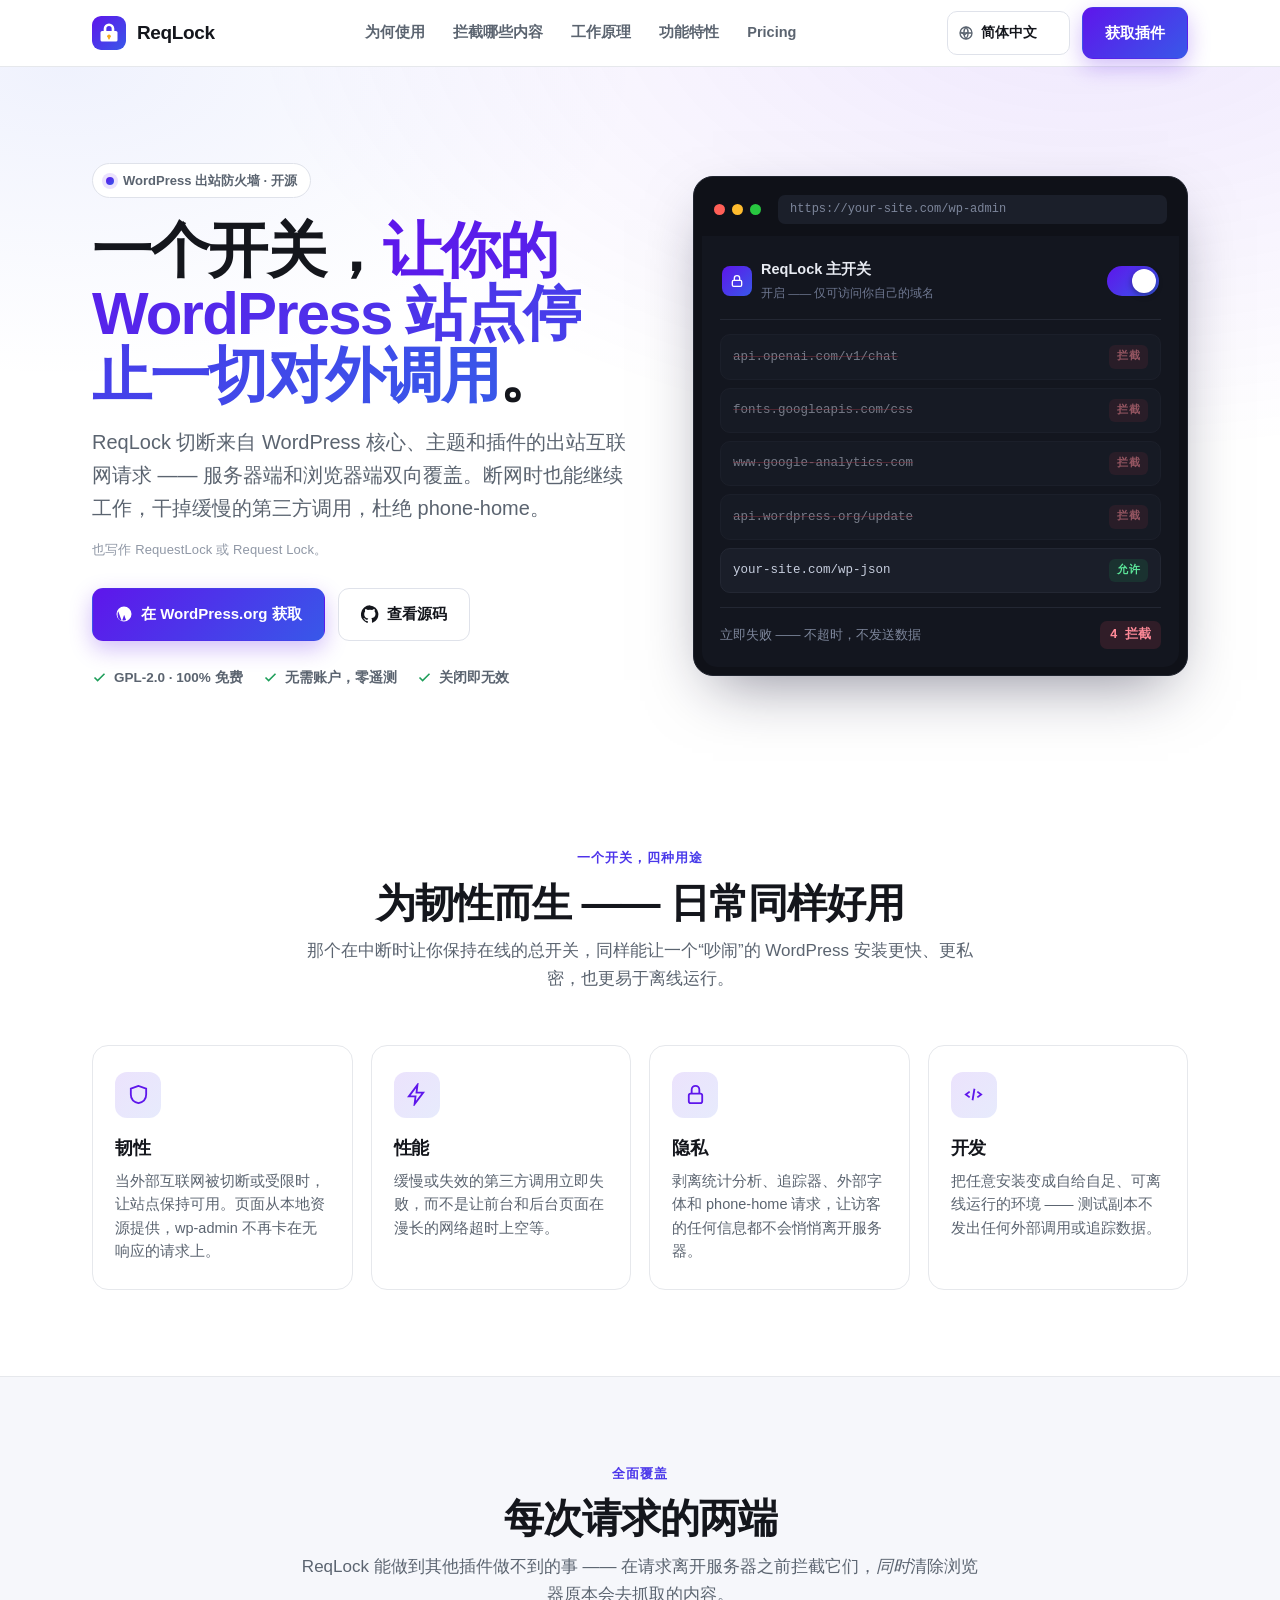
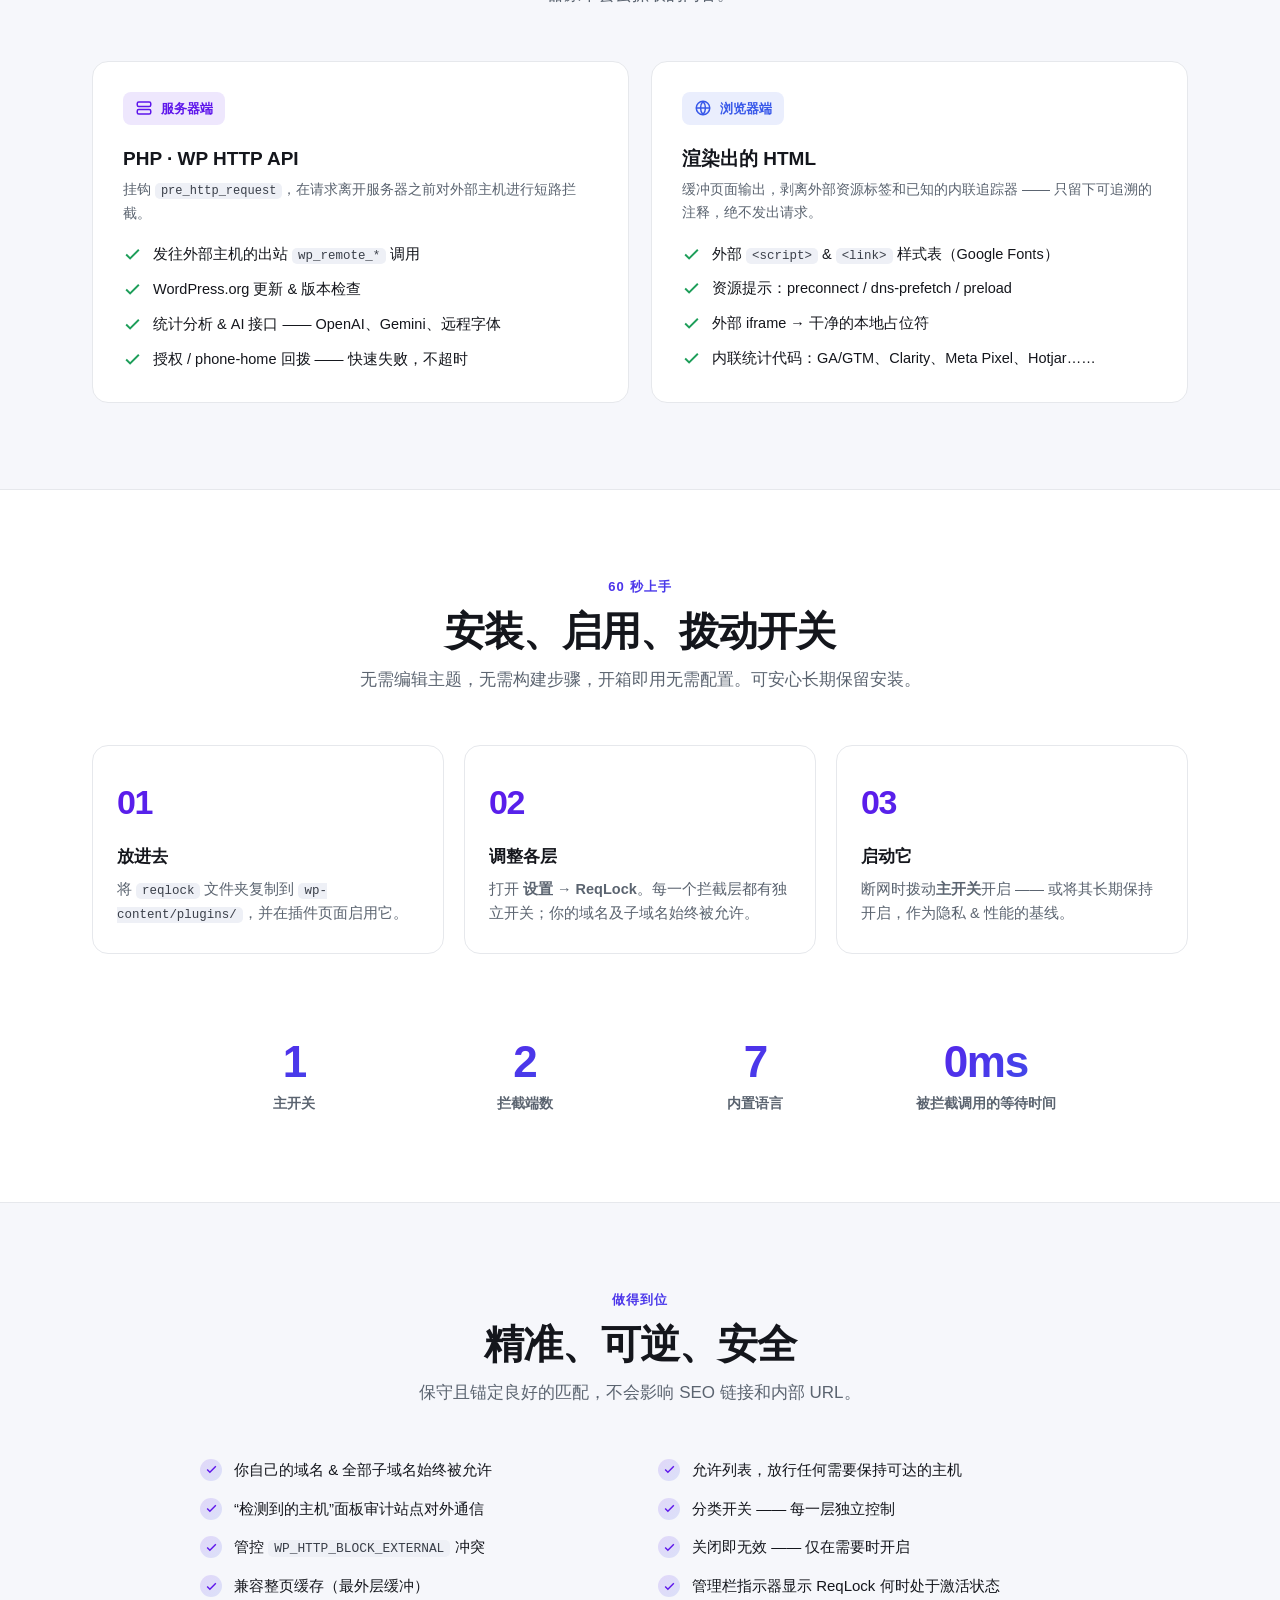
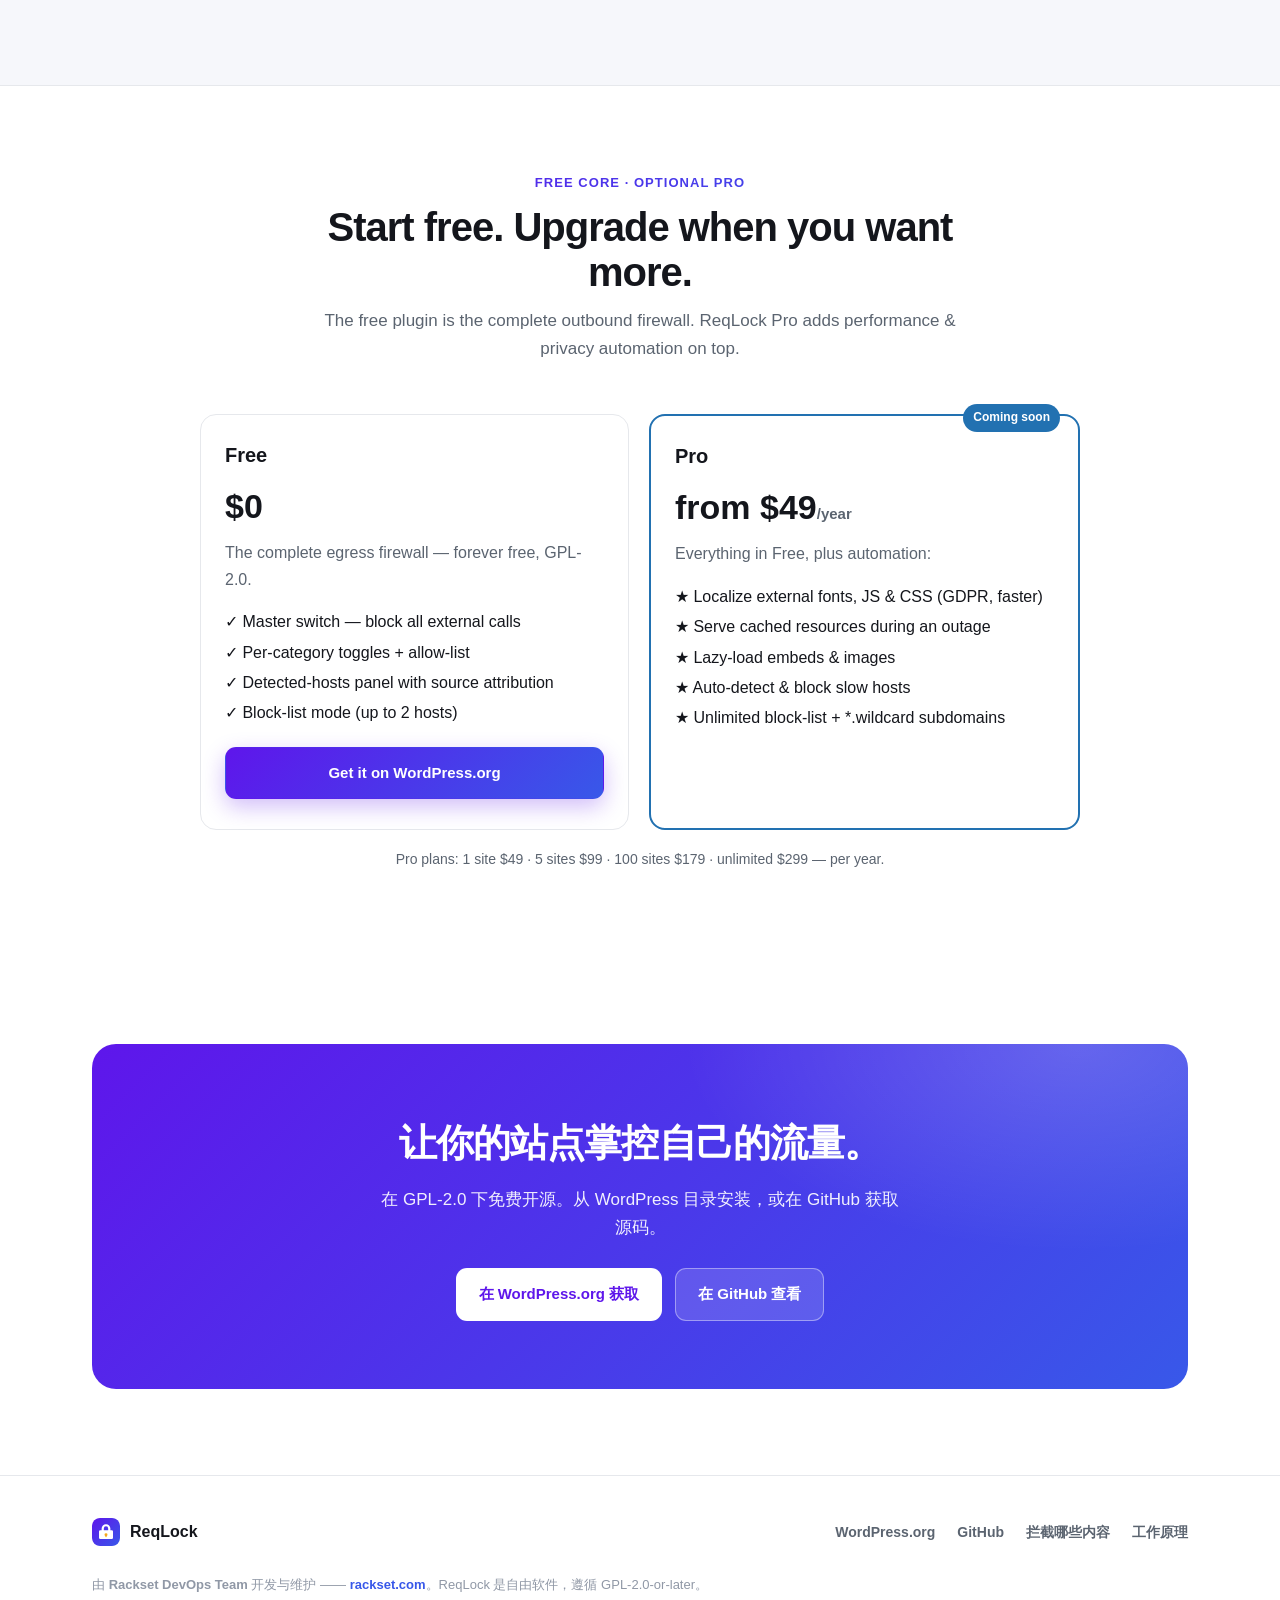
<file: landing/site/zh/index.html>
<!DOCTYPE html>
<html lang="zh-Hans" dir="ltr">
<head>
<meta charset="UTF-8" />
<meta name="viewport" content="width=device-width, initial-scale=1.0" />
<title>ReqLock —— WordPress 出站防火墙</title>
<meta name="description" content="ReqLock 是一款主控总开关式 WordPress 插件，可切断来自核心、主题和插件的对外互联网调用 —— 兼顾韧性、性能、隐私与离线开发。一个开关，完全可逆。" />
<meta name="theme-color" content="#5e16eb" />
<!-- This page makes ZERO external requests — exactly what ReqLock does. System fonts, inline SVG, inline i18n, no CDN. -->
<link rel="icon" href="data:image/svg+xml,<svg xmlns='http://www.w3.org/2000/svg' viewBox='0 0 64 64'><defs><linearGradient id='g' x1='0' y1='0' x2='1' y2='1'><stop offset='0' stop-color='%235e16eb'/><stop offset='1' stop-color='%233858e9'/></linearGradient></defs><rect width='64' height='64' rx='14' fill='url(%23g)'/><path d='M22 28v-4a10 10 0 0 1 20 0v4h3a3 3 0 0 1 3 3v14a3 3 0 0 1-3 3H19a3 3 0 0 1-3-3V31a3 3 0 0 1 3-3h3zm5 0h10v-4a5 5 0 0 0-10 0v4z' fill='%23fff'/><circle cx='32' cy='38' r='3.4' fill='%23f4a91e'/><rect x='30.4' y='38' width='3.2' height='6' rx='1.6' fill='%23f4a91e'/></svg>" />
<style>
  :root{
    --purple:#5e16eb; --blue:#3858e9; --amber:#f4a91e;
    --ink:#14161c; --muted:#5b6470; --soft:#f6f7fb; --soft2:#eef0f6;
    --line:#e6e8ec; --line2:#dfe2ea; --white:#fff;
    --grad:linear-gradient(135deg,var(--purple),var(--blue));
    --radius:16px; --maxw:1140px;
    --green:#1e9e5a; --red:#e2465b;
  }
  *{box-sizing:border-box;margin:0;padding:0}
  html{scroll-behavior:smooth}
  body{
    font:16px/1.65 -apple-system,BlinkMacSystemFont,"Segoe UI",Roboto,"Helvetica Neue",Arial,"Noto Sans","Noto Sans Arabic",Tahoma,sans-serif;
    color:var(--ink);background:var(--white);-webkit-font-smoothing:antialiased;
  }
  a{color:inherit;text-decoration:none}
  .wrap{max-width:var(--maxw);margin:0 auto;padding:0 22px}
  .grad-text{background:var(--grad);-webkit-background-clip:text;background-clip:text;-webkit-text-fill-color:transparent}

  .btn{display:inline-flex;align-items:center;gap:8px;padding:13px 22px;border-radius:11px;font-weight:700;font-size:15px;border:1.5px solid transparent;transition:transform .15s ease,box-shadow .15s ease,background .15s ease;cursor:pointer;white-space:nowrap}
  .btn:hover{transform:translateY(-2px)}
  .btn-primary{background:var(--grad);color:#fff;box-shadow:0 8px 22px rgba(94,22,235,.28)}
  .btn-primary:hover{box-shadow:0 12px 28px rgba(94,22,235,.36)}
  .btn-ghost{background:#fff;color:var(--ink);border-color:var(--line2)}
  .btn-ghost:hover{border-color:var(--purple);color:var(--purple)}
  .btn-light{background:rgba(255,255,255,.14);color:#fff;border-color:rgba(255,255,255,.4)}
  .btn-light:hover{background:rgba(255,255,255,.22)}
  .btn-solid-light{background:#fff;color:var(--purple)}
  .ico{width:18px;height:18px;flex:none}

  header.nav{position:sticky;top:0;z-index:50;background:rgba(255,255,255,.82);backdrop-filter:saturate(160%) blur(12px);border-bottom:1px solid var(--line)}
  .nav-in{display:flex;align-items:center;justify-content:space-between;height:66px;gap:16px}
  .brand{display:flex;align-items:center;gap:11px;font-weight:800;font-size:19px;letter-spacing:-.02em}
  .brand .logo{width:34px;height:34px;border-radius:9px;flex:none}
  .nav-links{display:flex;align-items:center;gap:28px}
  .nav-links a.lnk{color:var(--muted);font-weight:600;font-size:14.5px}
  .nav-links a.lnk:hover{color:var(--ink)}
  .nav-cta{display:flex;align-items:center;gap:12px}

  /* Language switcher */
  .lang{position:relative;display:inline-flex;align-items:center}
  .lang svg{position:absolute;left:11px;width:16px;height:16px;color:var(--muted);pointer-events:none}
  .lang select{appearance:none;-webkit-appearance:none;background:#fff;border:1.5px solid var(--line2);color:var(--ink);font:inherit;font-weight:600;font-size:14px;padding:9px 30px 9px 33px;border-radius:10px;cursor:pointer;transition:border-color .15s}
  .lang select:hover{border-color:var(--purple)}
  .lang .chev{position:absolute;right:11px;width:13px;height:13px;color:var(--muted);pointer-events:none}
  [dir=rtl] .lang svg{left:auto;right:11px}
  [dir=rtl] .lang select{padding:9px 33px 9px 30px}
  [dir=rtl] .lang .chev{right:auto;left:11px}

  @media(max-width:980px){.nav-links a.lnk{display:none}}
  @media(max-width:560px){.brand span.bt{display:none}.btn.nav-get{display:none}}

  .hero{position:relative;overflow:hidden;background:
    radial-gradient(120% 120% at 85% -10%,rgba(94,22,235,.10),transparent 55%),
    radial-gradient(90% 90% at 5% 0%,rgba(56,88,233,.08),transparent 50%);
    padding:clamp(48px,8vw,96px) 0 clamp(40px,6vw,72px)}
  .hero-grid{display:grid;grid-template-columns:1.05fr .95fr;gap:54px;align-items:center}
  .eyebrow{display:inline-flex;align-items:center;gap:9px;background:#fff;border:1px solid var(--line2);color:var(--muted);font-weight:600;font-size:13px;padding:6px 13px;border-radius:999px;margin-bottom:22px}
  .eyebrow .dot{width:8px;height:8px;border-radius:50%;background:var(--grad);box-shadow:0 0 0 4px rgba(94,22,235,.12)}
  .hero h1{font-size:clamp(38px,5.4vw,60px);line-height:1.04;letter-spacing:-.03em;font-weight:850;margin-bottom:18px}
  .hero p.sub{font-size:clamp(17px,2vw,20px);color:var(--muted);max-width:560px;margin-bottom:14px}
  .hero .alt{font-size:13px;color:#9098a6;letter-spacing:.01em;margin-bottom:28px}
  .hero .alt b{color:var(--muted);font-weight:600}
  .hero-btns{display:flex;gap:13px;flex-wrap:wrap;margin-bottom:26px}
  .trust{display:flex;gap:20px;flex-wrap:wrap;color:var(--muted);font-size:13.5px;font-weight:600}
  .trust span.t{display:inline-flex;align-items:center;gap:7px}
  .trust svg{width:15px;height:15px;color:var(--green)}
  @media(max-width:880px){.hero-grid{grid-template-columns:1fr;gap:40px}}

  .demo{background:#0f1118;border-radius:20px;padding:6px;box-shadow:0 24px 60px -20px rgba(20,18,48,.5);border:1px solid #20242f}
  .demo-bar{display:flex;align-items:center;gap:7px;padding:12px 14px}
  .demo-bar .d{width:11px;height:11px;border-radius:50%}
  .demo-bar .d.r{background:#ff5f57}.demo-bar .d.y{background:#febc2e}.demo-bar .d.g{background:#28c840}
  .demo-bar .url{margin-left:10px;background:#1b1f2a;color:#7d869b;font-size:12px;padding:5px 12px;border-radius:7px;flex:1;font-family:ui-monospace,SFMono-Regular,Menlo,monospace}
  .demo-body{background:#13161f;border-radius:0 0 15px 15px;padding:18px;margin:0 2px 2px}
  .switch-row{display:flex;align-items:center;justify-content:space-between;gap:14px;padding:4px 2px 16px;border-bottom:1px solid #232733;margin-bottom:14px}
  .switch-row .lbl{color:#e8ebf2;font-weight:700;font-size:14.5px;display:flex;align-items:center;gap:9px}
  .switch-row .lbl small{display:block;color:#6f7891;font-weight:500;font-size:11.5px;margin-top:2px}
  .switch-row .lbl .lk{width:30px;height:30px;border-radius:8px;background:var(--grad);display:grid;place-items:center;flex:none}
  .switch-row .lbl .lk svg{width:16px;height:16px;color:#fff}
  .toggle{position:relative;width:52px;height:30px;flex:none;cursor:pointer}
  .toggle input{position:absolute;opacity:0;width:100%;height:100%;margin:0;cursor:pointer;z-index:2}
  .toggle .track{position:absolute;inset:0;background:#2a2f3d;border-radius:999px;transition:background .25s}
  .toggle .knob{position:absolute;top:3px;left:3px;width:24px;height:24px;background:#fff;border-radius:50%;transition:transform .25s;box-shadow:0 2px 6px rgba(0,0,0,.4)}
  .toggle input:checked ~ .track{background:linear-gradient(135deg,var(--purple),var(--blue))}
  .toggle input:checked ~ .knob{transform:translateX(22px)}
  .reqs{list-style:none;display:flex;flex-direction:column;gap:8px}
  .req{display:flex;align-items:center;gap:11px;background:#1a1e29;border:1px solid #232733;border-radius:10px;padding:10px 12px;font-family:ui-monospace,SFMono-Regular,Menlo,monospace;font-size:12.5px;transition:opacity .3s,border-color .3s}
  .req .host{color:#c7cede;flex:1;overflow:hidden;text-overflow:ellipsis;white-space:nowrap}
  .req .tag{font-weight:700;font-size:10.5px;letter-spacing:.04em;padding:3px 8px;border-radius:6px;flex:none;font-family:inherit}
  .req .tag.allow{color:#5ce69a;background:rgba(30,158,90,.16)}
  .req .tag.block{color:#ff8a98;background:rgba(226,70,91,.16)}
  .req .tag.pending{color:#febc2e;background:rgba(254,188,46,.14)}
  .req svg{width:16px;height:16px;flex:none}
  .demo.armed .req.ext{opacity:.55}
  .demo.armed .req.ext .host{text-decoration:line-through;text-decoration-color:#e2465b80}
  .demo-foot{display:flex;align-items:center;justify-content:space-between;margin-top:14px;padding-top:13px;border-top:1px solid #232733;font-size:12.5px;color:#7d869b}
  .count-pill{font-family:ui-monospace,monospace;font-weight:700;color:#ff8a98;background:rgba(226,70,91,.14);padding:4px 10px;border-radius:7px;transition:color .3s,background .3s}
  .demo:not(.armed) .count-pill{color:#5ce69a;background:rgba(30,158,90,.14)}

  section{padding:clamp(54px,7vw,86px) 0}
  .sec-head{text-align:center;max-width:680px;margin:0 auto clamp(34px,4vw,52px)}
  .kicker{font-weight:700;font-size:13px;letter-spacing:.08em;text-transform:uppercase;margin-bottom:12px}
  .sec-head h2{font-size:clamp(28px,3.6vw,40px);line-height:1.12;letter-spacing:-.025em;font-weight:850;margin-bottom:12px}
  .sec-head p{color:var(--muted);font-size:17px}

  .jobs{display:grid;grid-template-columns:repeat(4,1fr);gap:18px}
  .job{background:var(--white);border:1px solid var(--line);border-radius:var(--radius);padding:26px 22px;transition:border-color .2s,transform .2s,box-shadow .2s}
  .job:hover{border-color:#cfc2f5;transform:translateY(-4px);box-shadow:0 16px 36px -16px rgba(94,22,235,.3)}
  .job .ji{width:46px;height:46px;border-radius:12px;display:grid;place-items:center;margin-bottom:16px;background:linear-gradient(135deg,rgba(94,22,235,.12),rgba(56,88,233,.12))}
  .job .ji svg{width:23px;height:23px;color:var(--purple)}
  .job h3{font-size:18px;margin-bottom:7px;letter-spacing:-.01em}
  .job p{color:var(--muted);font-size:14.5px;line-height:1.6}
  @media(max-width:920px){.jobs{grid-template-columns:repeat(2,1fr)}}
  @media(max-width:520px){.jobs{grid-template-columns:1fr}}

  .blocks-wrap{background:var(--soft);border-top:1px solid var(--line);border-bottom:1px solid var(--line)}
  .blocks{display:grid;grid-template-columns:1fr 1fr;gap:22px}
  .bcol{background:#fff;border:1px solid var(--line);border-radius:var(--radius);padding:30px}
  .bcol .badge{display:inline-flex;align-items:center;gap:8px;font-weight:700;font-size:13px;padding:6px 12px;border-radius:8px;margin-bottom:18px}
  .bcol.server .badge{color:var(--purple);background:rgba(94,22,235,.1)}
  .bcol.browser .badge{color:var(--blue);background:rgba(56,88,233,.1)}
  .bcol h3{font-size:19px;margin-bottom:4px}
  .bcol .desc{color:var(--muted);font-size:14px;margin-bottom:18px}
  .blist{list-style:none;display:flex;flex-direction:column;gap:11px}
  .blist li{display:flex;gap:11px;align-items:flex-start;font-size:14.5px;color:var(--ink)}
  .blist li svg{width:19px;height:19px;flex:none;margin-top:2px;color:var(--green)}
  code{background:var(--soft2);border-radius:5px;padding:1px 6px;font-size:.86em;font-family:ui-monospace,monospace;color:#3a3f49}
  @media(max-width:760px){.blocks{grid-template-columns:1fr}}

  .steps{display:grid;grid-template-columns:repeat(3,1fr);gap:20px;counter-reset:s}
  .step{position:relative;padding:28px 24px;border:1px solid var(--line);border-radius:var(--radius);background:#fff}
  .step::before{counter-increment:s;content:"0" counter(s);font-weight:850;font-size:34px;letter-spacing:-.04em;background:var(--grad);-webkit-background-clip:text;background-clip:text;-webkit-text-fill-color:transparent;display:block;margin-bottom:12px}
  .step h3{font-size:17px;margin-bottom:7px}
  .step p{color:var(--muted);font-size:14.5px}
  @media(max-width:760px){.steps{grid-template-columns:1fr}}

  .feat{display:grid;grid-template-columns:repeat(2,1fr);gap:14px 36px;max-width:880px;margin:0 auto}
  .feat li{list-style:none;display:flex;gap:12px;align-items:flex-start;font-size:15px}
  .feat li .ck{width:22px;height:22px;border-radius:50%;background:linear-gradient(135deg,rgba(94,22,235,.14),rgba(56,88,233,.14));display:grid;place-items:center;flex:none;margin-top:1px}
  .feat li .ck svg{width:13px;height:13px;color:var(--purple)}
  @media(max-width:640px){.feat{grid-template-columns:1fr}}

  .stats{display:grid;grid-template-columns:repeat(4,1fr);gap:22px;text-align:center;max-width:900px;margin:0 auto}
  .stat .n{font-size:clamp(30px,4vw,44px);font-weight:850;letter-spacing:-.03em;line-height:1;background:var(--grad);-webkit-background-clip:text;background-clip:text;-webkit-text-fill-color:transparent}
  .stat .l{color:var(--muted);font-size:14px;margin-top:8px;font-weight:600}
  @media(max-width:620px){.stats{grid-template-columns:repeat(2,1fr);gap:30px 22px}}

  .cta-band{position:relative;overflow:hidden;background:var(--grad);border-radius:24px;padding:clamp(44px,6vw,68px);text-align:center;color:#fff}
  .cta-band::after{content:"";position:absolute;inset:0;background:radial-gradient(60% 100% at 90% 0,rgba(255,255,255,.18),transparent 60%);pointer-events:none}
  .cta-band h2{font-size:clamp(26px,3.4vw,38px);letter-spacing:-.025em;margin-bottom:12px;position:relative}
  .cta-band p{font-size:17px;opacity:.92;max-width:520px;margin:0 auto 26px;position:relative}
  .cta-band .hero-btns{justify-content:center;position:relative;margin:0}

  footer{border-top:1px solid var(--line);padding:42px 0 48px;color:var(--muted)}
  .foot-in{display:flex;align-items:center;justify-content:space-between;gap:20px;flex-wrap:wrap}
  .foot-brand{display:flex;align-items:center;gap:10px;font-weight:800;color:var(--ink)}
  .foot-brand .logo{width:28px;height:28px;border-radius:8px}
  .foot-links{display:flex;gap:22px;font-size:14px;font-weight:600}
  .foot-links a:hover{color:var(--purple)}
  .foot-note{width:100%;font-size:13px;color:#9098a6;padding-top:8px}
  .foot-note a{color:var(--blue);font-weight:600}

  /* RTL niceties */
  [dir=rtl] .demo-bar .url{margin-left:0;margin-right:10px}
  [dir=rtl]{letter-spacing:0}
  [dir=rtl] .hero h1,[dir=rtl] .sec-head h2{letter-spacing:0}
</style>
  <meta name="robots" content="index,follow,max-image-preview:large,max-snippet:-1" />
  <link rel="canonical" href="https://reqlock.com/zh/" />
  <link rel="alternate" hreflang="x-default" href="https://reqlock.com/" />
  <link rel="alternate" hreflang="en" href="https://reqlock.com/" />
  <link rel="alternate" hreflang="de" href="https://reqlock.com/de/" />
  <link rel="alternate" hreflang="es" href="https://reqlock.com/es/" />
  <link rel="alternate" hreflang="fr" href="https://reqlock.com/fr/" />
  <link rel="alternate" hreflang="fa" href="https://reqlock.com/fa/" />
  <link rel="alternate" hreflang="ja" href="https://reqlock.com/ja/" />
  <link rel="alternate" hreflang="zh-Hans" href="https://reqlock.com/zh/" />
  <meta property="og:type" content="website" />
  <meta property="og:site_name" content="ReqLock" />
  <meta property="og:title" content="ReqLock —— WordPress 出站防火墙" />
  <meta property="og:description" content="ReqLock 是一款主控总开关式 WordPress 插件，可切断来自核心、主题和插件的对外互联网调用 —— 兼顾韧性、性能、隐私与离线开发。一个开关，完全可逆。" />
  <meta property="og:url" content="https://reqlock.com/zh/" />
  <meta property="og:image" content="https://reqlock.com/og.png" />
  <meta property="og:image:width" content="1544" />
  <meta property="og:image:height" content="500" />
  <meta property="og:locale" content="zh_CN" />
  <meta property="og:locale:alternate" content="en_US" />
  <meta property="og:locale:alternate" content="de_DE" />
  <meta property="og:locale:alternate" content="es_ES" />
  <meta property="og:locale:alternate" content="fr_FR" />
  <meta property="og:locale:alternate" content="fa_IR" />
  <meta property="og:locale:alternate" content="ja_JP" />
  <meta name="twitter:card" content="summary_large_image" />
  <meta name="twitter:title" content="ReqLock —— WordPress 出站防火墙" />
  <meta name="twitter:description" content="ReqLock 是一款主控总开关式 WordPress 插件，可切断来自核心、主题和插件的对外互联网调用 —— 兼顾韧性、性能、隐私与离线开发。一个开关，完全可逆。" />
  <meta name="twitter:image" content="https://reqlock.com/og.png" />
  <script type="application/ld+json">{"@context": "https://schema.org", "@type": "SoftwareApplication", "name": "ReqLock", "description": "ReqLock 是一款主控总开关式 WordPress 插件，可切断来自核心、主题和插件的对外互联网调用 —— 兼顾韧性、性能、隐私与离线开发。一个开关，完全可逆。", "applicationCategory": "SecurityApplication", "operatingSystem": "WordPress", "url": "https://reqlock.com/zh/", "inLanguage": "zh-Hans", "image": "https://reqlock.com/og.png", "softwareLicense": "GPL-2.0-or-later", "isAccessibleForFree": true, "offers": {"@type": "Offer", "price": "0", "priceCurrency": "USD"}, "author": {"@type": "Organization", "name": "Rackset DevOps Team", "url": "https://rackset.com/"}, "downloadUrl": "https://zh-cn.wordpress.org/plugins/reqlock/"}</script>
</head>
<body>

<header class="nav">
  <div class="wrap nav-in">
    <a href="#top" class="brand">
      <svg class="logo" viewBox="0 0 64 64" aria-hidden="true"><defs><linearGradient id="lg" x1="0" y1="0" x2="1" y2="1"><stop offset="0" stop-color="#5e16eb"/><stop offset="1" stop-color="#3858e9"/></linearGradient></defs><rect width="64" height="64" rx="14" fill="url(#lg)"/><path d="M22 28v-4a10 10 0 0 1 20 0v4h3a3 3 0 0 1 3 3v14a3 3 0 0 1-3 3H19a3 3 0 0 1-3-3V31a3 3 0 0 1 3-3h3zm5 0h10v-4a5 5 0 0 0-10 0v4z" fill="#fff"/><circle cx="32" cy="38" r="3.4" fill="#f4a91e"/><rect x="30.4" y="38" width="3.2" height="6" rx="1.6" fill="#f4a91e"/></svg>
      <span class="bt">ReqLock</span>
    </a>
    <nav class="nav-links">
      <a class="lnk" href="#why" data-i18n="nav.why">为何使用</a>
      <a class="lnk" href="#blocks" data-i18n="nav.blocks">拦截哪些内容</a>
      <a class="lnk" href="#how" data-i18n="nav.how">工作原理</a>
      <a class="lnk" href="#features" data-i18n="nav.features">功能特性</a>
      <a class="lnk" href="#pricing" data-i18n="nav.pricing">Pricing</a>
    </nav>
    <div class="nav-cta">
      <span class="lang">
        <svg viewBox="0 0 24 24" fill="none" stroke="currentColor" stroke-width="2" aria-hidden="true"><circle cx="12" cy="12" r="9"/><path d="M3 12h18M12 3a14 14 0 0 1 0 18M12 3a14 14 0 0 0 0 18"/></svg>
        <select id="lang" aria-label="Language"></select>
        <svg class="chev" viewBox="0 0 24 24" fill="none" stroke="currentColor" stroke-width="2.5" aria-hidden="true"><path d="m6 9 6 6 6-6"/></svg>
      </span>
      <a class="btn btn-primary nav-get" href="https://zh-cn.wordpress.org/plugins/reqlock/"><span data-i18n="nav.getplugin">获取插件</span></a>
    </div>
  </div>
</header>

<a id="top"></a>

<section class="hero">
  <div class="wrap hero-grid">
    <div class="hero-copy">
      <span class="eyebrow"><span class="dot"></span> <span data-i18n="hero.eyebrow">WordPress 出站防火墙 · 开源</span></span>
      <h1 data-i18n="hero.h1">一个开关，<span class="grad-text">让你的 WordPress 站点停止一切对外调用</span>。</h1>
      <p class="sub" data-i18n="hero.sub">ReqLock 切断来自 WordPress 核心、主题和插件的出站互联网请求 —— 服务器端和浏览器端双向覆盖。断网时也能继续工作，干掉缓慢的第三方调用，杜绝 phone-home。</p>
      <p class="alt"><span data-i18n="hero.altlabel">也写作 RequestLock 或 Request Lock。</span></p>
      <div class="hero-btns">
        <a class="btn btn-primary" href="https://zh-cn.wordpress.org/plugins/reqlock/">
          <svg class="ico" viewBox="0 0 24 24" fill="currentColor" aria-hidden="true"><path d="M12 2a10 10 0 1 0 0 20 10 10 0 0 0 0-20Zm-8.5 10a8.5 8.5 0 0 1 .8-3.6l4.6 12.6A8.5 8.5 0 0 1 3.5 12Zm8.5 8.5c-.8 0-1.6-.1-2.3-.3l2.5-7.2 2.5 6.9.1.1a8.5 8.5 0 0 1-2.8.5Zm1.2-12.5c.5 0 1-.1 1-.1.4 0 .4.7-.1.7 0 0-.5.1-1 .1l3 9 1.8-6c.4-1.3 0-2.2-.4-2.9-.3-.6-.7-1-.7-1.6 0-.7.6-1.4 1.4-1.4h.1A8.5 8.5 0 0 0 7.7 4.2c.2 0 .4 0 .5.1.8 0 2-.1 2-.1.5 0 .5.7 0 .7 0 0-.5.1-1 .1l3 8.8 1-3c.4-1.1-.1-1.9-.3-2.4Z"/></svg>
          <span data-i18n="hero.cta1">在 WordPress.org 获取</span>
        </a>
        <a class="btn btn-ghost" href="https://github.com/rackset/reqlock/blob/main/i18n-readme/readme-zh_CN.txt">
          <svg class="ico" viewBox="0 0 24 24" fill="currentColor" aria-hidden="true"><path d="M12 .5a12 12 0 0 0-3.8 23.4c.6.1.8-.3.8-.6v-2c-3.3.7-4-1.6-4-1.6-.6-1.4-1.3-1.8-1.3-1.8-1.1-.7 0-.7 0-.7 1.2.1 1.8 1.2 1.8 1.2 1.1 1.8 2.8 1.3 3.5 1 .1-.8.4-1.3.8-1.6-2.7-.3-5.5-1.3-5.5-5.9 0-1.3.5-2.4 1.2-3.2 0-.3-.5-1.5.2-3.2 0 0 1-.3 3.3 1.2a11.5 11.5 0 0 1 6 0C17 5 18 5.3 18 5.3c.7 1.7.2 2.9.1 3.2.8.8 1.2 1.9 1.2 3.2 0 4.6-2.8 5.6-5.5 5.9.4.4.8 1.1.8 2.2v3.3c0 .3.2.7.8.6A12 12 0 0 0 12 .5Z"/></svg>
          <span data-i18n="hero.cta2">查看源码</span>
        </a>
      </div>
      <div class="trust">
        <span class="t"><svg viewBox="0 0 24 24" fill="none" stroke="currentColor" stroke-width="2.5"><path d="M20 6 9 17l-5-5"/></svg> <span data-i18n="hero.trust1">GPL-2.0 · 100% 免费</span></span>
        <span class="t"><svg viewBox="0 0 24 24" fill="none" stroke="currentColor" stroke-width="2.5"><path d="M20 6 9 17l-5-5"/></svg> <span data-i18n="hero.trust2">无需账户，零遥测</span></span>
        <span class="t"><svg viewBox="0 0 24 24" fill="none" stroke="currentColor" stroke-width="2.5"><path d="M20 6 9 17l-5-5"/></svg> <span data-i18n="hero.trust3">关闭即无效</span></span>
      </div>
    </div>

    <div class="demo" id="demo" dir="ltr" aria-label="Interactive ReqLock demo">
      <div class="demo-bar">
        <span class="d r"></span><span class="d y"></span><span class="d g"></span>
        <span class="url">https://your-site.com/wp-admin</span>
      </div>
      <div class="demo-body">
        <div class="switch-row">
          <span class="lbl">
            <span class="lk"><svg viewBox="0 0 24 24" fill="none" stroke="currentColor" stroke-width="2"><rect x="5" y="11" width="14" height="9" rx="2"/><path d="M8 11V8a4 4 0 0 1 8 0v3"/></svg></span>
            <span><span data-i18n="demo.master">ReqLock 主开关</span><small id="state-txt">关闭 —— 站点可自由访问互联网</small></span>
          </span>
          <label class="toggle" title="Toggle ReqLock">
            <input type="checkbox" id="master" aria-label="ReqLock master switch">
            <span class="track"></span><span class="knob"></span>
          </label>
        </div>
        <ul class="reqs" id="reqs">
          <li class="req ext" data-ext="1"><span class="host">api.openai.com/v1/chat</span><span class="tag pending">发送</span></li>
          <li class="req ext" data-ext="1"><span class="host">fonts.googleapis.com/css</span><span class="tag pending">发送</span></li>
          <li class="req ext" data-ext="1"><span class="host">www.google-analytics.com</span><span class="tag pending">发送</span></li>
          <li class="req ext" data-ext="1"><span class="host">api.wordpress.org/update</span><span class="tag pending">发送</span></li>
          <li class="req"><span class="host">your-site.com/wp-json</span><span class="tag allow" data-i18n="demo.allowed">允许</span></li>
        </ul>
        <div class="demo-foot">
          <span id="foot-txt">正在离开服务器的调用</span>
          <span class="count-pill" id="count">0 拦截</span>
        </div>
      </div>
    </div>
  </div>
</section>

<section id="why">
  <div class="wrap">
    <div class="sec-head">
      <div class="kicker grad-text" data-i18n="why.kicker">一个开关，四种用途</div>
      <h2 data-i18n="why.h2">为韧性而生 —— 日常同样好用</h2>
      <p data-i18n="why.p">那个在中断时让你保持在线的总开关，同样能让一个“吵闹”的 WordPress 安装更快、更私密，也更易于离线运行。</p>
    </div>
    <div class="jobs">
      <div class="job">
        <span class="ji"><svg viewBox="0 0 24 24" fill="none" stroke="currentColor" stroke-width="1.9"><path d="M12 3 4 6v6c0 5 3.5 8 8 9 4.5-1 8-4 8-9V6l-8-3Z"/></svg></span>
        <h3 data-i18n="job1.h">韧性</h3>
        <p data-i18n="job1.p">当外部互联网被切断或受限时，让站点保持可用。页面从本地资源提供，wp-admin 不再卡在无响应的请求上。</p>
      </div>
      <div class="job">
        <span class="ji"><svg viewBox="0 0 24 24" fill="none" stroke="currentColor" stroke-width="1.9"><path d="M13 2 4 14h7l-1 8 9-12h-7l1-8Z"/></svg></span>
        <h3 data-i18n="job2.h">性能</h3>
        <p data-i18n="job2.p">缓慢或失效的第三方调用立即失败，而不是让前台和后台页面在漫长的网络超时上空等。</p>
      </div>
      <div class="job">
        <span class="ji"><svg viewBox="0 0 24 24" fill="none" stroke="currentColor" stroke-width="1.9"><rect x="5" y="11" width="14" height="10" rx="2"/><path d="M8 11V7a4 4 0 0 1 8 0v4"/></svg></span>
        <h3 data-i18n="job3.h">隐私</h3>
        <p data-i18n="job3.p">剥离统计分析、追踪器、外部字体和 phone-home 请求，让访客的任何信息都不会悄悄离开服务器。</p>
      </div>
      <div class="job">
        <span class="ji"><svg viewBox="0 0 24 24" fill="none" stroke="currentColor" stroke-width="1.9"><path d="m8 9-4 3 4 3"/><path d="m16 9 4 3-4 3"/><path d="m13 6-2 12"/></svg></span>
        <h3 data-i18n="job4.h">开发</h3>
        <p data-i18n="job4.p">把任意安装变成自给自足、可离线运行的环境 —— 测试副本不发出任何外部调用或追踪数据。</p>
      </div>
    </div>
  </div>
</section>

<div class="blocks-wrap" id="blocks">
  <section>
    <div class="wrap">
      <div class="sec-head">
        <div class="kicker grad-text" data-i18n="blocks.kicker">全面覆盖</div>
        <h2 data-i18n="blocks.h2">每次请求的两端</h2>
        <p data-i18n="blocks.p">ReqLock 能做到其他插件做不到的事 —— 在请求离开服务器之前拦截它们，<em>同时</em>清除浏览器原本会去抓取的内容。</p>
      </div>
      <div class="blocks">
        <div class="bcol server">
          <span class="badge"><svg class="ico" viewBox="0 0 24 24" fill="none" stroke="currentColor" stroke-width="2"><rect x="3" y="4" width="18" height="6" rx="2"/><rect x="3" y="14" width="18" height="6" rx="2"/><path d="M7 7h.01M7 17h.01"/></svg> <span data-i18n="blocks.server.badge">服务器端</span></span>
          <h3 data-i18n="blocks.server.h">PHP · WP HTTP API</h3>
          <p class="desc" data-i18n="blocks.server.desc">挂钩 <code>pre_http_request</code>，在请求离开服务器之前对外部主机进行短路拦截。</p>
          <ul class="blist">
            <li><svg viewBox="0 0 24 24" fill="none" stroke="currentColor" stroke-width="2.4"><path d="M20 6 9 17l-5-5"/></svg> <span data-i18n="blocks.server.li1">发往外部主机的出站 <code>wp_remote_*</code> 调用</span></li>
            <li><svg viewBox="0 0 24 24" fill="none" stroke="currentColor" stroke-width="2.4"><path d="M20 6 9 17l-5-5"/></svg> <span data-i18n="blocks.server.li2">WordPress.org 更新 &amp; 版本检查</span></li>
            <li><svg viewBox="0 0 24 24" fill="none" stroke="currentColor" stroke-width="2.4"><path d="M20 6 9 17l-5-5"/></svg> <span data-i18n="blocks.server.li3">统计分析 &amp; AI 接口 —— OpenAI、Gemini、远程字体</span></li>
            <li><svg viewBox="0 0 24 24" fill="none" stroke="currentColor" stroke-width="2.4"><path d="M20 6 9 17l-5-5"/></svg> <span data-i18n="blocks.server.li4">授权 / phone-home 回拨 —— 快速失败，不超时</span></li>
          </ul>
        </div>
        <div class="bcol browser">
          <span class="badge"><svg class="ico" viewBox="0 0 24 24" fill="none" stroke="currentColor" stroke-width="2"><circle cx="12" cy="12" r="9"/><path d="M3 12h18M12 3a14 14 0 0 1 0 18M12 3a14 14 0 0 0 0 18"/></svg> <span data-i18n="blocks.browser.badge">浏览器端</span></span>
          <h3 data-i18n="blocks.browser.h">渲染出的 HTML</h3>
          <p class="desc" data-i18n="blocks.browser.desc">缓冲页面输出，剥离外部资源标签和已知的内联追踪器 —— 只留下可追溯的注释，绝不发出请求。</p>
          <ul class="blist">
            <li><svg viewBox="0 0 24 24" fill="none" stroke="currentColor" stroke-width="2.4"><path d="M20 6 9 17l-5-5"/></svg> <span data-i18n="blocks.browser.li1">外部 <code>&lt;script&gt;</code> &amp; <code>&lt;link&gt;</code> 样式表（Google Fonts）</span></li>
            <li><svg viewBox="0 0 24 24" fill="none" stroke="currentColor" stroke-width="2.4"><path d="M20 6 9 17l-5-5"/></svg> <span data-i18n="blocks.browser.li2">资源提示：preconnect / dns-prefetch / preload</span></li>
            <li><svg viewBox="0 0 24 24" fill="none" stroke="currentColor" stroke-width="2.4"><path d="M20 6 9 17l-5-5"/></svg> <span data-i18n="blocks.browser.li3">外部 iframe → 干净的本地占位符</span></li>
            <li><svg viewBox="0 0 24 24" fill="none" stroke="currentColor" stroke-width="2.4"><path d="M20 6 9 17l-5-5"/></svg> <span data-i18n="blocks.browser.li4">内联统计代码：GA/GTM、Clarity、Meta Pixel、Hotjar……</span></li>
          </ul>
        </div>
      </div>
    </div>
  </section>
</div>

<section id="how">
  <div class="wrap">
    <div class="sec-head">
      <div class="kicker grad-text" data-i18n="how.kicker">60 秒上手</div>
      <h2 data-i18n="how.h2">安装、启用、拨动开关</h2>
      <p data-i18n="how.p">无需编辑主题，无需构建步骤，开箱即用无需配置。可安心长期保留安装。</p>
    </div>
    <div class="steps">
      <div class="step">
        <h3 data-i18n="step1.h">放进去</h3>
        <p data-i18n="step1.p">将 <code>reqlock</code> 文件夹复制到 <code>wp-content/plugins/</code>，并在插件页面启用它。</p>
      </div>
      <div class="step">
        <h3 data-i18n="step2.h">调整各层</h3>
        <p data-i18n="step2.p">打开 <strong>设置 → ReqLock</strong>。每一个拦截层都有独立开关；你的域名及子域名始终被允许。</p>
      </div>
      <div class="step">
        <h3 data-i18n="step3.h">启动它</h3>
        <p data-i18n="step3.p">断网时拨动<strong>主开关</strong>开启 —— 或将其长期保持开启，作为隐私 &amp; 性能的基线。</p>
      </div>
    </div>
  </div>
</section>

<section style="padding-top:0">
  <div class="wrap">
    <div class="stats">
      <div class="stat"><div class="n">1</div><div class="l" data-i18n="stat1.l">主开关</div></div>
      <div class="stat"><div class="n">2</div><div class="l" data-i18n="stat2.l">拦截端数</div></div>
      <div class="stat"><div class="n">7</div><div class="l" data-i18n="stat3.l">内置语言</div></div>
      <div class="stat"><div class="n">0ms</div><div class="l" data-i18n="stat4.l">被拦截调用的等待时间</div></div>
    </div>
  </div>
</section>

<div class="blocks-wrap" id="features">
  <section>
    <div class="wrap">
      <div class="sec-head">
        <div class="kicker grad-text" data-i18n="feat.kicker">做得到位</div>
        <h2 data-i18n="feat.h2">精准、可逆、安全</h2>
        <p data-i18n="feat.p">保守且锚定良好的匹配，不会影响 SEO 链接和内部 URL。</p>
      </div>
      <ul class="feat">
        <li><span class="ck"><svg viewBox="0 0 24 24" fill="none" stroke="currentColor" stroke-width="2.6"><path d="M20 6 9 17l-5-5"/></svg></span> <span data-i18n="feat1">你自己的域名 &amp; 全部子域名始终被允许</span></li>
        <li><span class="ck"><svg viewBox="0 0 24 24" fill="none" stroke="currentColor" stroke-width="2.6"><path d="M20 6 9 17l-5-5"/></svg></span> <span data-i18n="feat2">允许列表，放行任何需要保持可达的主机</span></li>
        <li><span class="ck"><svg viewBox="0 0 24 24" fill="none" stroke="currentColor" stroke-width="2.6"><path d="M20 6 9 17l-5-5"/></svg></span> <span data-i18n="feat3">“检测到的主机”面板审计站点对外通信</span></li>
        <li><span class="ck"><svg viewBox="0 0 24 24" fill="none" stroke="currentColor" stroke-width="2.6"><path d="M20 6 9 17l-5-5"/></svg></span> <span data-i18n="feat4">分类开关 —— 每一层独立控制</span></li>
        <li><span class="ck"><svg viewBox="0 0 24 24" fill="none" stroke="currentColor" stroke-width="2.6"><path d="M20 6 9 17l-5-5"/></svg></span> <span data-i18n="feat5">管控 <code>WP_HTTP_BLOCK_EXTERNAL</code> 冲突</span></li>
        <li><span class="ck"><svg viewBox="0 0 24 24" fill="none" stroke="currentColor" stroke-width="2.6"><path d="M20 6 9 17l-5-5"/></svg></span> <span data-i18n="feat6">关闭即无效 —— 仅在需要时开启</span></li>
        <li><span class="ck"><svg viewBox="0 0 24 24" fill="none" stroke="currentColor" stroke-width="2.6"><path d="M20 6 9 17l-5-5"/></svg></span> <span data-i18n="feat7">兼容整页缓存（最外层缓冲）</span></li>
        <li><span class="ck"><svg viewBox="0 0 24 24" fill="none" stroke="currentColor" stroke-width="2.6"><path d="M20 6 9 17l-5-5"/></svg></span> <span data-i18n="feat8">管理栏指示器显示 ReqLock 何时处于激活状态</span></li>
      </ul>
    </div>
  </section>
</div>

<section id="pricing">
  <div class="wrap">
    <div class="sec-head">
      <div class="kicker grad-text" data-i18n="pricing.kicker">Free core · optional Pro</div>
      <h2 data-i18n="pricing.h2">Start free. Upgrade when you want more.</h2>
      <p data-i18n="pricing.p">The free plugin is the complete outbound firewall. ReqLock Pro adds performance &amp; privacy automation on top.</p>
    </div>
    <div style="display:flex;gap:20px;flex-wrap:wrap;align-items:stretch;max-width:880px;margin:0 auto">
      <div style="flex:1;min-width:260px;border:1px solid var(--line);border-radius:16px;padding:24px">
        <h3 style="margin:0 0 4px;font-size:20px" data-i18n="price.free.name">Free</h3>
        <div style="font-size:34px;font-weight:800;margin:6px 0"><span data-i18n="price.free.amt">$0</span></div>
        <p style="color:var(--muted);margin:0 0 14px" data-i18n="price.free.tag">The complete egress firewall — forever free, GPL-2.0.</p>
        <ul style="list-style:none;padding:0;margin:0 0 18px;line-height:1.9">
          <li data-i18n="price.free.f1">✓ Master switch — block all external calls</li>
          <li data-i18n="price.free.f2">✓ Per-category toggles + allow-list</li>
          <li data-i18n="price.free.f3">✓ Detected-hosts panel with source attribution</li>
          <li data-i18n="price.free.f4">✓ Block-list mode (up to 2 hosts)</li>
        </ul>
        <a class="btn btn-primary" href="https://zh-cn.wordpress.org/plugins/reqlock/" style="width:100%;justify-content:center" data-i18n="price.free.cta">Get it on WordPress.org</a>
      </div>
      <div style="flex:1;min-width:260px;border:2px solid #2271b1;border-radius:16px;padding:24px;position:relative">
        <div style="position:absolute;top:-12px;right:18px;background:#2271b1;color:#fff;font-size:12px;font-weight:700;padding:4px 10px;border-radius:999px" data-i18n="price.pro.badge">Coming soon</div>
        <h3 style="margin:0 0 4px;font-size:20px" data-i18n="price.pro.name">Pro</h3>
        <div style="font-size:34px;font-weight:800;margin:6px 0"><span data-i18n="price.pro.amt">from $49</span><small style="font-size:15px;font-weight:600;color:var(--muted)" data-i18n="price.pro.per">/year</small></div>
        <p style="color:var(--muted);margin:0 0 14px" data-i18n="price.pro.tag">Everything in Free, plus automation:</p>
        <ul style="list-style:none;padding:0;margin:0 0 18px;line-height:1.9">
          <li data-i18n="price.pro.f1">★ Localize external fonts, JS &amp; CSS (GDPR, faster)</li>
          <li data-i18n="price.pro.f2">★ Serve cached resources during an outage</li>
          <li data-i18n="price.pro.f3">★ Lazy-load embeds &amp; images</li>
          <li data-i18n="price.pro.f4">★ Auto-detect &amp; block slow hosts</li>
          <li data-i18n="price.pro.f5">★ Unlimited block-list + *.wildcard subdomains</li>
        </ul>
        <span class="btn btn-light" style="width:100%;justify-content:center;opacity:.75;cursor:default" data-i18n="price.pro.cta">Coming soon</span>
      </div>
    </div>
    <p style="text-align:center;color:var(--muted);margin-top:18px;font-size:14px" data-i18n="price.tiers">Pro plans: 1 site $49 · 5 sites $99 · 100 sites $179 · unlimited $299 — per year.</p>
  </div>
</section>

<section>
  <div class="wrap">
    <div class="cta-band">
      <h2 data-i18n="cta.h2">让你的站点掌控自己的流量。</h2>
      <p data-i18n="cta.p">在 GPL-2.0 下免费开源。从 WordPress 目录安装，或在 GitHub 获取源码。</p>
      <div class="hero-btns">
        <a class="btn btn-solid-light" href="https://zh-cn.wordpress.org/plugins/reqlock/"><span data-i18n="cta.btn1">在 WordPress.org 获取</span></a>
        <a class="btn btn-light" href="https://github.com/rackset/reqlock/blob/main/i18n-readme/readme-zh_CN.txt"><span data-i18n="cta.btn2">在 GitHub 查看</span></a>
      </div>
    </div>
  </div>
</section>

<footer>
  <div class="wrap foot-in">
    <div class="foot-brand">
      <svg class="logo" viewBox="0 0 64 64" aria-hidden="true"><rect width="64" height="64" rx="14" fill="url(#lg)"/><path d="M22 28v-4a10 10 0 0 1 20 0v4h3a3 3 0 0 1 3 3v14a3 3 0 0 1-3 3H19a3 3 0 0 1-3-3V31a3 3 0 0 1 3-3h3zm5 0h10v-4a5 5 0 0 0-10 0v4z" fill="#fff"/><circle cx="32" cy="38" r="3.4" fill="#f4a91e"/><rect x="30.4" y="38" width="3.2" height="6" rx="1.6" fill="#f4a91e"/></svg>
      ReqLock
    </div>
    <div class="foot-links">
      <a href="https://zh-cn.wordpress.org/plugins/reqlock/">WordPress.org</a>
      <a href="https://github.com/rackset/reqlock/blob/main/i18n-readme/readme-zh_CN.txt">GitHub</a>
      <a href="#blocks" data-i18n="nav.blocks">拦截哪些内容</a>
      <a href="#how" data-i18n="nav.how">工作原理</a>
    </div>
    <p class="foot-note" data-i18n="foot.note">由 <strong>Rackset DevOps Team</strong> 开发与维护 —— <a href="https://rackset.com/">rackset.com</a>。ReqLock 是自由软件，遵循 GPL-2.0-or-later。</p>
  </div>
</footer>


<script id="rql-rt" type="application/json">{"lang":"zh","langs":[{"code":"en","name":"English","url":"https://reqlock.com/"},{"code":"de","name":"Deutsch","url":"https://reqlock.com/de/"},{"code":"es","name":"Español","url":"https://reqlock.com/es/"},{"code":"fr","name":"Français","url":"https://reqlock.com/fr/"},{"code":"fa","name":"فارسی","url":"https://reqlock.com/fa/"},{"code":"ja","name":"日本語","url":"https://reqlock.com/ja/"},{"code":"zh","name":"简体中文","url":"https://reqlock.com/zh/"}],"demo":{"stateOff":"关闭 —— 站点可自由访问互联网","stateOn":"开启 —— 仅可访问你自己的域名","footOff":"正在离开服务器的调用","footOn":"立即失败 —— 不超时，不发送数据","blocked":"拦截","sent":"发送","blockedword":"拦截"}}</script>
<script>
(function(){
  var RT=JSON.parse(document.getElementById('rql-rt').textContent);
  var sel=document.getElementById('lang');
  RT.langs.forEach(function(l){var o=document.createElement('option');o.value=l.code;o.textContent=l.name;if(l.code===RT.lang)o.selected=true;sel.appendChild(o);});
  sel.addEventListener('change',function(){for(var i=0;i<RT.langs.length;i++){if(RT.langs[i].code===sel.value){location.href=RT.langs[i].url;return;}}});
  var master=document.getElementById('master'),demo=document.getElementById('demo'),stateTxt=document.getElementById('state-txt'),footTxt=document.getElementById('foot-txt'),count=document.getElementById('count'),ext=[].slice.call(document.querySelectorAll('#reqs .req.ext .tag')),n=ext.length,D=RT.demo;
  function render(){var on=master.checked;demo.classList.toggle('armed',on);ext.forEach(function(t){t.textContent=on?D.blocked:D.sent;t.className='tag '+(on?'block':'pending');});count.textContent=(on?n:0)+' '+D.blockedword;stateTxt.textContent=on?D.stateOn:D.stateOff;footTxt.textContent=on?D.footOn:D.footOff;}
  master.addEventListener('change',render);render();
  var played=false,io=new IntersectionObserver(function(es){es.forEach(function(e){if(e.isIntersecting&&!played){played=true;setTimeout(function(){master.checked=true;render();},900);io.disconnect();}});},{threshold:.5});io.observe(demo);
})();
</script>
</body>
</html>
</file>
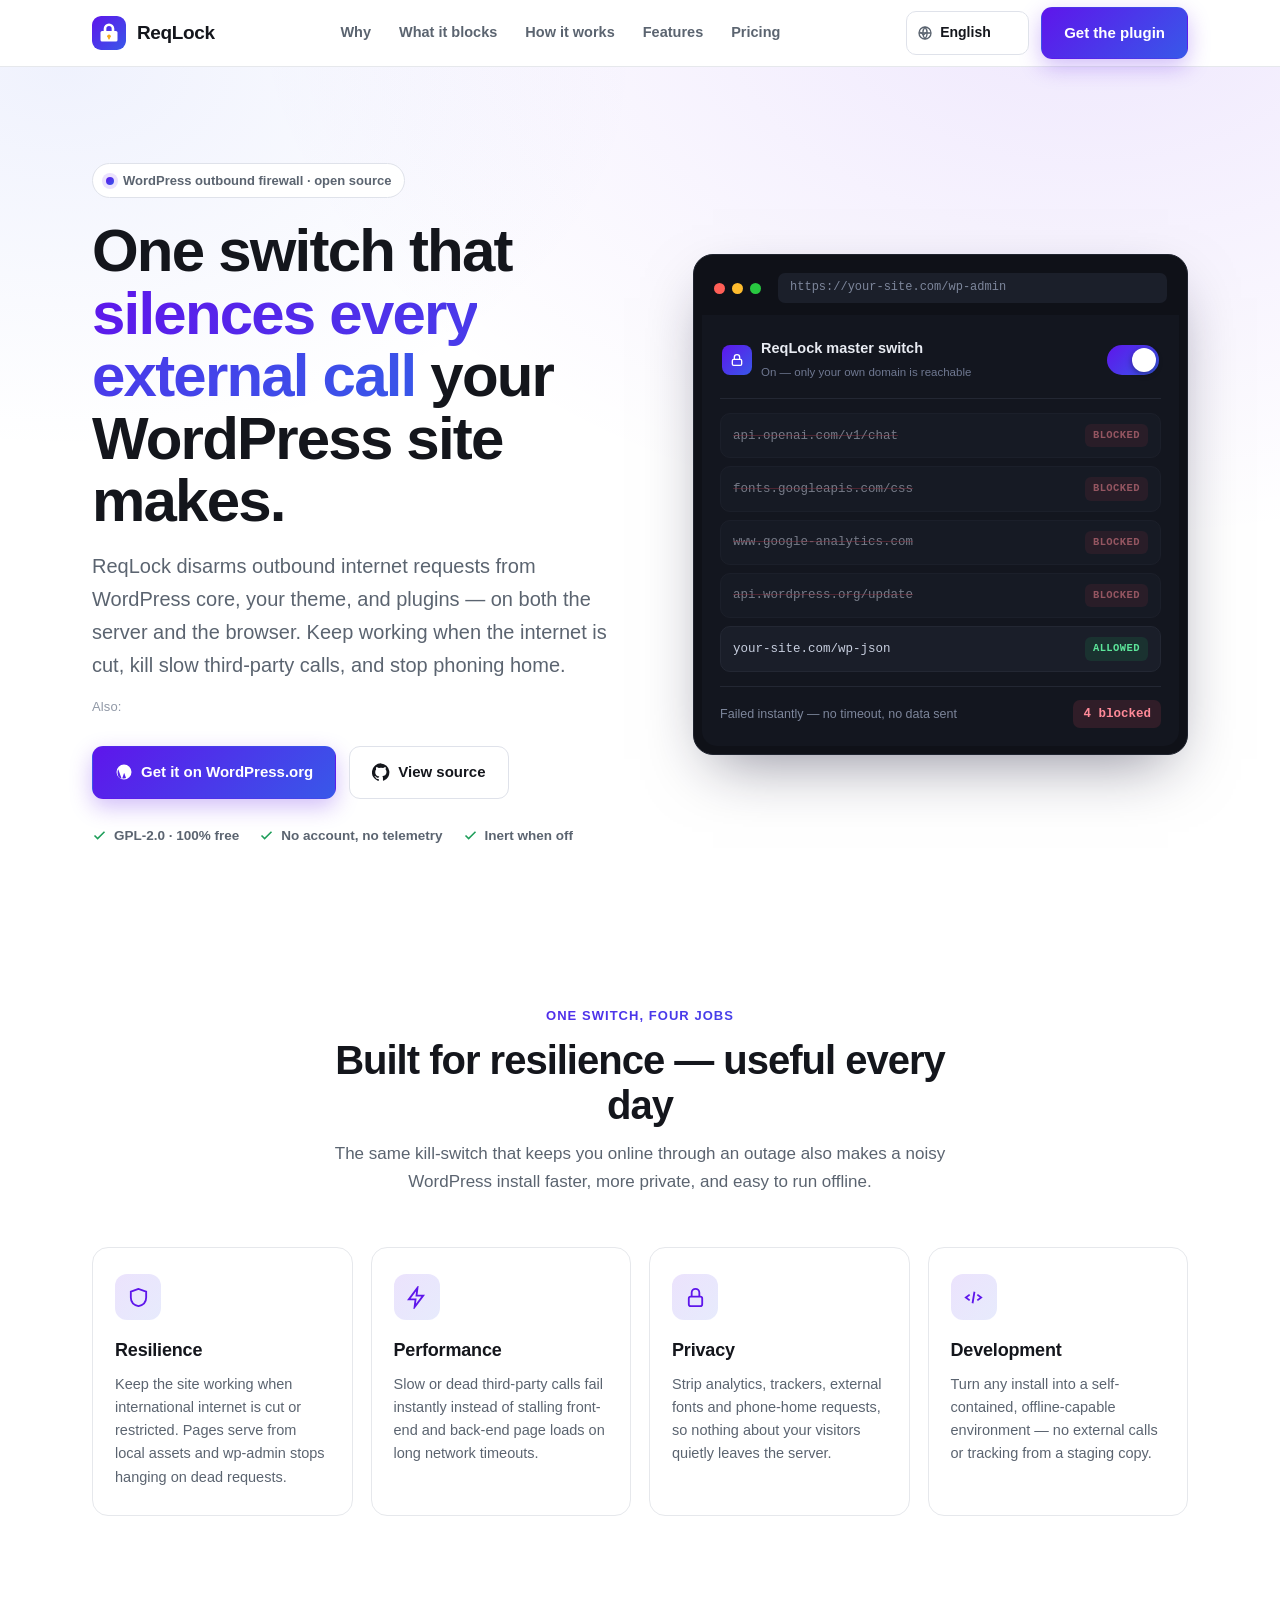
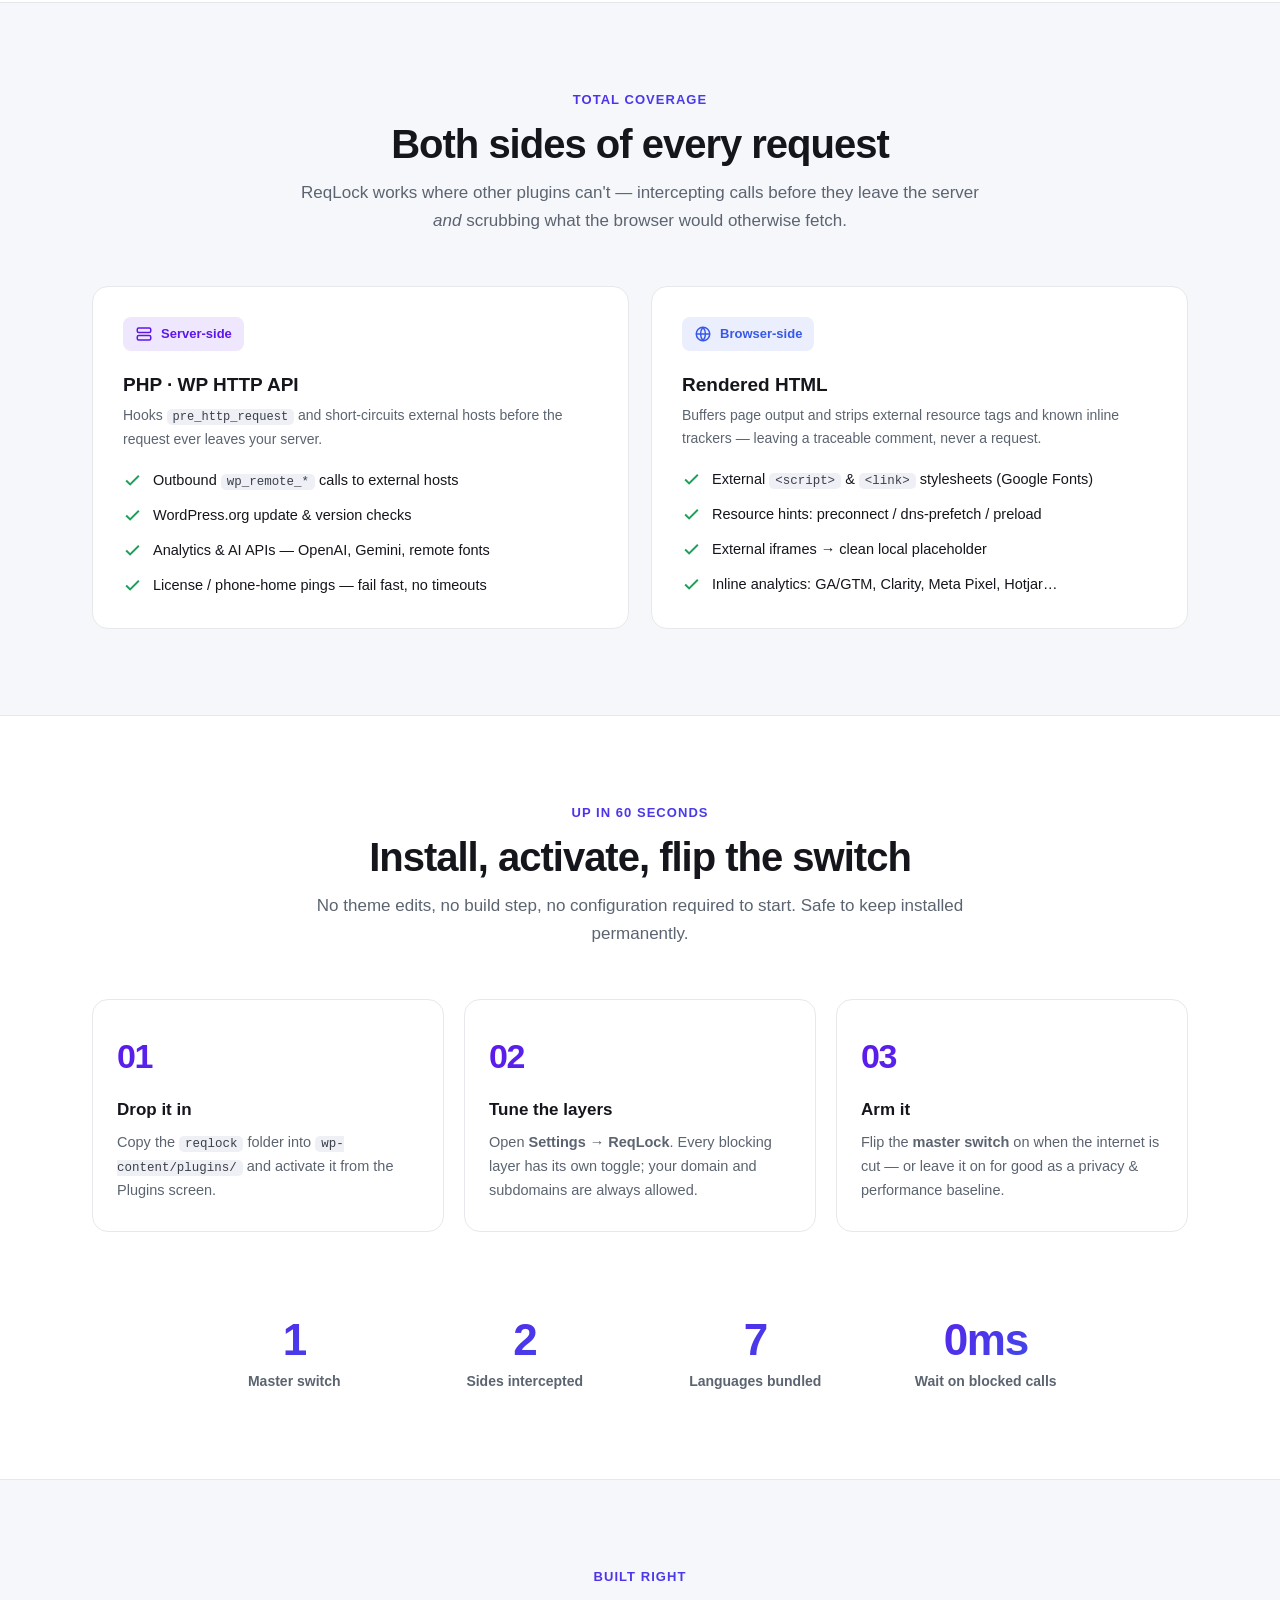
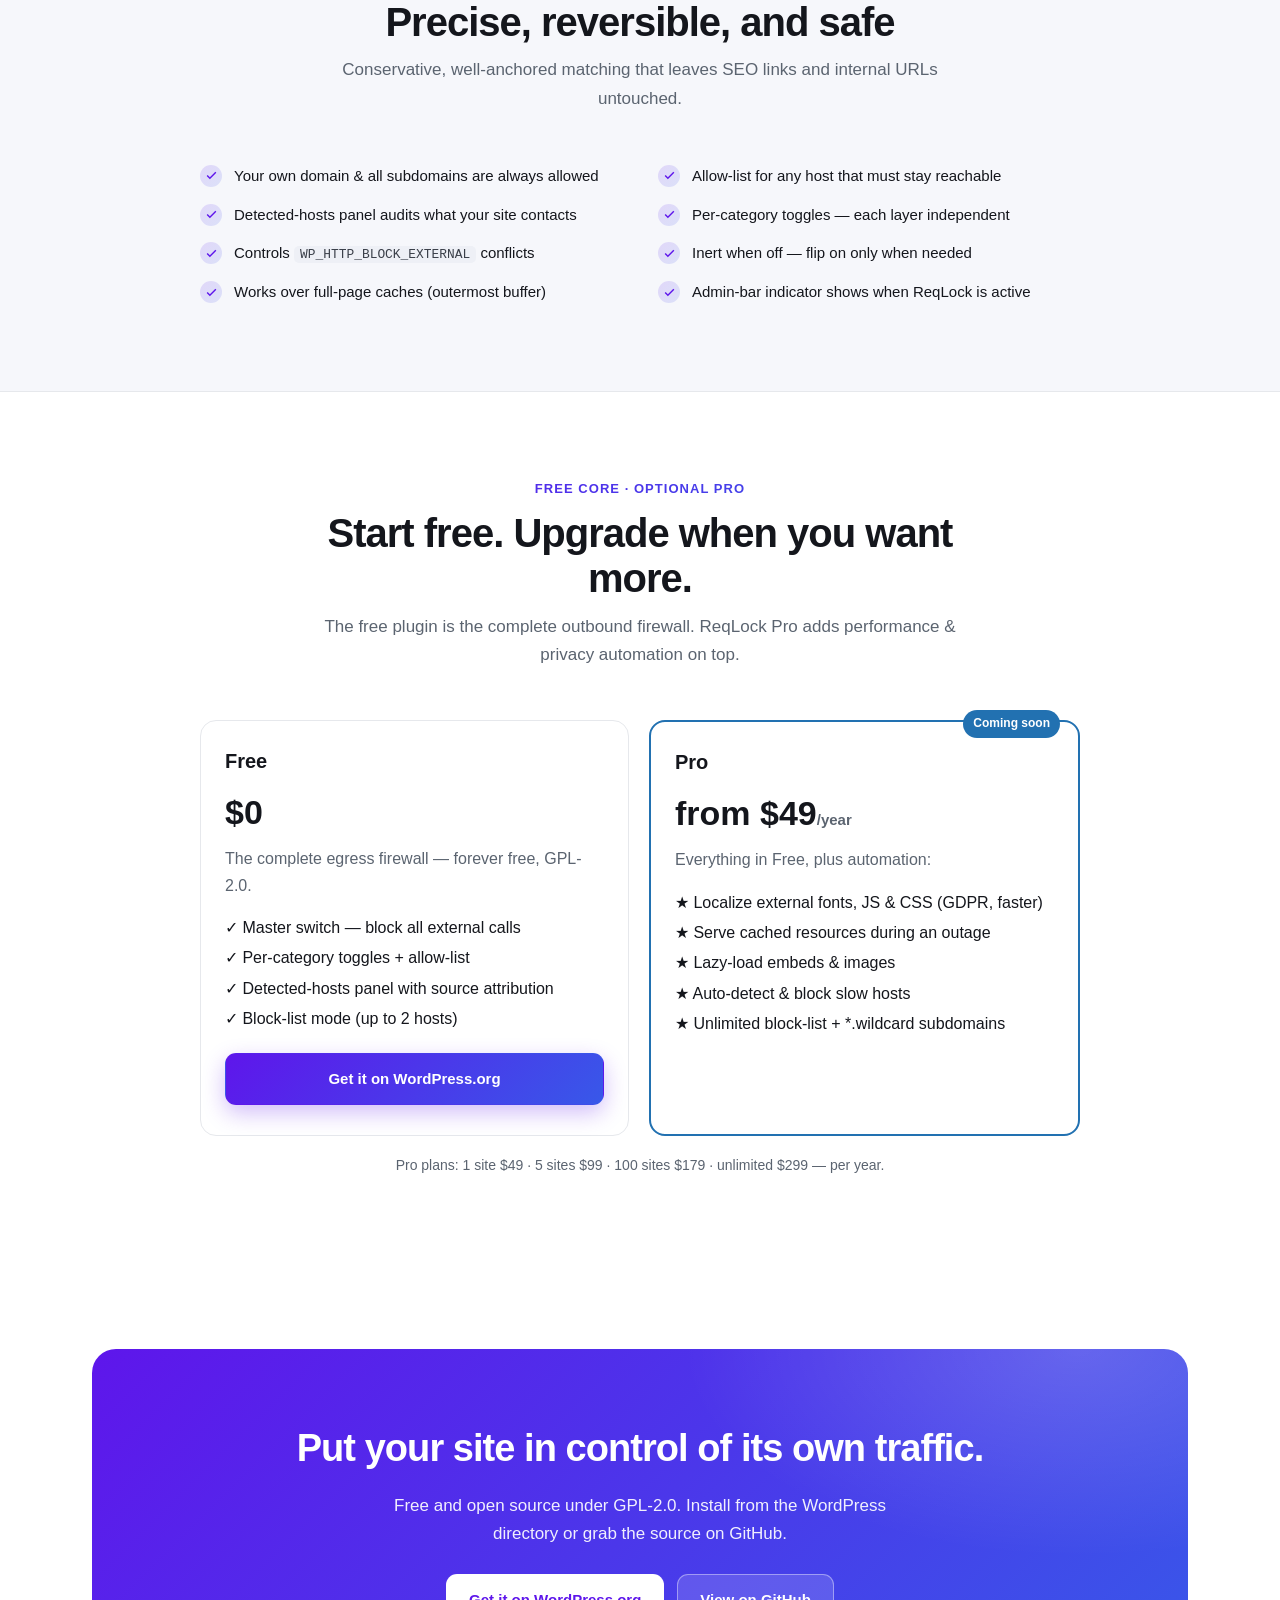
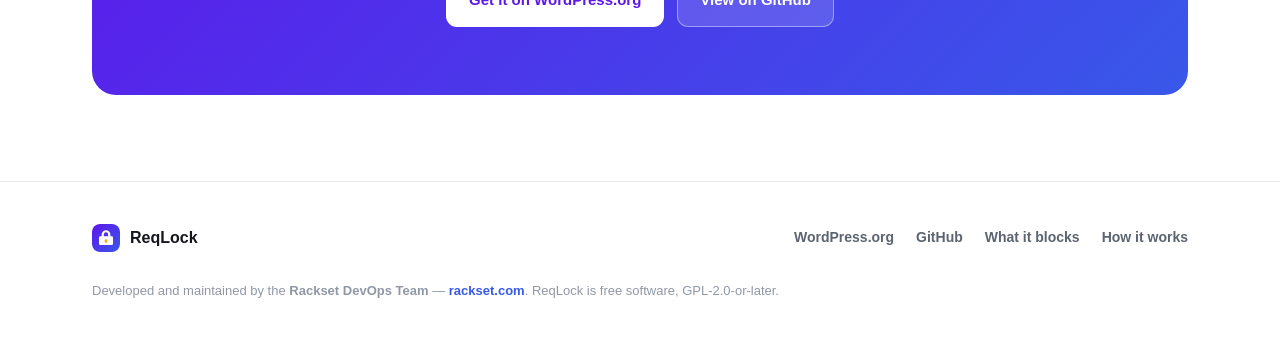
<file: landing/template.html>
<!DOCTYPE html>
<html lang="en">
<head>
<meta charset="UTF-8" />
<meta name="viewport" content="width=device-width, initial-scale=1.0" />
<title>ReqLock — An outbound firewall for WordPress</title>
<meta name="description" content="ReqLock is a master kill-switch WordPress plugin that disarms external internet calls from core, themes and plugins — for resilience, performance, privacy and offline development. One switch, fully reversible." />
<meta name="theme-color" content="#5e16eb" />
<!-- This page makes ZERO external requests — exactly what ReqLock does. System fonts, inline SVG, inline i18n, no CDN. -->
<link rel="icon" href="data:image/svg+xml,<svg xmlns='http://www.w3.org/2000/svg' viewBox='0 0 64 64'><defs><linearGradient id='g' x1='0' y1='0' x2='1' y2='1'><stop offset='0' stop-color='%235e16eb'/><stop offset='1' stop-color='%233858e9'/></linearGradient></defs><rect width='64' height='64' rx='14' fill='url(%23g)'/><path d='M22 28v-4a10 10 0 0 1 20 0v4h3a3 3 0 0 1 3 3v14a3 3 0 0 1-3 3H19a3 3 0 0 1-3-3V31a3 3 0 0 1 3-3h3zm5 0h10v-4a5 5 0 0 0-10 0v4z' fill='%23fff'/><circle cx='32' cy='38' r='3.4' fill='%23f4a91e'/><rect x='30.4' y='38' width='3.2' height='6' rx='1.6' fill='%23f4a91e'/></svg>" />
<style>
  :root{
    --purple:#5e16eb; --blue:#3858e9; --amber:#f4a91e;
    --ink:#14161c; --muted:#5b6470; --soft:#f6f7fb; --soft2:#eef0f6;
    --line:#e6e8ec; --line2:#dfe2ea; --white:#fff;
    --grad:linear-gradient(135deg,var(--purple),var(--blue));
    --radius:16px; --maxw:1140px;
    --green:#1e9e5a; --red:#e2465b;
  }
  *{box-sizing:border-box;margin:0;padding:0}
  html{scroll-behavior:smooth}
  body{
    font:16px/1.65 -apple-system,BlinkMacSystemFont,"Segoe UI",Roboto,"Helvetica Neue",Arial,"Noto Sans","Noto Sans Arabic",Tahoma,sans-serif;
    color:var(--ink);background:var(--white);-webkit-font-smoothing:antialiased;
  }
  a{color:inherit;text-decoration:none}
  .wrap{max-width:var(--maxw);margin:0 auto;padding:0 22px}
  .grad-text{background:var(--grad);-webkit-background-clip:text;background-clip:text;-webkit-text-fill-color:transparent}

  .btn{display:inline-flex;align-items:center;gap:8px;padding:13px 22px;border-radius:11px;font-weight:700;font-size:15px;border:1.5px solid transparent;transition:transform .15s ease,box-shadow .15s ease,background .15s ease;cursor:pointer;white-space:nowrap}
  .btn:hover{transform:translateY(-2px)}
  .btn-primary{background:var(--grad);color:#fff;box-shadow:0 8px 22px rgba(94,22,235,.28)}
  .btn-primary:hover{box-shadow:0 12px 28px rgba(94,22,235,.36)}
  .btn-ghost{background:#fff;color:var(--ink);border-color:var(--line2)}
  .btn-ghost:hover{border-color:var(--purple);color:var(--purple)}
  .btn-light{background:rgba(255,255,255,.14);color:#fff;border-color:rgba(255,255,255,.4)}
  .btn-light:hover{background:rgba(255,255,255,.22)}
  .btn-solid-light{background:#fff;color:var(--purple)}
  .ico{width:18px;height:18px;flex:none}

  header.nav{position:sticky;top:0;z-index:50;background:rgba(255,255,255,.82);backdrop-filter:saturate(160%) blur(12px);border-bottom:1px solid var(--line)}
  .nav-in{display:flex;align-items:center;justify-content:space-between;height:66px;gap:16px}
  .brand{display:flex;align-items:center;gap:11px;font-weight:800;font-size:19px;letter-spacing:-.02em}
  .brand .logo{width:34px;height:34px;border-radius:9px;flex:none}
  .nav-links{display:flex;align-items:center;gap:28px}
  .nav-links a.lnk{color:var(--muted);font-weight:600;font-size:14.5px}
  .nav-links a.lnk:hover{color:var(--ink)}
  .nav-cta{display:flex;align-items:center;gap:12px}

  /* Language switcher */
  .lang{position:relative;display:inline-flex;align-items:center}
  .lang svg{position:absolute;left:11px;width:16px;height:16px;color:var(--muted);pointer-events:none}
  .lang select{appearance:none;-webkit-appearance:none;background:#fff;border:1.5px solid var(--line2);color:var(--ink);font:inherit;font-weight:600;font-size:14px;padding:9px 30px 9px 33px;border-radius:10px;cursor:pointer;transition:border-color .15s}
  .lang select:hover{border-color:var(--purple)}
  .lang .chev{position:absolute;right:11px;width:13px;height:13px;color:var(--muted);pointer-events:none}
  [dir=rtl] .lang svg{left:auto;right:11px}
  [dir=rtl] .lang select{padding:9px 33px 9px 30px}
  [dir=rtl] .lang .chev{right:auto;left:11px}

  @media(max-width:980px){.nav-links a.lnk{display:none}}
  @media(max-width:560px){.brand span.bt{display:none}.btn.nav-get{display:none}}

  .hero{position:relative;overflow:hidden;background:
    radial-gradient(120% 120% at 85% -10%,rgba(94,22,235,.10),transparent 55%),
    radial-gradient(90% 90% at 5% 0%,rgba(56,88,233,.08),transparent 50%);
    padding:clamp(48px,8vw,96px) 0 clamp(40px,6vw,72px)}
  .hero-grid{display:grid;grid-template-columns:1.05fr .95fr;gap:54px;align-items:center}
  .eyebrow{display:inline-flex;align-items:center;gap:9px;background:#fff;border:1px solid var(--line2);color:var(--muted);font-weight:600;font-size:13px;padding:6px 13px;border-radius:999px;margin-bottom:22px}
  .eyebrow .dot{width:8px;height:8px;border-radius:50%;background:var(--grad);box-shadow:0 0 0 4px rgba(94,22,235,.12)}
  .hero h1{font-size:clamp(38px,5.4vw,60px);line-height:1.04;letter-spacing:-.03em;font-weight:850;margin-bottom:18px}
  .hero p.sub{font-size:clamp(17px,2vw,20px);color:var(--muted);max-width:560px;margin-bottom:14px}
  .hero .alt{font-size:13px;color:#9098a6;letter-spacing:.01em;margin-bottom:28px}
  .hero .alt b{color:var(--muted);font-weight:600}
  .hero-btns{display:flex;gap:13px;flex-wrap:wrap;margin-bottom:26px}
  .trust{display:flex;gap:20px;flex-wrap:wrap;color:var(--muted);font-size:13.5px;font-weight:600}
  .trust span.t{display:inline-flex;align-items:center;gap:7px}
  .trust svg{width:15px;height:15px;color:var(--green)}
  @media(max-width:880px){.hero-grid{grid-template-columns:1fr;gap:40px}}

  .demo{background:#0f1118;border-radius:20px;padding:6px;box-shadow:0 24px 60px -20px rgba(20,18,48,.5);border:1px solid #20242f}
  .demo-bar{display:flex;align-items:center;gap:7px;padding:12px 14px}
  .demo-bar .d{width:11px;height:11px;border-radius:50%}
  .demo-bar .d.r{background:#ff5f57}.demo-bar .d.y{background:#febc2e}.demo-bar .d.g{background:#28c840}
  .demo-bar .url{margin-left:10px;background:#1b1f2a;color:#7d869b;font-size:12px;padding:5px 12px;border-radius:7px;flex:1;font-family:ui-monospace,SFMono-Regular,Menlo,monospace}
  .demo-body{background:#13161f;border-radius:0 0 15px 15px;padding:18px;margin:0 2px 2px}
  .switch-row{display:flex;align-items:center;justify-content:space-between;gap:14px;padding:4px 2px 16px;border-bottom:1px solid #232733;margin-bottom:14px}
  .switch-row .lbl{color:#e8ebf2;font-weight:700;font-size:14.5px;display:flex;align-items:center;gap:9px}
  .switch-row .lbl small{display:block;color:#6f7891;font-weight:500;font-size:11.5px;margin-top:2px}
  .switch-row .lbl .lk{width:30px;height:30px;border-radius:8px;background:var(--grad);display:grid;place-items:center;flex:none}
  .switch-row .lbl .lk svg{width:16px;height:16px;color:#fff}
  .toggle{position:relative;width:52px;height:30px;flex:none;cursor:pointer}
  .toggle input{position:absolute;opacity:0;width:100%;height:100%;margin:0;cursor:pointer;z-index:2}
  .toggle .track{position:absolute;inset:0;background:#2a2f3d;border-radius:999px;transition:background .25s}
  .toggle .knob{position:absolute;top:3px;left:3px;width:24px;height:24px;background:#fff;border-radius:50%;transition:transform .25s;box-shadow:0 2px 6px rgba(0,0,0,.4)}
  .toggle input:checked ~ .track{background:linear-gradient(135deg,var(--purple),var(--blue))}
  .toggle input:checked ~ .knob{transform:translateX(22px)}
  .reqs{list-style:none;display:flex;flex-direction:column;gap:8px}
  .req{display:flex;align-items:center;gap:11px;background:#1a1e29;border:1px solid #232733;border-radius:10px;padding:10px 12px;font-family:ui-monospace,SFMono-Regular,Menlo,monospace;font-size:12.5px;transition:opacity .3s,border-color .3s}
  .req .host{color:#c7cede;flex:1;overflow:hidden;text-overflow:ellipsis;white-space:nowrap}
  .req .tag{font-weight:700;font-size:10.5px;letter-spacing:.04em;padding:3px 8px;border-radius:6px;flex:none;font-family:inherit}
  .req .tag.allow{color:#5ce69a;background:rgba(30,158,90,.16)}
  .req .tag.block{color:#ff8a98;background:rgba(226,70,91,.16)}
  .req .tag.pending{color:#febc2e;background:rgba(254,188,46,.14)}
  .req svg{width:16px;height:16px;flex:none}
  .demo.armed .req.ext{opacity:.55}
  .demo.armed .req.ext .host{text-decoration:line-through;text-decoration-color:#e2465b80}
  .demo-foot{display:flex;align-items:center;justify-content:space-between;margin-top:14px;padding-top:13px;border-top:1px solid #232733;font-size:12.5px;color:#7d869b}
  .count-pill{font-family:ui-monospace,monospace;font-weight:700;color:#ff8a98;background:rgba(226,70,91,.14);padding:4px 10px;border-radius:7px;transition:color .3s,background .3s}
  .demo:not(.armed) .count-pill{color:#5ce69a;background:rgba(30,158,90,.14)}

  section{padding:clamp(54px,7vw,86px) 0}
  .sec-head{text-align:center;max-width:680px;margin:0 auto clamp(34px,4vw,52px)}
  .kicker{font-weight:700;font-size:13px;letter-spacing:.08em;text-transform:uppercase;margin-bottom:12px}
  .sec-head h2{font-size:clamp(28px,3.6vw,40px);line-height:1.12;letter-spacing:-.025em;font-weight:850;margin-bottom:12px}
  .sec-head p{color:var(--muted);font-size:17px}

  .jobs{display:grid;grid-template-columns:repeat(4,1fr);gap:18px}
  .job{background:var(--white);border:1px solid var(--line);border-radius:var(--radius);padding:26px 22px;transition:border-color .2s,transform .2s,box-shadow .2s}
  .job:hover{border-color:#cfc2f5;transform:translateY(-4px);box-shadow:0 16px 36px -16px rgba(94,22,235,.3)}
  .job .ji{width:46px;height:46px;border-radius:12px;display:grid;place-items:center;margin-bottom:16px;background:linear-gradient(135deg,rgba(94,22,235,.12),rgba(56,88,233,.12))}
  .job .ji svg{width:23px;height:23px;color:var(--purple)}
  .job h3{font-size:18px;margin-bottom:7px;letter-spacing:-.01em}
  .job p{color:var(--muted);font-size:14.5px;line-height:1.6}
  @media(max-width:920px){.jobs{grid-template-columns:repeat(2,1fr)}}
  @media(max-width:520px){.jobs{grid-template-columns:1fr}}

  .blocks-wrap{background:var(--soft);border-top:1px solid var(--line);border-bottom:1px solid var(--line)}
  .blocks{display:grid;grid-template-columns:1fr 1fr;gap:22px}
  .bcol{background:#fff;border:1px solid var(--line);border-radius:var(--radius);padding:30px}
  .bcol .badge{display:inline-flex;align-items:center;gap:8px;font-weight:700;font-size:13px;padding:6px 12px;border-radius:8px;margin-bottom:18px}
  .bcol.server .badge{color:var(--purple);background:rgba(94,22,235,.1)}
  .bcol.browser .badge{color:var(--blue);background:rgba(56,88,233,.1)}
  .bcol h3{font-size:19px;margin-bottom:4px}
  .bcol .desc{color:var(--muted);font-size:14px;margin-bottom:18px}
  .blist{list-style:none;display:flex;flex-direction:column;gap:11px}
  .blist li{display:flex;gap:11px;align-items:flex-start;font-size:14.5px;color:var(--ink)}
  .blist li svg{width:19px;height:19px;flex:none;margin-top:2px;color:var(--green)}
  code{background:var(--soft2);border-radius:5px;padding:1px 6px;font-size:.86em;font-family:ui-monospace,monospace;color:#3a3f49}
  @media(max-width:760px){.blocks{grid-template-columns:1fr}}

  .steps{display:grid;grid-template-columns:repeat(3,1fr);gap:20px;counter-reset:s}
  .step{position:relative;padding:28px 24px;border:1px solid var(--line);border-radius:var(--radius);background:#fff}
  .step::before{counter-increment:s;content:"0" counter(s);font-weight:850;font-size:34px;letter-spacing:-.04em;background:var(--grad);-webkit-background-clip:text;background-clip:text;-webkit-text-fill-color:transparent;display:block;margin-bottom:12px}
  .step h3{font-size:17px;margin-bottom:7px}
  .step p{color:var(--muted);font-size:14.5px}
  @media(max-width:760px){.steps{grid-template-columns:1fr}}

  .feat{display:grid;grid-template-columns:repeat(2,1fr);gap:14px 36px;max-width:880px;margin:0 auto}
  .feat li{list-style:none;display:flex;gap:12px;align-items:flex-start;font-size:15px}
  .feat li .ck{width:22px;height:22px;border-radius:50%;background:linear-gradient(135deg,rgba(94,22,235,.14),rgba(56,88,233,.14));display:grid;place-items:center;flex:none;margin-top:1px}
  .feat li .ck svg{width:13px;height:13px;color:var(--purple)}
  @media(max-width:640px){.feat{grid-template-columns:1fr}}

  .stats{display:grid;grid-template-columns:repeat(4,1fr);gap:22px;text-align:center;max-width:900px;margin:0 auto}
  .stat .n{font-size:clamp(30px,4vw,44px);font-weight:850;letter-spacing:-.03em;line-height:1;background:var(--grad);-webkit-background-clip:text;background-clip:text;-webkit-text-fill-color:transparent}
  .stat .l{color:var(--muted);font-size:14px;margin-top:8px;font-weight:600}
  @media(max-width:620px){.stats{grid-template-columns:repeat(2,1fr);gap:30px 22px}}

  .cta-band{position:relative;overflow:hidden;background:var(--grad);border-radius:24px;padding:clamp(44px,6vw,68px);text-align:center;color:#fff}
  .cta-band::after{content:"";position:absolute;inset:0;background:radial-gradient(60% 100% at 90% 0,rgba(255,255,255,.18),transparent 60%);pointer-events:none}
  .cta-band h2{font-size:clamp(26px,3.4vw,38px);letter-spacing:-.025em;margin-bottom:12px;position:relative}
  .cta-band p{font-size:17px;opacity:.92;max-width:520px;margin:0 auto 26px;position:relative}
  .cta-band .hero-btns{justify-content:center;position:relative;margin:0}

  footer{border-top:1px solid var(--line);padding:42px 0 48px;color:var(--muted)}
  .foot-in{display:flex;align-items:center;justify-content:space-between;gap:20px;flex-wrap:wrap}
  .foot-brand{display:flex;align-items:center;gap:10px;font-weight:800;color:var(--ink)}
  .foot-brand .logo{width:28px;height:28px;border-radius:8px}
  .foot-links{display:flex;gap:22px;font-size:14px;font-weight:600}
  .foot-links a:hover{color:var(--purple)}
  .foot-note{width:100%;font-size:13px;color:#9098a6;padding-top:8px}
  .foot-note a{color:var(--blue);font-weight:600}

  /* RTL niceties */
  [dir=rtl] .demo-bar .url{margin-left:0;margin-right:10px}
  [dir=rtl]{letter-spacing:0}
  [dir=rtl] .hero h1,[dir=rtl] .sec-head h2{letter-spacing:0}
</style>
</head>
<body>

<header class="nav">
  <div class="wrap nav-in">
    <a href="#top" class="brand">
      <svg class="logo" viewBox="0 0 64 64" aria-hidden="true"><defs><linearGradient id="lg" x1="0" y1="0" x2="1" y2="1"><stop offset="0" stop-color="#5e16eb"/><stop offset="1" stop-color="#3858e9"/></linearGradient></defs><rect width="64" height="64" rx="14" fill="url(#lg)"/><path d="M22 28v-4a10 10 0 0 1 20 0v4h3a3 3 0 0 1 3 3v14a3 3 0 0 1-3 3H19a3 3 0 0 1-3-3V31a3 3 0 0 1 3-3h3zm5 0h10v-4a5 5 0 0 0-10 0v4z" fill="#fff"/><circle cx="32" cy="38" r="3.4" fill="#f4a91e"/><rect x="30.4" y="38" width="3.2" height="6" rx="1.6" fill="#f4a91e"/></svg>
      <span class="bt">ReqLock</span>
    </a>
    <nav class="nav-links">
      <a class="lnk" href="#why" data-i18n="nav.why">Why</a>
      <a class="lnk" href="#blocks" data-i18n="nav.blocks">What it blocks</a>
      <a class="lnk" href="#how" data-i18n="nav.how">How it works</a>
      <a class="lnk" href="#features" data-i18n="nav.features">Features</a>
      <a class="lnk" href="#pricing" data-i18n="nav.pricing">Pricing</a>
    </nav>
    <div class="nav-cta">
      <span class="lang">
        <svg viewBox="0 0 24 24" fill="none" stroke="currentColor" stroke-width="2" aria-hidden="true"><circle cx="12" cy="12" r="9"/><path d="M3 12h18M12 3a14 14 0 0 1 0 18M12 3a14 14 0 0 0 0 18"/></svg>
        <select id="lang" aria-label="Language"></select>
        <svg class="chev" viewBox="0 0 24 24" fill="none" stroke="currentColor" stroke-width="2.5" aria-hidden="true"><path d="m6 9 6 6 6-6"/></svg>
      </span>
      <a class="btn btn-primary nav-get" href="https://wordpress.org/plugins/reqlock/"><span data-i18n="nav.getplugin">Get the plugin</span></a>
    </div>
  </div>
</header>

<a id="top"></a>

<section class="hero">
  <div class="wrap hero-grid">
    <div class="hero-copy">
      <span class="eyebrow"><span class="dot"></span> <span data-i18n="hero.eyebrow">WordPress outbound firewall · open source</span></span>
      <h1 data-i18n="hero.h1">One switch that <span class="grad-text">silences every external call</span> your WordPress site makes.</h1>
      <p class="sub" data-i18n="hero.sub">ReqLock disarms outbound internet requests from WordPress core, your theme, and plugins — on both the server and the browser. Keep working when the internet is cut, kill slow third-party calls, and stop phoning home.</p>
      <p class="alt"><span data-i18n="hero.altlabel">Also written RequestLock or Request Lock.</span></p>
      <div class="hero-btns">
        <a class="btn btn-primary" href="https://wordpress.org/plugins/reqlock/">
          <svg class="ico" viewBox="0 0 24 24" fill="currentColor" aria-hidden="true"><path d="M12 2a10 10 0 1 0 0 20 10 10 0 0 0 0-20Zm-8.5 10a8.5 8.5 0 0 1 .8-3.6l4.6 12.6A8.5 8.5 0 0 1 3.5 12Zm8.5 8.5c-.8 0-1.6-.1-2.3-.3l2.5-7.2 2.5 6.9.1.1a8.5 8.5 0 0 1-2.8.5Zm1.2-12.5c.5 0 1-.1 1-.1.4 0 .4.7-.1.7 0 0-.5.1-1 .1l3 9 1.8-6c.4-1.3 0-2.2-.4-2.9-.3-.6-.7-1-.7-1.6 0-.7.6-1.4 1.4-1.4h.1A8.5 8.5 0 0 0 7.7 4.2c.2 0 .4 0 .5.1.8 0 2-.1 2-.1.5 0 .5.7 0 .7 0 0-.5.1-1 .1l3 8.8 1-3c.4-1.1-.1-1.9-.3-2.4Z"/></svg>
          <span data-i18n="hero.cta1">Get it on WordPress.org</span>
        </a>
        <a class="btn btn-ghost" href="https://github.com/rackset/reqlock">
          <svg class="ico" viewBox="0 0 24 24" fill="currentColor" aria-hidden="true"><path d="M12 .5a12 12 0 0 0-3.8 23.4c.6.1.8-.3.8-.6v-2c-3.3.7-4-1.6-4-1.6-.6-1.4-1.3-1.8-1.3-1.8-1.1-.7 0-.7 0-.7 1.2.1 1.8 1.2 1.8 1.2 1.1 1.8 2.8 1.3 3.5 1 .1-.8.4-1.3.8-1.6-2.7-.3-5.5-1.3-5.5-5.9 0-1.3.5-2.4 1.2-3.2 0-.3-.5-1.5.2-3.2 0 0 1-.3 3.3 1.2a11.5 11.5 0 0 1 6 0C17 5 18 5.3 18 5.3c.7 1.7.2 2.9.1 3.2.8.8 1.2 1.9 1.2 3.2 0 4.6-2.8 5.6-5.5 5.9.4.4.8 1.1.8 2.2v3.3c0 .3.2.7.8.6A12 12 0 0 0 12 .5Z"/></svg>
          <span data-i18n="hero.cta2">View source</span>
        </a>
      </div>
      <div class="trust">
        <span class="t"><svg viewBox="0 0 24 24" fill="none" stroke="currentColor" stroke-width="2.5"><path d="M20 6 9 17l-5-5"/></svg> <span data-i18n="hero.trust1">GPL-2.0 · 100% free</span></span>
        <span class="t"><svg viewBox="0 0 24 24" fill="none" stroke="currentColor" stroke-width="2.5"><path d="M20 6 9 17l-5-5"/></svg> <span data-i18n="hero.trust2">No account, no telemetry</span></span>
        <span class="t"><svg viewBox="0 0 24 24" fill="none" stroke="currentColor" stroke-width="2.5"><path d="M20 6 9 17l-5-5"/></svg> <span data-i18n="hero.trust3">Inert when off</span></span>
      </div>
    </div>

    <div class="demo" id="demo" dir="ltr" aria-label="Interactive ReqLock demo">
      <div class="demo-bar">
        <span class="d r"></span><span class="d y"></span><span class="d g"></span>
        <span class="url">https://your-site.com/wp-admin</span>
      </div>
      <div class="demo-body">
        <div class="switch-row">
          <span class="lbl">
            <span class="lk"><svg viewBox="0 0 24 24" fill="none" stroke="currentColor" stroke-width="2"><rect x="5" y="11" width="14" height="9" rx="2"/><path d="M8 11V8a4 4 0 0 1 8 0v3"/></svg></span>
            <span><span data-i18n="demo.master">ReqLock master switch</span><small id="state-txt">Off — site reaches the internet freely</small></span>
          </span>
          <label class="toggle" title="Toggle ReqLock">
            <input type="checkbox" id="master" aria-label="ReqLock master switch">
            <span class="track"></span><span class="knob"></span>
          </label>
        </div>
        <ul class="reqs" id="reqs">
          <li class="req ext" data-ext="1"><span class="host">api.openai.com/v1/chat</span><span class="tag pending">…</span></li>
          <li class="req ext" data-ext="1"><span class="host">fonts.googleapis.com/css</span><span class="tag pending">…</span></li>
          <li class="req ext" data-ext="1"><span class="host">www.google-analytics.com</span><span class="tag pending">…</span></li>
          <li class="req ext" data-ext="1"><span class="host">api.wordpress.org/update</span><span class="tag pending">…</span></li>
          <li class="req"><span class="host">your-site.com/wp-json</span><span class="tag allow" data-i18n="demo.allowed">ALLOWED</span></li>
        </ul>
        <div class="demo-foot">
          <span id="foot-txt">Calls leaving the server</span>
          <span class="count-pill" id="count">0 blocked</span>
        </div>
      </div>
    </div>
  </div>
</section>

<section id="why">
  <div class="wrap">
    <div class="sec-head">
      <div class="kicker grad-text" data-i18n="why.kicker">One switch, four jobs</div>
      <h2 data-i18n="why.h2">Built for resilience — useful every day</h2>
      <p data-i18n="why.p">The same kill-switch that keeps you online through an outage also makes a noisy WordPress install faster, more private, and easy to run offline.</p>
    </div>
    <div class="jobs">
      <div class="job">
        <span class="ji"><svg viewBox="0 0 24 24" fill="none" stroke="currentColor" stroke-width="1.9"><path d="M12 3 4 6v6c0 5 3.5 8 8 9 4.5-1 8-4 8-9V6l-8-3Z"/></svg></span>
        <h3 data-i18n="job1.h">Resilience</h3>
        <p data-i18n="job1.p">Keep the site working when international internet is cut or restricted. Pages serve from local assets and wp-admin stops hanging on dead requests.</p>
      </div>
      <div class="job">
        <span class="ji"><svg viewBox="0 0 24 24" fill="none" stroke="currentColor" stroke-width="1.9"><path d="M13 2 4 14h7l-1 8 9-12h-7l1-8Z"/></svg></span>
        <h3 data-i18n="job2.h">Performance</h3>
        <p data-i18n="job2.p">Slow or dead third-party calls fail instantly instead of stalling front-end and back-end page loads on long network timeouts.</p>
      </div>
      <div class="job">
        <span class="ji"><svg viewBox="0 0 24 24" fill="none" stroke="currentColor" stroke-width="1.9"><rect x="5" y="11" width="14" height="10" rx="2"/><path d="M8 11V7a4 4 0 0 1 8 0v4"/></svg></span>
        <h3 data-i18n="job3.h">Privacy</h3>
        <p data-i18n="job3.p">Strip analytics, trackers, external fonts and phone-home requests, so nothing about your visitors quietly leaves the server.</p>
      </div>
      <div class="job">
        <span class="ji"><svg viewBox="0 0 24 24" fill="none" stroke="currentColor" stroke-width="1.9"><path d="m8 9-4 3 4 3"/><path d="m16 9 4 3-4 3"/><path d="m13 6-2 12"/></svg></span>
        <h3 data-i18n="job4.h">Development</h3>
        <p data-i18n="job4.p">Turn any install into a self-contained, offline-capable environment — no external calls or tracking from a staging copy.</p>
      </div>
    </div>
  </div>
</section>

<div class="blocks-wrap" id="blocks">
  <section>
    <div class="wrap">
      <div class="sec-head">
        <div class="kicker grad-text" data-i18n="blocks.kicker">Total coverage</div>
        <h2 data-i18n="blocks.h2">Both sides of every request</h2>
        <p data-i18n="blocks.p">ReqLock works where other plugins can't — intercepting calls before they leave the server <em>and</em> scrubbing what the browser would otherwise fetch.</p>
      </div>
      <div class="blocks">
        <div class="bcol server">
          <span class="badge"><svg class="ico" viewBox="0 0 24 24" fill="none" stroke="currentColor" stroke-width="2"><rect x="3" y="4" width="18" height="6" rx="2"/><rect x="3" y="14" width="18" height="6" rx="2"/><path d="M7 7h.01M7 17h.01"/></svg> <span data-i18n="blocks.server.badge">Server-side</span></span>
          <h3 data-i18n="blocks.server.h">PHP · WP HTTP API</h3>
          <p class="desc" data-i18n="blocks.server.desc">Hooks <code>pre_http_request</code> and short-circuits external hosts before the request ever leaves your server.</p>
          <ul class="blist">
            <li><svg viewBox="0 0 24 24" fill="none" stroke="currentColor" stroke-width="2.4"><path d="M20 6 9 17l-5-5"/></svg> <span data-i18n="blocks.server.li1">Outbound <code>wp_remote_*</code> calls to external hosts</span></li>
            <li><svg viewBox="0 0 24 24" fill="none" stroke="currentColor" stroke-width="2.4"><path d="M20 6 9 17l-5-5"/></svg> <span data-i18n="blocks.server.li2">WordPress.org update &amp; version checks</span></li>
            <li><svg viewBox="0 0 24 24" fill="none" stroke="currentColor" stroke-width="2.4"><path d="M20 6 9 17l-5-5"/></svg> <span data-i18n="blocks.server.li3">Analytics &amp; AI APIs — OpenAI, Gemini, remote fonts</span></li>
            <li><svg viewBox="0 0 24 24" fill="none" stroke="currentColor" stroke-width="2.4"><path d="M20 6 9 17l-5-5"/></svg> <span data-i18n="blocks.server.li4">License / phone-home pings — fail fast, no timeouts</span></li>
          </ul>
        </div>
        <div class="bcol browser">
          <span class="badge"><svg class="ico" viewBox="0 0 24 24" fill="none" stroke="currentColor" stroke-width="2"><circle cx="12" cy="12" r="9"/><path d="M3 12h18M12 3a14 14 0 0 1 0 18M12 3a14 14 0 0 0 0 18"/></svg> <span data-i18n="blocks.browser.badge">Browser-side</span></span>
          <h3 data-i18n="blocks.browser.h">Rendered HTML</h3>
          <p class="desc" data-i18n="blocks.browser.desc">Buffers page output and strips external resource tags and known inline trackers — leaving a traceable comment, never a request.</p>
          <ul class="blist">
            <li><svg viewBox="0 0 24 24" fill="none" stroke="currentColor" stroke-width="2.4"><path d="M20 6 9 17l-5-5"/></svg> <span data-i18n="blocks.browser.li1">External <code>&lt;script&gt;</code> &amp; <code>&lt;link&gt;</code> stylesheets (Google Fonts)</span></li>
            <li><svg viewBox="0 0 24 24" fill="none" stroke="currentColor" stroke-width="2.4"><path d="M20 6 9 17l-5-5"/></svg> <span data-i18n="blocks.browser.li2">Resource hints: preconnect / dns-prefetch / preload</span></li>
            <li><svg viewBox="0 0 24 24" fill="none" stroke="currentColor" stroke-width="2.4"><path d="M20 6 9 17l-5-5"/></svg> <span data-i18n="blocks.browser.li3">External iframes → clean local placeholder</span></li>
            <li><svg viewBox="0 0 24 24" fill="none" stroke="currentColor" stroke-width="2.4"><path d="M20 6 9 17l-5-5"/></svg> <span data-i18n="blocks.browser.li4">Inline analytics: GA/GTM, Clarity, Meta Pixel, Hotjar…</span></li>
          </ul>
        </div>
      </div>
    </div>
  </section>
</div>

<section id="how">
  <div class="wrap">
    <div class="sec-head">
      <div class="kicker grad-text" data-i18n="how.kicker">Up in 60 seconds</div>
      <h2 data-i18n="how.h2">Install, activate, flip the switch</h2>
      <p data-i18n="how.p">No theme edits, no build step, no configuration required to start. Safe to keep installed permanently.</p>
    </div>
    <div class="steps">
      <div class="step">
        <h3 data-i18n="step1.h">Drop it in</h3>
        <p data-i18n="step1.p">Copy the <code>reqlock</code> folder into <code>wp-content/plugins/</code> and activate it from the Plugins screen.</p>
      </div>
      <div class="step">
        <h3 data-i18n="step2.h">Tune the layers</h3>
        <p data-i18n="step2.p">Open <strong>Settings → ReqLock</strong>. Every blocking layer has its own toggle; your domain and subdomains are always allowed.</p>
      </div>
      <div class="step">
        <h3 data-i18n="step3.h">Arm it</h3>
        <p data-i18n="step3.p">Flip the <strong>master switch</strong> on when the internet is cut — or leave it on for good as a privacy &amp; performance baseline.</p>
      </div>
    </div>
  </div>
</section>

<section style="padding-top:0">
  <div class="wrap">
    <div class="stats">
      <div class="stat"><div class="n">1</div><div class="l" data-i18n="stat1.l">Master switch</div></div>
      <div class="stat"><div class="n">2</div><div class="l" data-i18n="stat2.l">Sides intercepted</div></div>
      <div class="stat"><div class="n">7</div><div class="l" data-i18n="stat3.l">Languages bundled</div></div>
      <div class="stat"><div class="n">0ms</div><div class="l" data-i18n="stat4.l">Wait on blocked calls</div></div>
    </div>
  </div>
</section>

<div class="blocks-wrap" id="features">
  <section>
    <div class="wrap">
      <div class="sec-head">
        <div class="kicker grad-text" data-i18n="feat.kicker">Built right</div>
        <h2 data-i18n="feat.h2">Precise, reversible, and safe</h2>
        <p data-i18n="feat.p">Conservative, well-anchored matching that leaves SEO links and internal URLs untouched.</p>
      </div>
      <ul class="feat">
        <li><span class="ck"><svg viewBox="0 0 24 24" fill="none" stroke="currentColor" stroke-width="2.6"><path d="M20 6 9 17l-5-5"/></svg></span> <span data-i18n="feat1">Your own domain &amp; all subdomains are always allowed</span></li>
        <li><span class="ck"><svg viewBox="0 0 24 24" fill="none" stroke="currentColor" stroke-width="2.6"><path d="M20 6 9 17l-5-5"/></svg></span> <span data-i18n="feat2">Allow-list for any host that must stay reachable</span></li>
        <li><span class="ck"><svg viewBox="0 0 24 24" fill="none" stroke="currentColor" stroke-width="2.6"><path d="M20 6 9 17l-5-5"/></svg></span> <span data-i18n="feat3">Detected-hosts panel audits what your site contacts</span></li>
        <li><span class="ck"><svg viewBox="0 0 24 24" fill="none" stroke="currentColor" stroke-width="2.6"><path d="M20 6 9 17l-5-5"/></svg></span> <span data-i18n="feat4">Per-category toggles — each layer independent</span></li>
        <li><span class="ck"><svg viewBox="0 0 24 24" fill="none" stroke="currentColor" stroke-width="2.6"><path d="M20 6 9 17l-5-5"/></svg></span> <span data-i18n="feat5">Controls <code>WP_HTTP_BLOCK_EXTERNAL</code> conflicts</span></li>
        <li><span class="ck"><svg viewBox="0 0 24 24" fill="none" stroke="currentColor" stroke-width="2.6"><path d="M20 6 9 17l-5-5"/></svg></span> <span data-i18n="feat6">Inert when off — flip on only when needed</span></li>
        <li><span class="ck"><svg viewBox="0 0 24 24" fill="none" stroke="currentColor" stroke-width="2.6"><path d="M20 6 9 17l-5-5"/></svg></span> <span data-i18n="feat7">Works over full-page caches (outermost buffer)</span></li>
        <li><span class="ck"><svg viewBox="0 0 24 24" fill="none" stroke="currentColor" stroke-width="2.6"><path d="M20 6 9 17l-5-5"/></svg></span> <span data-i18n="feat8">Admin-bar indicator shows when ReqLock is active</span></li>
      </ul>
    </div>
  </section>
</div>

<section id="pricing">
  <div class="wrap">
    <div class="sec-head">
      <div class="kicker grad-text" data-i18n="pricing.kicker">Free core · optional Pro</div>
      <h2 data-i18n="pricing.h2">Start free. Upgrade when you want more.</h2>
      <p data-i18n="pricing.p">The free plugin is the complete outbound firewall. ReqLock Pro adds performance &amp; privacy automation on top.</p>
    </div>
    <div style="display:flex;gap:20px;flex-wrap:wrap;align-items:stretch;max-width:880px;margin:0 auto">
      <div style="flex:1;min-width:260px;border:1px solid var(--line);border-radius:16px;padding:24px">
        <h3 style="margin:0 0 4px;font-size:20px" data-i18n="price.free.name">Free</h3>
        <div style="font-size:34px;font-weight:800;margin:6px 0"><span data-i18n="price.free.amt">$0</span></div>
        <p style="color:var(--muted);margin:0 0 14px" data-i18n="price.free.tag">The complete egress firewall — forever free, GPL-2.0.</p>
        <ul style="list-style:none;padding:0;margin:0 0 18px;line-height:1.9">
          <li data-i18n="price.free.f1">✓ Master switch — block all external calls</li>
          <li data-i18n="price.free.f2">✓ Per-category toggles + allow-list</li>
          <li data-i18n="price.free.f3">✓ Detected-hosts panel with source attribution</li>
          <li data-i18n="price.free.f4">✓ Block-list mode (up to 2 hosts)</li>
        </ul>
        <a class="btn btn-primary" href="{{WP_URL}}" style="width:100%;justify-content:center" data-i18n="price.free.cta">Get it on WordPress.org</a>
      </div>
      <div style="flex:1;min-width:260px;border:2px solid #2271b1;border-radius:16px;padding:24px;position:relative">
        <div style="position:absolute;top:-12px;right:18px;background:#2271b1;color:#fff;font-size:12px;font-weight:700;padding:4px 10px;border-radius:999px" data-i18n="price.pro.badge">Coming soon</div>
        <h3 style="margin:0 0 4px;font-size:20px" data-i18n="price.pro.name">Pro</h3>
        <div style="font-size:34px;font-weight:800;margin:6px 0"><span data-i18n="price.pro.amt">from $49</span><small style="font-size:15px;font-weight:600;color:var(--muted)" data-i18n="price.pro.per">/year</small></div>
        <p style="color:var(--muted);margin:0 0 14px" data-i18n="price.pro.tag">Everything in Free, plus automation:</p>
        <ul style="list-style:none;padding:0;margin:0 0 18px;line-height:1.9">
          <li data-i18n="price.pro.f1">★ Localize external fonts, JS &amp; CSS (GDPR, faster)</li>
          <li data-i18n="price.pro.f2">★ Serve cached resources during an outage</li>
          <li data-i18n="price.pro.f3">★ Lazy-load embeds &amp; images</li>
          <li data-i18n="price.pro.f4">★ Auto-detect &amp; block slow hosts</li>
          <li data-i18n="price.pro.f5">★ Unlimited block-list + *.wildcard subdomains</li>
        </ul>
        <span class="btn btn-light" style="width:100%;justify-content:center;opacity:.75;cursor:default" data-i18n="price.pro.cta">Coming soon</span>
      </div>
    </div>
    <p style="text-align:center;color:var(--muted);margin-top:18px;font-size:14px" data-i18n="price.tiers">Pro plans: 1 site $49 · 5 sites $99 · 100 sites $179 · unlimited $299 — per year.</p>
  </div>
</section>

<section>
  <div class="wrap">
    <div class="cta-band">
      <h2 data-i18n="cta.h2">Put your site in control of its own traffic.</h2>
      <p data-i18n="cta.p">Free and open source under GPL-2.0. Install from the WordPress directory or grab the source on GitHub.</p>
      <div class="hero-btns">
        <a class="btn btn-solid-light" href="https://wordpress.org/plugins/reqlock/"><span data-i18n="cta.btn1">Get it on WordPress.org</span></a>
        <a class="btn btn-light" href="https://github.com/rackset/reqlock"><span data-i18n="cta.btn2">View on GitHub</span></a>
      </div>
    </div>
  </div>
</section>

<footer>
  <div class="wrap foot-in">
    <div class="foot-brand">
      <svg class="logo" viewBox="0 0 64 64" aria-hidden="true"><rect width="64" height="64" rx="14" fill="url(#lg)"/><path d="M22 28v-4a10 10 0 0 1 20 0v4h3a3 3 0 0 1 3 3v14a3 3 0 0 1-3 3H19a3 3 0 0 1-3-3V31a3 3 0 0 1 3-3h3zm5 0h10v-4a5 5 0 0 0-10 0v4z" fill="#fff"/><circle cx="32" cy="38" r="3.4" fill="#f4a91e"/><rect x="30.4" y="38" width="3.2" height="6" rx="1.6" fill="#f4a91e"/></svg>
      ReqLock
    </div>
    <div class="foot-links">
      <a href="https://wordpress.org/plugins/reqlock/">WordPress.org</a>
      <a href="https://github.com/rackset/reqlock">GitHub</a>
      <a href="#blocks" data-i18n="nav.blocks">What it blocks</a>
      <a href="#how" data-i18n="nav.how">How it works</a>
    </div>
    <p class="foot-note" data-i18n="foot.note">Developed and maintained by the <strong>Rackset DevOps Team</strong> — <a href="https://rackset.com/">rackset.com</a>. ReqLock is free software, GPL-2.0-or-later.</p>
  </div>
</footer>

<script id="rql-i18n" type="application/json">{"en":{"meta.title":"ReqLock — An outbound firewall for WordPress","meta.desc":"ReqLock is a master kill-switch WordPress plugin that disarms external internet calls from core, themes and plugins — for resilience, performance, privacy and offline development. One switch, fully reversible.","nav.why":"Why","nav.blocks":"What it blocks","nav.how":"How it works","nav.features":"Features","nav.github":"GitHub","nav.getplugin":"Get the plugin","hero.eyebrow":"WordPress outbound firewall · open source","hero.h1":"One switch that <span class=\"grad-text\">silences every external call</span> your WordPress site makes.","hero.sub":"ReqLock disarms outbound internet requests from WordPress core, your theme, and plugins — on both the server and the browser. Keep working when the internet is cut, kill slow third-party calls, and stop phoning home.","hero.altlabel":"Also:","hero.cta1":"Get it on WordPress.org","hero.cta2":"View source","hero.trust1":"GPL-2.0 · 100% free","hero.trust2":"No account, no telemetry","hero.trust3":"Inert when off","demo.master":"ReqLock master switch","demo.state.off":"Off — site reaches the internet freely","demo.state.on":"On — only your own domain is reachable","demo.foot.off":"Calls leaving the server","demo.foot.on":"Failed instantly — no timeout, no data sent","demo.allowed":"ALLOWED","demo.blocked":"BLOCKED","demo.sent":"sent","demo.blockedword":"blocked","why.kicker":"One switch, four jobs","why.h2":"Built for resilience — useful every day","why.p":"The same kill-switch that keeps you online through an outage also makes a noisy WordPress install faster, more private, and easy to run offline.","job1.h":"Resilience","job1.p":"Keep the site working when international internet is cut or restricted. Pages serve from local assets and wp-admin stops hanging on dead requests.","job2.h":"Performance","job2.p":"Slow or dead third-party calls fail instantly instead of stalling front-end and back-end page loads on long network timeouts.","job3.h":"Privacy","job3.p":"Strip analytics, trackers, external fonts and phone-home requests, so nothing about your visitors quietly leaves the server.","job4.h":"Development","job4.p":"Turn any install into a self-contained, offline-capable environment — no external calls or tracking from a staging copy.","blocks.kicker":"Total coverage","blocks.h2":"Both sides of every request","blocks.p":"ReqLock works where other plugins can't — intercepting calls before they leave the server <em>and</em> scrubbing what the browser would otherwise fetch.","blocks.server.badge":"Server-side","blocks.server.h":"PHP · WP HTTP API","blocks.server.desc":"Hooks <code>pre_http_request</code> and short-circuits external hosts before the request ever leaves your server.","blocks.server.li1":"Outbound <code>wp_remote_*</code> calls to external hosts","blocks.server.li2":"WordPress.org update &amp; version checks","blocks.server.li3":"Analytics &amp; AI APIs — OpenAI, Gemini, remote fonts","blocks.server.li4":"License / phone-home pings — fail fast, no timeouts","blocks.browser.badge":"Browser-side","blocks.browser.h":"Rendered HTML","blocks.browser.desc":"Buffers page output and strips external resource tags and known inline trackers — leaving a traceable comment, never a request.","blocks.browser.li1":"External <code>&lt;script&gt;</code> &amp; <code>&lt;link&gt;</code> stylesheets (Google Fonts)","blocks.browser.li2":"Resource hints: preconnect / dns-prefetch / preload","blocks.browser.li3":"External iframes → clean local placeholder","blocks.browser.li4":"Inline analytics: GA/GTM, Clarity, Meta Pixel, Hotjar…","how.kicker":"Up in 60 seconds","how.h2":"Install, activate, flip the switch","how.p":"No theme edits, no build step, no configuration required to start. Safe to keep installed permanently.","step1.h":"Drop it in","step1.p":"Copy the <code>reqlock</code> folder into <code>wp-content/plugins/</code> and activate it from the Plugins screen.","step2.h":"Tune the layers","step2.p":"Open <strong>Settings → ReqLock</strong>. Every blocking layer has its own toggle; your domain and subdomains are always allowed.","step3.h":"Arm it","step3.p":"Flip the <strong>master switch</strong> on when the internet is cut — or leave it on for good as a privacy &amp; performance baseline.","stat1.l":"Master switch","stat2.l":"Sides intercepted","stat3.l":"Languages bundled","stat4.l":"Wait on blocked calls","feat.kicker":"Built right","feat.h2":"Precise, reversible, and safe","feat.p":"Conservative, well-anchored matching that leaves SEO links and internal URLs untouched.","feat1":"Your own domain &amp; all subdomains are always allowed","feat2":"Allow-list for any host that must stay reachable","feat3":"Detected-hosts panel audits what your site contacts","feat4":"Per-category toggles — each layer independent","feat5":"Controls <code>WP_HTTP_BLOCK_EXTERNAL</code> conflicts","feat6":"Inert when off — flip on only when needed","feat7":"Works over full-page caches (outermost buffer)","feat8":"Admin-bar indicator shows when ReqLock is active","cta.h2":"Put your site in control of its own traffic.","cta.p":"Free and open source under GPL-2.0. Install from the WordPress directory or grab the source on GitHub.","cta.btn1":"Get it on WordPress.org","cta.btn2":"View on GitHub","foot.note":"Developed and maintained by the <strong>Rackset DevOps Team</strong> — <a href=\"https://rackset.com/\">rackset.com</a>. ReqLock is free software, GPL-2.0-or-later."},"de":{"meta.title":"ReqLock — Eine ausgehende Firewall für WordPress","meta.desc":"ReqLock ist ein WordPress-Plugin mit zentralem Hauptschalter, das externe Internet-Aufrufe von Core, Themes und Plugins entschärft — für Ausfallsicherheit, Leistung, Datenschutz und Offline-Entwicklung. Ein Schalter, vollständig umkehrbar.","nav.why":"Warum","nav.blocks":"Was blockiert wird","nav.how":"Wie es funktioniert","nav.features":"Funktionen","nav.github":"GitHub","nav.getplugin":"Plugin holen","hero.eyebrow":"Ausgehende Firewall für WordPress · Open Source","hero.h1":"Ein Schalter, der <span class=\"grad-text\">jeden externen Aufruf deiner WordPress-Seite verstummen lässt</span>.","hero.sub":"ReqLock entschärft ausgehende Internet-Anfragen von WordPress-Core, deinem Theme und Plugins — sowohl auf dem Server als auch im Browser. Arbeite weiter, wenn das Internet getrennt ist, kappe langsame Drittanbieter-Aufrufe und stoppe das Nachhausetelefonieren.","hero.altlabel":"Außerdem:","hero.cta1":"Auf WordPress.org holen","hero.cta2":"Quellcode ansehen","hero.trust1":"GPL-2.0 · 100 % kostenlos","hero.trust2":"Kein Konto, keine Telemetrie","hero.trust3":"Inaktiv, wenn aus","demo.master":"ReqLock-Hauptschalter","demo.state.off":"Aus — Seite erreicht das Internet frei","demo.state.on":"Ein — nur deine eigene Domain ist erreichbar","demo.foot.off":"Aufrufe verlassen den Server","demo.foot.on":"Sofort fehlgeschlagen — kein Timeout, keine Daten gesendet","demo.allowed":"ERLAUBT","demo.blocked":"BLOCKIERT","demo.sent":"gesendet","demo.blockedword":"blockiert","why.kicker":"Ein Schalter, vier Aufgaben","why.h2":"Für Ausfallsicherheit gebaut — täglich nützlich","why.p":"Derselbe Hauptschalter, der dich durch einen Ausfall online hält, macht eine geschwätzige WordPress-Installation auch schneller, privater und einfach offline betreibbar.","job1.h":"Ausfallsicherheit","job1.p":"Halte die Website am Laufen, wenn das internationale Internet getrennt oder eingeschränkt ist. Seiten werden aus lokalen Ressourcen ausgeliefert und wp-admin hängt nicht mehr an toten Anfragen.","job2.h":"Leistung","job2.p":"Langsame oder tote Drittanbieter-Aufrufe schlagen sofort fehl, statt das Laden von Front-End- und Back-End-Seiten mit langen Netzwerk-Timeouts aufzuhalten.","job3.h":"Datenschutz","job3.p":"Entferne Analytics, Tracker, externe Schriften und Phone-Home-Anfragen, sodass nichts über deine Besucher unbemerkt den Server verlässt.","job4.h":"Entwicklung","job4.p":"Verwandle jede Installation in eine eigenständige, offline-fähige Umgebung — keine externen Aufrufe oder Tracking aus einer Staging-Kopie.","blocks.kicker":"Vollständige Abdeckung","blocks.h2":"Beide Seiten jeder Anfrage","blocks.p":"ReqLock wirkt dort, wo andere Plugins es nicht können — es fängt Aufrufe ab, bevor sie den Server verlassen <em>und</em> bereinigt, was der Browser sonst laden würde.","blocks.server.badge":"Serverseitig","blocks.server.h":"PHP · WP HTTP API","blocks.server.desc":"Hängt sich an <code>pre_http_request</code> und kappt externe Hosts, bevor die Anfrage je deinen Server verlässt.","blocks.server.li1":"Ausgehende <code>wp_remote_*</code>-Aufrufe an externe Hosts","blocks.server.li2":"WordPress.org-Update- &amp; Versionsprüfungen","blocks.server.li3":"Analytics- &amp; KI-APIs — OpenAI, Gemini, entfernte Schriften","blocks.server.li4":"Lizenz-/Phone-Home-Pings — schlagen schnell fehl, keine Timeouts","blocks.browser.badge":"Browserseitig","blocks.browser.h":"Gerendertes HTML","blocks.browser.desc":"Puffert die Seitenausgabe und entfernt externe Ressourcen-Tags und bekannte Inline-Tracker — hinterlässt einen nachvollziehbaren Kommentar, niemals eine Anfrage.","blocks.browser.li1":"Externe <code>&lt;script&gt;</code> &amp; <code>&lt;link&gt;</code>-Stylesheets (Google Fonts)","blocks.browser.li2":"Resource Hints: preconnect / dns-prefetch / preload","blocks.browser.li3":"Externe iframes → sauberer lokaler Platzhalter","blocks.browser.li4":"Inline-Analytics: GA/GTM, Clarity, Meta Pixel, Hotjar…","how.kicker":"In 60 Sekunden einsatzbereit","how.h2":"Installieren, aktivieren, Schalter umlegen","how.p":"Keine Theme-Bearbeitung, kein Build-Schritt, keine Konfiguration zum Loslegen erforderlich. Kann dauerhaft installiert bleiben.","step1.h":"Einfügen","step1.p":"Kopiere den Ordner <code>reqlock</code> nach <code>wp-content/plugins/</code> und aktiviere ihn über die Plugins-Seite.","step2.h":"Ebenen abstimmen","step2.p":"Öffne <strong>Einstellungen → ReqLock</strong>. Jede Blockierungsebene hat ihren eigenen Schalter; deine Domain und Subdomains sind immer erlaubt.","step3.h":"Scharfschalten","step3.p":"Lege den <strong>Hauptschalter</strong> um, wenn das Internet getrennt ist — oder lass ihn dauerhaft an als Datenschutz- &amp; Leistungs-Basislinie.","stat1.l":"Hauptschalter","stat2.l":"Abgefangene Seiten","stat3.l":"Mitgelieferte Sprachen","stat4.l":"Warten bei blockierten Aufrufen","feat.kicker":"Richtig gebaut","feat.h2":"Präzise, umkehrbar und sicher","feat.p":"Konservatives, gut verankertes Matching, das SEO-Links und interne URLs unangetastet lässt.","feat1":"Deine eigene Domain &amp; alle Subdomains sind immer erlaubt","feat2":"Zulassungsliste für jeden Host, der erreichbar bleiben muss","feat3":"Panel erkannter Hosts prüft, womit deine Seite Kontakt aufnimmt","feat4":"Schalter pro Kategorie — jede Ebene unabhängig","feat5":"Steuert <code>WP_HTTP_BLOCK_EXTERNAL</code>-Konflikte","feat6":"Inaktiv, wenn aus — nur bei Bedarf einschalten","feat7":"Funktioniert über Vollseiten-Caches (äußerster Puffer)","feat8":"Admin-Bar-Anzeige zeigt, wann ReqLock aktiv ist","cta.h2":"Gib deiner Seite die Kontrolle über ihren eigenen Datenverkehr.","cta.p":"Kostenlos und Open Source unter GPL-2.0. Installiere aus dem WordPress-Verzeichnis oder hol dir den Quellcode auf GitHub.","cta.btn1":"Auf WordPress.org holen","cta.btn2":"Auf GitHub ansehen","foot.note":"Entwickelt und gepflegt vom <strong>Rackset DevOps Team</strong> — <a href=\"https://rackset.com/\">rackset.com</a>. ReqLock ist freie Software, GPL-2.0-or-later."},"es":{"meta.title":"ReqLock — Un cortafuegos de salida para WordPress","meta.desc":"ReqLock es un plugin de WordPress con interruptor principal que desarma las llamadas a internet externas del núcleo, los temas y los plugins — para resiliencia, rendimiento, privacidad y desarrollo sin conexión. Un solo interruptor, totalmente reversible.","nav.why":"Por qué","nav.blocks":"Qué bloquea","nav.how":"Cómo funciona","nav.features":"Características","nav.github":"GitHub","nav.getplugin":"Consigue el plugin","hero.eyebrow":"Cortafuegos de salida para WordPress · código abierto","hero.h1":"Un solo interruptor que <span class=\"grad-text\">silencia cada llamada externa</span> que hace tu sitio WordPress.","hero.sub":"ReqLock desarma las peticiones salientes a internet del núcleo de WordPress, tu tema y tus plugins — tanto en el servidor como en el navegador. Sigue trabajando cuando se corta internet, corta las llamadas lentas de terceros y deja de «llamar a casa».","hero.altlabel":"También:","hero.cta1":"Consíguelo en WordPress.org","hero.cta2":"Ver el código","hero.trust1":"GPL-2.0 · 100% gratis","hero.trust2":"Sin cuenta, sin telemetría","hero.trust3":"Inerte cuando está apagado","demo.master":"Interruptor principal de ReqLock","demo.state.off":"Apagado — el sitio accede a internet libremente","demo.state.on":"Encendido — solo tu propio dominio es accesible","demo.foot.off":"Llamadas saliendo del servidor","demo.foot.on":"Fallaron al instante — sin tiempo de espera, sin datos enviados","demo.allowed":"PERMITIDA","demo.blocked":"BLOQUEADA","demo.sent":"enviada","demo.blockedword":"bloqueada","why.kicker":"Un interruptor, cuatro funciones","why.h2":"Diseñado para la resiliencia — útil cada día","why.p":"El mismo interruptor principal que te mantiene en línea durante un corte también hace que una instalación ruidosa de WordPress sea más rápida, más privada y fácil de ejecutar sin conexión.","job1.h":"Resiliencia","job1.p":"Mantén el sitio funcionando cuando internet externo está cortado o restringido. Las páginas se sirven desde recursos locales y wp-admin deja de bloquearse en peticiones sin respuesta.","job2.h":"Rendimiento","job2.p":"Las llamadas de terceros lentas o caídas fallan al instante en lugar de bloquear la carga de las páginas del front-end y del back-end con largos tiempos de espera de red.","job3.h":"Privacidad","job3.p":"Elimina analíticas, rastreadores, fuentes externas y peticiones «phone-home», para que nada sobre tus visitantes salga discretamente del servidor.","job4.h":"Desarrollo","job4.p":"Convierte cualquier instalación en un entorno autónomo y capaz de funcionar sin conexión — sin llamadas externas ni seguimiento desde una copia de pruebas.","blocks.kicker":"Cobertura total","blocks.h2":"Ambos lados de cada petición","blocks.p":"ReqLock funciona donde otros plugins no pueden — interceptando las llamadas antes de que salgan del servidor <em>y</em> limpiando lo que el navegador, de otro modo, descargaría.","blocks.server.badge":"Lado del servidor","blocks.server.h":"PHP · WP HTTP API","blocks.server.desc":"Engancha <code>pre_http_request</code> y cortocircuita los hosts externos antes de que la petición salga de tu servidor.","blocks.server.li1":"Llamadas salientes <code>wp_remote_*</code> a hosts externos","blocks.server.li2":"Comprobaciones de actualización &amp; versión de WordPress.org","blocks.server.li3":"APIs de analítica &amp; de IA — OpenAI, Gemini, fuentes remotas","blocks.server.li4":"Pings de licencia / phone-home — fallan rápido, sin tiempos de espera","blocks.browser.badge":"Lado del navegador","blocks.browser.h":"HTML renderizado","blocks.browser.desc":"Almacena en búfer la salida de la página y elimina las etiquetas de recursos externos y los rastreadores en línea conocidos — dejando un comentario rastreable, nunca una petición.","blocks.browser.li1":"Hojas de estilo <code>&lt;script&gt;</code> &amp; <code>&lt;link&gt;</code> externas (Google Fonts)","blocks.browser.li2":"Sugerencias de recursos: preconnect / dns-prefetch / preload","blocks.browser.li3":"Iframes externos → marcador local limpio","blocks.browser.li4":"Analítica en línea: GA/GTM, Clarity, Meta Pixel, Hotjar…","how.kicker":"Listo en 60 segundos","how.h2":"Instala, activa, acciona el interruptor","how.p":"Sin editar el tema, sin paso de compilación, sin configuración necesaria para empezar. Seguro para dejarlo instalado de forma permanente.","step1.h":"Colócalo","step1.p":"Copia la carpeta <code>reqlock</code> en <code>wp-content/plugins/</code> y actívala desde la pantalla de Plugins.","step2.h":"Ajusta las capas","step2.p":"Abre <strong>Ajustes → ReqLock</strong>. Cada capa de bloqueo tiene su propio conmutador; tu dominio y subdominios siempre están permitidos.","step3.h":"Ármalo","step3.p":"Acciona el <strong>interruptor principal</strong> cuando se corte internet — o déjalo encendido para siempre como base de privacidad &amp; rendimiento.","stat1.l":"Interruptor principal","stat2.l":"Lados interceptados","stat3.l":"Idiomas incluidos","stat4.l":"Espera en llamadas bloqueadas","feat.kicker":"Bien construido","feat.h2":"Preciso, reversible y seguro","feat.p":"Coincidencia conservadora y bien anclada que deja intactos los enlaces SEO y las URL internas.","feat1":"Tu propio dominio &amp; todos sus subdominios siempre están permitidos","feat2":"Lista de permitidos para cualquier host que deba seguir siendo accesible","feat3":"El panel de hosts detectados audita con qué contacta tu sitio","feat4":"Conmutadores por categoría — cada capa independiente","feat5":"Controla los conflictos de <code>WP_HTTP_BLOCK_EXTERNAL</code>","feat6":"Inerte cuando está apagado — enciéndelo solo cuando haga falta","feat7":"Funciona sobre cachés de página completa (búfer más externo)","feat8":"El indicador de la barra de administración muestra cuándo ReqLock está activo","cta.h2":"Pon tu sitio en control de su propio tráfico.","cta.p":"Gratis y de código abierto bajo GPL-2.0. Instálalo desde el directorio de WordPress o consigue el código en GitHub.","cta.btn1":"Consíguelo en WordPress.org","cta.btn2":"Ver en GitHub","foot.note":"Desarrollado y mantenido por el <strong>Rackset DevOps Team</strong> — <a href=\"https://rackset.com/\">rackset.com</a>. ReqLock es software libre, GPL-2.0-or-later."},"fa":{"meta.title":"ReqLock — یک فایروالِ خروجی برای وردپرس","meta.desc":"ReqLock یک افزونهٔ وردپرس با کلید اصلیِ قطع‌کننده است که فراخوانی‌های خارجیِ اینترنت را از هسته، قالب‌ها و افزونه‌ها خنثی می‌کند — برای تاب‌آوری، کارایی، حریم خصوصی و توسعهٔ آفلاین. یک کلید، کاملاً برگشت‌پذیر.","nav.why":"چرا","nav.blocks":"چه چیزی را مسدود می‌کند","nav.how":"چطور کار می‌کند","nav.features":"ویژگی‌ها","nav.github":"GitHub","nav.getplugin":"دریافت افزونه","hero.eyebrow":"فایروالِ خروجی وردپرس · متن‌باز","hero.h1":"یک کلید که <span class=\"grad-text\">هر فراخوانی خارجی را خاموش می‌کند</span> که سایت وردپرسی شما انجام می‌دهد.","hero.sub":"ReqLock درخواست‌های خروجیِ اینترنت را از هستهٔ وردپرس، قالب و افزونه‌هایتان خنثی می‌کند — هم در سمت سرور و هم در مرورگر. وقتی اینترنت قطع است به کار ادامه دهید، فراخوانی‌های کندِ شخص‌ثالث را قطع کنید و جلوی phone-home را بگیرید.","hero.altlabel":"همچنین:","hero.cta1":"دریافت از WordPress.org","hero.cta2":"مشاهدهٔ سورس","hero.trust1":"GPL-2.0 · ۱۰۰٪ رایگان","hero.trust2":"بدون حساب کاربری، بدون تله‌متری","hero.trust3":"خاموش = بی‌اثر","demo.master":"کلید اصلی ReqLock","demo.state.off":"خاموش — سایت آزادانه به اینترنت می‌رسد","demo.state.on":"روشن — فقط دامنهٔ خودتان در دسترس است","demo.foot.off":"فراخوانی‌هایی که سرور را ترک می‌کنند","demo.foot.on":"بی‌درنگ ناموفق — بدون تایم‌اوت، بدون ارسال داده","demo.allowed":"مجاز","demo.blocked":"مسدود","demo.sent":"ارسال","demo.blockedword":"مسدود","why.kicker":"یک کلید، چهار کاربرد","why.h2":"ساخته‌شده برای تاب‌آوری — مفید در هر روز","why.p":"همان کلیدِ قطع‌کننده‌ای که شما را در زمان قطعی آنلاین نگه می‌دارد، یک نصبِ پرسروصدای وردپرس را هم سریع‌تر، خصوصی‌تر و آماده برای اجرای آفلاین می‌کند.","job1.h":"تاب‌آوری","job1.p":"وقتی اینترنت بین‌المللی قطع یا محدود می‌شود، سایت را پابرجا نگه می‌دارد. صفحه‌ها از منابع محلی سرویس داده می‌شوند و wp-admin دیگر روی درخواست‌های بی‌پاسخ معطل نمی‌ماند.","job2.h":"کارایی","job2.p":"فراخوانی‌های کند یا بی‌پاسخِ شخص‌ثالث، به‌جای معطل‌کردنِ بارگذاری صفحه‌های بخش کاربری و پیشخوان با تایم‌اوت‌های طولانی، بی‌درنگ ناموفق می‌شوند.","job3.h":"حریم خصوصی","job3.p":"تحلیل‌گرها، ردیاب‌ها، فونت‌های خارجی و فراخوانی‌های phone-home را حذف می‌کند تا هیچ چیزی دربارهٔ بازدیدکنندگانتان بی‌سروصدا از سرور خارج نشود.","job4.h":"توسعه","job4.p":"هر نصبی را به یک محیطِ خودبسنده و آفلاین‌پذیر تبدیل می‌کند — بدون هیچ فراخوانی خارجی یا ردیابی از یک نسخهٔ استیجینگ.","blocks.kicker":"پوشش کامل","blocks.h2":"هر دو سمتِ هر درخواست","blocks.p":"ReqLock جایی کار می‌کند که افزونه‌های دیگر نمی‌توانند — فراخوانی‌ها را پیش از خروج از سرور رهگیری می‌کند <em>و</em> آنچه را که مرورگر در غیر این صورت واکشی می‌کرد پاک‌سازی می‌کند.","blocks.server.badge":"سمت سرور","blocks.server.h":"PHP · WP HTTP API","blocks.server.desc":"به <code>pre_http_request</code> هوک می‌شود و میزبان‌های خارجی را پیش از آنکه درخواست سرور شما را ترک کند، کوتاه‌مدار می‌کند.","blocks.server.li1":"فراخوانی‌های خروجیِ <code>wp_remote_*</code> به میزبان‌های خارجی","blocks.server.li2":"بررسی‌های به‌روزرسانی &amp; نسخهٔ WordPress.org","blocks.server.li3":"تحلیل‌گرها &amp; APIهای هوش مصنوعی — OpenAI، Gemini، فونت‌های راه‌دور","blocks.server.li4":"پینگ‌های مجوز / phone-home — ناموفقیِ سریع، بدون تایم‌اوت","blocks.browser.badge":"سمت مرورگر","blocks.browser.h":"HTMLِ رندرشده","blocks.browser.desc":"خروجی صفحه را بافر می‌کند و تگ‌های منابع خارجی و ردیاب‌های درون‌خطیِ شناخته‌شده را حذف می‌کند — و به‌جای یک درخواست، یک کامنتِ قابل‌رهگیری بر جای می‌گذارد.","blocks.browser.li1":"استایل‌شیت‌های خارجیِ <code>&lt;script&gt;</code> &amp; <code>&lt;link&gt;</code> (Google Fonts)","blocks.browser.li2":"Resource hintها: preconnect / dns-prefetch / preload","blocks.browser.li3":"iframeهای خارجی ← جای‌نگه‌دار محلیِ تمیز","blocks.browser.li4":"تحلیل‌گرهای درون‌خطی: GA/GTM، Clarity، Meta Pixel، Hotjar…","how.kicker":"آماده در ۶۰ ثانیه","how.h2":"نصب کنید، فعال کنید، کلید را بزنید","how.p":"بدون ویرایش قالب، بدون مرحلهٔ ساخت، بدون نیاز به پیکربندی برای شروع. می‌توان آن را برای همیشه نصب نگه داشت.","step1.h":"آن را رها کنید","step1.p":"پوشهٔ <code>reqlock</code> را در <code>wp-content/plugins/</code> کپی کنید و از صفحهٔ افزونه‌ها فعالش کنید.","step2.h":"لایه‌ها را تنظیم کنید","step2.p":"<strong>تنظیمات ← ReqLock</strong> را باز کنید. هر لایهٔ مسدودسازی کلید جداگانهٔ خود را دارد؛ دامنه و زیردامنه‌هایتان همیشه مجازند.","step3.h":"مسلحش کنید","step3.p":"<strong>کلید اصلی</strong> را هنگام قطعِ اینترنت روشن کنید — یا آن را برای همیشه روشن بگذارید تا یک خط‌مبنای حریم خصوصی &amp; کارایی داشته باشید.","stat1.l":"کلید اصلی","stat2.l":"سمت‌های رهگیری‌شده","stat3.l":"زبان‌های همراه","stat4.l":"انتظار روی فراخوانی‌های مسدود","feat.kicker":"درست ساخته‌شده","feat.h2":"دقیق، برگشت‌پذیر و امن","feat.p":"تطبیقی محافظه‌کارانه و خوش‌لنگر که لینک‌های سئو و URLهای داخلی را دست‌نخورده باقی می‌گذارد.","feat1":"دامنهٔ خودتان &amp; همهٔ زیردامنه‌ها همیشه مجازند","feat2":"فهرست مجاز برای هر میزبانی که باید در دسترس بماند","feat3":"پنل میزبان‌های شناسایی‌شده، تماس‌های سایت شما را ممیزی می‌کند","feat4":"کلیدهای جداگانه برای هر دسته — هر لایه مستقل","feat5":"تعارض‌های <code>WP_HTTP_BLOCK_EXTERNAL</code> را کنترل می‌کند","feat6":"خاموش = بی‌اثر — فقط هنگام نیاز روشنش کنید","feat7":"روی کش‌های تمام‌صفحه کار می‌کند (بیرونی‌ترین بافر)","feat8":"نشانگرِ نوار مدیریت نشان می‌دهد ReqLock کِی فعال است","cta.h2":"سایتتان را بر ترافیک خودش مسلط کنید.","cta.p":"رایگان و متن‌باز تحت GPL-2.0. از دایرکتوری وردپرس نصب کنید یا سورس را روی GitHub بردارید.","cta.btn1":"دریافت از WordPress.org","cta.btn2":"مشاهده در GitHub","foot.note":"توسعه‌یافته و نگهداری‌شده توسط <strong>Rackset DevOps Team</strong> — <a href=\"https://rackset.com/\">rackset.com</a>. ReqLock نرم‌افزار آزاد است، GPL-2.0-or-later."},"fr":{"meta.title":"ReqLock — Un pare-feu sortant pour WordPress","meta.desc":"ReqLock est une extension WordPress « interrupteur principal » qui désarme les appels Internet externes du cœur, des thèmes et des extensions — pour la résilience, la performance, la confidentialité et le développement hors ligne. Un seul interrupteur, entièrement réversible.","nav.why":"Pourquoi","nav.blocks":"Ce qui est bloqué","nav.how":"Comment ça marche","nav.features":"Fonctionnalités","nav.github":"GitHub","nav.getplugin":"Obtenir l’extension","hero.eyebrow":"Pare-feu sortant pour WordPress · open source","hero.h1":"Un seul interrupteur qui <span class=\"grad-text\">fait taire chaque appel externe</span> émis par votre site WordPress.","hero.sub":"ReqLock désarme les requêtes Internet sortantes du cœur de WordPress, de votre thème et de vos extensions — à la fois sur le serveur et dans le navigateur. Continuez à travailler quand l’Internet est coupé, supprimez les appels tiers lents et arrêtez de « téléphoner à la maison ».","hero.altlabel":"Aussi :","hero.cta1":"Obtenez-la sur WordPress.org","hero.cta2":"Voir le code source","hero.trust1":"GPL-2.0 · 100 % gratuit","hero.trust2":"Pas de compte, pas de télémétrie","hero.trust3":"Inerte lorsqu’il est inactif","demo.master":"Interrupteur principal de ReqLock","demo.state.off":"Inactif — le site accède librement à Internet","demo.state.on":"Actif — seul votre propre domaine est accessible","demo.foot.off":"Appels quittant le serveur","demo.foot.on":"Échec instantané — aucun délai d’attente, aucune donnée envoyée","demo.allowed":"AUTORISÉ","demo.blocked":"BLOQUÉ","demo.sent":"envoyé","demo.blockedword":"bloqué","why.kicker":"Un interrupteur, quatre usages","why.h2":"Conçu pour la résilience — utile au quotidien","why.p":"Le même interrupteur qui vous garde en ligne pendant une panne rend aussi une installation WordPress bavarde plus rapide, plus respectueuse de la vie privée et facile à faire tourner hors ligne.","job1.h":"Résilience","job1.p":"Gardez le site fonctionnel quand l’Internet international est coupé ou restreint. Les pages sont servies depuis des ressources locales et wp-admin ne se fige plus sur des requêtes mortes.","job2.h":"Performance","job2.p":"Les appels tiers lents ou morts échouent instantanément au lieu de bloquer le chargement des pages du front-end et du back-end sur de longs délais d’attente réseau.","job3.h":"Confidentialité","job3.p":"Supprimez les outils d’analyse, les traqueurs, les polices externes et les requêtes « phone-home », afin que rien sur vos visiteurs ne quitte discrètement le serveur.","job4.h":"Développement","job4.p":"Transformez n’importe quelle installation en environnement autonome et utilisable hors ligne — aucun appel externe ni suivi depuis une copie de préproduction.","blocks.kicker":"Couverture totale","blocks.h2":"Les deux côtés de chaque requête","blocks.p":"ReqLock agit là où d’autres extensions ne le peuvent pas — en interceptant les appels avant qu’ils ne quittent le serveur <em>et</em> en nettoyant ce que le navigateur récupérerait autrement.","blocks.server.badge":"Côté serveur","blocks.server.h":"PHP · WP HTTP API","blocks.server.desc":"S’accroche à <code>pre_http_request</code> et court-circuite les hôtes externes avant que la requête ne quitte votre serveur.","blocks.server.li1":"Appels sortants <code>wp_remote_*</code> vers des hôtes externes","blocks.server.li2":"Vérifications de mise à jour &amp; de version WordPress.org","blocks.server.li3":"API d’analyse &amp; d’IA — OpenAI, Gemini, polices distantes","blocks.server.li4":"Pings de licence / phone-home — échec rapide, sans délais d’attente","blocks.browser.badge":"Côté navigateur","blocks.browser.h":"HTML rendu","blocks.browser.desc":"Met en tampon la sortie de la page et supprime les balises de ressources externes et les traqueurs en ligne connus — en laissant un commentaire traçable, jamais une requête.","blocks.browser.li1":"Feuilles de style <code>&lt;script&gt;</code> &amp; <code>&lt;link&gt;</code> externes (Google Fonts)","blocks.browser.li2":"Indices de ressources : preconnect / dns-prefetch / preload","blocks.browser.li3":"Iframes externes → espace réservé local propre","blocks.browser.li4":"Analyses en ligne : GA/GTM, Clarity, Meta Pixel, Hotjar…","how.kicker":"Prêt en 60 secondes","how.h2":"Installez, activez, basculez l’interrupteur","how.p":"Aucune modification de thème, aucune étape de build, aucune configuration requise pour démarrer. Vous pouvez la laisser installée en permanence en toute sécurité.","step1.h":"Déposez-la","step1.p":"Copiez le dossier <code>reqlock</code> dans <code>wp-content/plugins/</code> et activez-le depuis l’écran des extensions.","step2.h":"Réglez les couches","step2.p":"Ouvrez <strong>Réglages → ReqLock</strong>. Chaque couche de blocage a son propre interrupteur ; votre domaine et ses sous-domaines sont toujours autorisés.","step3.h":"Armez-le","step3.p":"Activez l’<strong>interrupteur principal</strong> quand l’Internet est coupé — ou laissez-le activé en permanence comme socle de confidentialité &amp; de performance.","stat1.l":"Interrupteur principal","stat2.l":"Côtés interceptés","stat3.l":"Langues incluses","stat4.l":"Attente sur les appels bloqués","feat.kicker":"Bien conçu","feat.h2":"Précis, réversible et sûr","feat.p":"Une correspondance prudente et bien ancrée qui laisse intacts les liens SEO et les URL internes.","feat1":"Votre propre domaine &amp; tous ses sous-domaines sont toujours autorisés","feat2":"Liste d’autorisation pour tout hôte qui doit rester accessible","feat3":"Le panneau des hôtes détectés audite ce que votre site contacte","feat4":"Interrupteurs par catégorie — chaque couche indépendante","feat5":"Contrôle les conflits liés à <code>WP_HTTP_BLOCK_EXTERNAL</code>","feat6":"Inerte lorsqu’il est inactif — activez-le seulement au besoin","feat7":"Fonctionne avec les caches de page complète (tampon le plus externe)","feat8":"Un indicateur dans la barre d’administration montre quand ReqLock est actif","cta.h2":"Mettez votre site aux commandes de son propre trafic.","cta.p":"Gratuit et open source sous GPL-2.0. Installez-la depuis le répertoire WordPress ou récupérez le code source sur GitHub.","cta.btn1":"Obtenez-la sur WordPress.org","cta.btn2":"Voir sur GitHub","foot.note":"Développé et maintenu par la <strong>Rackset DevOps Team</strong> — <a href=\"https://rackset.com/\">rackset.com</a>. ReqLock est un logiciel libre, GPL-2.0-or-later."},"ja":{"meta.title":"ReqLock — WordPress 向けの送信ファイアウォール","meta.desc":"ReqLock は、コア・テーマ・プラグインからの外部インターネット呼び出しを無効化するマスターキルスイッチ型の WordPress プラグインです。回復力・性能・プライバシー・オフライン開発を実現します。ワンスイッチで、完全に可逆的。","nav.why":"なぜ必要か","nav.blocks":"遮断する対象","nav.how":"仕組み","nav.features":"機能","nav.github":"GitHub","nav.getplugin":"プラグインを入手","hero.eyebrow":"WordPress 送信ファイアウォール · オープンソース","hero.h1":"WordPress サイトが行う<span class=\"grad-text\">あらゆる外部呼び出しを黙らせる</span>ワンスイッチ。","hero.sub":"ReqLock は、WordPress コア、テーマ、プラグインからの送信インターネット要求を、サーバー側とブラウザー側の両方で無効化します。インターネットが遮断されても作業を続け、遅いサードパーティ呼び出しを断ち切り、phone-home を止めます。","hero.altlabel":"さらに:","hero.cta1":"WordPress.org で入手","hero.cta2":"ソースを見る","hero.trust1":"GPL-2.0 · 100% 無料","hero.trust2":"アカウント不要、テレメトリーなし","hero.trust3":"オフ時は不活性","demo.master":"ReqLock マスタースイッチ","demo.state.off":"オフ — サイトは自由にインターネットへ到達","demo.state.on":"オン — 到達できるのは自分のドメインのみ","demo.foot.off":"サーバーから出ていく呼び出し","demo.foot.on":"即座に失敗 — タイムアウトなし、データ送信なし","demo.allowed":"許可","demo.blocked":"ブロック","demo.sent":"送信","demo.blockedword":"ブロック","why.kicker":"ワンスイッチ、4 つの用途","why.h2":"回復力のために設計 — 毎日役立つ","why.p":"障害時にサイトをオンラインに保つのと同じキルスイッチが、「おしゃべり」な WordPress インストールをより速く、よりプライベートに、そしてオフラインで扱いやすくします。","job1.h":"回復力","job1.p":"国際的なインターネットが遮断・制限されてもサイトを稼働させ続けます。ページはローカル資産から配信され、wp-admin が応答のないリクエストでハングしなくなります。","job2.h":"性能","job2.p":"遅い・応答のないサードパーティ呼び出しは、長いネットワークタイムアウトでフロントエンドや管理画面の読み込みを止める代わりに、即座に失敗します。","job3.h":"プライバシー","job3.p":"アナリティクス、トラッカー、外部フォント、phone-home 要求を取り除き、訪問者に関する情報がサーバーから密かに出ていかないようにします。","job4.h":"開発","job4.p":"どんなインストールも、自己完結したオフライン対応の環境に変えます。ステージングのコピーからの外部呼び出しやトラッキングは一切ありません。","blocks.kicker":"完全なカバレッジ","blocks.h2":"すべての要求の両側","blocks.p":"ReqLock は他のプラグインにできないところで機能します。呼び出しがサーバーから出ていく前に捕捉し、<em>さらに</em>ブラウザーが取得しようとするものを取り除きます。","blocks.server.badge":"サーバー側","blocks.server.h":"PHP · WP HTTP API","blocks.server.desc":"<code>pre_http_request</code> をフックし、要求がサーバーから出ていく前に外部ホストを短絡します。","blocks.server.li1":"外部ホストへの送信 <code>wp_remote_*</code> 呼び出し","blocks.server.li2":"WordPress.org の更新 &amp; バージョン確認","blocks.server.li3":"アナリティクス &amp; AI API — OpenAI、Gemini、リモートフォント","blocks.server.li4":"ライセンス／phone-home の ping — 即座に失敗、タイムアウトなし","blocks.browser.badge":"ブラウザー側","blocks.browser.h":"描画された HTML","blocks.browser.desc":"ページ出力をバッファリングし、外部リソースタグと既知のインライントラッカーを取り除きます。残るのは追跡可能なコメントで、要求は決して発生しません。","blocks.browser.li1":"外部 <code>&lt;script&gt;</code> &amp; <code>&lt;link&gt;</code> スタイルシート（Google Fonts）","blocks.browser.li2":"リソースヒント: preconnect / dns-prefetch / preload","blocks.browser.li3":"外部 iframe → クリーンなローカルのプレースホルダー","blocks.browser.li4":"インラインのアナリティクス: GA/GTM、Clarity、Meta Pixel、Hotjar…","how.kicker":"60 秒で稼働","how.h2":"インストールして、有効化して、スイッチを入れる","how.p":"テーマの編集も、ビルド手順も、開始時の設定も不要。インストールしたまま永続的に使っても安全です。","step1.h":"入れるだけ","step1.p":"<code>reqlock</code> フォルダーを <code>wp-content/plugins/</code> にコピーし、プラグイン画面から有効化します。","step2.h":"レイヤーを調整","step2.p":"<strong>設定 → ReqLock</strong> を開きます。各遮断レイヤーには専用のトグルがあり、自分のドメインとサブドメインは常に許可されます。","step3.h":"起動する","step3.p":"インターネットが遮断されたら<strong>マスタースイッチ</strong>をオンにします。あるいはプライバシー &amp; 性能のベースラインとして常時オンのままにもできます。","stat1.l":"マスタースイッチ","stat2.l":"捕捉する側","stat3.l":"同梱の言語","stat4.l":"ブロックした呼び出しの待ち時間","feat.kicker":"正しく作られた","feat.h2":"精密で、可逆的で、安全","feat.p":"保守的でしっかり基準づけられたマッチングにより、SEO リンクや内部 URL には手を触れません。","feat1":"自分のドメイン &amp; すべてのサブドメインは常に許可","feat2":"到達可能なまま残したいホストのための許可リスト","feat3":"検出ホストパネルがサイトの通信先を監査","feat4":"カテゴリー別トグル — 各レイヤーは個別に独立","feat5":"<code>WP_HTTP_BLOCK_EXTERNAL</code> の競合を制御","feat6":"オフ時は不活性 — 必要なときだけオンに","feat7":"全ページキャッシュ対応（最も外側のバッファー）","feat8":"管理バーのインジケーターが ReqLock の動作中を表示","cta.h2":"サイトを自らのトラフィックの主導権の下に。","cta.p":"GPL-2.0 のもとで無料・オープンソース。WordPress ディレクトリからインストールするか、GitHub でソースを入手してください。","cta.btn1":"WordPress.org で入手","cta.btn2":"GitHub で見る","foot.note":"<strong>Rackset DevOps Team</strong> によって開発・保守されています — <a href=\"https://rackset.com/\">rackset.com</a>。ReqLock はフリーソフトウェアで、GPL-2.0-or-later です。"},"zh":{"meta.title":"ReqLock —— WordPress 出站防火墙","meta.desc":"ReqLock 是一款主控总开关式 WordPress 插件，可切断来自核心、主题和插件的对外互联网调用 —— 兼顾韧性、性能、隐私与离线开发。一个开关，完全可逆。","nav.why":"为何使用","nav.blocks":"拦截哪些内容","nav.how":"工作原理","nav.features":"功能特性","nav.github":"GitHub","nav.getplugin":"获取插件","hero.eyebrow":"WordPress 出站防火墙 · 开源","hero.h1":"一个开关，<span class=\"grad-text\">让你的 WordPress 站点停止一切对外调用</span>。","hero.sub":"ReqLock 切断来自 WordPress 核心、主题和插件的出站互联网请求 —— 服务器端和浏览器端双向覆盖。断网时也能继续工作，干掉缓慢的第三方调用，杜绝 phone-home。","hero.altlabel":"同时还能：","hero.cta1":"在 WordPress.org 获取","hero.cta2":"查看源码","hero.trust1":"GPL-2.0 · 100% 免费","hero.trust2":"无需账户，零遥测","hero.trust3":"关闭即无效","demo.master":"ReqLock 主开关","demo.state.off":"关闭 —— 站点可自由访问互联网","demo.state.on":"开启 —— 仅可访问你自己的域名","demo.foot.off":"正在离开服务器的调用","demo.foot.on":"立即失败 —— 不超时，不发送数据","demo.allowed":"允许","demo.blocked":"拦截","demo.sent":"发送","demo.blockedword":"拦截","why.kicker":"一个开关，四种用途","why.h2":"为韧性而生 —— 日常同样好用","why.p":"那个在中断时让你保持在线的总开关，同样能让一个“吵闹”的 WordPress 安装更快、更私密，也更易于离线运行。","job1.h":"韧性","job1.p":"当外部互联网被切断或受限时，让站点保持可用。页面从本地资源提供，wp-admin 不再卡在无响应的请求上。","job2.h":"性能","job2.p":"缓慢或失效的第三方调用立即失败，而不是让前台和后台页面在漫长的网络超时上空等。","job3.h":"隐私","job3.p":"剥离统计分析、追踪器、外部字体和 phone-home 请求，让访客的任何信息都不会悄悄离开服务器。","job4.h":"开发","job4.p":"把任意安装变成自给自足、可离线运行的环境 —— 测试副本不发出任何外部调用或追踪数据。","blocks.kicker":"全面覆盖","blocks.h2":"每次请求的两端","blocks.p":"ReqLock 能做到其他插件做不到的事 —— 在请求离开服务器之前拦截它们，<em>同时</em>清除浏览器原本会去抓取的内容。","blocks.server.badge":"服务器端","blocks.server.h":"PHP · WP HTTP API","blocks.server.desc":"挂钩 <code>pre_http_request</code>，在请求离开服务器之前对外部主机进行短路拦截。","blocks.server.li1":"发往外部主机的出站 <code>wp_remote_*</code> 调用","blocks.server.li2":"WordPress.org 更新 &amp; 版本检查","blocks.server.li3":"统计分析 &amp; AI 接口 —— OpenAI、Gemini、远程字体","blocks.server.li4":"授权 / phone-home 回拨 —— 快速失败，不超时","blocks.browser.badge":"浏览器端","blocks.browser.h":"渲染出的 HTML","blocks.browser.desc":"缓冲页面输出，剥离外部资源标签和已知的内联追踪器 —— 只留下可追溯的注释，绝不发出请求。","blocks.browser.li1":"外部 <code>&lt;script&gt;</code> &amp; <code>&lt;link&gt;</code> 样式表（Google Fonts）","blocks.browser.li2":"资源提示：preconnect / dns-prefetch / preload","blocks.browser.li3":"外部 iframe → 干净的本地占位符","blocks.browser.li4":"内联统计代码：GA/GTM、Clarity、Meta Pixel、Hotjar……","how.kicker":"60 秒上手","how.h2":"安装、启用、拨动开关","how.p":"无需编辑主题，无需构建步骤，开箱即用无需配置。可安心长期保留安装。","step1.h":"放进去","step1.p":"将 <code>reqlock</code> 文件夹复制到 <code>wp-content/plugins/</code>，并在插件页面启用它。","step2.h":"调整各层","step2.p":"打开 <strong>设置 → ReqLock</strong>。每一个拦截层都有独立开关；你的域名及子域名始终被允许。","step3.h":"启动它","step3.p":"断网时拨动<strong>主开关</strong>开启 —— 或将其长期保持开启，作为隐私 &amp; 性能的基线。","stat1.l":"主开关","stat2.l":"拦截端数","stat3.l":"内置语言","stat4.l":"被拦截调用的等待时间","feat.kicker":"做得到位","feat.h2":"精准、可逆、安全","feat.p":"保守且锚定良好的匹配，不会影响 SEO 链接和内部 URL。","feat1":"你自己的域名 &amp; 全部子域名始终被允许","feat2":"允许列表，放行任何需要保持可达的主机","feat3":"“检测到的主机”面板审计站点对外通信","feat4":"分类开关 —— 每一层独立控制","feat5":"管控 <code>WP_HTTP_BLOCK_EXTERNAL</code> 冲突","feat6":"关闭即无效 —— 仅在需要时开启","feat7":"兼容整页缓存（最外层缓冲）","feat8":"管理栏指示器显示 ReqLock 何时处于激活状态","cta.h2":"让你的站点掌控自己的流量。","cta.p":"在 GPL-2.0 下免费开源。从 WordPress 目录安装，或在 GitHub 获取源码。","cta.btn1":"在 WordPress.org 获取","cta.btn2":"在 GitHub 查看","foot.note":"由 <strong>Rackset DevOps Team</strong> 开发与维护 —— <a href=\"https://rackset.com/\">rackset.com</a>。ReqLock 是自由软件，遵循 GPL-2.0-or-later。"}}</script>
<script>
  (function () {
    var I18N = JSON.parse(document.getElementById('rql-i18n').textContent);
    var NAMES = { en:'English', de:'Deutsch', es:'Español', fa:'فارسی', fr:'Français', ja:'日本語', zh:'简体中文' };
    var ORDER = ['en','de','es','fr','fa','ja','zh'];
    var RTL = { fa:1 };
    var HTMLLANG = { zh:'zh-CN' };

    function hasMarkup(s){ return /[<&]/.test(s); }
    function t(key){ var d = I18N[current] || I18N.en; return (d[key] != null) ? d[key] : (I18N.en[key] != null ? I18N.en[key] : key); }

    var current = 'en';

    // Build the switcher options
    var sel = document.getElementById('lang');
    ORDER.forEach(function (code) {
      if (!I18N[code]) return;
      var o = document.createElement('option');
      o.value = code; o.textContent = NAMES[code] || code;
      sel.appendChild(o);
    });

    function detect() {
      var q = new URLSearchParams(location.search).get('lang');
      if (q && I18N[q]) return q;
      try { var s = localStorage.getItem('rql_lang'); if (s && I18N[s]) return s; } catch (e) {}
      var navs = navigator.languages || [navigator.language || 'en'];
      for (var i = 0; i < navs.length; i++) {
        var base = String(navs[i]).toLowerCase().split('-')[0];
        if (I18N[base]) return base;
      }
      return 'en';
    }

    function apply(lang) {
      current = I18N[lang] ? lang : 'en';
      var d = I18N[current];
      document.documentElement.lang = HTMLLANG[current] || current;
      document.documentElement.dir = RTL[current] ? 'rtl' : 'ltr';
      if (d['meta.title']) document.title = d['meta.title'];
      var md = document.querySelector('meta[name="description"]');
      if (md && d['meta.desc']) md.setAttribute('content', d['meta.desc']);
      document.querySelectorAll('[data-i18n]').forEach(function (el) {
        var v = d[el.getAttribute('data-i18n')];
        if (v == null) return;
        if (hasMarkup(v)) el.innerHTML = v; else el.textContent = v;
      });
      sel.value = current;
      try { localStorage.setItem('rql_lang', current); } catch (e) {}
      renderDemo();
    }

    // ── Interactive demo (local, no network) ──
    var master = document.getElementById('master');
    var demo   = document.getElementById('demo');
    var stateTxt = document.getElementById('state-txt');
    var footTxt  = document.getElementById('foot-txt');
    var count    = document.getElementById('count');
    var ext      = Array.prototype.slice.call(document.querySelectorAll('#reqs .req.ext .tag'));
    var n = ext.length;

    function renderDemo() {
      var on = master.checked;
      demo.classList.toggle('armed', on);
      ext.forEach(function (tag) {
        tag.textContent = on ? t('demo.blocked') : t('demo.sent');
        tag.className = 'tag ' + (on ? 'block' : 'pending');
      });
      count.textContent = (on ? n : 0) + ' ' + t('demo.blockedword');
      stateTxt.textContent = on ? t('demo.state.on') : t('demo.state.off');
      footTxt.textContent  = on ? t('demo.foot.on')  : t('demo.foot.off');
    }

    master.addEventListener('change', renderDemo);
    sel.addEventListener('change', function () { apply(sel.value); });

    apply(detect());

    // Gentle auto-demo on first view.
    var played = false;
    var io = new IntersectionObserver(function (entries) {
      entries.forEach(function (e) {
        if (e.isIntersecting && !played) {
          played = true;
          setTimeout(function () { master.checked = true; renderDemo(); }, 900);
          io.disconnect();
        }
      });
    }, { threshold: 0.5 });
    io.observe(demo);
  })();
</script>
</body>
</html>
</file>
